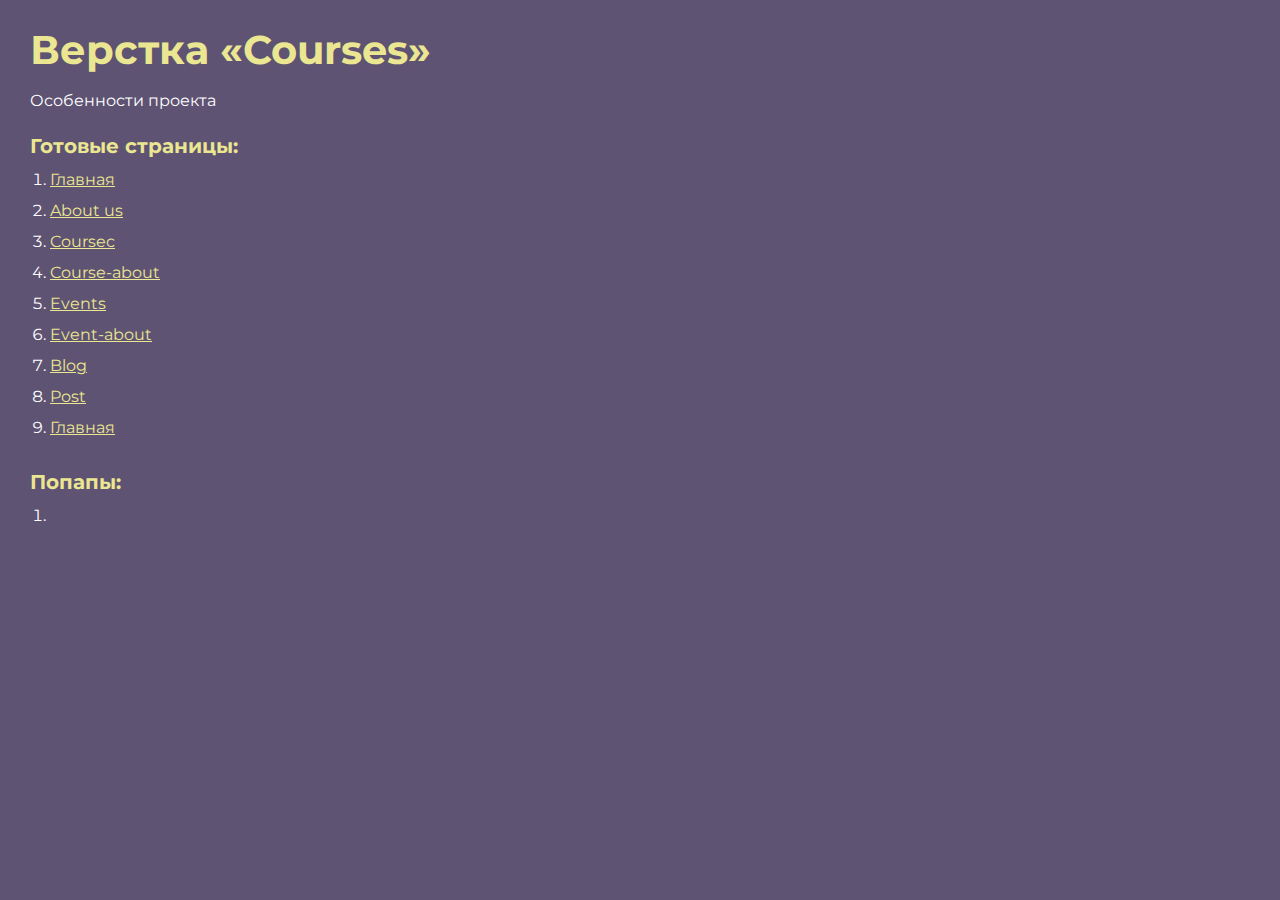
<file: index.html>
<!DOCTYPE html>
<html>

<head>
	<meta charset="UTF-8">
	<meta name="viewport" content="width=device-width, initial-scale=1.0">
	<title>Верстка «Courses»</title>
</head>

<body>
	<div class="rootpage">
		<h1>Верстка «Courses»</h1>
		<div class="rootpage__info">
			Особенности проекта
		</div>
		<h2>Готовые страницы:</h2>
		<ol class="rootpage__list">
			<li><a target="_blank" href="home.html">Главная</a></li>
			<li><a target="_blank" href="about-us.html">About us</a></li>
			<li><a target="_blank" href="courses.html">Coursec</a></li>
			<li><a target="_blank" href="course-about.html">Course-about</a></li>
			<li><a target="_blank" href="events.html">Events</a></li>
			<li><a target="_blank" href="event-about.html">Event-about</a></li>
			<li><a target="_blank" href="blog.html">Blog</a></li>
			<li><a target="_blank" href="blog-post.html">Post</a></li>
			<li><a target="_blank" href="contacts.html">Главная</a></li>
		</ol>
		<h2>Попапы:</h2>
		<ol class="rootpage__list">
			<li><a target="_blank" href="home.html#"></a></li>
		</ol>
	</div>
</body>
<style>
	@charset "UTF-8";
	@import url("https://fonts.googleapis.com/css?family=Montserrat:regular,700&display=swap");

	*,
	*::before,
	*::after {
		padding: 0px;
		margin: 0px;
		border: 0px;
		box-sizing: border-box;
	}

	html,
	body {
		height: 100%;
		margin: 0;
		padding: 0;
		min-width: 320px;
		width: 100%;
		color: #fff;
		background-color: #5e5373;
	}

	body {
		font-family: Montserrat;
		font-size: 100%;
		line-height: 1;
		font-size: 1rem;
	}

	a {
		text-decoration: underline;
		color: #ebe691
	}

	a:visited {
		text-decoration: underline;
		color: #aaa768;
	}

	a:hover {
		text-decoration: none;
	}

	ul li {
		list-style: none;
	}

	img {
		vertical-align: top;
	}

	.wrapper {
		width: 100%;
		min-height: 100%;
		overflow: hidden;
	}

	.rootpage {
		padding: 30px;
		display: flex;
		flex-direction: column;
		align-items: flex-start;
	}

	@media (max-width: 767px) {
		.rootpage {
			padding: 30px 15px;
		}
	}

	h1 {
		color: #ebe691;
		font-size: 2.5rem;
		margin: 0px 0px 1.25rem 0px;
	}

	@media (max-width: 767px) {
		h1 {
			font-size: 1.85rem;
			margin: 0px 0px 1.25rem 0px;
		}
	}

	h2 {
		color: #ebe691;
		font-size: 1.25rem;
		margin: 0px 0px 1rem 0px;
	}

	@media (max-width: 767px) {
		h2 {
			font-size: 1.125rem;
			margin: 0px 0px 1rem 0px;
		}
	}

	.rootpage__info {
		line-height: 140%;
		margin: 0px 0px 1.5rem 0px;
	}

	.rootpage__list {
		margin: 0px 0px 2.25rem 1.25rem;
	}

	.rootpage__list li:not(:last-child) {
		margin: 0px 0px 15px 0px;
	}

	.rootpage__contacts,
	.rootpage__tnx {
		border-radius: 200px;
		padding: 20px 65px;
		line-height: 140%;
	}

	@media (max-width: 767px) {

		.rootpage__contacts,
		.rootpage__tnx {
			border-radius: 40px;
			padding: 20px;
		}
	}

	.rootpage__contacts {
		background: #32b5a4;

	}

	.rootpage__contacts a {
		color: #ebe691;
	}

	.rootpage__tnx {
		background: #c22d63;
		margin: 0px 0px 1rem 0px;
	}
</style>

</html>
</file>
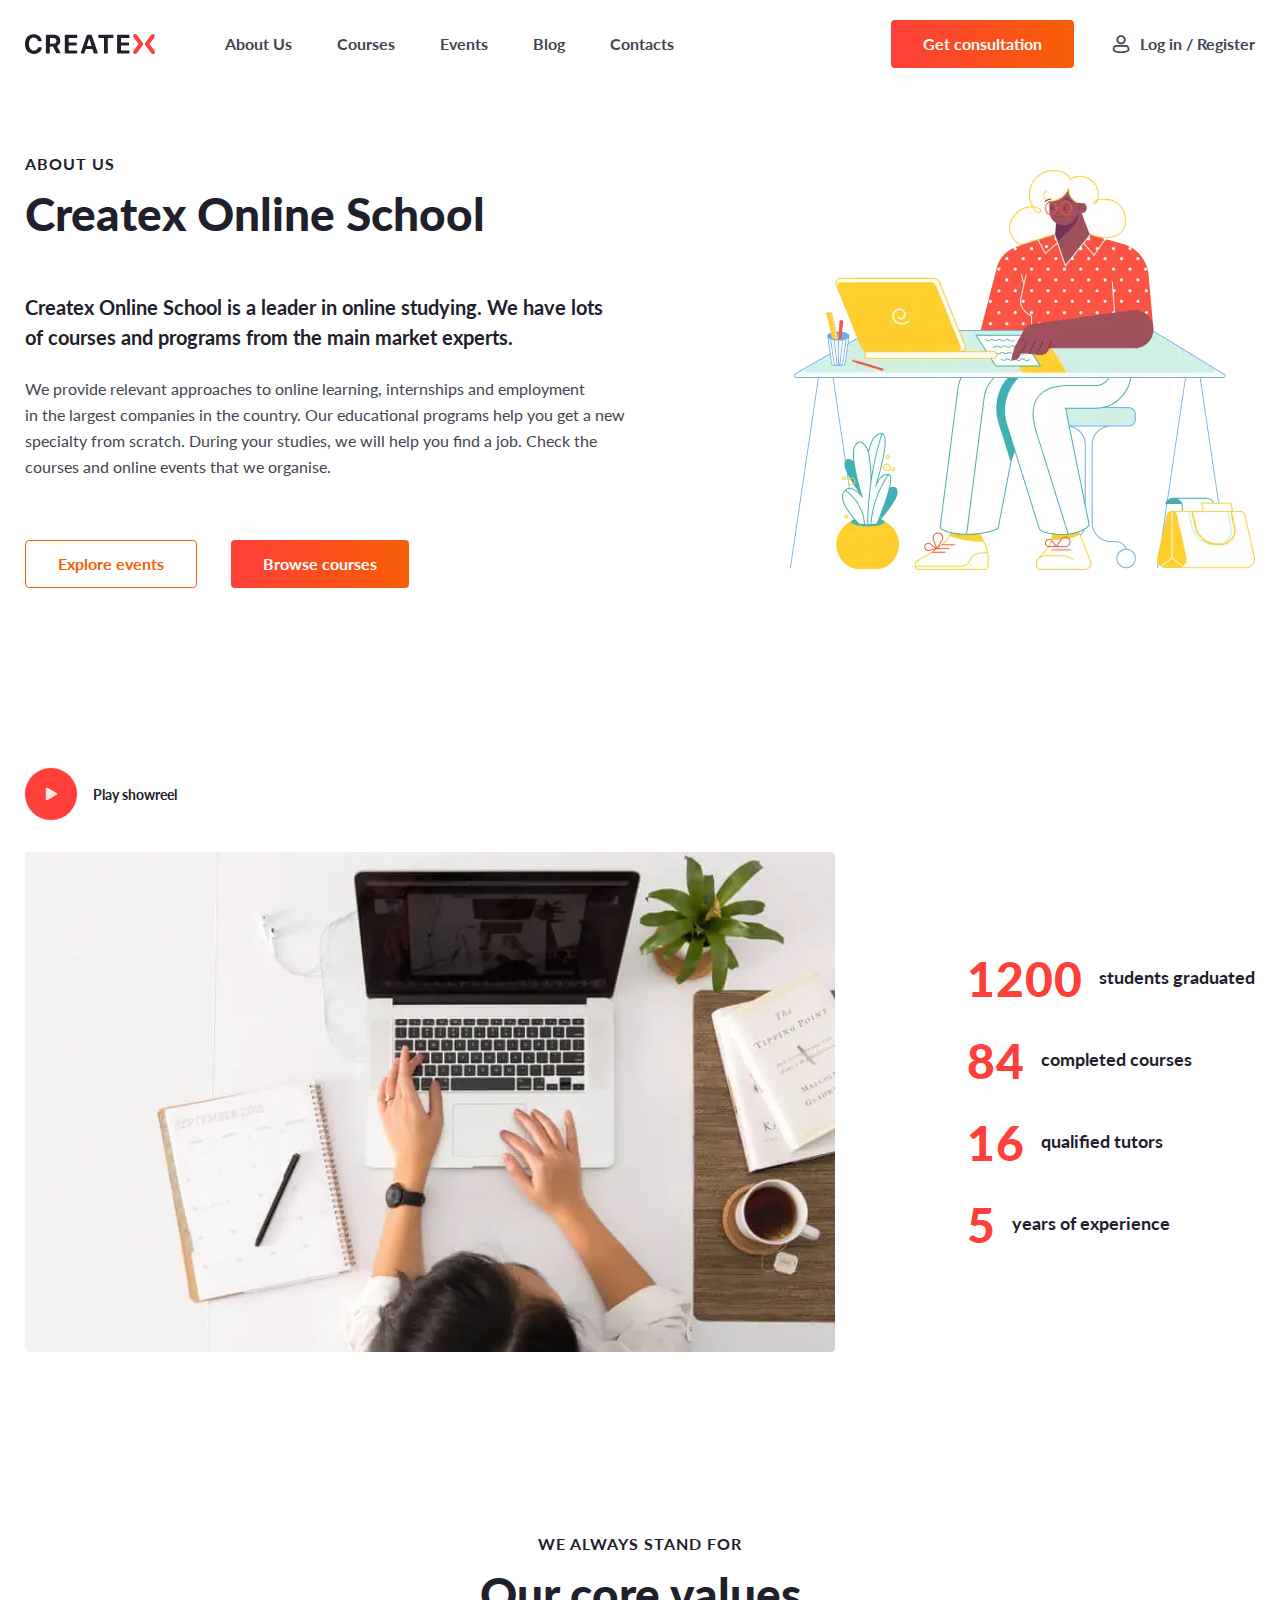
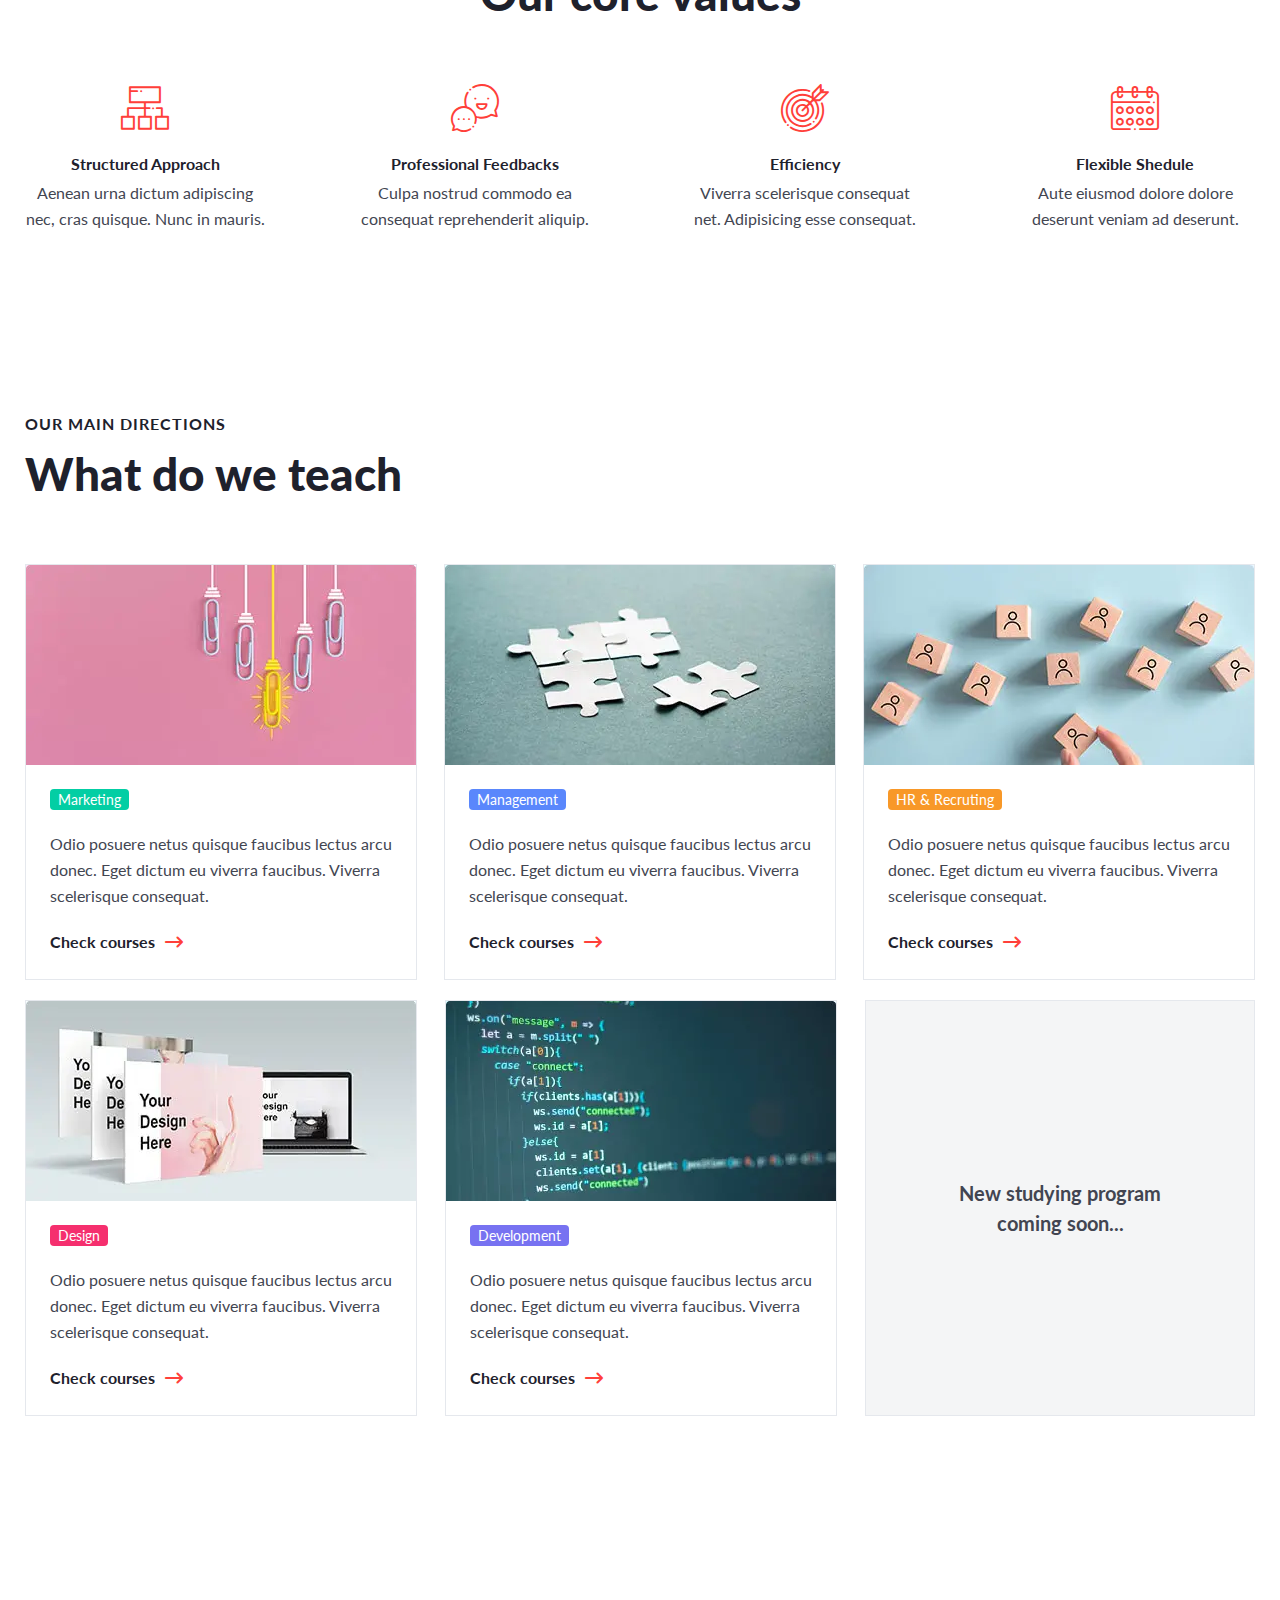
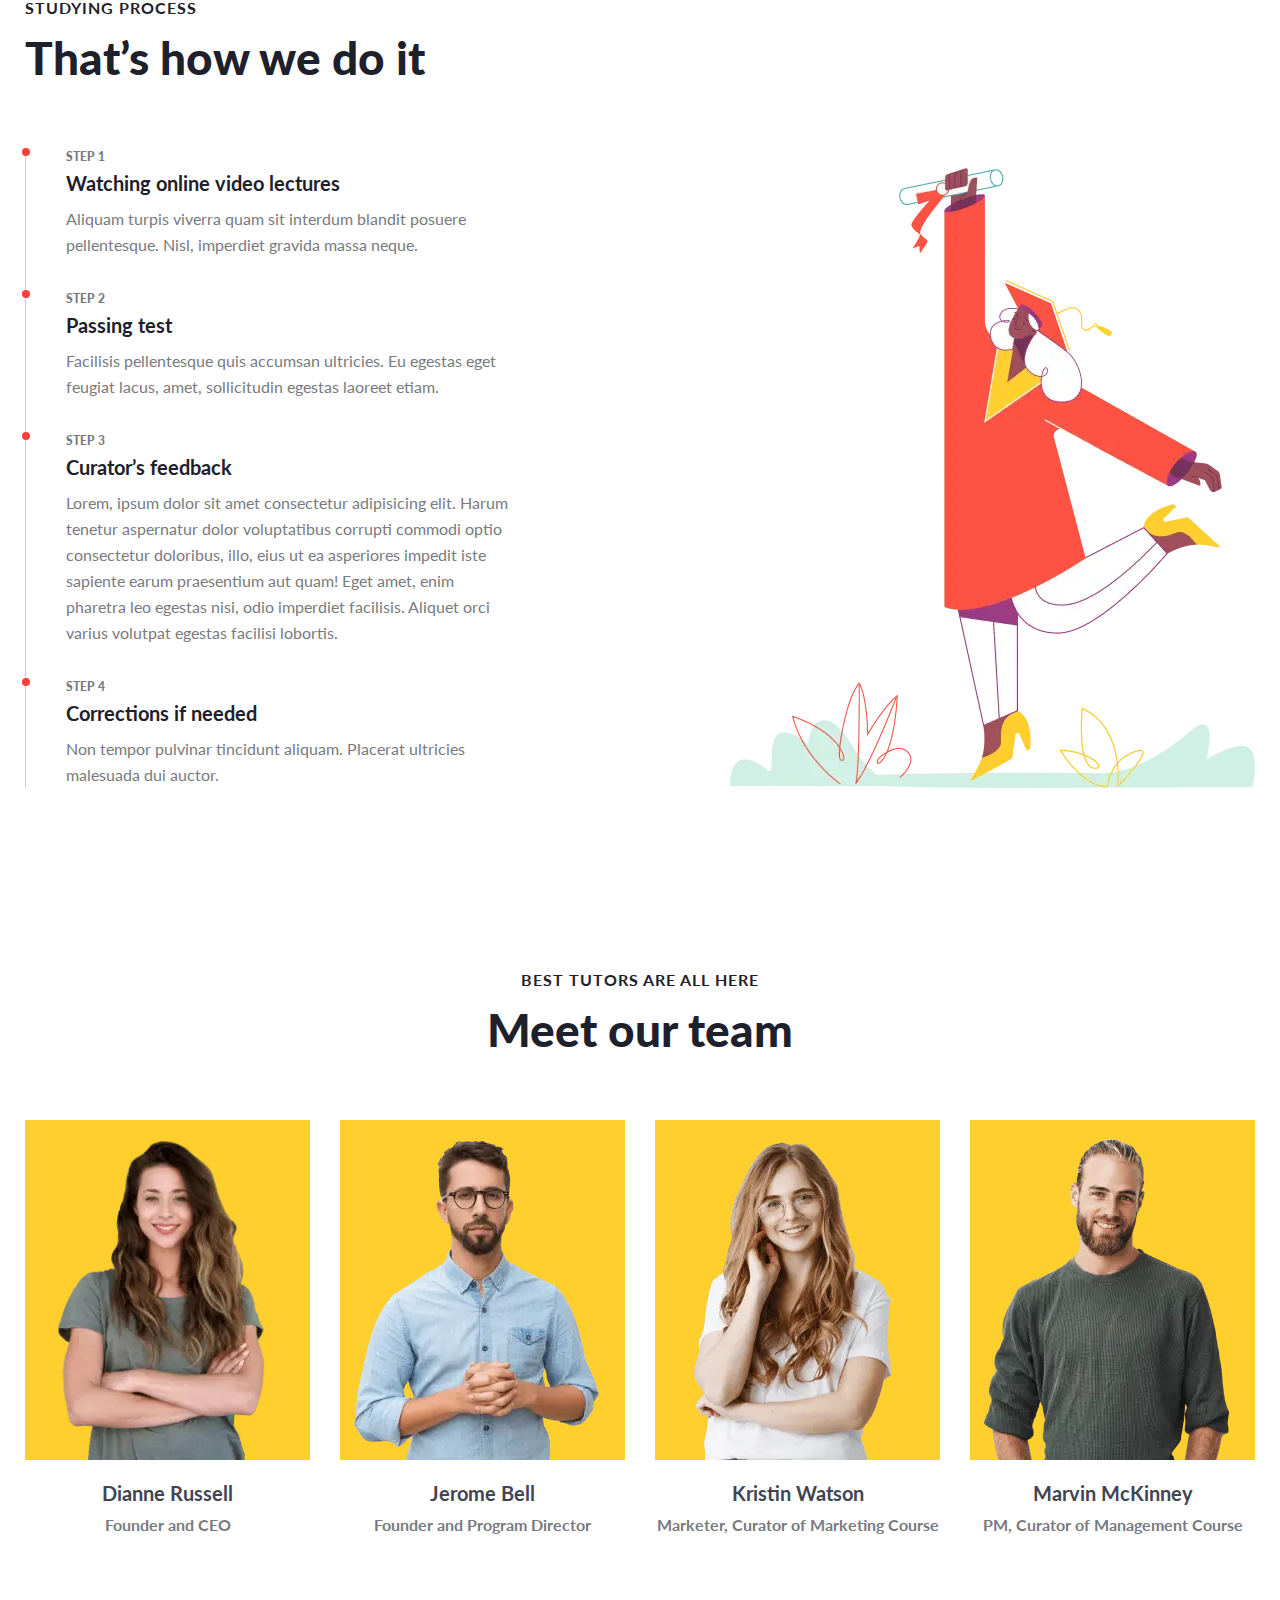
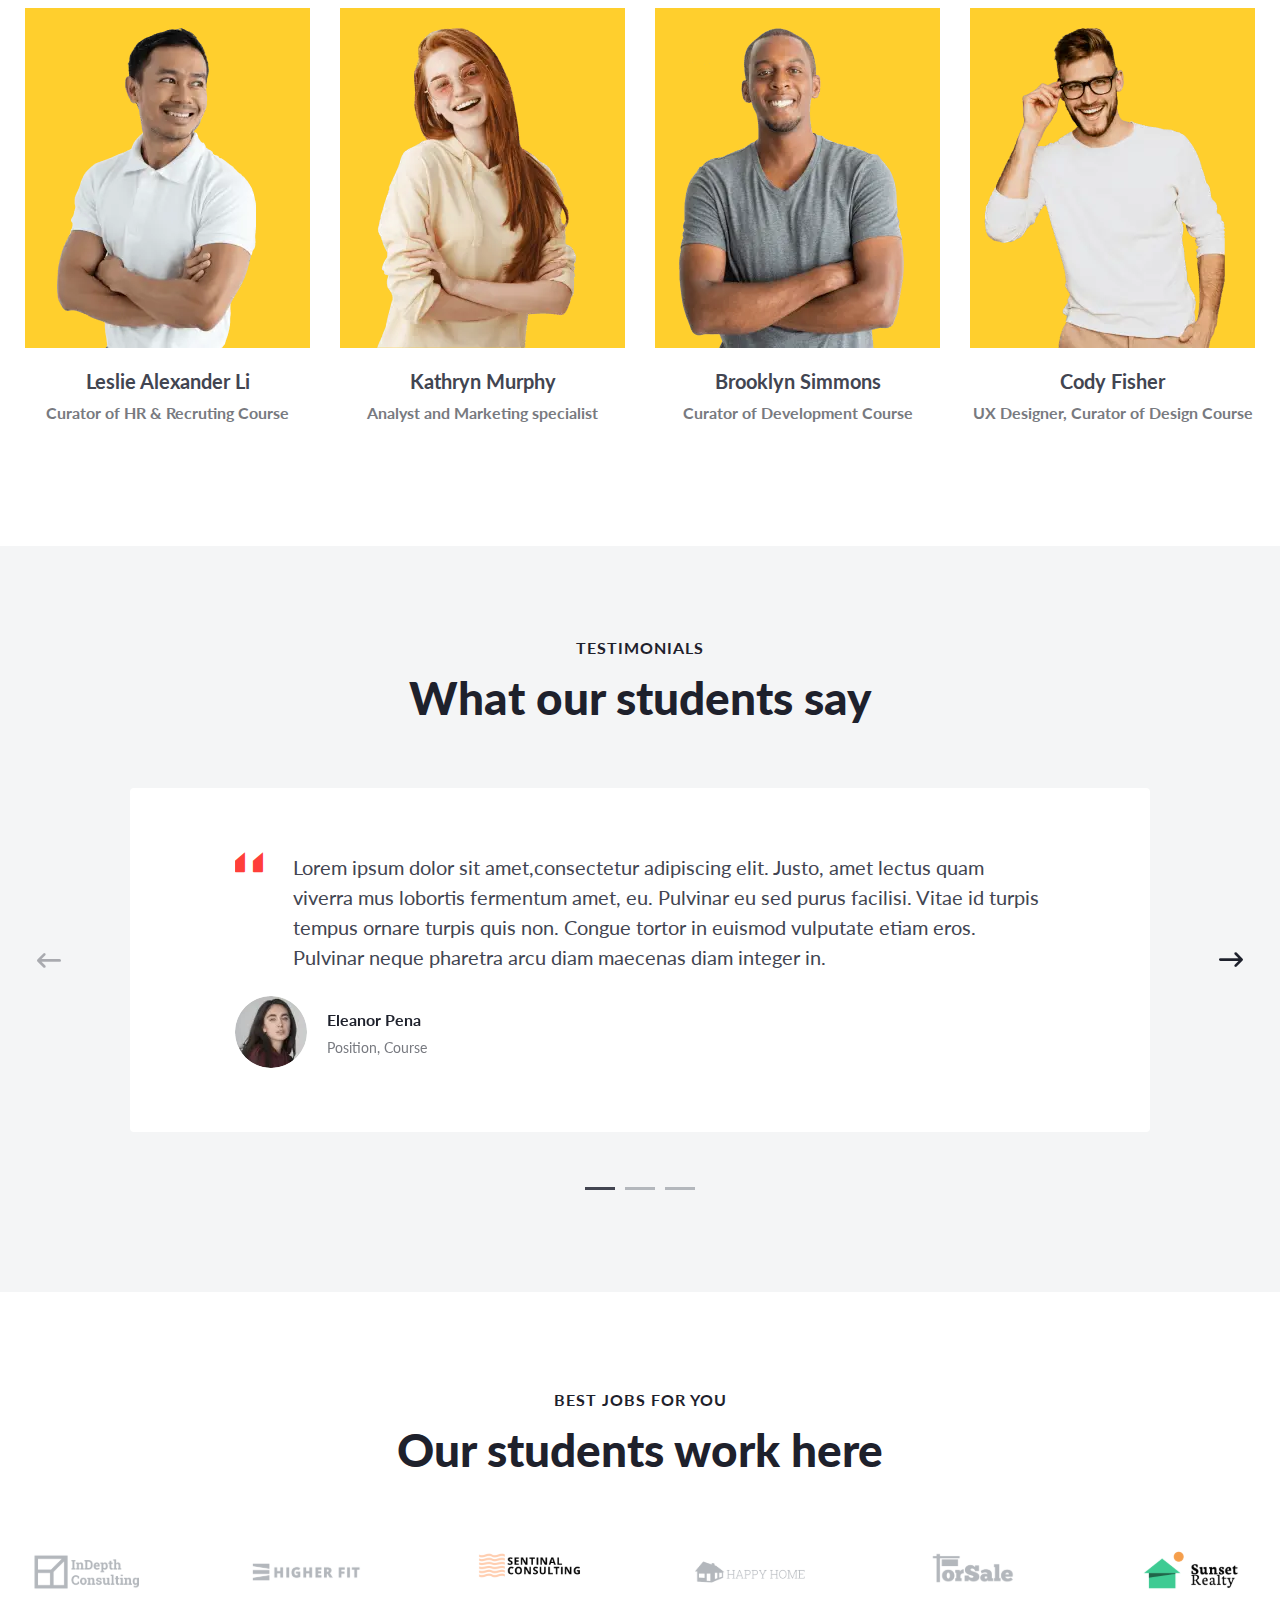
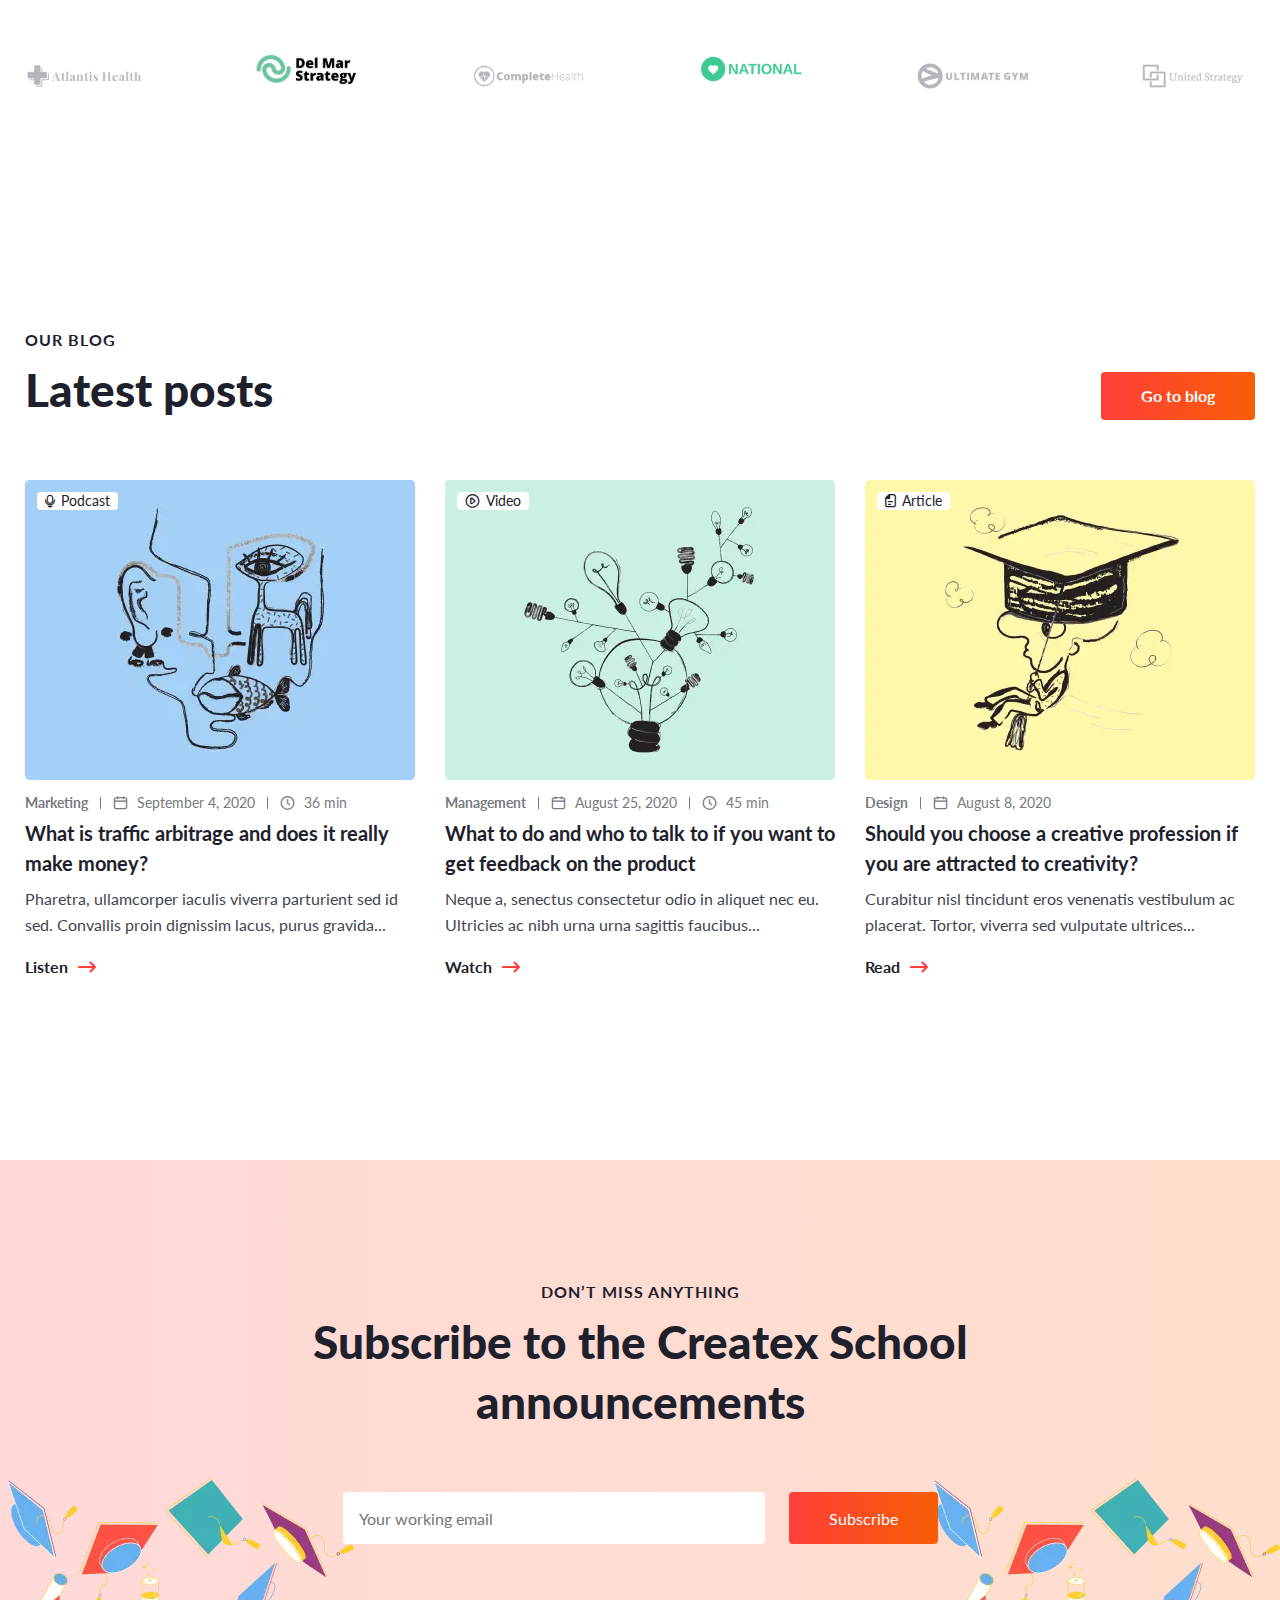
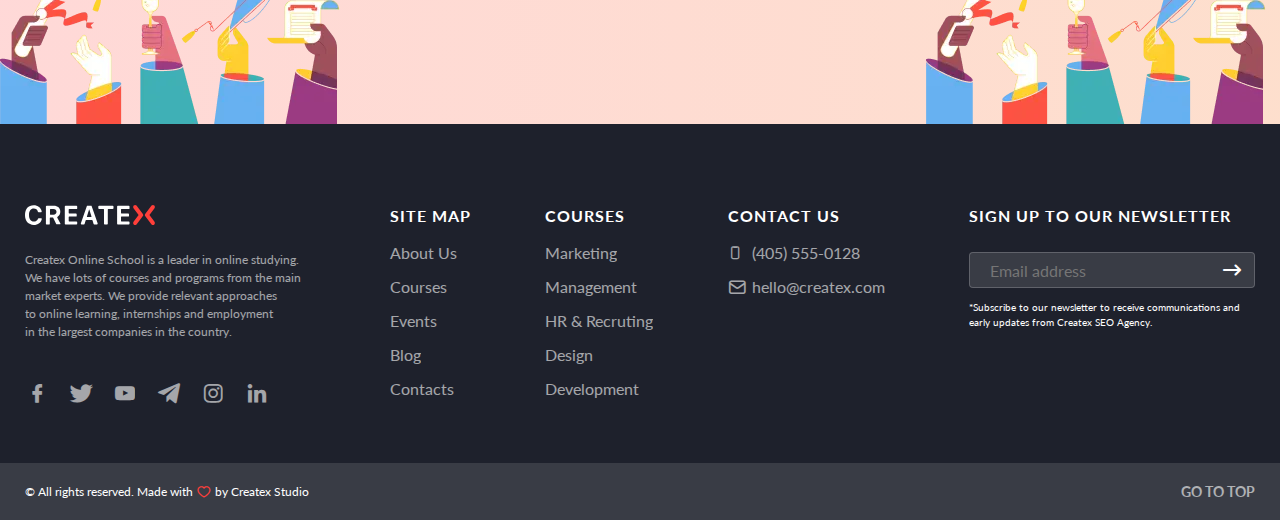
<file: about-us.html>
<!DOCTYPE html>
<html lang="en">

<head>
	<title>About us</title>
	<meta charset="UTF-8">
	<meta name="format-detection" content="telephone=no">
	<!-- <style>body{opacity: 0;}</style> -->
	<link rel="stylesheet" href="css/style.min.css?_v=20220609205536">
	<link rel="shortcut icon" href="favicon.ico">
	<!-- <meta name="robots" content="noindex, nofollow"> -->
	<meta name="viewport" content="width=device-width, initial-scale=1.0">
</head>

<body>
	<div class="wrapper">
		<header class="header">
			<div class="header__container">
				<div class="header__wrapper">
					<a href="home.html" class="header__logo"><img src="img/logo.svg" alt=""></a>
					<div class="header__menu menu">
						<nav class="menu__body">
							<ul class="menu__list">
								<li class="menu__item">
									<a class="menu__link" href="about-us.html">About Us</a>
								</li>
								<li class="menu__item">
									<a class="menu__link" href="courses.html">Courses</a>
								</li>
								<li class="menu__item">
									<a class="menu__link" href="events.html">Events</a>
								</li>
								<li class="menu__item">
									<a class="menu__link" href="blog.html">Blog</a>
								</li>
								<li class="menu__item">
									<a class="menu__link" href="contacts.html">Contacts</a>
								</li>
							</ul>
						</nav>
					</div>
					<div class="header__actions actions-header">
						<a data-da=".menu__list, 480" href="#" class="actions-header__button btn btn_orange">Get consultation</a>
						<a href="#" class="actions-header__login _icon-user"><span>Log in / Register</span></a>
					</div>
					<button type="button" class="menu__icon icon-menu"><span></span></button>
				</div>
			</div>
		</header>
		<main class="page page_inner">
			<section class="about-us">
				<div class="about-us__container">
					<div class="about-us__body">
						<div class="about-us__heading">
							<h2 class="about-us__subtitle subtitle-heading">About us</h2>
							<h3 class="about-us__title title-heading">Createx Online School</h3>
						</div>
						<p class="about-us__slogan">Createx Online School is a leader in online studying. We have lots of courses and programs from the main market experts.</p>
						<p class="about-us__text text">We provide relevant approaches to online learning, internships and employment in the largest companies in the country. Our educational programs help you get a new specialty from scratch. During your studies, we will help you find a job. Check the courses and online events that we organise.</p>
						<div class="about-us__buttons">
							<a href="" class="about-us__btn btn">Explore events</a>
							<a href="" class="about-us__btn btn btn_orange">Browse courses</a>
						</div>
					</div>
					<div class="about-us__image"><picture><source srcset="img/content/illustration-about.webp" type="image/webp"><img src="img/content/illustration-about.png" alt=""></picture></div>
				</div>
			</section>
			<section class="video-about">
				<div class="video-about__container">
					<div class="video-about__top">
						<div class="video-about__play play-btn"><button type="button" class="icon-play _icon-Polygon"></button> Play showreel</div>
					</div>
					<div class="video-about__body">
						<div class="video-about__image"><picture><source srcset="img/content/video.webp" type="image/webp"><img src="img/content/video.jpg" alt=""></picture></div>
						<ul class="video-about__statistics">
							<li class="video-about__item-statictics"><span>1200</span>students graduated</li>
							<li class="video-about__item-statictics"><span>84</span>completed courses</li>
							<li class="video-about__item-statictics"><span>16</span>qualified tutors</li>
							<li class="video-about__item-statictics"><span>5</span>years of experience</li>
						</ul>
					</div>
				</div>
			</section>
			<section class="core-values">
				<div class="core-values__container">
					<div class="core-values__heading">
						<h2 class="core-values__subtitle subtitle-heading">We always stand for</h2>
						<h3 class="core-values__title title-heading">Our core values</h3>
					</div>
					<div class="core-values__columns columns-values">
						<div class="columns-values__item">
							<div class="columns-values__icon _icon-ic-structure"></div>
							<h4 class="columns-values__title">Structured Approach</h4>
							<p class="columns-values__text text">Aenean urna dictum adipiscing nec, cras quisque. Nunc in mauris. </p>
						</div>
						<div class="columns-values__item">
							<div class="columns-values__icon _icon-ic-chat"></div>
							<h4 class="columns-values__title">Professional Feedbacks</h4>
							<p class="columns-values__text text">Culpa nostrud commodo ea consequat reprehenderit aliquip. </p>
						</div>
						<div class="columns-values__item">
							<div class="columns-values__icon _icon-ic-target"></div>
							<h4 class="columns-values__title">Efficiency</h4>
							<p class="columns-values__text text">Viverra scelerisque consequat net. Adipisicing esse consequat. </p>
						</div>
						<div class="columns-values__item">
							<div class="columns-values__icon _icon-ic-calendar"></div>
							<h4 class="columns-values__title">Flexible Shedule</h4>
							<p class="columns-values__text text">Aute eiusmod dolore dolore deserunt veniam ad deserunt. </p>
						</div>
					</div>
				</div>
			</section>
			<section class="directions">
				<div class="directions__container">
					<div class="directions__heading">
						<h2 class="directions__subtitle subtitle-heading">our main directions</h2>
						<h3 class="directions__title title-heading">What do we teach</h3>
					</div>
					<div class="directions__cards cards-directions">
						<article class="cards-directions__item">
							<div class="cards-directions__image"><picture><source srcset="img/direction/1.webp" type="image/webp"><img src="img/direction/1.jpg" alt=""></picture></div>
							<div class="cards-directions__info">
								<div class="cards-directions__range range-courses range-courses_marketing">Marketing</div>
								<div class="cards-directions__text text">Odio posuere netus quisque faucibus lectus arcu donec. Eget dictum eu viverra faucibus. Viverra scelerisque consequat.</div>
								<a href="" class="cards-directions__link-more link-more _icon-arrow">Check courses</a>
							</div>
						</article>
						<article class="cards-directions__item">
							<div class="cards-directions__image"><picture><source srcset="img/direction/2.webp" type="image/webp"><img src="img/direction/2.jpg" alt=""></picture></div>
							<div class="cards-directions__info">
								<div class="cards-directions__range range-courses range-courses_management">Management</div>
								<div class="cards-directions__text text">Odio posuere netus quisque faucibus lectus arcu donec. Eget dictum eu viverra faucibus. Viverra scelerisque consequat.</div>
								<a href="" class="cards-directions__link-more link-more _icon-arrow">Check courses</a>
							</div>
						</article>
						<article class="cards-directions__item">
							<div class="cards-directions__image"><picture><source srcset="img/direction/3.webp" type="image/webp"><img src="img/direction/3.jpg" alt=""></picture></div>
							<div class="cards-directions__info">
								<div class="cards-directions__range range-courses range-courses_hr">HR & Recruting</div>
								<div class="cards-directions__text text">Odio posuere netus quisque faucibus lectus arcu donec. Eget dictum eu viverra faucibus. Viverra scelerisque consequat.</div>
								<a href="" class="cards-directions__link-more link-more _icon-arrow">Check courses</a>
							</div>
						</article>
						<article class="cards-directions__item">
							<div class="cards-directions__image"><picture><source srcset="img/direction/4.webp" type="image/webp"><img src="img/direction/4.jpg" alt=""></picture></div>
							<div class="cards-directions__info">
								<div class="cards-directions__range range-courses range-courses_design">Design</div>
								<div class="cards-directions__text text">Odio posuere netus quisque faucibus lectus arcu donec. Eget dictum eu viverra faucibus. Viverra scelerisque consequat.</div>
								<a href="" class="cards-directions__link-more link-more _icon-arrow">Check courses</a>
							</div>
						</article>
						<article class="cards-directions__item">
							<div class="cards-directions__image"><picture><source srcset="img/direction/5.webp" type="image/webp"><img src="img/direction/5.jpg" alt=""></picture></div>
							<div class="cards-directions__info">
								<div class="cards-directions__range range-courses range-courses_development">Development</div>
								<div class="cards-directions__text text">Odio posuere netus quisque faucibus lectus arcu donec. Eget dictum eu viverra faucibus. Viverra scelerisque consequat.</div>
								<a href="" class="cards-directions__link-more link-more _icon-arrow">Check courses</a>
							</div>
						</article>
						<article class="cards-directions__item cards-directions__item_soon">
							<div class="cards-directions__soon">New studying program coming soon...</div>
						</article>
					</div>
				</div>
			</section>
			<section class="steps-about">
				<div class="steps-about__container">
					<div class="steps-about__body">
						<div class="steps-about__heading">
							<h2 class="steps-about__subtitle subtitle-heading">Studying process</h2>
							<h3 class="steps-about__title title-heading">That’s how we do it</h3>
						</div>
						<div class="steps-about__steps steps-block">
							<div class="steps-block__item">
								<p class="steps-block__subtitle">STEP 1</p>
								<h4 class="steps-block__title">Watching online video lectures</h4>
								<p class="steps-block__text text">Aliquam turpis viverra quam sit interdum blandit posuere pellentesque. Nisl, imperdiet gravida massa neque.</p>
							</div>
							<div class="steps-block__item">
								<p class="steps-block__subtitle">STEP 2</p>
								<h4 class="steps-block__title">Passing test</h4>
								<p class="steps-block__text text">Facilisis pellentesque quis accumsan ultricies. Eu egestas eget feugiat lacus, amet, sollicitudin egestas laoreet etiam. </p>
							</div>
							<div class="steps-block__item">
								<p class="steps-block__subtitle">STEP 3</p>
								<h4 class="steps-block__title">Curator’s feedback</h4>
								<p class="steps-block__text text">Lorem, ipsum dolor sit amet consectetur adipisicing elit. Harum tenetur aspernatur dolor voluptatibus corrupti commodi optio consectetur doloribus, illo, eius ut ea asperiores impedit iste sapiente earum praesentium aut quam! Eget amet, enim pharetra leo egestas nisi, odio imperdiet facilisis. Aliquet orci varius volutpat egestas facilisi lobortis. </p>
							</div>
							<div class="steps-block__item">
								<p class="steps-block__subtitle">STEP 4</p>
								<h4 class="steps-block__title">Corrections if needed</h4>
								<p class="steps-block__text text">Non tempor pulvinar tincidunt aliquam. Placerat ultricies malesuada dui auctor.</p>
							</div>
						</div>
					</div>
					<div class="steps-about__image"><picture><source srcset="img/content/illustration-steps.webp" type="image/webp"><img src="img/content/illustration-steps.png" alt=""></picture></div>
				</div>
			</section>
			<section class="team-about">
				<div class="team-about__container">
					<div class="team-about__heading">
						<h2 class="team-about__subtitle subtitle-heading">Best tutors are all here</h2>
						<h3 class="team-about__title title-heading">Meet our team</h3>
					</div>
					<div class="team-about__cards">
						<article class="team-about__team-card team-member">
							<div class="team-member__image-card">
								<div class="team-member__img"><picture><source srcset="img/team/1.webp" type="image/webp"><img src="img/team/1.png" alt="1"></picture></div>
								<div class="team-member__socials">
									<a href="#" class="team-member__social-link _icon-fb"></a>
									<a href="#" class="team-member__social-link _icon-insta"></a>
									<a href="#" class="team-member__social-link _icon-in"></a>
								</div>
							</div>
							<div class="team-member__info">
								<div class="team-member__name">Dianne Russell</div>
								<div class="team-member__position">Founder and CEO</div>
							</div>
						</article>
						<article class="team-about__team-card team-member">
							<div class="team-member__image-card">
								<div class="team-member__img"><picture><source srcset="img/team/2.webp" type="image/webp"><img src="img/team/2.png" alt="1"></picture></div>
								<div class="team-member__socials">
									<a href="#" class="team-member__social-link _icon-fb"></a>
									<a href="#" class="team-member__social-link _icon-insta"></a>
									<a href="#" class="team-member__social-link _icon-in"></a>
								</div>
							</div>
							<div class="team-member__info">
								<div class="team-member__name">Jerome Bell</div>
								<div class="team-member__position">Founder and Program Director</div>
							</div>
						</article>
						<article class="team-about__team-card team-member">
							<div class="team-member__image-card">
								<div class="team-member__img"><picture><source srcset="img/team/3.webp" type="image/webp"><img src="img/team/3.png" alt="1"></picture></div>
								<div class="team-member__socials">
									<a href="#" class="team-member__social-link _icon-fb"></a>
									<a href="#" class="team-member__social-link _icon-insta"></a>
									<a href="#" class="team-member__social-link _icon-in"></a>
								</div>
							</div>
							<div class="team-member__info">
								<div class="team-member__name">Kristin Watson</div>
								<div class="team-member__position">Marketer, Curator of Marketing Course</div>
							</div>
						</article>
						<article class="team-about__team-card team-member">
							<div class="team-member__image-card">
								<div class="team-member__img"><picture><source srcset="img/team/4.webp" type="image/webp"><img src="img/team/4.png" alt="1"></picture></div>
								<div class="team-member__socials">
									<a href="#" class="team-member__social-link _icon-fb"></a>
									<a href="#" class="team-member__social-link _icon-insta"></a>
									<a href="#" class="team-member__social-link _icon-in"></a>
								</div>
							</div>
							<div class="team-member__info">
								<div class="team-member__name">Marvin McKinney</div>
								<div class="team-member__position">PM, Curator of Management Course</div>
							</div>
						</article>
						<article class="team-about__team-card team-member">
							<div class="team-member__image-card">
								<div class="team-member__img"><picture><source srcset="img/team/5.webp" type="image/webp"><img src="img/team/5.png" alt="1"></picture></div>
								<div class="team-member__socials">
									<a href="#" class="team-member__social-link _icon-fb"></a>
									<a href="#" class="team-member__social-link _icon-insta"></a>
									<a href="#" class="team-member__social-link _icon-in"></a>
								</div>
							</div>
							<div class="team-member__info">
								<div class="team-member__name">Leslie Alexander Li</div>
								<div class="team-member__position">Curator of HR & Recruting Course</div>
							</div>
						</article>
						<article class="team-about__team-card team-member">
							<div class="team-member__image-card">
								<div class="team-member__img"><picture><source srcset="img/team/6.webp" type="image/webp"><img src="img/team/6.png" alt="1"></picture></div>
								<div class="team-member__socials">
									<a href="#" class="team-member__social-link _icon-fb"></a>
									<a href="#" class="team-member__social-link _icon-insta"></a>
									<a href="#" class="team-member__social-link _icon-in"></a>
								</div>
							</div>
							<div class="team-member__info">
								<div class="team-member__name">Kathryn Murphy</div>
								<div class="team-member__position">Analyst and Marketing specialist</div>
							</div>
						</article>
						<article class="team-about__team-card team-member">
							<div class="team-member__image-card">
								<div class="team-member__img"><picture><source srcset="img/team/7.webp" type="image/webp"><img src="img/team/7.png" alt="1"></picture></div>
								<div class="team-member__socials">
									<a href="#" class="team-member__social-link _icon-fb"></a>
									<a href="#" class="team-member__social-link _icon-insta"></a>
									<a href="#" class="team-member__social-link _icon-in"></a>
								</div>
							</div>
							<div class="team-member__info">
								<div class="team-member__name">Brooklyn Simmons</div>
								<div class="team-member__position">Curator of Development Course</div>
							</div>
						</article>
						<article class="team-about__team-card team-member">
							<div class="team-member__image-card">
								<div class="team-member__img"><picture><source srcset="img/team/8.webp" type="image/webp"><img src="img/team/8.png" alt="1"></picture></div>
								<div class="team-member__socials">
									<a href="#" class="team-member__social-link _icon-fb"></a>
									<a href="#" class="team-member__social-link _icon-insta"></a>
									<a href="#" class="team-member__social-link _icon-in"></a>
								</div>
							</div>
							<div class="team-member__info">
								<div class="team-member__name">Cody Fisher</div>
								<div class="team-member__position">UX Designer, Curator of Design Course</div>
							</div>
						</article>
					</div>
				</div>
			</section>
			<section class="testimonials">
				<section class="testimonials-page">
					<div class="testimonials-page__container">
						<div class="testimonials-page__body">
							<div class="testimonials-page__heading">
								<h2 class="testimonials-page__subtitle subtitle-heading">TESTIMONIALS</h2>
								<h3 class="testimonials-page__title title-heading">What our students say</h3>
							</div>
							<div class="testimonials-page__carousel">
								<div class="testimonials-page__controls controls-testimonials">
									<div class="controls-testimonials__prev control-arrows swiper-button-prev _icon-arrow"></div>
									<div class="controls-testimonials__next control-arrows swiper-button-next _icon-arrow"></div>
								</div>
								<div class="testimonials-page__slider swiper">
									<div class="testimonials-page__wrapper swiper-wrapper">
										<div class="testimonials-page__slide swiper-slide">
											<div class="testimonials-page__card-testimonials testimonials-card">
												<div class="testimonials-card__body">
													<p class="testimonials-card__text text _icon-quote">Lorem ipsum dolor sit amet,consectetur adipiscing elit. Justo, amet lectus quam viverra mus lobortis fermentum amet, eu. Pulvinar eu sed purus facilisi. Vitae id turpis tempus ornare turpis quis non. Congue tortor in euismod vulputate etiam eros. Pulvinar neque pharetra arcu diam maecenas diam integer in.</p>
													<div class="testimonials-card__user-profile">
														<div class="testimonials-card__img"><picture><source srcset="img/content/user.webp" type="image/webp"><img src="img/content/user.png" alt="avatar"></picture></div>
														<div class="testimonials-card__info">
															<div class="testimonials-card__name">Eleanor Pena</div>
															<div class="testimonials-card__position">Position, Course</div>
														</div>
													</div>
												</div>
											</div>
										</div>
										<div class="testimonials-page__slide swiper-slide">
											<div class="testimonials-page__card-testimonials testimonials-card">
												<div class="testimonials-card__body">
													<p class="testimonials-card__text text _icon-quote">Lorem ipsum dolor sit amet,consectetur adipiscing elit. Justo, amet lectus quam viverra mus lobortis fermentum amet, eu. Pulvinar eu sed purus facilisi. Vitae id turpis tempus ornare turpis quis non. Congue tortor in euismod vulputate etiam eros. Pulvinar neque pharetra arcu diam maecenas diam integer in.</p>
													<div class="testimonials-card__user-profile">
														<div class="testimonials-card__img"><picture><source srcset="img/content/user.webp" type="image/webp"><img src="img/content/user.png" alt="avatar"></picture></div>
														<div class="testimonials-card__info">
															<div class="testimonials-card__name">Eleanor Pena</div>
															<div class="testimonials-card__position">Position, Course</div>
														</div>
													</div>
												</div>
											</div>
										</div>
										<div class="testimonials-page__slide swiper-slide">
											<div class="testimonials-page__card-testimonials testimonials-card">
												<div class="testimonials-card__body">
													<p class="testimonials-card__text text _icon-quote">Lorem ipsum dolor sit amet consectetur adipisicing elit. Ab animi sint voluptatibus, quisquam enim minus veniam. Consequuntur modi dolores nulla sit animi numquam perferendis magnam. Asperiores et est voluptatem possimus? Lorem ipsum dolor sit amet,consectetur adipiscing elit. Justo, amet lectus quam viverra mus lobortis fermentum amet, eu. Pulvinar eu sed purus facilisi. Vitae id turpis tempus ornare turpis quis non. Congue tortor in euismod vulputate etiam eros. Pulvinar neque pharetra arcu diam maecenas diam integer in.</p>
													<div class="testimonials-card__user-profile">
														<div class="testimonials-card__img"><picture><source srcset="img/content/user.webp" type="image/webp"><img src="img/content/user.png" alt="avatar"></picture></div>
														<div class="testimonials-card__info">
															<div class="testimonials-card__name">Eleanor Pena</div>
															<div class="testimonials-card__position">Position, Course</div>
														</div>
													</div>
												</div>
											</div>
										</div>
									</div>
									<div class="testimonials-page__pagination swiper-pagination"></div>
								</div>
							</div>
						</div>
					</div>
				</section>
				<!-- Оболочка слайдера -->
				<div class="имя-блока__slider swiper">
					<!-- Двигающееся часть слайдера -->
					<div class="имя-блока__wrapper swiper-wrapper">
						<!-- Слайд -->
						<div class="имя-блока__slide swiper-slide"></div>
					</div>
					<!-- Если нужна пагинация -->
					<div class="swiper-pagination"></div>
					<!-- Если нужна навигация (влево/вправо) -->
					<button type="button" class="swiper-button-prev"></button>
					<button type="button" class="swiper-button-next"></button>
					<!-- Если нужен скролбар -->
					<div class="swiper-scrollbar"></div>
				</div>
			</section>
			<section class="jobs-about">
				<div class="jobs-about__container">
					<div class="jobs-about__heading">
						<h2 class="jobs-about__subtitle subtitle-heading">best jobs for you</h2>
						<h3 class="jobs-about__title title-heading">Our students work here</h3>
					</div>
					<div class="jobs-about__company company-block">
						<div class="company-block__logo"><img src="img/logo-jobs/1.svg" alt=""></div>
						<div class="company-block__logo"><img src="img/logo-jobs/2.svg" alt=""></div>
						<div class="company-block__logo"><img src="img/logo-jobs/3.svg" alt=""></div>
						<div class="company-block__logo"><img src="img/logo-jobs/4.svg" alt=""></div>
						<div class="company-block__logo"><img src="img/logo-jobs/5.svg" alt=""></div>
						<div class="company-block__logo"><img src="img/logo-jobs/6.svg" alt=""></div>
						<div class="company-block__logo"><img src="img/logo-jobs/7.svg" alt=""></div>
						<div class="company-block__logo"><img src="img/logo-jobs/8.svg" alt=""></div>
						<div class="company-block__logo"><img src="img/logo-jobs/9.svg" alt=""></div>
						<div class="company-block__logo"><img src="img/logo-jobs/10.svg" alt=""></div>
						<div class="company-block__logo"><img src="img/logo-jobs/11.svg" alt=""></div>
						<div class="company-block__logo"><img src="img/logo-jobs/12.svg" alt=""></div>
					</div>
				</div>
			</section>
			<section class="blog">
				<section class="blog">
					<div class="blog__container">
						<div class="blog__body">
							<div class="blog__top">
								<div class="blog__heading">
									<h2 class="blog__subtitle subtitle-heading">Our blog</h2>
									<h3 class="blog__title title-heading">Latest posts</h3>
								</div>
								<a href="#" class="blog__btn btn btn_orange">Go to blog</a>
							</div>
							<div class="blog__column posts-column">
								<div class="posts-column__body">
									<div class="posts-column__img">
										<div class="posts-column__category _icon-microphote">Podcast</div>
										<picture><source srcset="img/blog/1.webp" type="image/webp"><img src="img/blog/1.jpg" alt="1"></picture>
									</div>
									<div class="posts-column__info">
										<ul class="posts-column__about-post">
											<li class="posts-column__item">Marketing</li>
											<li class="posts-column__item _icon-calendar">September 4, 2020</li>
											<li class="posts-column__item _icon-clock">36 min</li>
										</ul>
										<h4 class="posts-column__title">What is traffic arbitrage and does it really make money?</h4>
										<p class="posts-column__text text">Pharetra, ullamcorper iaculis viverra parturient sed id sed. Convallis proin dignissim lacus, purus gravida...</p>
										<a href="#" class="posts-column__link-more link-more _icon-arrow">Listen</a>
									</div>
								</div>
								<div class="posts-column__body">
									<div class="posts-column__img">
										<picture><source srcset="img/blog/2.webp" type="image/webp"><img src="img/blog/2.jpg" alt="1"></picture>
										<div class="posts-column__category _icon-play">Video</div>
									</div>
									<div class="posts-column__info">
										<ul class="posts-column__about-post">
											<li class="posts-column__item">Management</li>
											<li class="posts-column__item _icon-calendar">August 25, 2020</li>
											<li class="posts-column__item _icon-clock">45 min</li>
										</ul>
										<h4 class="posts-column__title">What to do and who to talk to if you want to get feedback on the product</h4>
										<p class="posts-column__text text">Neque a, senectus consectetur odio in aliquet nec eu. Ultricies ac nibh urna urna sagittis faucibus...</p>
										<a href="#" class="posts-column__link-more link-more _icon-arrow">Watch</a>
									</div>
								</div>
								<div class="posts-column__body">
									<div class="posts-column__img">
										<div class="posts-column__category _icon-file">Article</div>
										<picture><source srcset="img/blog/3.webp" type="image/webp"><img src="img/blog/3.jpg" alt="1"></picture>
									</div>
									<div class="posts-column__info">
										<ul class="posts-column__about-post">
											<li class="posts-column__item">Design</li>
											<li class="posts-column__item _icon-calendar">August 8, 2020</li>
										</ul>
										<h4 class="posts-column__title">Should you choose a creative profession if you are attracted to creativity?</h4>
										<p class="posts-column__text text">Curabitur nisl tincidunt eros venenatis vestibulum ac placerat. Tortor, viverra sed vulputate ultrices...</p>
										<a href="#" class="posts-column__link-more link-more _icon-arrow">Read</a>
									</div>
								</div>
							</div>
						</div>
					</div>
				</section>
			</section>
			<section class="subscribe">
				<section class="subscribe-page">
					<div class="subscribe-page__container">
						<div class="subscribe-page__body">
							<div class="subscribe-page__heading">
								<h2 class="subscribe-page__subtitle subtitle-heading">Don’t miss anything</h2>
								<h3 class="subscribe-page__title title-heading">Subscribe to the Createx School announcements</h3>
							</div>
							<form class="subscribe-page__form form-subscribe">
								<input class="form-subscribe__email" type="email" placeholder="Your working email" name="email">
								<button class="form-subscribe__btn btn btn_orange">Subscribe</button>
							</form>
						</div>
					</div>
					<div class="subscribe-page__illustrations illustrations-subscribe">
						<div class="illustrations-subscribe__body">
							<div class="illustrations-subscribe__img"><picture><source srcset="img/content/illustration.webp" type="image/webp"><img src="img/content/illustration.png" alt="1"></picture></div>
							<div class="illustrations-subscribe__img"><picture><source srcset="img/content/illustration.webp" type="image/webp"><img src="img/content/illustration.png" alt="2"></picture></div>
						</div>
					</div>
				</section>
			</section>
		</main>
		<footer class="footer">
			<div class="footer__top top-footer">
				<div class="top-footer__container">
					<div class="top-footer__body">
						<div class="top-footer__info info-top-footer">
							<a href="#main" class="info-top-footer__logo"><img src="img/logo-white.svg" alt="logo"></a>
							<div class="info-top-footer__text">Createx Online School is a leader in online studying. We have lots of courses and programs from the main market experts. We provide relevant approaches to online learning, internships and employment in the largest companies in the country. </div>
							<ul class="info-top-footer__socials">
								<li class="info-top-footer__socials-item"><a href="#" class="info-top-footer__socials-link _icon-fb"></a></li>
								<li class="info-top-footer__socials-item"><a href="#" class="info-top-footer__socials-link _icon-twitter"></a></li>
								<li class="info-top-footer__socials-item"><a href="#" class="info-top-footer__socials-link _icon-youtube"></a></li>
								<li class="info-top-footer__socials-item"><a href="#" class="info-top-footer__socials-link _icon-telegram"></a></li>
								<li class="info-top-footer__socials-item"><a href="#" class="info-top-footer__socials-link _icon-insta"></a></li>
								<li class="info-top-footer__socials-item"><a href="#" class="info-top-footer__socials-link _icon-in"></a></li>
							</ul>
						</div>
						<div class="top-footer__navigation navigation-footer">
							<ul class="navigation-footer__site-map nav-list">
								<li class="nav-list__subject">SITE MAP</li>
								<li class="nav-list__item"><a href="#about" class="nav-list__link">About Us</a></li>
								<li class="nav-list__item"><a href="#courses" class="nav-list__link">Courses</a></li>
								<li class="nav-list__item"><a href="#events" class="nav-list__link">Events</a></li>
								<li class="nav-list__item"><a href="#blog" class="nav-list__link">Blog</a></li>
								<li class="nav-list__item"><a href="#contacts" class="nav-list__link">Contacts</a></li>
							</ul>
							<ul class="navigation-footer__courses nav-list">
								<li class="nav-list__subject">COURSES</li>
								<li class="nav-list__item"><a href="#" class="nav-list__link">Marketing</a></li>
								<li class="nav-list__item"><a href="#" class="nav-list__link">Management</a></li>
								<li class="nav-list__item"><a href="#" class="nav-list__link">HR & Recruting</a></li>
								<li class="nav-list__item"><a href="#" class="nav-list__link">Design</a></li>
								<li class="nav-list__item"><a href="#" class="nav-list__link">Development</a></li>
							</ul>
							<ul class="navigation-footer__contact nav-list">
								<li class="nav-list__subject">CONTACT US</li>
								<li class="nav-list__item"><a href="tel:+4055550128" class="nav-list__link nav-list__link_icon _icon-phone">(405) 555-0128</a></li>
								<li class="nav-list__item"><a href="mailto:hello@createx.com" class="nav-list__link nav-list__link_icon _icon-mail">hello@createx.com</a></li>
							</ul>
						</div>
						<div class="top-footer__subscribe subscribe-list">
							<div class="subscribe-list__subgect">SIGN UP TO OUR NEWSLETTER</div>
							<form action="" class="subscribe-list__form">
								<input class="subscribe-list__email" type="email" placeholder="Email address" name="email">
								<button class="subscribe-list__btn _icon-arrow"></button>
							</form>
							<p class="subscribe-list__remark">*Subscribe to our newsletter to receive communications and early updates from Createx SEO Agency.</p>
						</div>
					</div>
				</div>
			</div>
			<div class="footer__bottom bottom-footer">
				<div class="bottom-footer__container">
					<div class="bottom-footer__body">
						<div class="bottom-footer__copyright">© All rights reserved. Made with <span class="_icon-heart"></span>by Createx Studio</div>
						<a href="#main" class="bottom-footer__top-link">GO TO TOP</a>
					</div>
				</div>
			</div>
		</footer>
	</div>
	<!-- 
<div id="popup" aria-hidden="true" class="popup">
	<div class="popup__wrapper">
		<div class="popup__content">
			<button data-close type="button" class="popup__close">Закрыть</button>
			<div class="popup__text">
			</div>
		</div>
	</div>
</div>
 -->

	<script src="js/app.min.js?_v=20220609205536"></script>
</body>

</html>
</file>
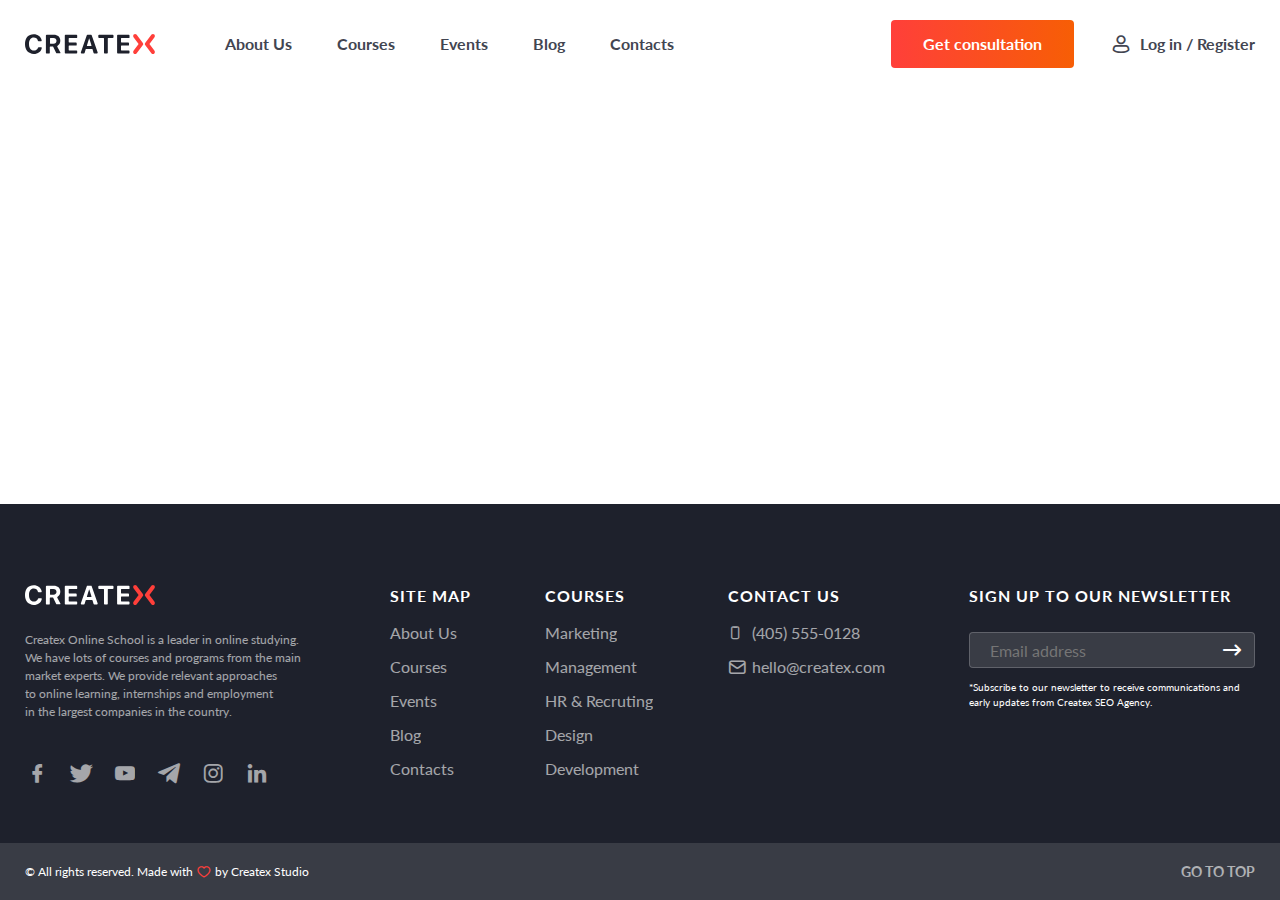
<file: blog-post.html>
<!DOCTYPE html>
<html lang="en">

<head>
	<title>Post</title>
	<meta charset="UTF-8">
	<meta name="format-detection" content="telephone=no">
	<!-- <style>body{opacity: 0;}</style> -->
	<link rel="stylesheet" href="css/style.min.css?_v=20220609205536">
	<link rel="shortcut icon" href="favicon.ico">
	<!-- <meta name="robots" content="noindex, nofollow"> -->
	<meta name="viewport" content="width=device-width, initial-scale=1.0">
</head>

<body>
	<div class="wrapper">
		<header class="header">
			<div class="header__container">
				<div class="header__wrapper">
					<a href="home.html" class="header__logo"><img src="img/logo.svg" alt=""></a>
					<div class="header__menu menu">
						<nav class="menu__body">
							<ul class="menu__list">
								<li class="menu__item">
									<a class="menu__link" href="about-us.html">About Us</a>
								</li>
								<li class="menu__item">
									<a class="menu__link" href="courses.html">Courses</a>
								</li>
								<li class="menu__item">
									<a class="menu__link" href="events.html">Events</a>
								</li>
								<li class="menu__item">
									<a class="menu__link" href="blog.html">Blog</a>
								</li>
								<li class="menu__item">
									<a class="menu__link" href="contacts.html">Contacts</a>
								</li>
							</ul>
						</nav>
					</div>
					<div class="header__actions actions-header">
						<a data-da=".menu__list, 480" href="#" class="actions-header__button btn btn_orange">Get consultation</a>
						<a href="#" class="actions-header__login _icon-user"><span>Log in / Register</span></a>
					</div>
					<button type="button" class="menu__icon icon-menu"><span></span></button>
				</div>
			</div>
		</header>
		<main class="page page_inner">
		</main>
		<footer class="footer">
			<div class="footer__top top-footer">
				<div class="top-footer__container">
					<div class="top-footer__body">
						<div class="top-footer__info info-top-footer">
							<a href="#main" class="info-top-footer__logo"><img src="img/logo-white.svg" alt="logo"></a>
							<div class="info-top-footer__text">Createx Online School is a leader in online studying. We have lots of courses and programs from the main market experts. We provide relevant approaches to online learning, internships and employment in the largest companies in the country. </div>
							<ul class="info-top-footer__socials">
								<li class="info-top-footer__socials-item"><a href="#" class="info-top-footer__socials-link _icon-fb"></a></li>
								<li class="info-top-footer__socials-item"><a href="#" class="info-top-footer__socials-link _icon-twitter"></a></li>
								<li class="info-top-footer__socials-item"><a href="#" class="info-top-footer__socials-link _icon-youtube"></a></li>
								<li class="info-top-footer__socials-item"><a href="#" class="info-top-footer__socials-link _icon-telegram"></a></li>
								<li class="info-top-footer__socials-item"><a href="#" class="info-top-footer__socials-link _icon-insta"></a></li>
								<li class="info-top-footer__socials-item"><a href="#" class="info-top-footer__socials-link _icon-in"></a></li>
							</ul>
						</div>
						<div class="top-footer__navigation navigation-footer">
							<ul class="navigation-footer__site-map nav-list">
								<li class="nav-list__subject">SITE MAP</li>
								<li class="nav-list__item"><a href="#about" class="nav-list__link">About Us</a></li>
								<li class="nav-list__item"><a href="#courses" class="nav-list__link">Courses</a></li>
								<li class="nav-list__item"><a href="#events" class="nav-list__link">Events</a></li>
								<li class="nav-list__item"><a href="#blog" class="nav-list__link">Blog</a></li>
								<li class="nav-list__item"><a href="#contacts" class="nav-list__link">Contacts</a></li>
							</ul>
							<ul class="navigation-footer__courses nav-list">
								<li class="nav-list__subject">COURSES</li>
								<li class="nav-list__item"><a href="#" class="nav-list__link">Marketing</a></li>
								<li class="nav-list__item"><a href="#" class="nav-list__link">Management</a></li>
								<li class="nav-list__item"><a href="#" class="nav-list__link">HR & Recruting</a></li>
								<li class="nav-list__item"><a href="#" class="nav-list__link">Design</a></li>
								<li class="nav-list__item"><a href="#" class="nav-list__link">Development</a></li>
							</ul>
							<ul class="navigation-footer__contact nav-list">
								<li class="nav-list__subject">CONTACT US</li>
								<li class="nav-list__item"><a href="tel:+4055550128" class="nav-list__link nav-list__link_icon _icon-phone">(405) 555-0128</a></li>
								<li class="nav-list__item"><a href="mailto:hello@createx.com" class="nav-list__link nav-list__link_icon _icon-mail">hello@createx.com</a></li>
							</ul>
						</div>
						<div class="top-footer__subscribe subscribe-list">
							<div class="subscribe-list__subgect">SIGN UP TO OUR NEWSLETTER</div>
							<form action="" class="subscribe-list__form">
								<input class="subscribe-list__email" type="email" placeholder="Email address" name="email">
								<button class="subscribe-list__btn _icon-arrow"></button>
							</form>
							<p class="subscribe-list__remark">*Subscribe to our newsletter to receive communications and early updates from Createx SEO Agency.</p>
						</div>
					</div>
				</div>
			</div>
			<div class="footer__bottom bottom-footer">
				<div class="bottom-footer__container">
					<div class="bottom-footer__body">
						<div class="bottom-footer__copyright">© All rights reserved. Made with <span class="_icon-heart"></span>by Createx Studio</div>
						<a href="#main" class="bottom-footer__top-link">GO TO TOP</a>
					</div>
				</div>
			</div>
		</footer>
	</div>
	<!-- 
<div id="popup" aria-hidden="true" class="popup">
	<div class="popup__wrapper">
		<div class="popup__content">
			<button data-close type="button" class="popup__close">Закрыть</button>
			<div class="popup__text">
			</div>
		</div>
	</div>
</div>
 -->

	<script src="js/app.min.js?_v=20220609205536"></script>
</body>

</html>
</file>
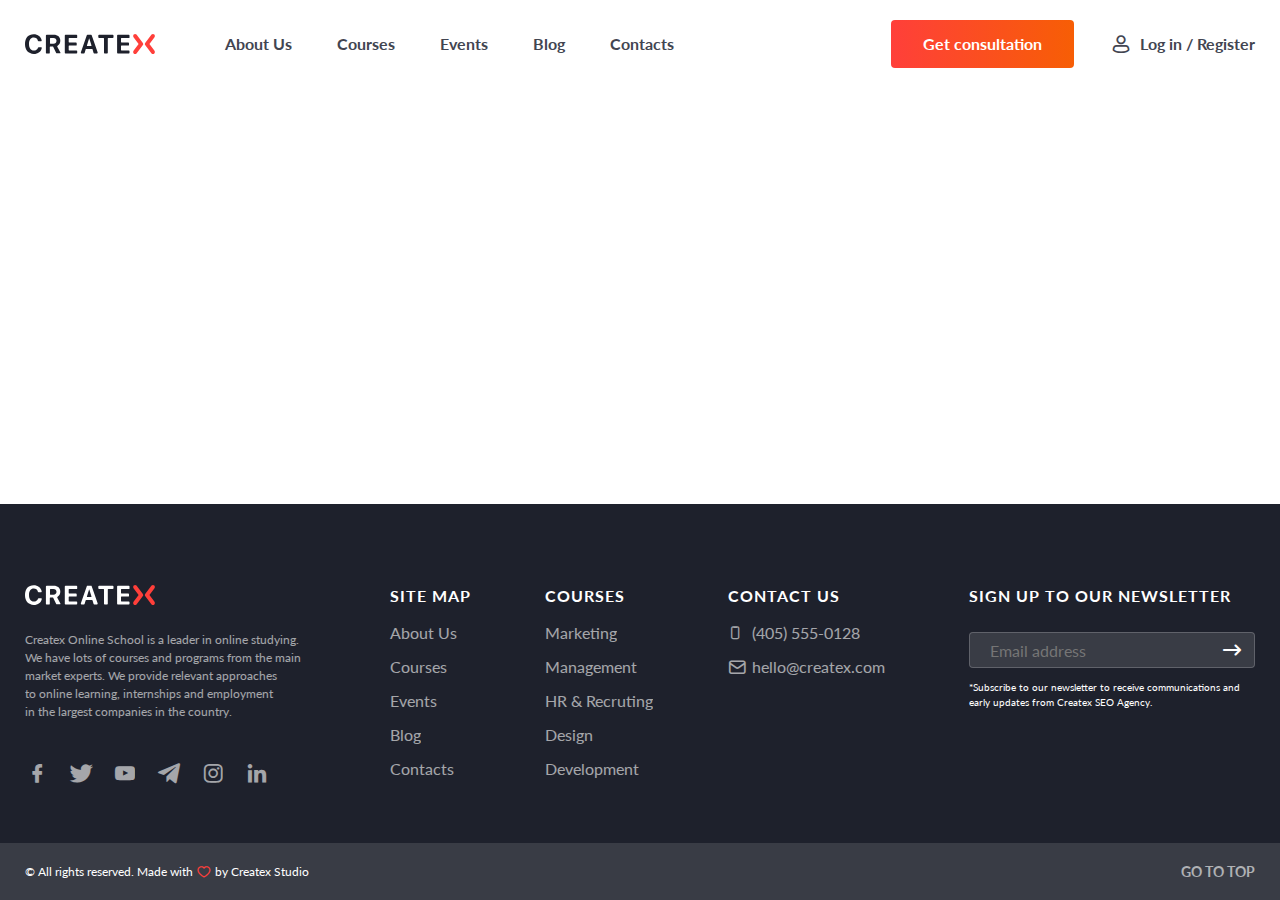
<file: blog.html>
<!DOCTYPE html>
<html lang="en">

<head>
	<title>Blog</title>
	<meta charset="UTF-8">
	<meta name="format-detection" content="telephone=no">
	<!-- <style>body{opacity: 0;}</style> -->
	<link rel="stylesheet" href="css/style.min.css?_v=20220609205536">
	<link rel="shortcut icon" href="favicon.ico">
	<!-- <meta name="robots" content="noindex, nofollow"> -->
	<meta name="viewport" content="width=device-width, initial-scale=1.0">
</head>

<body>
	<div class="wrapper">
		<header class="header">
			<div class="header__container">
				<div class="header__wrapper">
					<a href="home.html" class="header__logo"><img src="img/logo.svg" alt=""></a>
					<div class="header__menu menu">
						<nav class="menu__body">
							<ul class="menu__list">
								<li class="menu__item">
									<a class="menu__link" href="about-us.html">About Us</a>
								</li>
								<li class="menu__item">
									<a class="menu__link" href="courses.html">Courses</a>
								</li>
								<li class="menu__item">
									<a class="menu__link" href="events.html">Events</a>
								</li>
								<li class="menu__item">
									<a class="menu__link" href="blog.html">Blog</a>
								</li>
								<li class="menu__item">
									<a class="menu__link" href="contacts.html">Contacts</a>
								</li>
							</ul>
						</nav>
					</div>
					<div class="header__actions actions-header">
						<a data-da=".menu__list, 480" href="#" class="actions-header__button btn btn_orange">Get consultation</a>
						<a href="#" class="actions-header__login _icon-user"><span>Log in / Register</span></a>
					</div>
					<button type="button" class="menu__icon icon-menu"><span></span></button>
				</div>
			</div>
		</header>
		<main class="page page_inner">
		</main>
		<footer class="footer">
			<div class="footer__top top-footer">
				<div class="top-footer__container">
					<div class="top-footer__body">
						<div class="top-footer__info info-top-footer">
							<a href="#main" class="info-top-footer__logo"><img src="img/logo-white.svg" alt="logo"></a>
							<div class="info-top-footer__text">Createx Online School is a leader in online studying. We have lots of courses and programs from the main market experts. We provide relevant approaches to online learning, internships and employment in the largest companies in the country. </div>
							<ul class="info-top-footer__socials">
								<li class="info-top-footer__socials-item"><a href="#" class="info-top-footer__socials-link _icon-fb"></a></li>
								<li class="info-top-footer__socials-item"><a href="#" class="info-top-footer__socials-link _icon-twitter"></a></li>
								<li class="info-top-footer__socials-item"><a href="#" class="info-top-footer__socials-link _icon-youtube"></a></li>
								<li class="info-top-footer__socials-item"><a href="#" class="info-top-footer__socials-link _icon-telegram"></a></li>
								<li class="info-top-footer__socials-item"><a href="#" class="info-top-footer__socials-link _icon-insta"></a></li>
								<li class="info-top-footer__socials-item"><a href="#" class="info-top-footer__socials-link _icon-in"></a></li>
							</ul>
						</div>
						<div class="top-footer__navigation navigation-footer">
							<ul class="navigation-footer__site-map nav-list">
								<li class="nav-list__subject">SITE MAP</li>
								<li class="nav-list__item"><a href="#about" class="nav-list__link">About Us</a></li>
								<li class="nav-list__item"><a href="#courses" class="nav-list__link">Courses</a></li>
								<li class="nav-list__item"><a href="#events" class="nav-list__link">Events</a></li>
								<li class="nav-list__item"><a href="#blog" class="nav-list__link">Blog</a></li>
								<li class="nav-list__item"><a href="#contacts" class="nav-list__link">Contacts</a></li>
							</ul>
							<ul class="navigation-footer__courses nav-list">
								<li class="nav-list__subject">COURSES</li>
								<li class="nav-list__item"><a href="#" class="nav-list__link">Marketing</a></li>
								<li class="nav-list__item"><a href="#" class="nav-list__link">Management</a></li>
								<li class="nav-list__item"><a href="#" class="nav-list__link">HR & Recruting</a></li>
								<li class="nav-list__item"><a href="#" class="nav-list__link">Design</a></li>
								<li class="nav-list__item"><a href="#" class="nav-list__link">Development</a></li>
							</ul>
							<ul class="navigation-footer__contact nav-list">
								<li class="nav-list__subject">CONTACT US</li>
								<li class="nav-list__item"><a href="tel:+4055550128" class="nav-list__link nav-list__link_icon _icon-phone">(405) 555-0128</a></li>
								<li class="nav-list__item"><a href="mailto:hello@createx.com" class="nav-list__link nav-list__link_icon _icon-mail">hello@createx.com</a></li>
							</ul>
						</div>
						<div class="top-footer__subscribe subscribe-list">
							<div class="subscribe-list__subgect">SIGN UP TO OUR NEWSLETTER</div>
							<form action="" class="subscribe-list__form">
								<input class="subscribe-list__email" type="email" placeholder="Email address" name="email">
								<button class="subscribe-list__btn _icon-arrow"></button>
							</form>
							<p class="subscribe-list__remark">*Subscribe to our newsletter to receive communications and early updates from Createx SEO Agency.</p>
						</div>
					</div>
				</div>
			</div>
			<div class="footer__bottom bottom-footer">
				<div class="bottom-footer__container">
					<div class="bottom-footer__body">
						<div class="bottom-footer__copyright">© All rights reserved. Made with <span class="_icon-heart"></span>by Createx Studio</div>
						<a href="#main" class="bottom-footer__top-link">GO TO TOP</a>
					</div>
				</div>
			</div>
		</footer>
	</div>
	<!-- 
<div id="popup" aria-hidden="true" class="popup">
	<div class="popup__wrapper">
		<div class="popup__content">
			<button data-close type="button" class="popup__close">Закрыть</button>
			<div class="popup__text">
			</div>
		</div>
	</div>
</div>
 -->

	<script src="js/app.min.js?_v=20220609205536"></script>
</body>

</html>
</file>
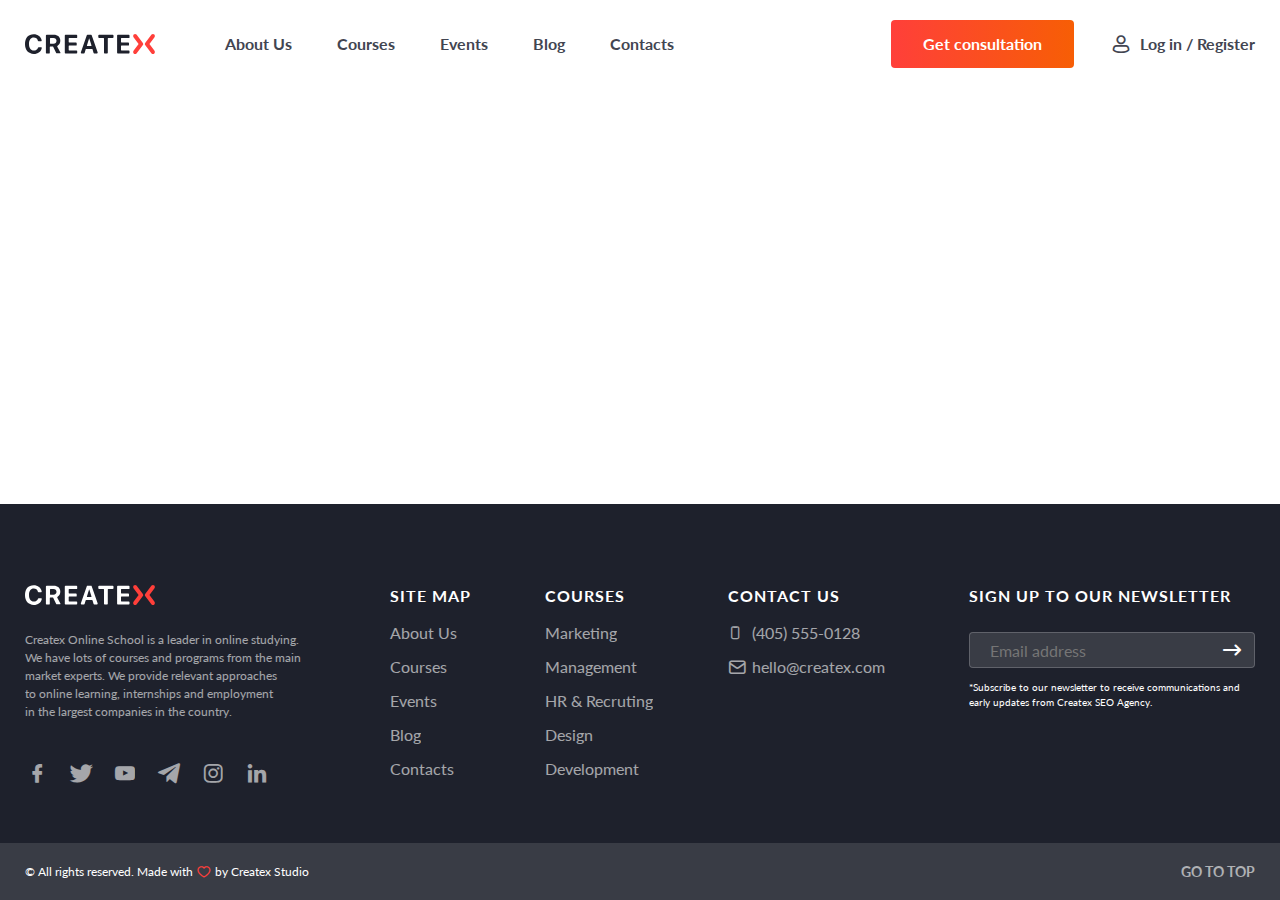
<file: contacts.html>
<!DOCTYPE html>
<html lang="en">

<head>
	<title>Contacts</title>
	<meta charset="UTF-8">
	<meta name="format-detection" content="telephone=no">
	<!-- <style>body{opacity: 0;}</style> -->
	<link rel="stylesheet" href="css/style.min.css?_v=20220609205536">
	<link rel="shortcut icon" href="favicon.ico">
	<!-- <meta name="robots" content="noindex, nofollow"> -->
	<meta name="viewport" content="width=device-width, initial-scale=1.0">
</head>

<body>
	<div class="wrapper">
		<header class="header">
			<div class="header__container">
				<div class="header__wrapper">
					<a href="home.html" class="header__logo"><img src="img/logo.svg" alt=""></a>
					<div class="header__menu menu">
						<nav class="menu__body">
							<ul class="menu__list">
								<li class="menu__item">
									<a class="menu__link" href="about-us.html">About Us</a>
								</li>
								<li class="menu__item">
									<a class="menu__link" href="courses.html">Courses</a>
								</li>
								<li class="menu__item">
									<a class="menu__link" href="events.html">Events</a>
								</li>
								<li class="menu__item">
									<a class="menu__link" href="blog.html">Blog</a>
								</li>
								<li class="menu__item">
									<a class="menu__link" href="contacts.html">Contacts</a>
								</li>
							</ul>
						</nav>
					</div>
					<div class="header__actions actions-header">
						<a data-da=".menu__list, 480" href="#" class="actions-header__button btn btn_orange">Get consultation</a>
						<a href="#" class="actions-header__login _icon-user"><span>Log in / Register</span></a>
					</div>
					<button type="button" class="menu__icon icon-menu"><span></span></button>
				</div>
			</div>
		</header>
		<main class="page page_inner">
		</main>
		<footer class="footer">
			<div class="footer__top top-footer">
				<div class="top-footer__container">
					<div class="top-footer__body">
						<div class="top-footer__info info-top-footer">
							<a href="#main" class="info-top-footer__logo"><img src="img/logo-white.svg" alt="logo"></a>
							<div class="info-top-footer__text">Createx Online School is a leader in online studying. We have lots of courses and programs from the main market experts. We provide relevant approaches to online learning, internships and employment in the largest companies in the country. </div>
							<ul class="info-top-footer__socials">
								<li class="info-top-footer__socials-item"><a href="#" class="info-top-footer__socials-link _icon-fb"></a></li>
								<li class="info-top-footer__socials-item"><a href="#" class="info-top-footer__socials-link _icon-twitter"></a></li>
								<li class="info-top-footer__socials-item"><a href="#" class="info-top-footer__socials-link _icon-youtube"></a></li>
								<li class="info-top-footer__socials-item"><a href="#" class="info-top-footer__socials-link _icon-telegram"></a></li>
								<li class="info-top-footer__socials-item"><a href="#" class="info-top-footer__socials-link _icon-insta"></a></li>
								<li class="info-top-footer__socials-item"><a href="#" class="info-top-footer__socials-link _icon-in"></a></li>
							</ul>
						</div>
						<div class="top-footer__navigation navigation-footer">
							<ul class="navigation-footer__site-map nav-list">
								<li class="nav-list__subject">SITE MAP</li>
								<li class="nav-list__item"><a href="#about" class="nav-list__link">About Us</a></li>
								<li class="nav-list__item"><a href="#courses" class="nav-list__link">Courses</a></li>
								<li class="nav-list__item"><a href="#events" class="nav-list__link">Events</a></li>
								<li class="nav-list__item"><a href="#blog" class="nav-list__link">Blog</a></li>
								<li class="nav-list__item"><a href="#contacts" class="nav-list__link">Contacts</a></li>
							</ul>
							<ul class="navigation-footer__courses nav-list">
								<li class="nav-list__subject">COURSES</li>
								<li class="nav-list__item"><a href="#" class="nav-list__link">Marketing</a></li>
								<li class="nav-list__item"><a href="#" class="nav-list__link">Management</a></li>
								<li class="nav-list__item"><a href="#" class="nav-list__link">HR & Recruting</a></li>
								<li class="nav-list__item"><a href="#" class="nav-list__link">Design</a></li>
								<li class="nav-list__item"><a href="#" class="nav-list__link">Development</a></li>
							</ul>
							<ul class="navigation-footer__contact nav-list">
								<li class="nav-list__subject">CONTACT US</li>
								<li class="nav-list__item"><a href="tel:+4055550128" class="nav-list__link nav-list__link_icon _icon-phone">(405) 555-0128</a></li>
								<li class="nav-list__item"><a href="mailto:hello@createx.com" class="nav-list__link nav-list__link_icon _icon-mail">hello@createx.com</a></li>
							</ul>
						</div>
						<div class="top-footer__subscribe subscribe-list">
							<div class="subscribe-list__subgect">SIGN UP TO OUR NEWSLETTER</div>
							<form action="" class="subscribe-list__form">
								<input class="subscribe-list__email" type="email" placeholder="Email address" name="email">
								<button class="subscribe-list__btn _icon-arrow"></button>
							</form>
							<p class="subscribe-list__remark">*Subscribe to our newsletter to receive communications and early updates from Createx SEO Agency.</p>
						</div>
					</div>
				</div>
			</div>
			<div class="footer__bottom bottom-footer">
				<div class="bottom-footer__container">
					<div class="bottom-footer__body">
						<div class="bottom-footer__copyright">© All rights reserved. Made with <span class="_icon-heart"></span>by Createx Studio</div>
						<a href="#main" class="bottom-footer__top-link">GO TO TOP</a>
					</div>
				</div>
			</div>
		</footer>
	</div>
	<!-- 
<div id="popup" aria-hidden="true" class="popup">
	<div class="popup__wrapper">
		<div class="popup__content">
			<button data-close type="button" class="popup__close">Закрыть</button>
			<div class="popup__text">
			</div>
		</div>
	</div>
</div>
 -->

	<script src="js/app.min.js?_v=20220609205536"></script>
</body>

</html>
</file>
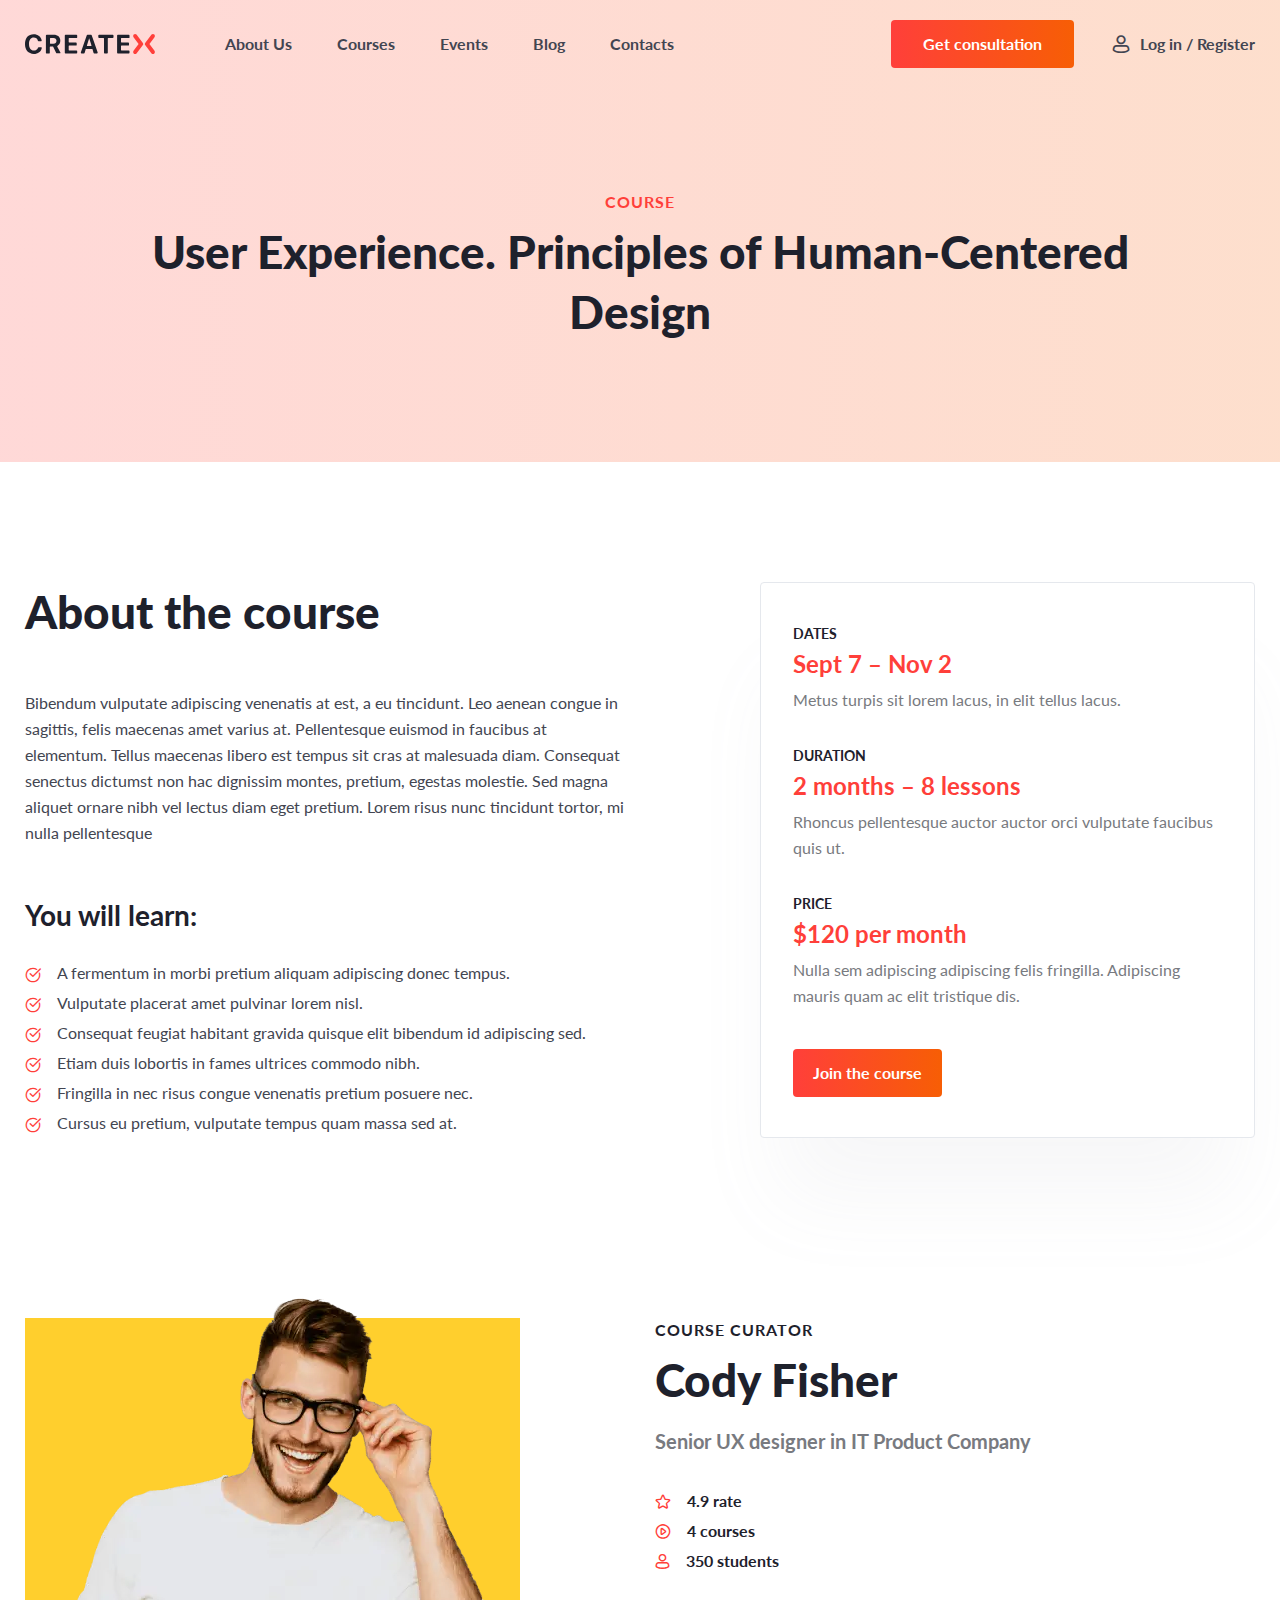
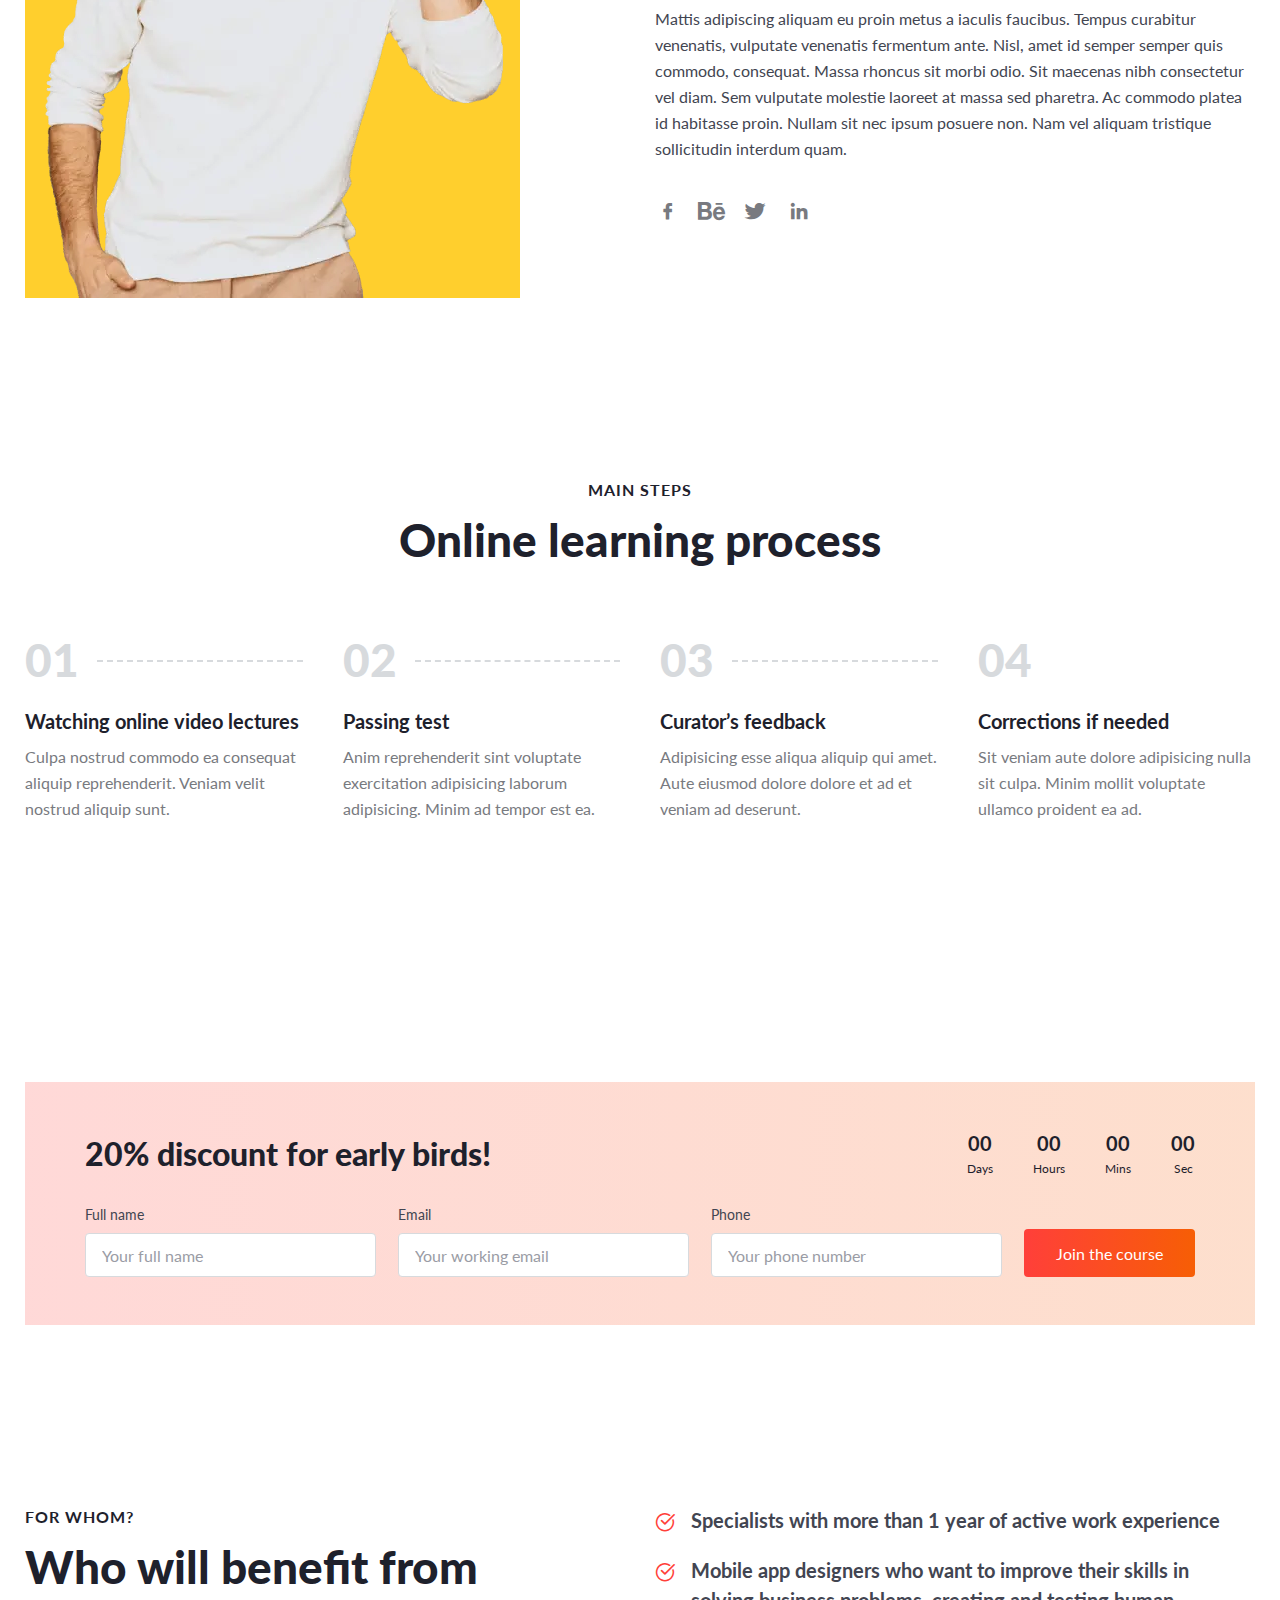
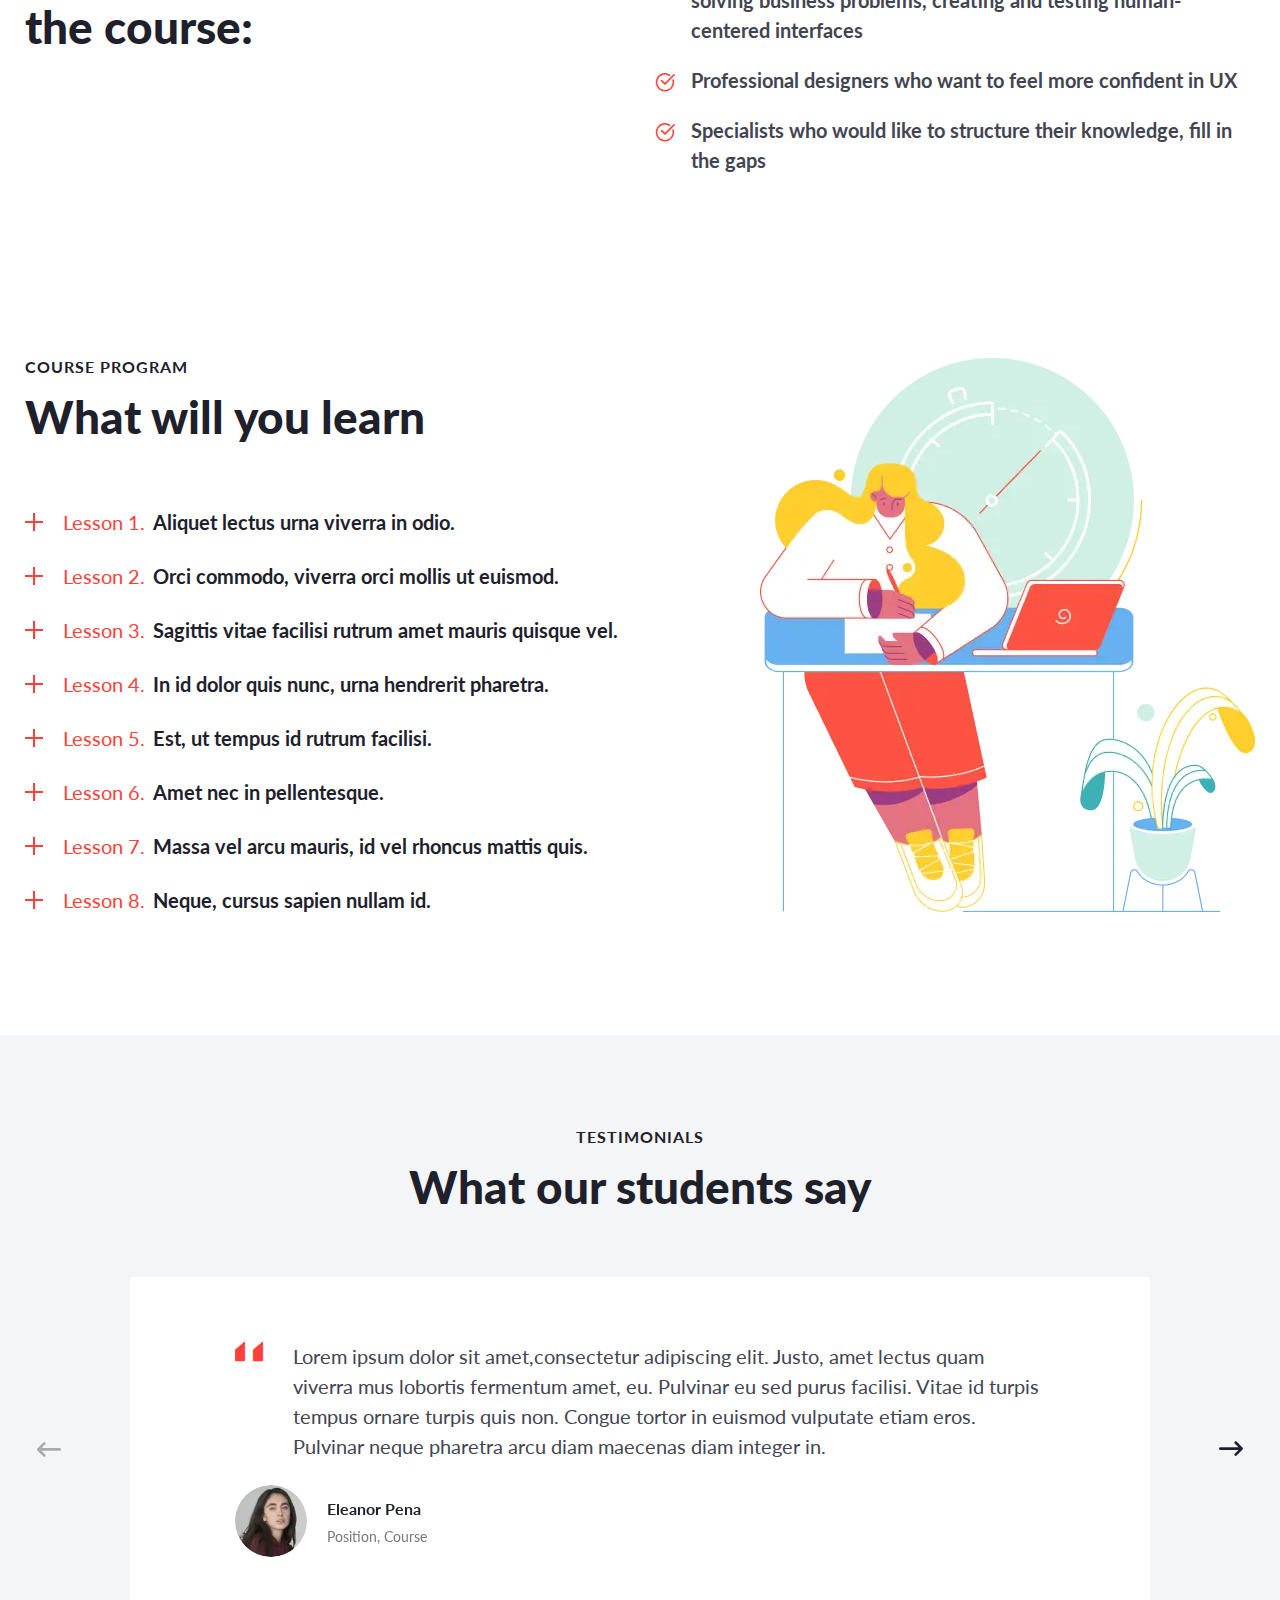
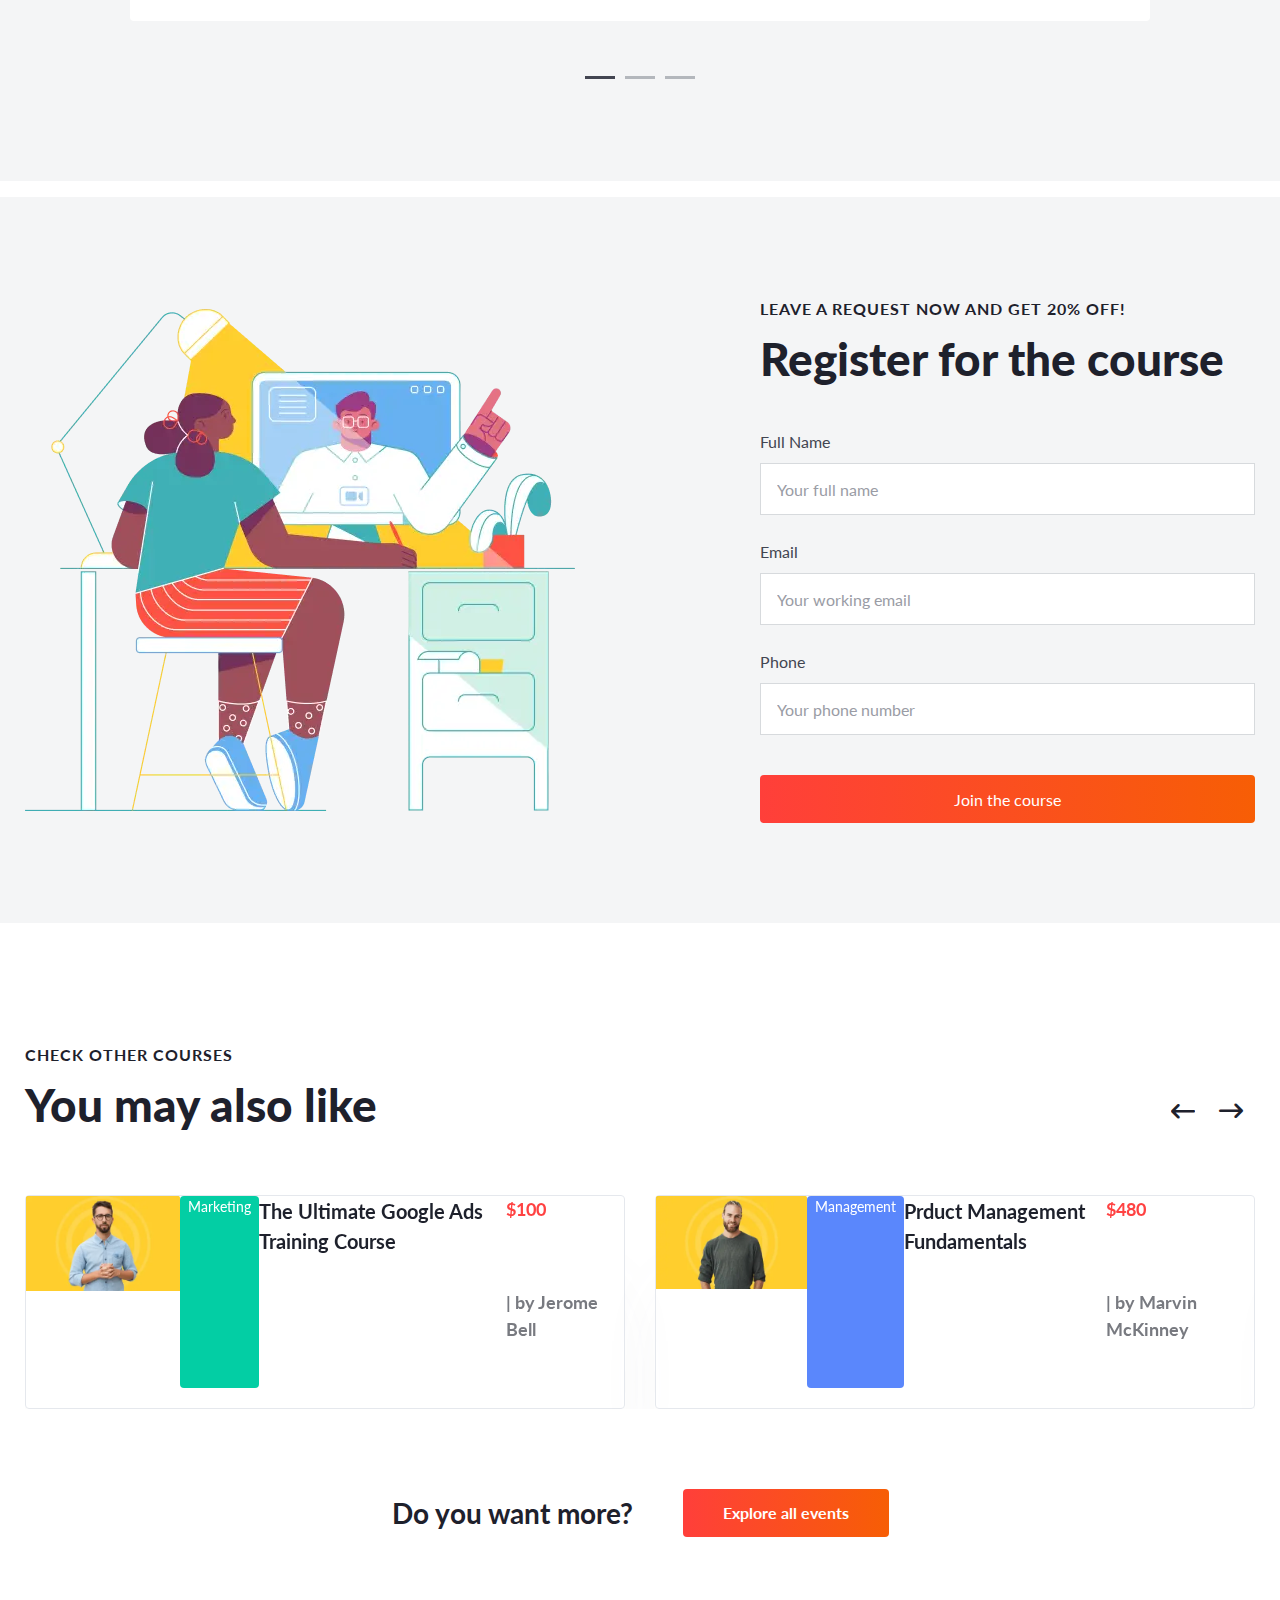
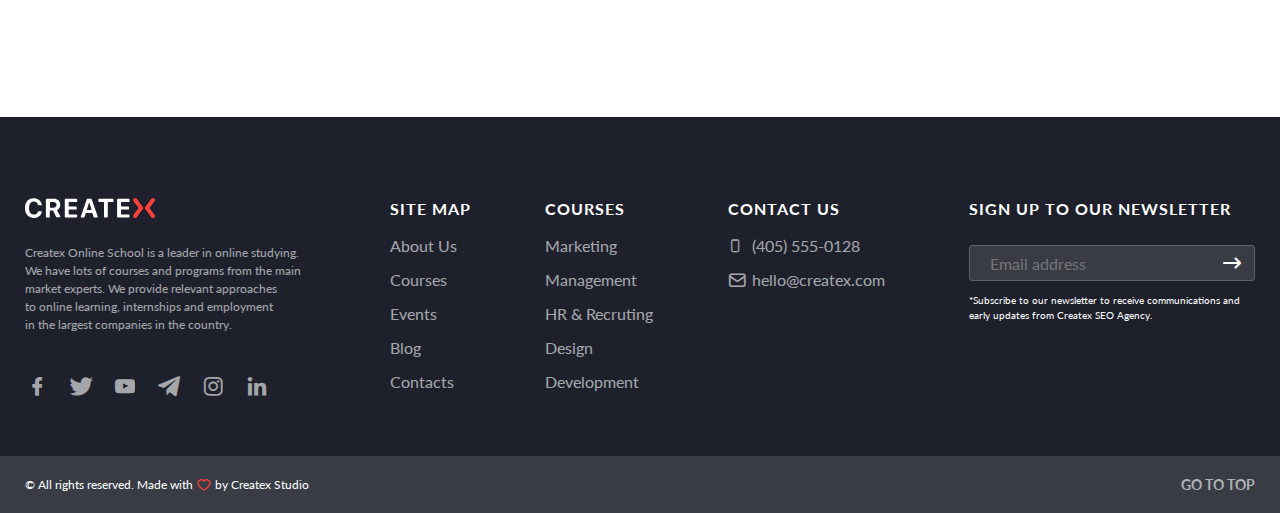
<file: course-about.html>
<!DOCTYPE html>
<html lang="en">

<head>
	<title>About course</title>
	<meta charset="UTF-8">
	<meta name="format-detection" content="telephone=no">
	<!-- <style>body{opacity: 0;}</style> -->
	<link rel="stylesheet" href="css/style.min.css?_v=20220609205536">
	<link rel="shortcut icon" href="favicon.ico">
	<!-- <meta name="robots" content="noindex, nofollow"> -->
	<meta name="viewport" content="width=device-width, initial-scale=1.0">
</head>

<body>
	<div class="wrapper">
		<header class="header">
			<div class="header__container">
				<div class="header__wrapper">
					<a href="home.html" class="header__logo"><img src="img/logo.svg" alt=""></a>
					<div class="header__menu menu">
						<nav class="menu__body">
							<ul class="menu__list">
								<li class="menu__item">
									<a class="menu__link" href="about-us.html">About Us</a>
								</li>
								<li class="menu__item">
									<a class="menu__link" href="courses.html">Courses</a>
								</li>
								<li class="menu__item">
									<a class="menu__link" href="events.html">Events</a>
								</li>
								<li class="menu__item">
									<a class="menu__link" href="blog.html">Blog</a>
								</li>
								<li class="menu__item">
									<a class="menu__link" href="contacts.html">Contacts</a>
								</li>
							</ul>
						</nav>
					</div>
					<div class="header__actions actions-header">
						<a data-da=".menu__list, 480" href="#" class="actions-header__button btn btn_orange">Get consultation</a>
						<a href="#" class="actions-header__login _icon-user"><span>Log in / Register</span></a>
					</div>
					<button type="button" class="menu__icon icon-menu"><span></span></button>
				</div>
			</div>
		</header>
		<main class="page page_inner">
			<section class="header-course">
				<div class="header-course__container">
					<div class="header-course__heading">
						<h2 class="heading__subtitle subtitle-heading subtitle-heading_color">course</h2>
						<h3 class="heading__title title-heading">User Experience. Principles of Human-Centered Design</h3>
					</div>
				</div>
			</section>
			<section class="about-course">
				<div class="about-course__container">
					<div class="about-course__body">
						<div class="about-course__about-info info-about">
							<div class="info-about__body-info">
								<h2 class="info-about__title title-heading">About the course</h2>
								<p class="info-about__text text">Bibendum vulputate adipiscing venenatis at est, a eu tincidunt. Leo aenean congue in sagittis, felis maecenas amet varius at. Pellentesque euismod in faucibus at elementum. Tellus maecenas libero est tempus sit cras at malesuada diam. Consequat senectus dictumst non hac dignissim montes, pretium, egestas molestie. Sed magna aliquet ornare nibh vel lectus diam eget pretium. Lorem risus nunc tincidunt tortor, mi nulla pellentesque</p>
							</div>
							<div class="info-about__plan course-plan">
								<h3 class="course-plan__title">You will learn:</h3>
								<ul class="course-plan__list">
									<li class="course-plan__item bulleted-item _icon-check">A fermentum in morbi pretium aliquam adipiscing donec tempus.</li>
									<li class="course-plan__item bulleted-item _icon-check">Vulputate placerat amet pulvinar lorem nisl.</li>
									<li class="course-plan__item bulleted-item _icon-check">Consequat feugiat habitant gravida quisque elit bibendum id adipiscing sed.</li>
									<li class="course-plan__item bulleted-item _icon-check">Etiam duis lobortis in fames ultrices commodo nibh.</li>
									<li class="course-plan__item bulleted-item _icon-check">Fringilla in nec risus congue venenatis pretium posuere nec.</li>
									<li class="course-plan__item bulleted-item _icon-check">Cursus eu pretium, vulputate tempus quam massa sed at.</li>
								</ul>
							</div>
						</div>
						<div class="about-course__card info-card">
							<div class="info-card__column">
								<div class="info-card__col">
									<div class="info-card__subtitle">Dates</div>
									<div class="info-card__title">Sept 7 – Nov 2</div>
									<p class="info-card__text">Metus turpis sit lorem lacus, in elit tellus lacus.</p>
								</div>
								<div class="info-card__col">
									<div class="info-card__subtitle">Duration</div>
									<div class="info-card__title">2 months – 8 lessons</div>
									<p class="info-card__text">Rhoncus pellentesque auctor auctor orci vulputate faucibus quis ut.</p>
								</div>
								<div class="info-card__col">
									<div class="info-card__subtitle">Price</div>
									<div class="info-card__title">$120 per month</div>
									<p class="info-card__text">Nulla sem adipiscing adipiscing felis fringilla. Adipiscing mauris quam ac elit tristique dis.</p>
								</div>
							</div>
							<a href="#" class="info-card__btn btn btn_orange">Join the course</a>
						</div>
					</div>
				</div>
			</section>
			<section class="curator-course">
				<div class="curator-course__container">
					<div class="curator-course__body">
						<div class="curator-course__image-block">
							<div class="curator-course__image"><picture><source srcset="img/curator/1.webp" type="image/webp"><img src="img/curator/1.png" alt="curator"></picture></div>
						</div>
						<div class="curator-course__info curator-info">
							<div class="curator-info__heading">
								<h2 class="curator-info__subtitle subtitle-heading">Course curator</h2>
								<h3 class="curator-info__title title-heading">Cody Fisher</h3>
								<p class="curator-info__desc">Senior UX designer in IT Product Company</p>
							</div>
							<ul class="curator-info__statistics">
								<li class="curator-info__statistics-item _icon-Star">4.9 rate</li>
								<li class="curator-info__statistics-item _icon-play">4 courses</li>
								<li class="curator-info__statistics-item _icon-user">350 students</li>
							</ul>
							<p class="curator-info__text text">Mattis adipiscing aliquam eu proin metus a iaculis faucibus. Tempus curabitur venenatis, vulputate venenatis fermentum ante. Nisl, amet id semper semper quis commodo, consequat. Massa rhoncus sit morbi odio. Sit maecenas nibh consectetur vel diam. Sem vulputate molestie laoreet at massa sed pharetra. Ac commodo platea id habitasse proin. Nullam sit nec ipsum posuere non. Nam vel aliquam tristique sollicitudin interdum quam. </p>
							<ul class="curator-info__socials">
								<li class="curator-info__socials-item"><a href="#" class="curator-info__socials-link _icon-fb"></a></li>
								<li class="curator-info__socials-item "><a href="#" class="curator-info__socials-link _icon-be"></a></li>
								<li class="curator-info__socials-item "><a href="#" class="curator-info__socials-link _icon-twitter"></a></li>
								<li class="curator-info__socials-item "><a href="#" class="curator-info__socials-link _icon-in"></a></li>
							</ul>
						</div>
					</div>
				</div>
			</section>
			<section class="steps-course">
				<div class="steps-course__container">
					<div class="steps-course__body">
						<div class="steps-course__heading">
							<h2 class="steps-course__subtitle subtitle-heading">Main steps</h2>
							<h3 class="steps-course__title title-heading">Online learning process</h3>
						</div>
						<div class="steps-course__columns column-steps">
							<div class="column-steps__col">
								<div class="column-steps__num">01</div>
								<h4 class="column-steps__title">Watching online video lectures</h4>
								<p class="column-steps__text text">Culpa nostrud commodo ea consequat aliquip reprehenderit. Veniam velit nostrud aliquip sunt.</p>
							</div>
							<div class="column-steps__col">
								<div class="column-steps__num">02</div>
								<h4 class="column-steps__title">Passing test</h4>
								<p class="column-steps__text text">Anim reprehenderit sint voluptate exercitation adipisicing laborum adipisicing. Minim ad tempor est ea.</p>
							</div>
							<div class="column-steps__col">
								<div class="column-steps__num">03</div>
								<h4 class="column-steps__title">Curator’s feedback</h4>
								<p class="column-steps__text text">Adipisicing esse aliqua aliquip qui amet. Aute eiusmod dolore dolore et ad et veniam ad deserunt.</p>
							</div>
							<div class="column-steps__col">
								<div class="column-steps__num">04</div>
								<h4 class="column-steps__title">Corrections if needed</h4>
								<p class="column-steps__text text">Sit veniam aute dolore adipisicing nulla sit culpa. Minim mollit voluptate ullamco proident ea ad.</p>
							</div>
						</div>
					</div>
				</div>
			</section>
			<section class="discount-course">
				<div class="discount-course__container">
					<div class="discount-course__body">
						<div class="discount-course__top discount-top">
							<h2 class="discount-top__title">20% discount for early birds!</h2>
							<div class="discount-top__timer discont-timer">
								<div class="discont-timer__items">
									<div class="discont-timer__item discont-timer__days">00</div>
									<div class="discont-timer__item discont-timer__hours">00</div>
									<div class="discont-timer__item discont-timer__minutes">00</div>
									<div class="discont-timer__item discont-timer__seconds">00</div>
								</div>
							</div>
						</div>
						<form action="" class="discount-course__form discount-form">
							<div class="discount-form__item">
								<p class="discount-form__caption">Full name</p>
								<input class="discount-form__input" type="text" placeholder="Your full name">
							</div>
							<div class="discount-form__item">
								<p class="discount-form__caption">Email</p>
								<input class="discount-form__input" type="email" placeholder="Your working email">
							</div>
							<div class="discount-form__item">
								<p class="discount-form__caption">Phone</p>
								<input class="discount-form__input" type="tel" placeholder="Your phone number">
							</div>
							<button type="submit" class="discount-form__button btn btn_orange">Join the course</button>
						</form>
					</div>
				</div>
			</section>
			<section class="whom-course">
				<div class="whom-course__container">
					<div class="whom-course__body">
						<div class="whom-course__heading">
							<h2 class="whom-course__subtitle subtitle-heading">For whom?</h2>
							<h3 class="whom-course__title title-heading">Who will benefit from the course:</h3>
						</div>
						<ul class="whom-course__bulleted-list">
							<li class="whom-course__item bulleted-item _icon-check">Specialists with more than 1 year of active work experience</li>
							<li class="whom-course__item bulleted-item _icon-check">Mobile app designers who want to improve their skills in solving business problems, creating and testing human-centered interfaces</li>
							<li class="whom-course__item bulleted-item _icon-check">Professional designers who want to feel more confident in UX</li>
							<li class="whom-course__item bulleted-item _icon-check">Specialists who would like to structure their knowledge, fill in the gaps</li>
						</ul>
					</div>
				</div>
			</section>
			<section class="program-course">
				<div class="program-course__container">
					<div class="program-course__body">
						<div class="program-course__heading">
							<h2 class="program-course__subtitle subtitle-heading">Course program</h2>
							<h3 class="program-course__title title-heading">What will you learn</h3>
						</div>
						<div data-spollers class="program-course__spollers program-spollers">
							<div class="program-spollers__item">
								<button type="button" data-spoller class="program-spollers__title"><span class="icon-plus"></span><span>Lesson 1.</span> Aliquet lectus urna viverra in odio.</button>
								<p class="program-spollers__body text">Nulla amet, sagittis potenti rhoncus sit. Elit lectus nec pulvinar aliquet donec enim, ornare. Lacus facilisi curabitur turpis varius mauris. Nisi, tempus risus, odio mi suscipit sed. Curabitur faucibus porttitor quis sem lacus, arcu feugiat facilisis. Commodo nunc orci vitae accumsan id.</p>
							</div>
							<div class="program-spollers__item">
								<button type="button" data-spoller class="program-spollers__title"><span class="icon-plus"></span><span>Lesson 2.</span> Orci commodo, viverra orci mollis ut euismod.</button>
								<p class="program-spollers__body text">Nulla amet, sagittis potenti rhoncus sit. Elit lectus nec pulvinar aliquet donec enim, ornare. Lacus facilisi curabitur turpis varius mauris. Nisi, tempus risus, odio mi suscipit sed. Curabitur faucibus porttitor quis sem lacus, arcu feugiat facilisis. Commodo nunc orci vitae accumsan id.</p>
							</div>
							<div class="program-spollers__item">
								<button type="button" data-spoller class="program-spollers__title"><span class="icon-plus"></span><span>Lesson 3.</span> Sagittis vitae facilisi rutrum amet mauris quisque vel.</button>
								<p class="program-spollers__body text">Nulla amet, sagittis potenti rhoncus sit. Elit lectus nec pulvinar aliquet donec enim, ornare. Lacus facilisi curabitur turpis varius mauris. Nisi, tempus risus, odio mi suscipit sed. Curabitur faucibus porttitor quis sem lacus, arcu feugiat facilisis. Commodo nunc orci vitae accumsan id.</p>
							</div>
							<div class="program-spollers__item">
								<button type="button" data-spoller class="program-spollers__title"><span class="icon-plus"></span><span>Lesson 4.</span> In id dolor quis nunc, urna hendrerit pharetra.</button>
								<p class="program-spollers__body text">Nulla amet, sagittis potenti rhoncus sit. Elit lectus nec pulvinar aliquet donec enim, ornare. Lacus facilisi curabitur turpis varius mauris. Nisi, tempus risus, odio mi suscipit sed. Curabitur faucibus porttitor quis sem lacus, arcu feugiat facilisis. Commodo nunc orci vitae accumsan id.</p>
							</div>
							<div class="program-spollers__item">
								<button type="button" data-spoller class="program-spollers__title"><span class="icon-plus"></span><span>Lesson 5.</span>Est, ut tempus id rutrum facilisi.</button>
								<p class="program-spollers__body text">Nulla amet, sagittis potenti rhoncus sit. Elit lectus nec pulvinar aliquet donec enim, ornare. Lacus facilisi curabitur turpis varius mauris. Nisi, tempus risus, odio mi suscipit sed. Curabitur faucibus porttitor quis sem lacus, arcu feugiat facilisis. Commodo nunc orci vitae accumsan id.</p>
							</div>
							<div class="program-spollers__item">
								<button type="button" data-spoller class="program-spollers__title"><span class="icon-plus"></span><span>Lesson 6.</span> Amet nec in pellentesque.</button>
								<p class="program-spollers__body text">Nulla amet, sagittis potenti rhoncus sit. Elit lectus nec pulvinar aliquet donec enim, ornare. Lacus facilisi curabitur turpis varius mauris. Nisi, tempus risus, odio mi suscipit sed. Curabitur faucibus porttitor quis sem lacus, arcu feugiat facilisis. Commodo nunc orci vitae accumsan id.</p>
							</div>
							<div class="program-spollers__item">
								<button type="button" data-spoller class="program-spollers__title"><span class="icon-plus"></span><span>Lesson 7.</span> Massa vel arcu mauris, id vel rhoncus mattis quis.</button>
								<p class="program-spollers__body text">Nulla amet, sagittis potenti rhoncus sit. Elit lectus nec pulvinar aliquet donec enim, ornare. Lacus facilisi curabitur turpis varius mauris. Nisi, tempus risus, odio mi suscipit sed. Curabitur faucibus porttitor quis sem lacus, arcu feugiat facilisis. Commodo nunc orci vitae accumsan id.</p>
							</div>
							<div class="program-spollers__item">
								<button type="button" data-spoller class="program-spollers__title"><span class="icon-plus"></span><span>Lesson 8.</span> Neque, cursus sapien nullam id.</button>
								<p class="program-spollers__body text">Nulla amet, sagittis potenti rhoncus sit. Elit lectus nec pulvinar aliquet donec enim, ornare. Lacus facilisi curabitur turpis varius mauris. Nisi, tempus risus, odio mi suscipit sed. Curabitur faucibus porttitor quis sem lacus, arcu feugiat facilisis. Commodo nunc orci vitae accumsan id.</p>
							</div>
						</div>
					</div>
					<div class="program-course__img"><picture><source srcset="img/content/illustration-program.webp" type="image/webp"><img src="img/content/illustration-program.png" alt=""></picture></div>
				</div>
			</section>
			<section class="testimonials-course">
				<section class="testimonials-page">
					<div class="testimonials-page__container">
						<div class="testimonials-page__body">
							<div class="testimonials-page__heading">
								<h2 class="testimonials-page__subtitle subtitle-heading">TESTIMONIALS</h2>
								<h3 class="testimonials-page__title title-heading">What our students say</h3>
							</div>
							<div class="testimonials-page__carousel">
								<div class="testimonials-page__controls controls-testimonials">
									<div class="controls-testimonials__prev control-arrows swiper-button-prev _icon-arrow"></div>
									<div class="controls-testimonials__next control-arrows swiper-button-next _icon-arrow"></div>
								</div>
								<div class="testimonials-page__slider swiper">
									<div class="testimonials-page__wrapper swiper-wrapper">
										<div class="testimonials-page__slide swiper-slide">
											<div class="testimonials-page__card-testimonials testimonials-card">
												<div class="testimonials-card__body">
													<p class="testimonials-card__text text _icon-quote">Lorem ipsum dolor sit amet,consectetur adipiscing elit. Justo, amet lectus quam viverra mus lobortis fermentum amet, eu. Pulvinar eu sed purus facilisi. Vitae id turpis tempus ornare turpis quis non. Congue tortor in euismod vulputate etiam eros. Pulvinar neque pharetra arcu diam maecenas diam integer in.</p>
													<div class="testimonials-card__user-profile">
														<div class="testimonials-card__img"><picture><source srcset="img/content/user.webp" type="image/webp"><img src="img/content/user.png" alt="avatar"></picture></div>
														<div class="testimonials-card__info">
															<div class="testimonials-card__name">Eleanor Pena</div>
															<div class="testimonials-card__position">Position, Course</div>
														</div>
													</div>
												</div>
											</div>
										</div>
										<div class="testimonials-page__slide swiper-slide">
											<div class="testimonials-page__card-testimonials testimonials-card">
												<div class="testimonials-card__body">
													<p class="testimonials-card__text text _icon-quote">Lorem ipsum dolor sit amet,consectetur adipiscing elit. Justo, amet lectus quam viverra mus lobortis fermentum amet, eu. Pulvinar eu sed purus facilisi. Vitae id turpis tempus ornare turpis quis non. Congue tortor in euismod vulputate etiam eros. Pulvinar neque pharetra arcu diam maecenas diam integer in.</p>
													<div class="testimonials-card__user-profile">
														<div class="testimonials-card__img"><picture><source srcset="img/content/user.webp" type="image/webp"><img src="img/content/user.png" alt="avatar"></picture></div>
														<div class="testimonials-card__info">
															<div class="testimonials-card__name">Eleanor Pena</div>
															<div class="testimonials-card__position">Position, Course</div>
														</div>
													</div>
												</div>
											</div>
										</div>
										<div class="testimonials-page__slide swiper-slide">
											<div class="testimonials-page__card-testimonials testimonials-card">
												<div class="testimonials-card__body">
													<p class="testimonials-card__text text _icon-quote">Lorem ipsum dolor sit amet consectetur adipisicing elit. Ab animi sint voluptatibus, quisquam enim minus veniam. Consequuntur modi dolores nulla sit animi numquam perferendis magnam. Asperiores et est voluptatem possimus? Lorem ipsum dolor sit amet,consectetur adipiscing elit. Justo, amet lectus quam viverra mus lobortis fermentum amet, eu. Pulvinar eu sed purus facilisi. Vitae id turpis tempus ornare turpis quis non. Congue tortor in euismod vulputate etiam eros. Pulvinar neque pharetra arcu diam maecenas diam integer in.</p>
													<div class="testimonials-card__user-profile">
														<div class="testimonials-card__img"><picture><source srcset="img/content/user.webp" type="image/webp"><img src="img/content/user.png" alt="avatar"></picture></div>
														<div class="testimonials-card__info">
															<div class="testimonials-card__name">Eleanor Pena</div>
															<div class="testimonials-card__position">Position, Course</div>
														</div>
													</div>
												</div>
											</div>
										</div>
									</div>
									<div class="testimonials-page__pagination swiper-pagination"></div>
								</div>
							</div>
						</div>
					</div>
				</section>
				<!-- Оболочка слайдера -->
				<div class="имя-блока__slider swiper">
					<!-- Двигающееся часть слайдера -->
					<div class="имя-блока__wrapper swiper-wrapper">
						<!-- Слайд -->
						<div class="имя-блока__slide swiper-slide"></div>
					</div>
					<!-- Если нужна пагинация -->
					<div class="swiper-pagination"></div>
					<!-- Если нужна навигация (влево/вправо) -->
					<button type="button" class="swiper-button-prev"></button>
					<button type="button" class="swiper-button-next"></button>
					<!-- Если нужен скролбар -->
					<div class="swiper-scrollbar"></div>
				</div>
			</section>
			<section class="register-course">
				<div class="register-course__container">
					<div class="register-course__image"><picture><source srcset="img/content/illustration-register.webp" type="image/webp"><img src="img/content/illustration-register.png" alt=""></picture></div>
					<div class="register-course__body">
						<div class="register-course__heading">
							<h2 class="register-course__subtitle subtitle-heading">Leave a request now and get 20% off!</h2>
							<h3 class="register-course__title title-heading">Register for the course</h3>
						</div>
						<form class="register-course__form register-form">
							<div class="register-form__form-block">
								<div class="register-form__item">
									<div class="register-form__caption">Full Name</div>
									<input class="register-form__input" type="text" placeholder="Your full name">
								</div>
								<div class="register-form__item">
									<div class="register-form__caption">Email</div>
									<input class="register-form__input" type="email" placeholder="Your working email">
								</div>
								<div class="register-form__item">
									<div class="register-form__caption">Phone</div>
									<input class="register-form__input" type="tel" placeholder="Your phone number">
								</div>
							</div>
							<button type="submit" class="register-form__btn btn btn_orange">Join the course</button>
						</form>
					</div>
				</div>
			</section>
			<section class="other-courses">
				<div class="other-courses__container">
					<div class="other-courses__body">
						<div class="other-courses__top other-top">
							<div class="other-top__heading">
								<h2 class="other-top__subtitle subtitle-heading">Check other courses</h2>
								<h3 class="other-top__title title-heading">You may also like</h3>
							</div>
							<div class="other-top__controls controls-other">
								<div class="controls-other__prev control-arrows swiper-button-prev _icon-arrow"></div>
								<div class="controls-other__next control-arrows swiper-button-next _icon-arrow"></div>
							</div>
						</div>
						<div class="other-courses__slider other-slider">
							<div class="other-slider__slider swiper">
								<div class="other-slider__wrapper swiper-wrapper">
									<div class="other-slider__slide swiper-slide">
										<div class="other-slider__body">
											<a href="#" class="column-courses__card">
												<div class="column-courses__image"><picture><source srcset="img/Courses/1.webp" type="image/webp"><img src="img/Courses/1.png" alt="1"></picture></div>
												<div class="column-courses__body">
													<p class="column-courses__range range-courses range-courses_marketing">Marketing</p>
													<h4 class="column-courses__title title-courses">The Ultimate Google Ads Training Course</h3>
														<div class="column-courses__info info-courses"><span>$100</span>| by Jerome Bell</div>
												</div>
											</a>
										</div>
									</div>
									<div class="other-slider__slide swiper-slide">
										<div class="other-slider__body">
											<a href="#" class="column-courses__card">
												<div class="column-courses__image"><picture><source srcset="img/Courses/2.webp" type="image/webp"><img src="img/Courses/2.png" alt="2"></picture></div>
												<div class="column-courses__body">
													<p class="column-courses__range range-courses range-courses_management">Management</p>
													<h4 class="column-courses__title title-courses">Prduct Management Fundamentals</h4>
													<div class="column-courses__info info-courses"><span>$480</span>| by Marvin McKinney</div>
												</div>
											</a>
										</div>
									</div>
									<div class="other-slider__slide swiper-slide">
										<div class="other-slider__body">
											<a href="#" class="column-courses__card">
												<div class="column-courses__image"><picture><source srcset="img/Courses/3.webp" type="image/webp"><img src="img/Courses/3.png" alt="3"></picture></div>
												<div class="column-courses__body">
													<p class="column-courses__range range-courses range-courses_hr">HR & Recruting</p>
													<h4 class="column-courses__title title-courses">HR Management and Analytics</h4>
													<div class="column-courses__info info-courses"><span>$200</span>| by Leslie Alexander Li</div>
												</div>
											</a>
										</div>
									</div>
									<div class="other-slider__slide swiper-slide">
										<div class="other-slider__body">
											<a href="#" class="column-courses__card">
												<div class="column-courses__image"><picture><source srcset="img/Courses/4.webp" type="image/webp"><img src="img/Courses/4.png" alt="4"></picture></div>
												<div class="column-courses__body">
													<p class="column-courses__range range-courses range-courses_marketing">Marketing</p>
													<h4 class="column-courses__title title-courses">Brand Management & PR Communications</h4>
													<div class="column-courses__info info-courses"><span>$530</span>| by Kristin Watson</div>
												</div>
											</a>
										</div>
									</div>
									<div class="other-slider__slide swiper-slide">
										<div class="other-slider__body">
											<a href="#" class="column-courses__card">
												<div class="column-courses__image"><picture><source srcset="img/Courses/5.webp" type="image/webp"><img src="img/Courses/5.png" alt="5"></picture></div>
												<div class="column-courses__body">
													<p class="column-courses__range range-courses range-courses_management">Management</p>
													<h4 class="column-courses__title title-courses">Business Development Management</h4>
													<div class="column-courses__info info-courses"><span>$400</span>| by Dianne Russell</div>
												</div>
											</a>
										</div>
									</div>
									<div class="other-slider__slide swiper-slide">
										<div class="other-slider__body">
											<a href="#" class="column-courses__card">
												<div class="column-courses__image"><picture><source srcset="img/Courses/2.webp" type="image/webp"><img src="img/Courses/2.png" alt="2"></picture></div>
												<div class="column-courses__body">
													<p class="column-courses__range range-courses range-courses_design">Design</p>
													<h4 class="column-courses__title title-courses">Graphic Design Basic</h4>
													<div class="column-courses__info info-courses"><span>$500</span>| by Guy Hawkins</div>
												</div>
											</a>
										</div>
									</div>
								</div>
							</div>
						</div>
						<div class="other-courses__view-more view-more">
							<p class="view-more__text">Do you want more?</p>
							<a href="#" class="view-more__btn btn btn_orange">Explore all events</a>
						</div>
					</div>
				</div>
			</section>
		</main>
		<footer class="footer">
			<div class="footer__top top-footer">
				<div class="top-footer__container">
					<div class="top-footer__body">
						<div class="top-footer__info info-top-footer">
							<a href="#main" class="info-top-footer__logo"><img src="img/logo-white.svg" alt="logo"></a>
							<div class="info-top-footer__text">Createx Online School is a leader in online studying. We have lots of courses and programs from the main market experts. We provide relevant approaches to online learning, internships and employment in the largest companies in the country. </div>
							<ul class="info-top-footer__socials">
								<li class="info-top-footer__socials-item"><a href="#" class="info-top-footer__socials-link _icon-fb"></a></li>
								<li class="info-top-footer__socials-item"><a href="#" class="info-top-footer__socials-link _icon-twitter"></a></li>
								<li class="info-top-footer__socials-item"><a href="#" class="info-top-footer__socials-link _icon-youtube"></a></li>
								<li class="info-top-footer__socials-item"><a href="#" class="info-top-footer__socials-link _icon-telegram"></a></li>
								<li class="info-top-footer__socials-item"><a href="#" class="info-top-footer__socials-link _icon-insta"></a></li>
								<li class="info-top-footer__socials-item"><a href="#" class="info-top-footer__socials-link _icon-in"></a></li>
							</ul>
						</div>
						<div class="top-footer__navigation navigation-footer">
							<ul class="navigation-footer__site-map nav-list">
								<li class="nav-list__subject">SITE MAP</li>
								<li class="nav-list__item"><a href="#about" class="nav-list__link">About Us</a></li>
								<li class="nav-list__item"><a href="#courses" class="nav-list__link">Courses</a></li>
								<li class="nav-list__item"><a href="#events" class="nav-list__link">Events</a></li>
								<li class="nav-list__item"><a href="#blog" class="nav-list__link">Blog</a></li>
								<li class="nav-list__item"><a href="#contacts" class="nav-list__link">Contacts</a></li>
							</ul>
							<ul class="navigation-footer__courses nav-list">
								<li class="nav-list__subject">COURSES</li>
								<li class="nav-list__item"><a href="#" class="nav-list__link">Marketing</a></li>
								<li class="nav-list__item"><a href="#" class="nav-list__link">Management</a></li>
								<li class="nav-list__item"><a href="#" class="nav-list__link">HR & Recruting</a></li>
								<li class="nav-list__item"><a href="#" class="nav-list__link">Design</a></li>
								<li class="nav-list__item"><a href="#" class="nav-list__link">Development</a></li>
							</ul>
							<ul class="navigation-footer__contact nav-list">
								<li class="nav-list__subject">CONTACT US</li>
								<li class="nav-list__item"><a href="tel:+4055550128" class="nav-list__link nav-list__link_icon _icon-phone">(405) 555-0128</a></li>
								<li class="nav-list__item"><a href="mailto:hello@createx.com" class="nav-list__link nav-list__link_icon _icon-mail">hello@createx.com</a></li>
							</ul>
						</div>
						<div class="top-footer__subscribe subscribe-list">
							<div class="subscribe-list__subgect">SIGN UP TO OUR NEWSLETTER</div>
							<form action="" class="subscribe-list__form">
								<input class="subscribe-list__email" type="email" placeholder="Email address" name="email">
								<button class="subscribe-list__btn _icon-arrow"></button>
							</form>
							<p class="subscribe-list__remark">*Subscribe to our newsletter to receive communications and early updates from Createx SEO Agency.</p>
						</div>
					</div>
				</div>
			</div>
			<div class="footer__bottom bottom-footer">
				<div class="bottom-footer__container">
					<div class="bottom-footer__body">
						<div class="bottom-footer__copyright">© All rights reserved. Made with <span class="_icon-heart"></span>by Createx Studio</div>
						<a href="#main" class="bottom-footer__top-link">GO TO TOP</a>
					</div>
				</div>
			</div>
		</footer>
	</div>
	<!-- 
<div id="popup" aria-hidden="true" class="popup">
	<div class="popup__wrapper">
		<div class="popup__content">
			<button data-close type="button" class="popup__close">Закрыть</button>
			<div class="popup__text">
			</div>
		</div>
	</div>
</div>
 -->

	<script src="js/app.min.js?_v=20220609205536"></script>
</body>

</html>
</file>
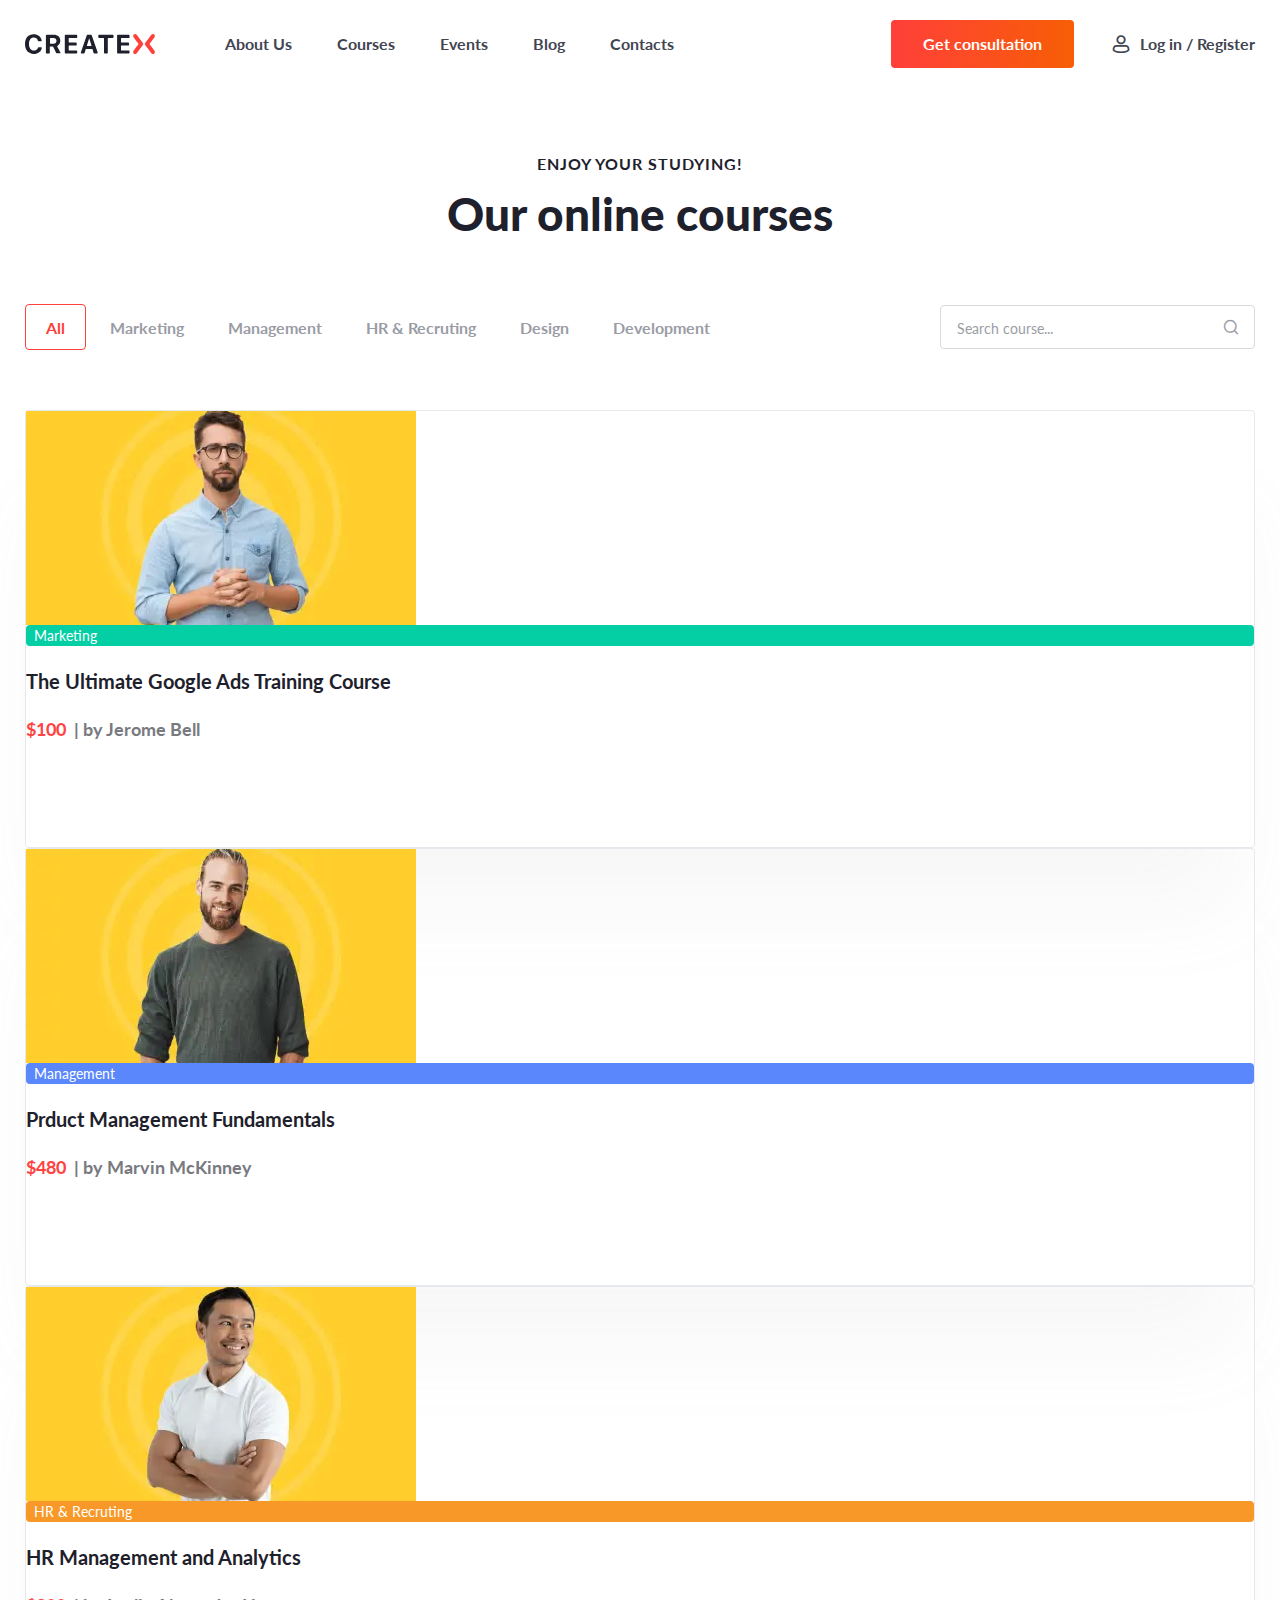
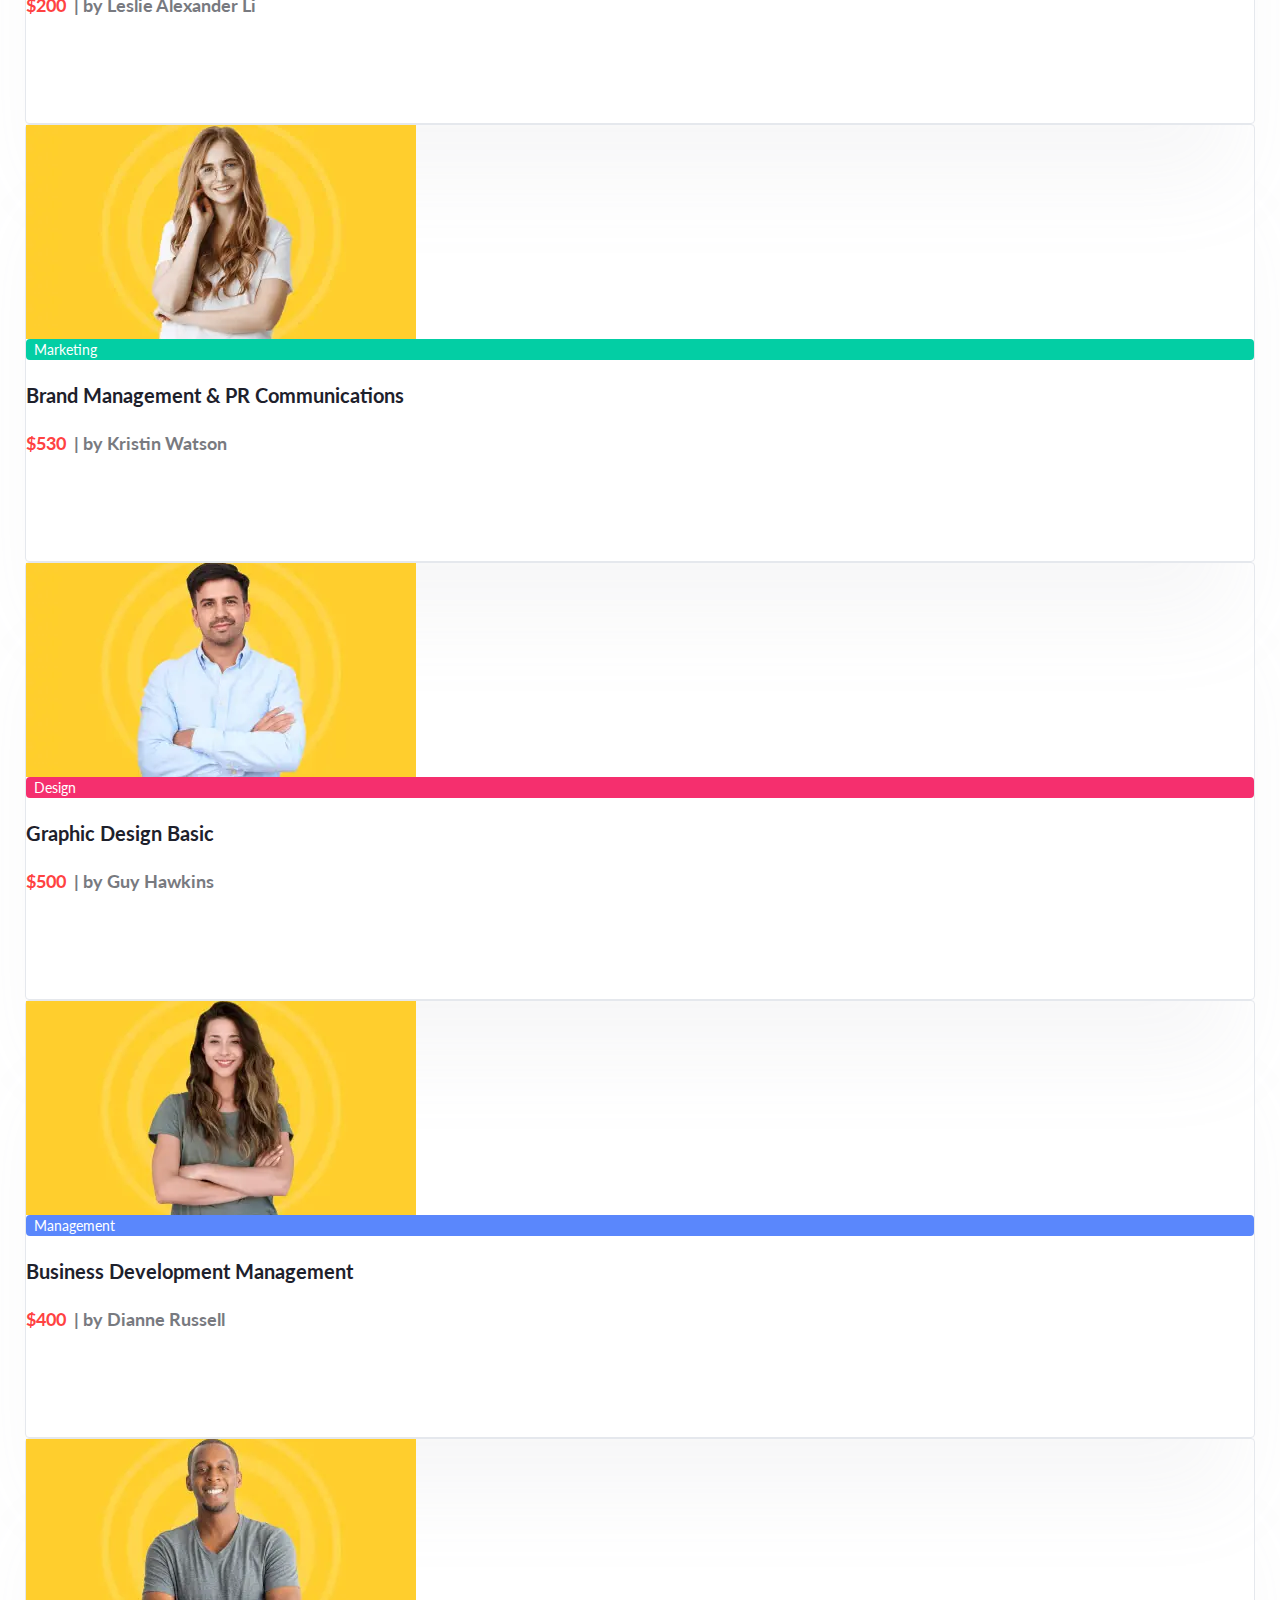
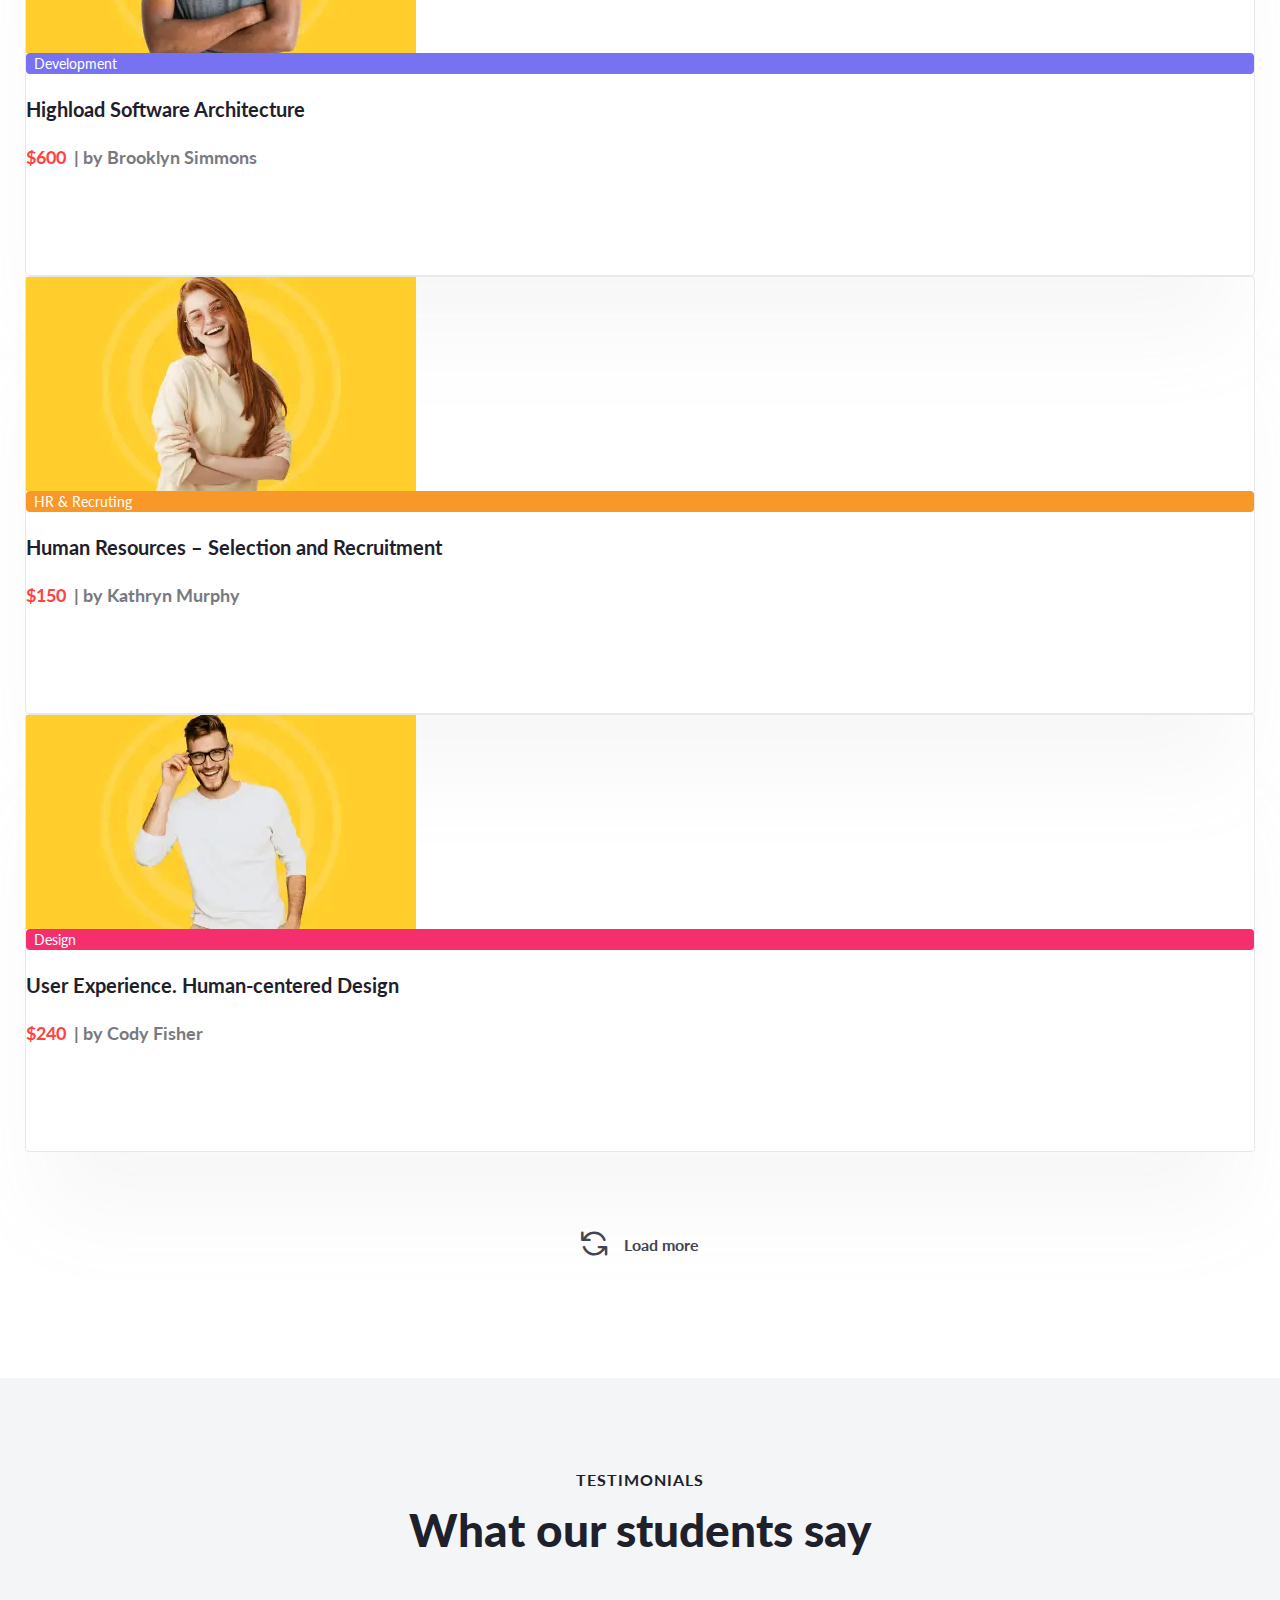
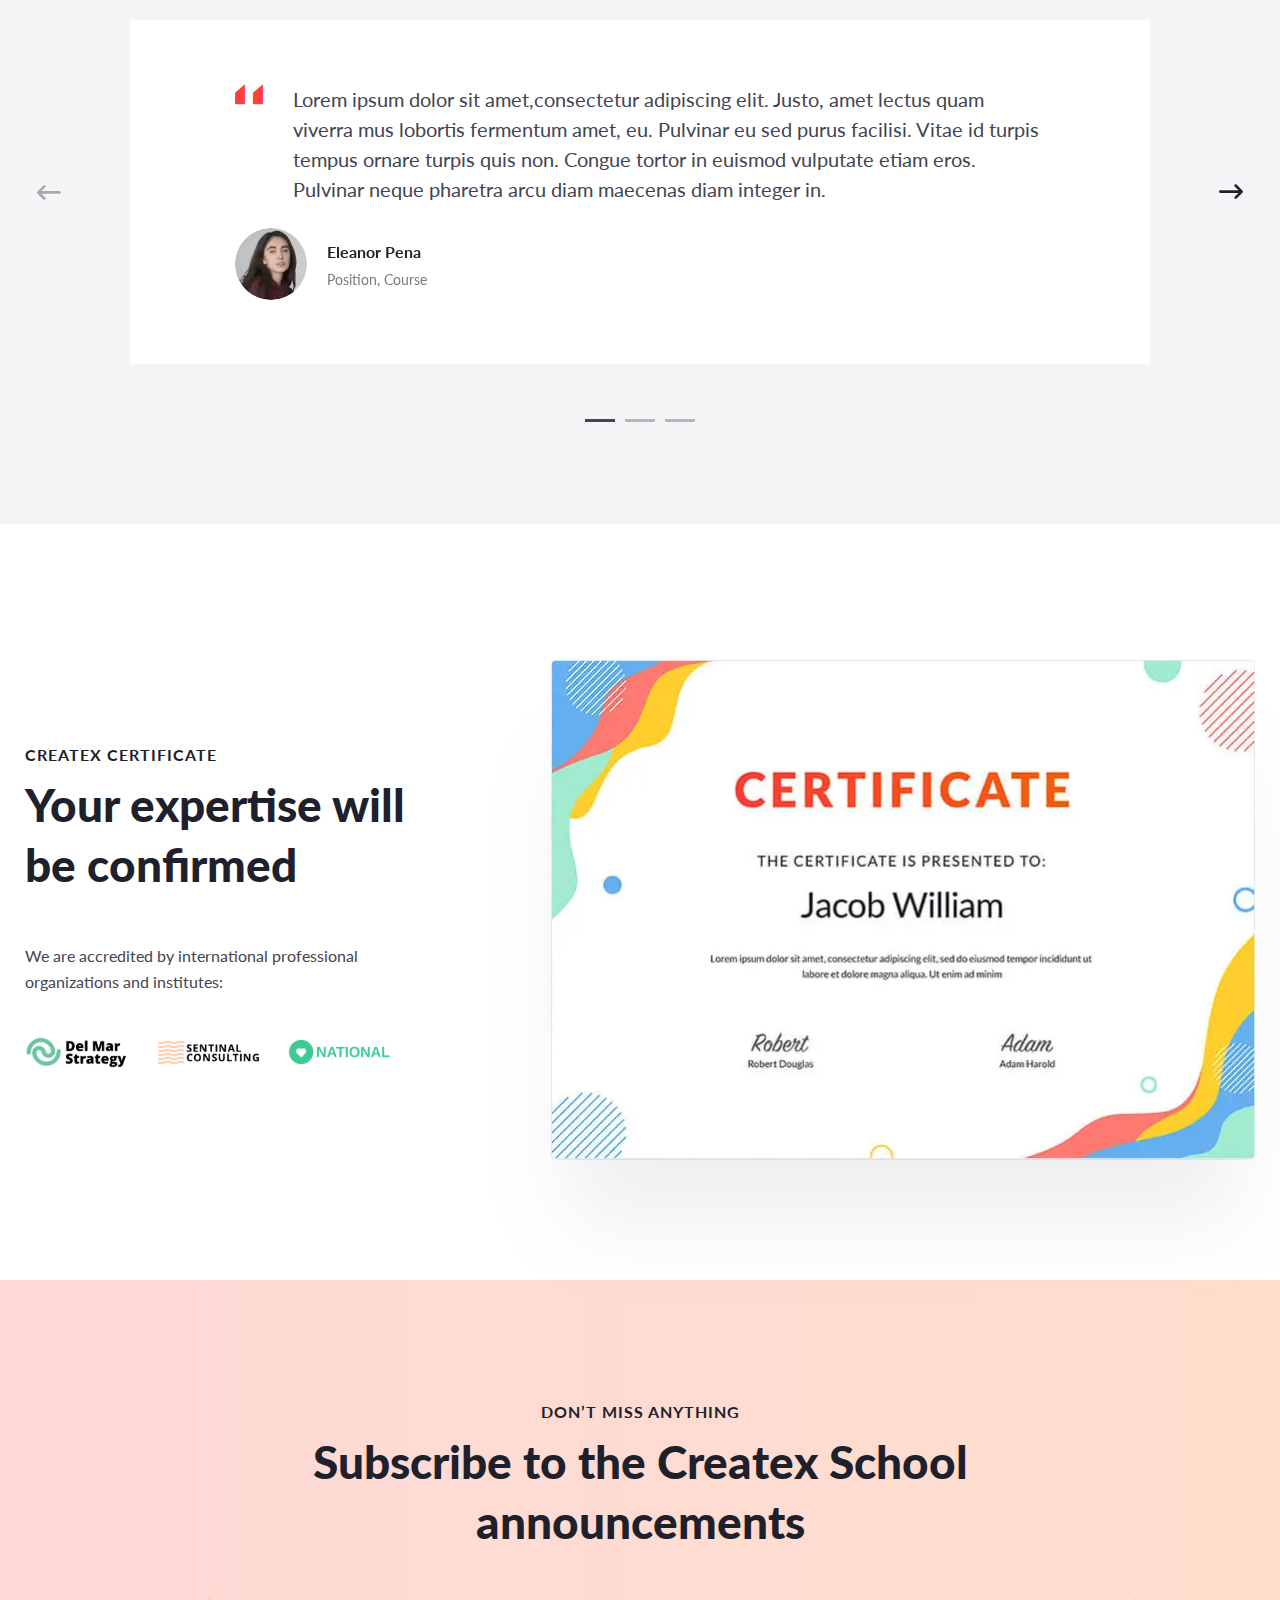
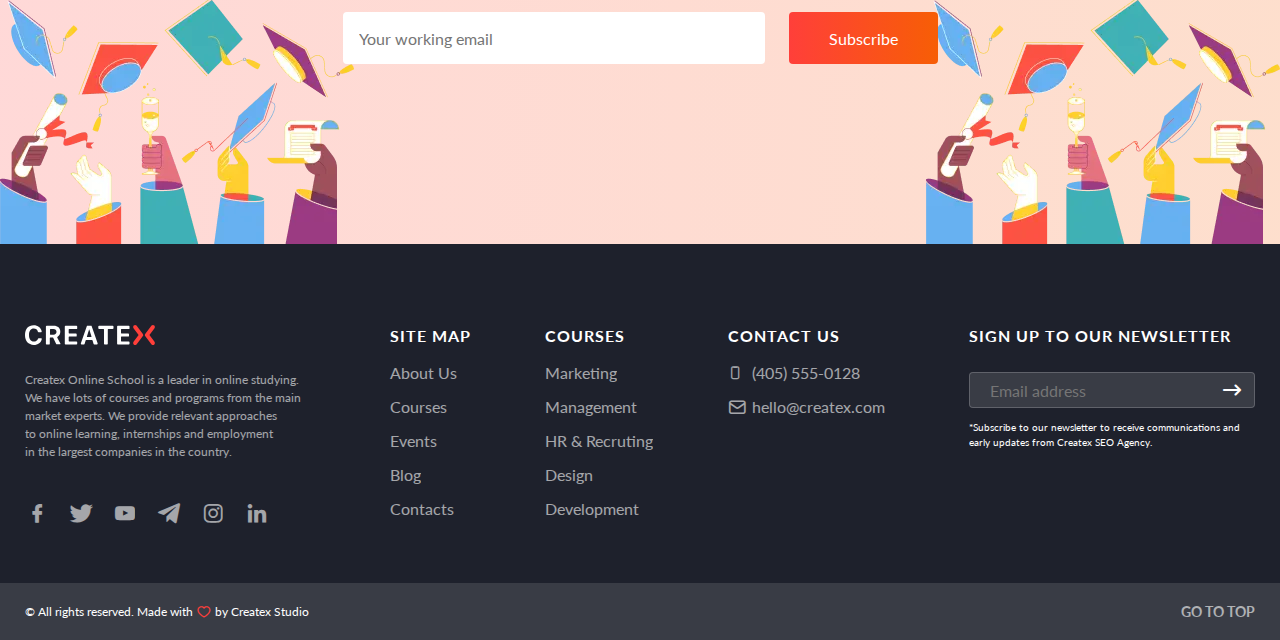
<file: courses.html>
<!DOCTYPE html>
<html lang="en">

<head>
	<title>Courses</title>
	<meta charset="UTF-8">
	<meta name="format-detection" content="telephone=no">
	<!-- <style>body{opacity: 0;}</style> -->
	<link rel="stylesheet" href="css/style.min.css?_v=20220609205536">
	<link rel="shortcut icon" href="favicon.ico">
	<!-- <meta name="robots" content="noindex, nofollow"> -->
	<meta name="viewport" content="width=device-width, initial-scale=1.0">
</head>

<body>
	<div class="wrapper">
		<header class="header">
			<div class="header__container">
				<div class="header__wrapper">
					<a href="home.html" class="header__logo"><img src="img/logo.svg" alt=""></a>
					<div class="header__menu menu">
						<nav class="menu__body">
							<ul class="menu__list">
								<li class="menu__item">
									<a class="menu__link" href="about-us.html">About Us</a>
								</li>
								<li class="menu__item">
									<a class="menu__link" href="courses.html">Courses</a>
								</li>
								<li class="menu__item">
									<a class="menu__link" href="events.html">Events</a>
								</li>
								<li class="menu__item">
									<a class="menu__link" href="blog.html">Blog</a>
								</li>
								<li class="menu__item">
									<a class="menu__link" href="contacts.html">Contacts</a>
								</li>
							</ul>
						</nav>
					</div>
					<div class="header__actions actions-header">
						<a data-da=".menu__list, 480" href="#" class="actions-header__button btn btn_orange">Get consultation</a>
						<a href="#" class="actions-header__login _icon-user"><span>Log in / Register</span></a>
					</div>
					<button type="button" class="menu__icon icon-menu"><span></span></button>
				</div>
			</div>
		</header>
		<main class="page page_inner">
			<section class="courses">
				<div class="courses__container">
					<div class="courses__body">
						<div class="courses__heading">
							<h2 class="courses__subtitle subtitle-heading">Enjoy your studying!</h2>
							<h3 class="courses__title title-heading">Our online courses</h3>
						</div>
						<div class="courses__navigation nav-courses">
							<nav class="nav-courses__filter">
								<button type="button" class="nav-courses__btn _active">All</button>
								<button type="button" class="nav-courses__btn">Marketing</button>
								<button type="button" class="nav-courses__btn">Management</button>
								<button type="button" class="nav-courses__btn">HR & Recruting</button>
								<button type="button" class="nav-courses__btn">Design</button>
								<button type="button" class="nav-courses__btn">Development</button>
							</nav>
							<form action="" class="nav-courses__form search-form">
								<input class="search-form__search" type="search" placeholder="Search course...">
								<button class="search-form__search-btn _icon-search"></button>
							</form>
						</div>
						<!-- <div data-showmore="items" class="courses">
                        <div data-showmore-content="4" class="courses__content column-courses">
                           <a href="" class="column-courses__card column-courses__card_vert">
                              <div class="column-courses__image column-courses__image_v"><picture><source srcset="img/Courses/1-1.webp" type="image/webp"><img src="img/Courses/1-1.png" alt="1"></picture></div>
                              <div class="column-courses__body column-courses__body_v">
                                 <p class="column-courses__range range-courses range-courses_marketing">Marketing</p>
                                 <div class="column-courses__title title-courses">The Ultimate Google Ads Training Course</div>
                                 <div class="column-courses__info info-courses"><span>$100</span>| by Jerome Bell</div>
                              </div>
                           </a>
                           <a href="#" class="column-courses__card column-courses__card_vert">
                              <div class="column-courses__image column-courses__image_v"><picture><source srcset="img/Courses/2-2.webp" type="image/webp"><img src="img/Courses/2-2.png" alt="1"></picture></div>
                              <div class="column-courses__body column-courses__body_v">
                                 <p class="column-courses__range range-courses range-courses_management">Management</p>
                                 <div class="column-courses__title title-courses">Prduct Management Fundamentals</div>
                                 <div class="column-courses__info info-courses"><span>$480</span>| by Marvin McKinney</div>
                              </div>
                           </a>
                           <a href="#" class="column-courses__card column-courses__card_vert">
                              <div class="column-courses__image column-courses__image_v"><picture><source srcset="img/Courses/3-3.webp" type="image/webp"><img src="img/Courses/3-3.png" alt="1"></picture></div>
                              <div class="column-courses__body column-courses__body_v">
                                 <p class="column-courses__range range-courses range-courses_hr">HR & Recruting</p>
                                 <div class="column-courses__title title-courses">HR  Management and Analytics</div>
                                 <div class="column-courses__info info-courses"><span>$200</span>| by Leslie Alexander Li</div>
                              </div>
                           </a>
                           <a href="#" class="column-courses__card column-courses__card_vert">
                              <div class="column-courses__image column-courses__image_v"><picture><source srcset="img/Courses/4-4.webp" type="image/webp"><img src="img/Courses/4-4.png" alt="1"></picture></div>
                              <div class="column-courses__body column-courses__body_v">
                                 <p class="column-courses__range range-courses range-courses_marketing">Marketing</p>
                                 <div class="column-courses__title title-courses">Brand Management & PR Communications</div>
                                 <div class="column-courses__info info-courses"><span>$530</span>| by Kristin Watson</div>
                              </div>
                           </a>
                           <a href="#" class="column-courses__card column-courses__card_vert">
                              <div class="column-courses__image column-courses__image_v"><picture><source srcset="img/Courses/6-5.webp" type="image/webp"><img src="img/Courses/6-5.png" alt="1"></picture></div>
                              <div class="column-courses__body column-courses__body_v">
                                 <p class="column-courses__range range-courses range-courses_design">Design</p>
                                 <div class="column-courses__title title-courses">Graphic Design Basic</div>
                                 <div class="column-courses__info info-courses"><span>$500</span>| by Guy Hawkins</div>
                              </div>
                           </a>
                           <a href="#" class="column-courses__card column-courses__card_vert">
                              <div class="column-courses__image column-courses__image_v"><picture><source srcset="img/Courses/5-6.webp" type="image/webp"><img src="img/Courses/5-6.png" alt="1"></picture></div>
                              <div class="column-courses__body column-courses__body_v">
                                 <p class="column-courses__range range-courses range-courses_management">Management</p>
                                 <div class="column-courses__title title-courses">Business Development Management</div>
                                 <div class="column-courses__info info-courses"><span>$400</span>| by Dianne Russell</div>
                              </div>
                           </a>
                           <a href="#" class="column-courses__card column-courses__card_vert">
                              <div class="column-courses__image column-courses__image_v"><picture><source srcset="img/Courses/7-7.webp" type="image/webp"><img src="img/Courses/7-7.png" alt="1"></picture></div>
                              <div class="column-courses__body column-courses__body_v">
                                 <p class="column-courses__range range-courses range-courses_development">Development</p>
                                 <div class="column-courses__title title-courses">Highload Software Architecture</div>
                                 <div class="column-courses__info info-courses"><span>$600</span>| by Brooklyn Simmons</div>
                              </div>
                           </a>
                           <a href="#" class="column-courses__card column-courses__card_vert">
                              <div class="column-courses__image column-courses__image_v"><picture><source srcset="img/Courses/8-8.webp" type="image/webp"><img src="img/Courses/8-8.png" alt="1"></picture></div>
                              <div class="column-courses__body column-courses__body_v">
                                 <p class="column-courses__range range-courses range-courses_hr">HR & Recruting</p>
                                 <div class="column-courses__title title-courses">Human Resources – Selection and Recruitment</div>
                                 <div class="column-courses__info info-courses"><span>$150</span>| by Kathryn Murphy</div>
                              </div>
                           </a>
                           <a href="#" class="column-courses__card column-courses__card_vert">
                              <div class="column-courses__image column-courses__image_v"><picture><source srcset="img/Courses/9-9.webp" type="image/webp"><img src="img/Courses/9-9.png" alt="1"></picture></div>
                              <div class="column-courses__body column-courses__body_v">
                                 <p class="column-courses__range range-courses range-courses_design">Design</p>
                                 <div class="column-courses__title title-courses">User Experience. Human-centered Design</div>
                                 <div class="column-courses__info info-courses"><span>$240</span>| by Cody Fisher</div>
                              </div>
                           </a>
                        </div>
                        <button data-showmore-button type="button" class="courses__btn-more _icon-load"><span>Load more</span></button>
                     </div> -->
						<div class="courses__content">
							<div class="courses__column-courses column-courses">
								<a href="" class="column-courses__card column-courses__card_vert">
									<div class="column-courses__image column-courses__image_v"><picture><source srcset="img/Courses/1-1.webp" type="image/webp"><img src="img/Courses/1-1.png" alt="1"></picture></div>
									<div class="column-courses__body column-courses__body_v">
										<p class="column-courses__range range-courses range-courses_marketing">Marketing</p>
										<h4 class="column-courses__title title-courses">The Ultimate Google Ads Training Course</h4>
										<div class="column-courses__info info-courses"><span>$100</span>| by Jerome Bell</div>
									</div>
								</a>
								<a href="#" class="column-courses__card column-courses__card_vert">
									<div class="column-courses__image column-courses__image_v"><picture><source srcset="img/Courses/2-2.webp" type="image/webp"><img src="img/Courses/2-2.png" alt="1"></picture></div>
									<div class="column-courses__body column-courses__body_v">
										<p class="column-courses__range range-courses range-courses_management">Management</p>
										<h4 class="column-courses__title title-courses">Prduct Management Fundamentals</h4>
										<div class="column-courses__info info-courses"><span>$480</span>| by Marvin McKinney</div>
									</div>
								</a>
								<a href="#" class="column-courses__card column-courses__card_vert">
									<div class="column-courses__image column-courses__image_v"><picture><source srcset="img/Courses/3-3.webp" type="image/webp"><img src="img/Courses/3-3.png" alt="1"></picture></div>
									<div class="column-courses__body column-courses__body_v">
										<p class="column-courses__range range-courses range-courses_hr">HR & Recruting</p>
										<h4 class="column-courses__title title-courses">HR Management and Analytics</h4>
										<div class="column-courses__info info-courses"><span>$200</span>| by Leslie Alexander Li</div>
									</div>
								</a>
								<a href="#" class="column-courses__card column-courses__card_vert">
									<div class="column-courses__image column-courses__image_v"><picture><source srcset="img/Courses/4-4.webp" type="image/webp"><img src="img/Courses/4-4.png" alt="1"></picture></div>
									<div class="column-courses__body column-courses__body_v">
										<p class="column-courses__range range-courses range-courses_marketing">Marketing</p>
										<h4 class="column-courses__title title-courses">Brand Management & PR Communications</h4>
										<div class="column-courses__info info-courses"><span>$530</span>| by Kristin Watson</div>
									</div>
								</a>
								<a href="#" class="column-courses__card column-courses__card_vert">
									<div class="column-courses__image column-courses__image_v"><picture><source srcset="img/Courses/6-5.webp" type="image/webp"><img src="img/Courses/6-5.png" alt="1"></picture></div>
									<div class="column-courses__body column-courses__body_v">
										<p class="column-courses__range range-courses range-courses_design">Design</p>
										<h4 class="column-courses__title title-courses">Graphic Design Basic</h4>
										<div class="column-courses__info info-courses"><span>$500</span>| by Guy Hawkins</div>
									</div>
								</a>
								<a href="#" class="column-courses__card column-courses__card_vert">
									<div class="column-courses__image column-courses__image_v"><picture><source srcset="img/Courses/5-6.webp" type="image/webp"><img src="img/Courses/5-6.png" alt="1"></picture></div>
									<div class="column-courses__body column-courses__body_v">
										<p class="column-courses__range range-courses range-courses_management">Management</p>
										<h4 class="column-courses__title title-courses">Business Development Management</h4>
										<div class="column-courses__info info-courses"><span>$400</span>| by Dianne Russell</div>
									</div>
								</a>
								<a href="#" class="column-courses__card column-courses__card_vert">
									<div class="column-courses__image column-courses__image_v"><picture><source srcset="img/Courses/7-7.webp" type="image/webp"><img src="img/Courses/7-7.png" alt="1"></picture></div>
									<div class="column-courses__body column-courses__body_v">
										<p class="column-courses__range range-courses range-courses_development">Development</p>
										<h4 class="column-courses__title title-courses">Highload Software Architecture</h4>
										<div class="column-courses__info info-courses"><span>$600</span>| by Brooklyn Simmons</div>
									</div>
								</a>
								<a href="#" class="column-courses__card column-courses__card_vert">
									<div class="column-courses__image column-courses__image_v"><picture><source srcset="img/Courses/8-8.webp" type="image/webp"><img src="img/Courses/8-8.png" alt="1"></picture></div>
									<div class="column-courses__body column-courses__body_v">
										<p class="column-courses__range range-courses range-courses_hr">HR & Recruting</p>
										<div class="column-courses__title title-courses">Human Resources – Selection and Recruitment</div>
										<div class="column-courses__info info-courses"><span>$150</span>| by Kathryn Murphy</div>
									</div>
								</a>
								<a href="course-about.html" class="column-courses__card column-courses__card_vert">
									<div class="column-courses__image column-courses__image_v"><picture><source srcset="img/Courses/9-9.webp" type="image/webp"><img src="img/Courses/9-9.png" alt="1"></picture></div>
									<div class="column-courses__body column-courses__body_v">
										<p class="column-courses__range range-courses range-courses_design">Design</p>
										<h4 class="column-courses__title title-courses">User Experience. Human-centered Design</h4>
										<div class="column-courses__info info-courses"><span>$240</span>| by Cody Fisher</div>
									</div>
								</a>
							</div>
						</div>
						<button class="courses__btn-more _icon-load">Load more</button>
					</div>
				</div>
			</section>
			<section class="testimonials-courses">
				<section class="testimonials-page">
					<div class="testimonials-page__container">
						<div class="testimonials-page__body">
							<div class="testimonials-page__heading">
								<h2 class="testimonials-page__subtitle subtitle-heading">TESTIMONIALS</h2>
								<h3 class="testimonials-page__title title-heading">What our students say</h3>
							</div>
							<div class="testimonials-page__carousel">
								<div class="testimonials-page__controls controls-testimonials">
									<div class="controls-testimonials__prev control-arrows swiper-button-prev _icon-arrow"></div>
									<div class="controls-testimonials__next control-arrows swiper-button-next _icon-arrow"></div>
								</div>
								<div class="testimonials-page__slider swiper">
									<div class="testimonials-page__wrapper swiper-wrapper">
										<div class="testimonials-page__slide swiper-slide">
											<div class="testimonials-page__card-testimonials testimonials-card">
												<div class="testimonials-card__body">
													<p class="testimonials-card__text text _icon-quote">Lorem ipsum dolor sit amet,consectetur adipiscing elit. Justo, amet lectus quam viverra mus lobortis fermentum amet, eu. Pulvinar eu sed purus facilisi. Vitae id turpis tempus ornare turpis quis non. Congue tortor in euismod vulputate etiam eros. Pulvinar neque pharetra arcu diam maecenas diam integer in.</p>
													<div class="testimonials-card__user-profile">
														<div class="testimonials-card__img"><picture><source srcset="img/content/user.webp" type="image/webp"><img src="img/content/user.png" alt="avatar"></picture></div>
														<div class="testimonials-card__info">
															<div class="testimonials-card__name">Eleanor Pena</div>
															<div class="testimonials-card__position">Position, Course</div>
														</div>
													</div>
												</div>
											</div>
										</div>
										<div class="testimonials-page__slide swiper-slide">
											<div class="testimonials-page__card-testimonials testimonials-card">
												<div class="testimonials-card__body">
													<p class="testimonials-card__text text _icon-quote">Lorem ipsum dolor sit amet,consectetur adipiscing elit. Justo, amet lectus quam viverra mus lobortis fermentum amet, eu. Pulvinar eu sed purus facilisi. Vitae id turpis tempus ornare turpis quis non. Congue tortor in euismod vulputate etiam eros. Pulvinar neque pharetra arcu diam maecenas diam integer in.</p>
													<div class="testimonials-card__user-profile">
														<div class="testimonials-card__img"><picture><source srcset="img/content/user.webp" type="image/webp"><img src="img/content/user.png" alt="avatar"></picture></div>
														<div class="testimonials-card__info">
															<div class="testimonials-card__name">Eleanor Pena</div>
															<div class="testimonials-card__position">Position, Course</div>
														</div>
													</div>
												</div>
											</div>
										</div>
										<div class="testimonials-page__slide swiper-slide">
											<div class="testimonials-page__card-testimonials testimonials-card">
												<div class="testimonials-card__body">
													<p class="testimonials-card__text text _icon-quote">Lorem ipsum dolor sit amet consectetur adipisicing elit. Ab animi sint voluptatibus, quisquam enim minus veniam. Consequuntur modi dolores nulla sit animi numquam perferendis magnam. Asperiores et est voluptatem possimus? Lorem ipsum dolor sit amet,consectetur adipiscing elit. Justo, amet lectus quam viverra mus lobortis fermentum amet, eu. Pulvinar eu sed purus facilisi. Vitae id turpis tempus ornare turpis quis non. Congue tortor in euismod vulputate etiam eros. Pulvinar neque pharetra arcu diam maecenas diam integer in.</p>
													<div class="testimonials-card__user-profile">
														<div class="testimonials-card__img"><picture><source srcset="img/content/user.webp" type="image/webp"><img src="img/content/user.png" alt="avatar"></picture></div>
														<div class="testimonials-card__info">
															<div class="testimonials-card__name">Eleanor Pena</div>
															<div class="testimonials-card__position">Position, Course</div>
														</div>
													</div>
												</div>
											</div>
										</div>
									</div>
									<div class="testimonials-page__pagination swiper-pagination"></div>
								</div>
							</div>
						</div>
					</div>
				</section>
				<!-- Оболочка слайдера -->
				<div class="имя-блока__slider swiper">
					<!-- Двигающееся часть слайдера -->
					<div class="имя-блока__wrapper swiper-wrapper">
						<!-- Слайд -->
						<div class="имя-блока__slide swiper-slide"></div>
					</div>
					<!-- Если нужна пагинация -->
					<div class="swiper-pagination"></div>
					<!-- Если нужна навигация (влево/вправо) -->
					<button type="button" class="swiper-button-prev"></button>
					<button type="button" class="swiper-button-next"></button>
					<!-- Если нужен скролбар -->
					<div class="swiper-scrollbar"></div>
				</div>
			</section>
			<section class="certificate-courses">
				<section class="certificate">
					<div class="certificate__container">
						<div class="certificate__wrapper">
							<div class="certificate__body">
								<div class="certificate__heading">
									<h2 class="certificate__subtitle subtitle-heading">Createx Certificate</h2>
									<h3 class="certificate__title title-heading">Your expertise will be confirmed</h3>
								</div>
								<p class="certificate__text text">We are accredited by international professional organizations and institutes:</p>
								<div class="certificate__logos">
									<img src="img/certificate/DelMarStrategy.svg" alt="1">
									<img src="img/certificate/SentinalcConsulting.svg" alt="2">
									<img src="img/certificate/NationalHealth.svg" alt="3">
								</div>
							</div>
							<div class="certificate__img"><picture><source srcset="img/certificate/certificate.webp" type="image/webp"><img src="img/certificate/certificate.png" alt="4"></picture></div>
						</div>
					</div>
				</section>
			</section>
			<section class="ubscribe-courses">
				<section class="subscribe-page">
					<div class="subscribe-page__container">
						<div class="subscribe-page__body">
							<div class="subscribe-page__heading">
								<h2 class="subscribe-page__subtitle subtitle-heading">Don’t miss anything</h2>
								<h3 class="subscribe-page__title title-heading">Subscribe to the Createx School announcements</h3>
							</div>
							<form class="subscribe-page__form form-subscribe">
								<input class="form-subscribe__email" type="email" placeholder="Your working email" name="email">
								<button class="form-subscribe__btn btn btn_orange">Subscribe</button>
							</form>
						</div>
					</div>
					<div class="subscribe-page__illustrations illustrations-subscribe">
						<div class="illustrations-subscribe__body">
							<div class="illustrations-subscribe__img"><picture><source srcset="img/content/illustration.webp" type="image/webp"><img src="img/content/illustration.png" alt="1"></picture></div>
							<div class="illustrations-subscribe__img"><picture><source srcset="img/content/illustration.webp" type="image/webp"><img src="img/content/illustration.png" alt="2"></picture></div>
						</div>
					</div>
				</section>
			</section>
		</main>
		<footer class="footer">
			<div class="footer__top top-footer">
				<div class="top-footer__container">
					<div class="top-footer__body">
						<div class="top-footer__info info-top-footer">
							<a href="#main" class="info-top-footer__logo"><img src="img/logo-white.svg" alt="logo"></a>
							<div class="info-top-footer__text">Createx Online School is a leader in online studying. We have lots of courses and programs from the main market experts. We provide relevant approaches to online learning, internships and employment in the largest companies in the country. </div>
							<ul class="info-top-footer__socials">
								<li class="info-top-footer__socials-item"><a href="#" class="info-top-footer__socials-link _icon-fb"></a></li>
								<li class="info-top-footer__socials-item"><a href="#" class="info-top-footer__socials-link _icon-twitter"></a></li>
								<li class="info-top-footer__socials-item"><a href="#" class="info-top-footer__socials-link _icon-youtube"></a></li>
								<li class="info-top-footer__socials-item"><a href="#" class="info-top-footer__socials-link _icon-telegram"></a></li>
								<li class="info-top-footer__socials-item"><a href="#" class="info-top-footer__socials-link _icon-insta"></a></li>
								<li class="info-top-footer__socials-item"><a href="#" class="info-top-footer__socials-link _icon-in"></a></li>
							</ul>
						</div>
						<div class="top-footer__navigation navigation-footer">
							<ul class="navigation-footer__site-map nav-list">
								<li class="nav-list__subject">SITE MAP</li>
								<li class="nav-list__item"><a href="#about" class="nav-list__link">About Us</a></li>
								<li class="nav-list__item"><a href="#courses" class="nav-list__link">Courses</a></li>
								<li class="nav-list__item"><a href="#events" class="nav-list__link">Events</a></li>
								<li class="nav-list__item"><a href="#blog" class="nav-list__link">Blog</a></li>
								<li class="nav-list__item"><a href="#contacts" class="nav-list__link">Contacts</a></li>
							</ul>
							<ul class="navigation-footer__courses nav-list">
								<li class="nav-list__subject">COURSES</li>
								<li class="nav-list__item"><a href="#" class="nav-list__link">Marketing</a></li>
								<li class="nav-list__item"><a href="#" class="nav-list__link">Management</a></li>
								<li class="nav-list__item"><a href="#" class="nav-list__link">HR & Recruting</a></li>
								<li class="nav-list__item"><a href="#" class="nav-list__link">Design</a></li>
								<li class="nav-list__item"><a href="#" class="nav-list__link">Development</a></li>
							</ul>
							<ul class="navigation-footer__contact nav-list">
								<li class="nav-list__subject">CONTACT US</li>
								<li class="nav-list__item"><a href="tel:+4055550128" class="nav-list__link nav-list__link_icon _icon-phone">(405) 555-0128</a></li>
								<li class="nav-list__item"><a href="mailto:hello@createx.com" class="nav-list__link nav-list__link_icon _icon-mail">hello@createx.com</a></li>
							</ul>
						</div>
						<div class="top-footer__subscribe subscribe-list">
							<div class="subscribe-list__subgect">SIGN UP TO OUR NEWSLETTER</div>
							<form action="" class="subscribe-list__form">
								<input class="subscribe-list__email" type="email" placeholder="Email address" name="email">
								<button class="subscribe-list__btn _icon-arrow"></button>
							</form>
							<p class="subscribe-list__remark">*Subscribe to our newsletter to receive communications and early updates from Createx SEO Agency.</p>
						</div>
					</div>
				</div>
			</div>
			<div class="footer__bottom bottom-footer">
				<div class="bottom-footer__container">
					<div class="bottom-footer__body">
						<div class="bottom-footer__copyright">© All rights reserved. Made with <span class="_icon-heart"></span>by Createx Studio</div>
						<a href="#main" class="bottom-footer__top-link">GO TO TOP</a>
					</div>
				</div>
			</div>
		</footer>
	</div>
	<!-- 
<div id="popup" aria-hidden="true" class="popup">
	<div class="popup__wrapper">
		<div class="popup__content">
			<button data-close type="button" class="popup__close">Закрыть</button>
			<div class="popup__text">
			</div>
		</div>
	</div>
</div>
 -->

	<script src="js/app.min.js?_v=20220609205536"></script>
</body>

</html>
</file>
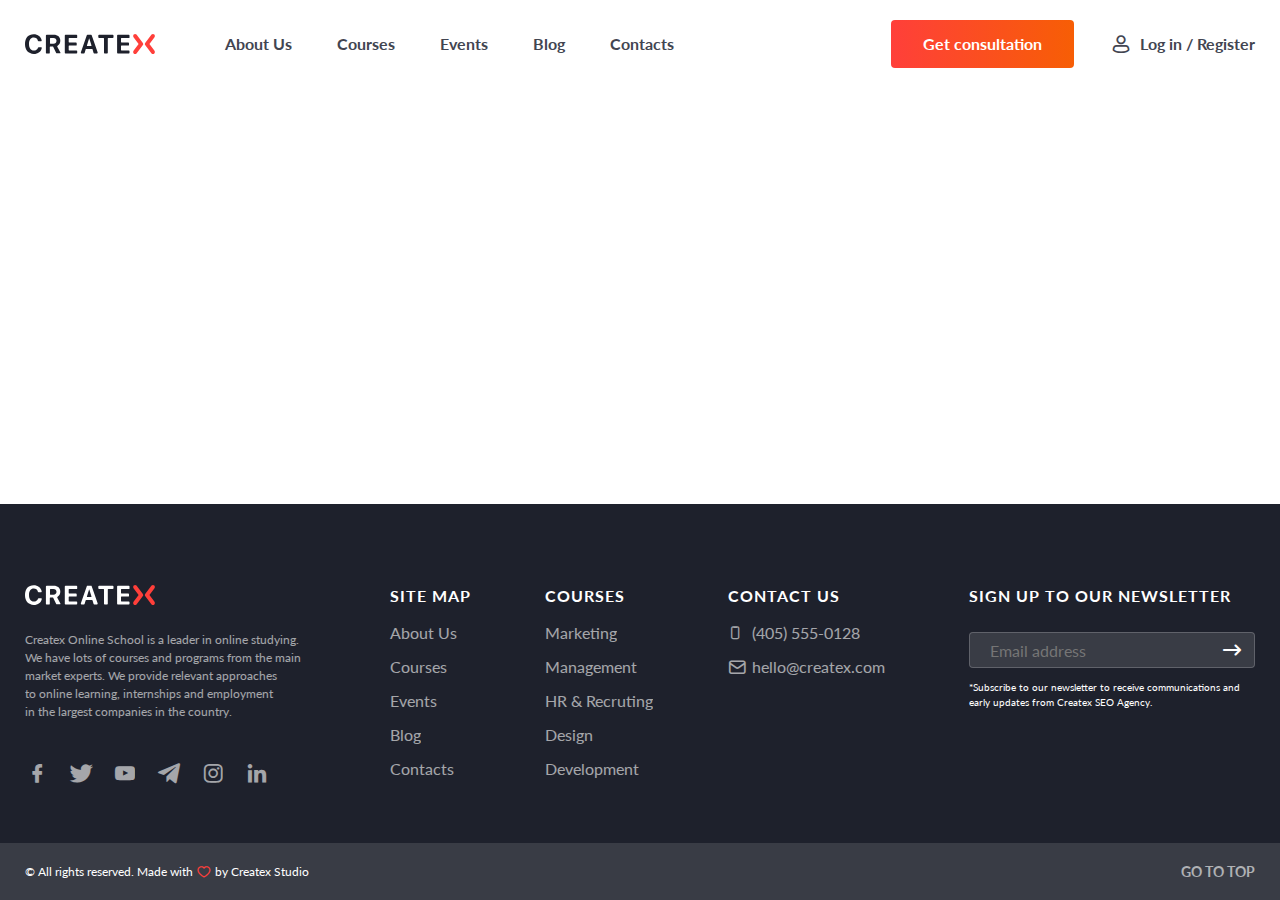
<file: event-about.html>
<!DOCTYPE html>
<html lang="en">

<head>
	<title>About event</title>
	<meta charset="UTF-8">
	<meta name="format-detection" content="telephone=no">
	<!-- <style>body{opacity: 0;}</style> -->
	<link rel="stylesheet" href="css/style.min.css?_v=20220609205536">
	<link rel="shortcut icon" href="favicon.ico">
	<!-- <meta name="robots" content="noindex, nofollow"> -->
	<meta name="viewport" content="width=device-width, initial-scale=1.0">
</head>

<body>
	<div class="wrapper">
		<header class="header">
			<div class="header__container">
				<div class="header__wrapper">
					<a href="home.html" class="header__logo"><img src="img/logo.svg" alt=""></a>
					<div class="header__menu menu">
						<nav class="menu__body">
							<ul class="menu__list">
								<li class="menu__item">
									<a class="menu__link" href="about-us.html">About Us</a>
								</li>
								<li class="menu__item">
									<a class="menu__link" href="courses.html">Courses</a>
								</li>
								<li class="menu__item">
									<a class="menu__link" href="events.html">Events</a>
								</li>
								<li class="menu__item">
									<a class="menu__link" href="blog.html">Blog</a>
								</li>
								<li class="menu__item">
									<a class="menu__link" href="contacts.html">Contacts</a>
								</li>
							</ul>
						</nav>
					</div>
					<div class="header__actions actions-header">
						<a data-da=".menu__list, 480" href="#" class="actions-header__button btn btn_orange">Get consultation</a>
						<a href="#" class="actions-header__login _icon-user"><span>Log in / Register</span></a>
					</div>
					<button type="button" class="menu__icon icon-menu"><span></span></button>
				</div>
			</div>
		</header>
		<main class="page page_inner">
		</main>
		<footer class="footer">
			<div class="footer__top top-footer">
				<div class="top-footer__container">
					<div class="top-footer__body">
						<div class="top-footer__info info-top-footer">
							<a href="#main" class="info-top-footer__logo"><img src="img/logo-white.svg" alt="logo"></a>
							<div class="info-top-footer__text">Createx Online School is a leader in online studying. We have lots of courses and programs from the main market experts. We provide relevant approaches to online learning, internships and employment in the largest companies in the country. </div>
							<ul class="info-top-footer__socials">
								<li class="info-top-footer__socials-item"><a href="#" class="info-top-footer__socials-link _icon-fb"></a></li>
								<li class="info-top-footer__socials-item"><a href="#" class="info-top-footer__socials-link _icon-twitter"></a></li>
								<li class="info-top-footer__socials-item"><a href="#" class="info-top-footer__socials-link _icon-youtube"></a></li>
								<li class="info-top-footer__socials-item"><a href="#" class="info-top-footer__socials-link _icon-telegram"></a></li>
								<li class="info-top-footer__socials-item"><a href="#" class="info-top-footer__socials-link _icon-insta"></a></li>
								<li class="info-top-footer__socials-item"><a href="#" class="info-top-footer__socials-link _icon-in"></a></li>
							</ul>
						</div>
						<div class="top-footer__navigation navigation-footer">
							<ul class="navigation-footer__site-map nav-list">
								<li class="nav-list__subject">SITE MAP</li>
								<li class="nav-list__item"><a href="#about" class="nav-list__link">About Us</a></li>
								<li class="nav-list__item"><a href="#courses" class="nav-list__link">Courses</a></li>
								<li class="nav-list__item"><a href="#events" class="nav-list__link">Events</a></li>
								<li class="nav-list__item"><a href="#blog" class="nav-list__link">Blog</a></li>
								<li class="nav-list__item"><a href="#contacts" class="nav-list__link">Contacts</a></li>
							</ul>
							<ul class="navigation-footer__courses nav-list">
								<li class="nav-list__subject">COURSES</li>
								<li class="nav-list__item"><a href="#" class="nav-list__link">Marketing</a></li>
								<li class="nav-list__item"><a href="#" class="nav-list__link">Management</a></li>
								<li class="nav-list__item"><a href="#" class="nav-list__link">HR & Recruting</a></li>
								<li class="nav-list__item"><a href="#" class="nav-list__link">Design</a></li>
								<li class="nav-list__item"><a href="#" class="nav-list__link">Development</a></li>
							</ul>
							<ul class="navigation-footer__contact nav-list">
								<li class="nav-list__subject">CONTACT US</li>
								<li class="nav-list__item"><a href="tel:+4055550128" class="nav-list__link nav-list__link_icon _icon-phone">(405) 555-0128</a></li>
								<li class="nav-list__item"><a href="mailto:hello@createx.com" class="nav-list__link nav-list__link_icon _icon-mail">hello@createx.com</a></li>
							</ul>
						</div>
						<div class="top-footer__subscribe subscribe-list">
							<div class="subscribe-list__subgect">SIGN UP TO OUR NEWSLETTER</div>
							<form action="" class="subscribe-list__form">
								<input class="subscribe-list__email" type="email" placeholder="Email address" name="email">
								<button class="subscribe-list__btn _icon-arrow"></button>
							</form>
							<p class="subscribe-list__remark">*Subscribe to our newsletter to receive communications and early updates from Createx SEO Agency.</p>
						</div>
					</div>
				</div>
			</div>
			<div class="footer__bottom bottom-footer">
				<div class="bottom-footer__container">
					<div class="bottom-footer__body">
						<div class="bottom-footer__copyright">© All rights reserved. Made with <span class="_icon-heart"></span>by Createx Studio</div>
						<a href="#main" class="bottom-footer__top-link">GO TO TOP</a>
					</div>
				</div>
			</div>
		</footer>
	</div>
	<!-- 
<div id="popup" aria-hidden="true" class="popup">
	<div class="popup__wrapper">
		<div class="popup__content">
			<button data-close type="button" class="popup__close">Закрыть</button>
			<div class="popup__text">
			</div>
		</div>
	</div>
</div>
 -->

	<script src="js/app.min.js?_v=20220609205536"></script>
</body>

</html>
</file>
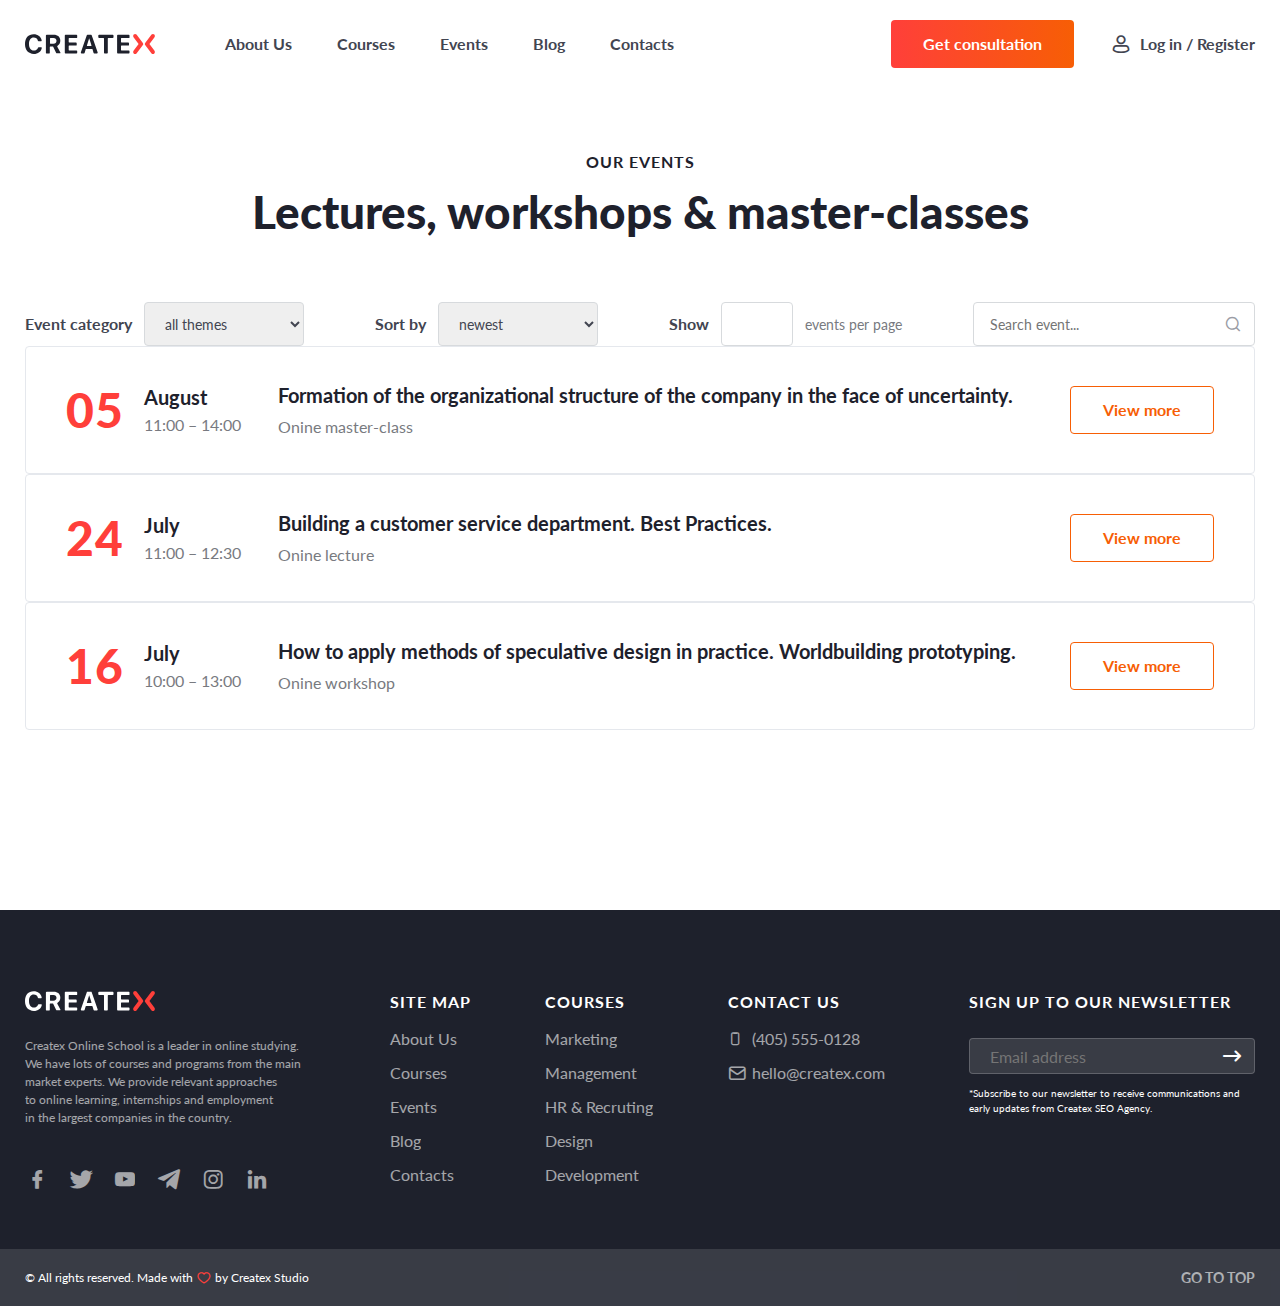
<file: events.html>
<!DOCTYPE html>
<html lang="en">

<head>
	<title>Events</title>
	<meta charset="UTF-8">
	<meta name="format-detection" content="telephone=no">
	<!-- <style>body{opacity: 0;}</style> -->
	<link rel="stylesheet" href="css/style.min.css?_v=20220609205536">
	<link rel="shortcut icon" href="favicon.ico">
	<!-- <meta name="robots" content="noindex, nofollow"> -->
	<meta name="viewport" content="width=device-width, initial-scale=1.0">
</head>

<body>
	<div class="wrapper">
		<header class="header">
			<div class="header__container">
				<div class="header__wrapper">
					<a href="home.html" class="header__logo"><img src="img/logo.svg" alt=""></a>
					<div class="header__menu menu">
						<nav class="menu__body">
							<ul class="menu__list">
								<li class="menu__item">
									<a class="menu__link" href="about-us.html">About Us</a>
								</li>
								<li class="menu__item">
									<a class="menu__link" href="courses.html">Courses</a>
								</li>
								<li class="menu__item">
									<a class="menu__link" href="events.html">Events</a>
								</li>
								<li class="menu__item">
									<a class="menu__link" href="blog.html">Blog</a>
								</li>
								<li class="menu__item">
									<a class="menu__link" href="contacts.html">Contacts</a>
								</li>
							</ul>
						</nav>
					</div>
					<div class="header__actions actions-header">
						<a data-da=".menu__list, 480" href="#" class="actions-header__button btn btn_orange">Get consultation</a>
						<a href="#" class="actions-header__login _icon-user"><span>Log in / Register</span></a>
					</div>
					<button type="button" class="menu__icon icon-menu"><span></span></button>
				</div>
			</div>
		</header>
		<main class="page page_inner">
			<section class="events-page">
				<div class="events-page__container">
					<div class="events-page__heading">
						<h2 class="events-page__subtitle subtitle-heading">Our events</h2>
						<h3 class="events-page__title title-heading">Lectures, workshops & master-classes</h3>
					</div>
					<form class="events-page__filters events-filters">
						<div class="events-filters__category">
							<p class="events-filters__subject">Event category</p>
							<select class="events-filters__field" name="category" id="">
								<option value="all">all themes</option>
								<option value="design">Design</option>
								<option value="Management">Management</option>
								<option value="HR & Recruting">HR & Recruting</option>
								<option value="Development">Development</option>
								<option value="Marketing">Marketing</option>
							</select>
						</div>
						<div class="events-filters__sort">
							<p class="events-filters__subject">Sort by</p>
							<select class="events-filters__field" name="sort" id="">
								<option value="all">newest</option>
								<option value="design">item</option>
								<option value="Management">item</option>
								<option value="HR & Recruting">item</option>
							</select>
						</div>
						<div class="events-filters__show">
							<p class="events-filters__subject">Show</p>
							<input class="events-filters__field events-filters__field_num" type="number">
							<p class="events-filters__text">events per page</p>
						</div>
						<div class="events-filters__search">
							<input placeholder="Search event..." class="events-filters__field events-filters__field_search" type="search">
							<button type="button" class="events-filters__btn _icon-search"></button>
						</div>
					</form>
					<div class="events-page__events-content events-content">
						<div class="events-content__row row-events">
							<div class="row-events__date">
								<p class="row-events__day">05</p>
								<div>
									<p class="row-events__month">August</p>
									<p class="row-events__time">11:00 – 14:00</p>
								</div>
							</div>
							<div class="row-events__info row-events__info_1">
								<h4 class="row-events__theme">Formation of the organizational structure of the company in the face of uncertainty.</h4>
								<p class="row-events__format">Onine master-class</p>
							</div>
							<a data-da=".row-events__info_1, 768" href="#" class="row-events__btn btn">View more</a>
						</div>
						<div class="events-content__row row-events">
							<div class="row-events__date">
								<p class="row-events__day">24</p>
								<div>
									<p class="row-events__month">July</p>
									<p class="row-events__time">11:00 – 12:30</p>
								</div>
							</div>
							<div class="row-events__info row-events__info_2">
								<h4 class="row-events__theme">Building a customer service department. Best Practices.</h4>
								<p class="row-events__format">Onine lecture</p>
							</div>
							<a data-da=".row-events__info_2, 768" href="#" class="row-events__btn btn">View more</a>
						</div>
						<div class="events-content__row row-events">
							<div class="row-events__date">
								<p class="row-events__day">16</p>
								<div>
									<p class="row-events__month">July</p>
									<p class="row-events__time">10:00 – 13:00</p>
								</div>
							</div>
							<div class="row-events__info row-events__info_3">
								<h4 class="row-events__theme">How to apply methods of speculative design in practice. Worldbuilding prototyping.</h4>
								<p class="row-events__format">Onine workshop</p>
							</div>
							<a data-da=".row-events__info_3, 768" href="" class="row-events__btn btn">View more</a>
						</div>
					</div>
					<div class="events-page__navigation"></div>
				</div>
			</section>
			<section class=""></section>
		</main>
		<footer class="footer">
			<div class="footer__top top-footer">
				<div class="top-footer__container">
					<div class="top-footer__body">
						<div class="top-footer__info info-top-footer">
							<a href="#main" class="info-top-footer__logo"><img src="img/logo-white.svg" alt="logo"></a>
							<div class="info-top-footer__text">Createx Online School is a leader in online studying. We have lots of courses and programs from the main market experts. We provide relevant approaches to online learning, internships and employment in the largest companies in the country. </div>
							<ul class="info-top-footer__socials">
								<li class="info-top-footer__socials-item"><a href="#" class="info-top-footer__socials-link _icon-fb"></a></li>
								<li class="info-top-footer__socials-item"><a href="#" class="info-top-footer__socials-link _icon-twitter"></a></li>
								<li class="info-top-footer__socials-item"><a href="#" class="info-top-footer__socials-link _icon-youtube"></a></li>
								<li class="info-top-footer__socials-item"><a href="#" class="info-top-footer__socials-link _icon-telegram"></a></li>
								<li class="info-top-footer__socials-item"><a href="#" class="info-top-footer__socials-link _icon-insta"></a></li>
								<li class="info-top-footer__socials-item"><a href="#" class="info-top-footer__socials-link _icon-in"></a></li>
							</ul>
						</div>
						<div class="top-footer__navigation navigation-footer">
							<ul class="navigation-footer__site-map nav-list">
								<li class="nav-list__subject">SITE MAP</li>
								<li class="nav-list__item"><a href="#about" class="nav-list__link">About Us</a></li>
								<li class="nav-list__item"><a href="#courses" class="nav-list__link">Courses</a></li>
								<li class="nav-list__item"><a href="#events" class="nav-list__link">Events</a></li>
								<li class="nav-list__item"><a href="#blog" class="nav-list__link">Blog</a></li>
								<li class="nav-list__item"><a href="#contacts" class="nav-list__link">Contacts</a></li>
							</ul>
							<ul class="navigation-footer__courses nav-list">
								<li class="nav-list__subject">COURSES</li>
								<li class="nav-list__item"><a href="#" class="nav-list__link">Marketing</a></li>
								<li class="nav-list__item"><a href="#" class="nav-list__link">Management</a></li>
								<li class="nav-list__item"><a href="#" class="nav-list__link">HR & Recruting</a></li>
								<li class="nav-list__item"><a href="#" class="nav-list__link">Design</a></li>
								<li class="nav-list__item"><a href="#" class="nav-list__link">Development</a></li>
							</ul>
							<ul class="navigation-footer__contact nav-list">
								<li class="nav-list__subject">CONTACT US</li>
								<li class="nav-list__item"><a href="tel:+4055550128" class="nav-list__link nav-list__link_icon _icon-phone">(405) 555-0128</a></li>
								<li class="nav-list__item"><a href="mailto:hello@createx.com" class="nav-list__link nav-list__link_icon _icon-mail">hello@createx.com</a></li>
							</ul>
						</div>
						<div class="top-footer__subscribe subscribe-list">
							<div class="subscribe-list__subgect">SIGN UP TO OUR NEWSLETTER</div>
							<form action="" class="subscribe-list__form">
								<input class="subscribe-list__email" type="email" placeholder="Email address" name="email">
								<button class="subscribe-list__btn _icon-arrow"></button>
							</form>
							<p class="subscribe-list__remark">*Subscribe to our newsletter to receive communications and early updates from Createx SEO Agency.</p>
						</div>
					</div>
				</div>
			</div>
			<div class="footer__bottom bottom-footer">
				<div class="bottom-footer__container">
					<div class="bottom-footer__body">
						<div class="bottom-footer__copyright">© All rights reserved. Made with <span class="_icon-heart"></span>by Createx Studio</div>
						<a href="#main" class="bottom-footer__top-link">GO TO TOP</a>
					</div>
				</div>
			</div>
		</footer>
	</div>
	<!-- 
<div id="popup" aria-hidden="true" class="popup">
	<div class="popup__wrapper">
		<div class="popup__content">
			<button data-close type="button" class="popup__close">Закрыть</button>
			<div class="popup__text">
			</div>
		</div>
	</div>
</div>
 -->

	<script src="js/app.min.js?_v=20220609205536"></script>
</body>

</html>
</file>
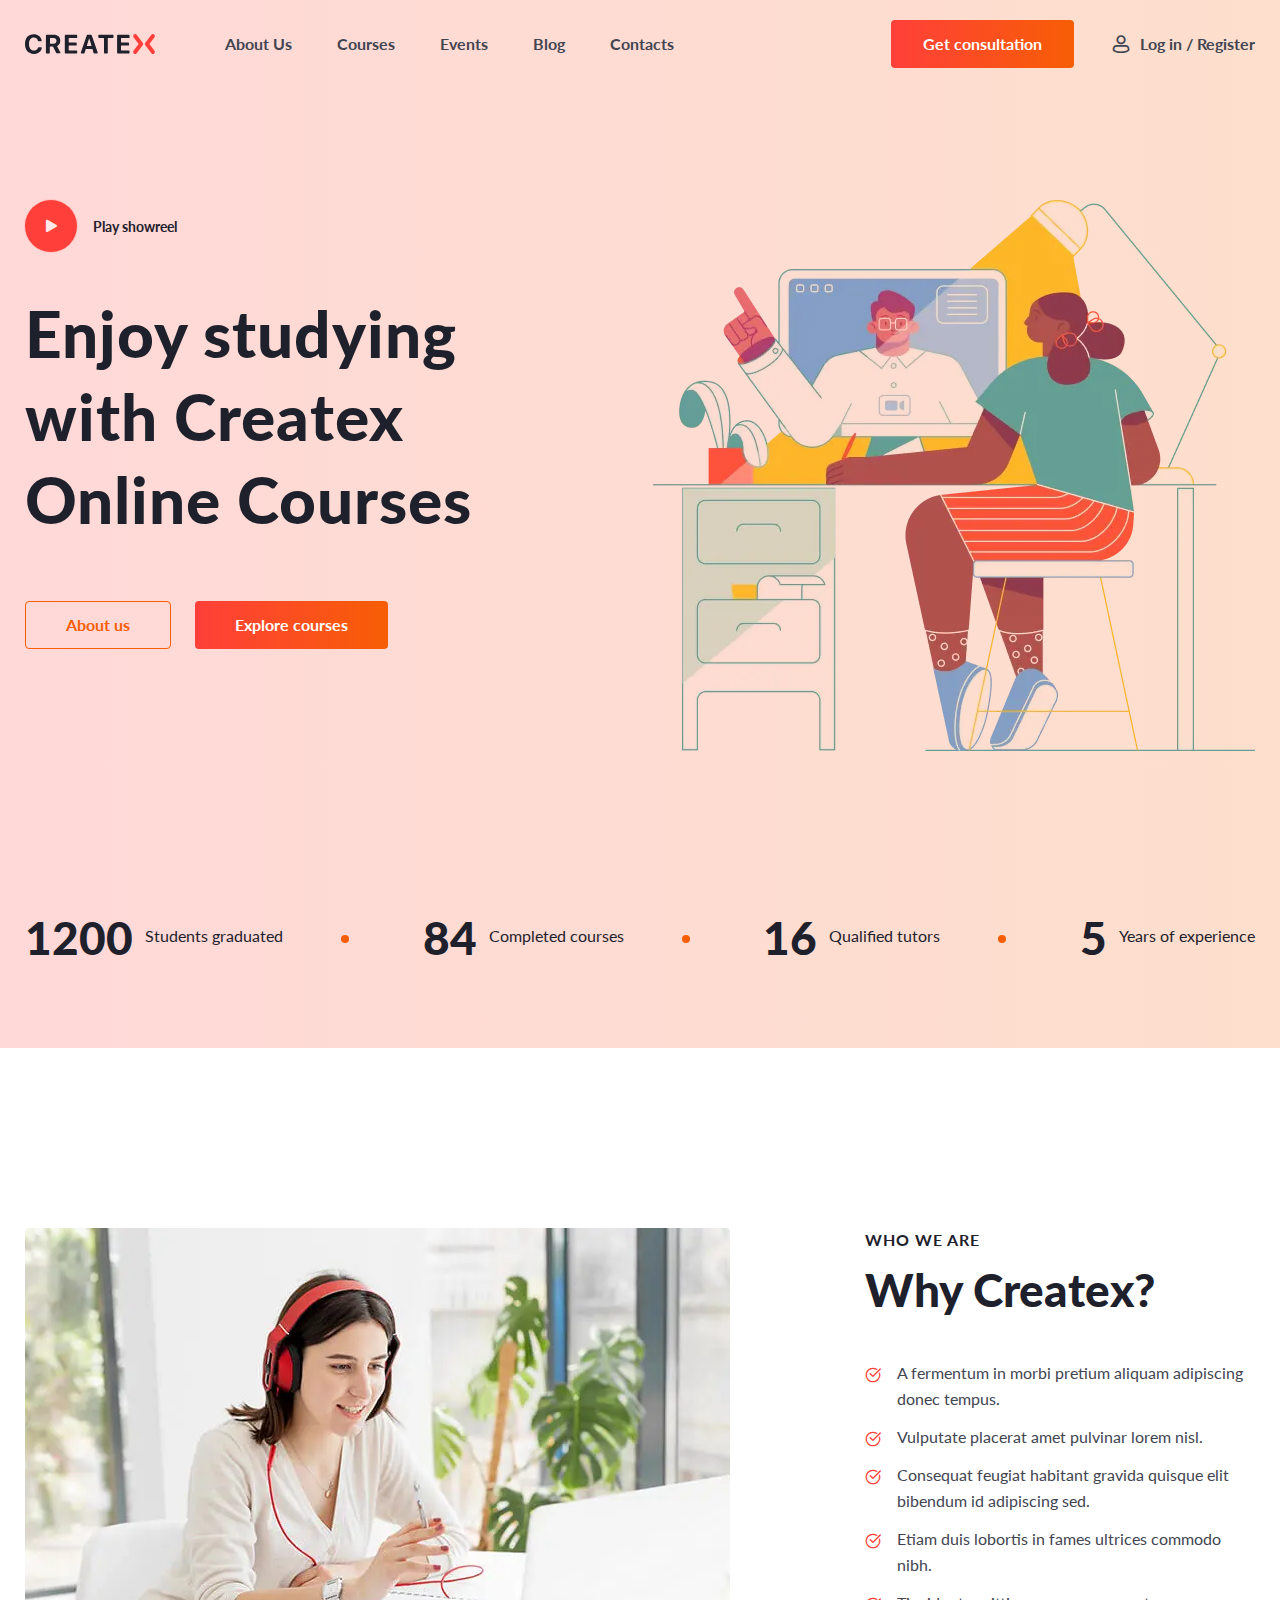
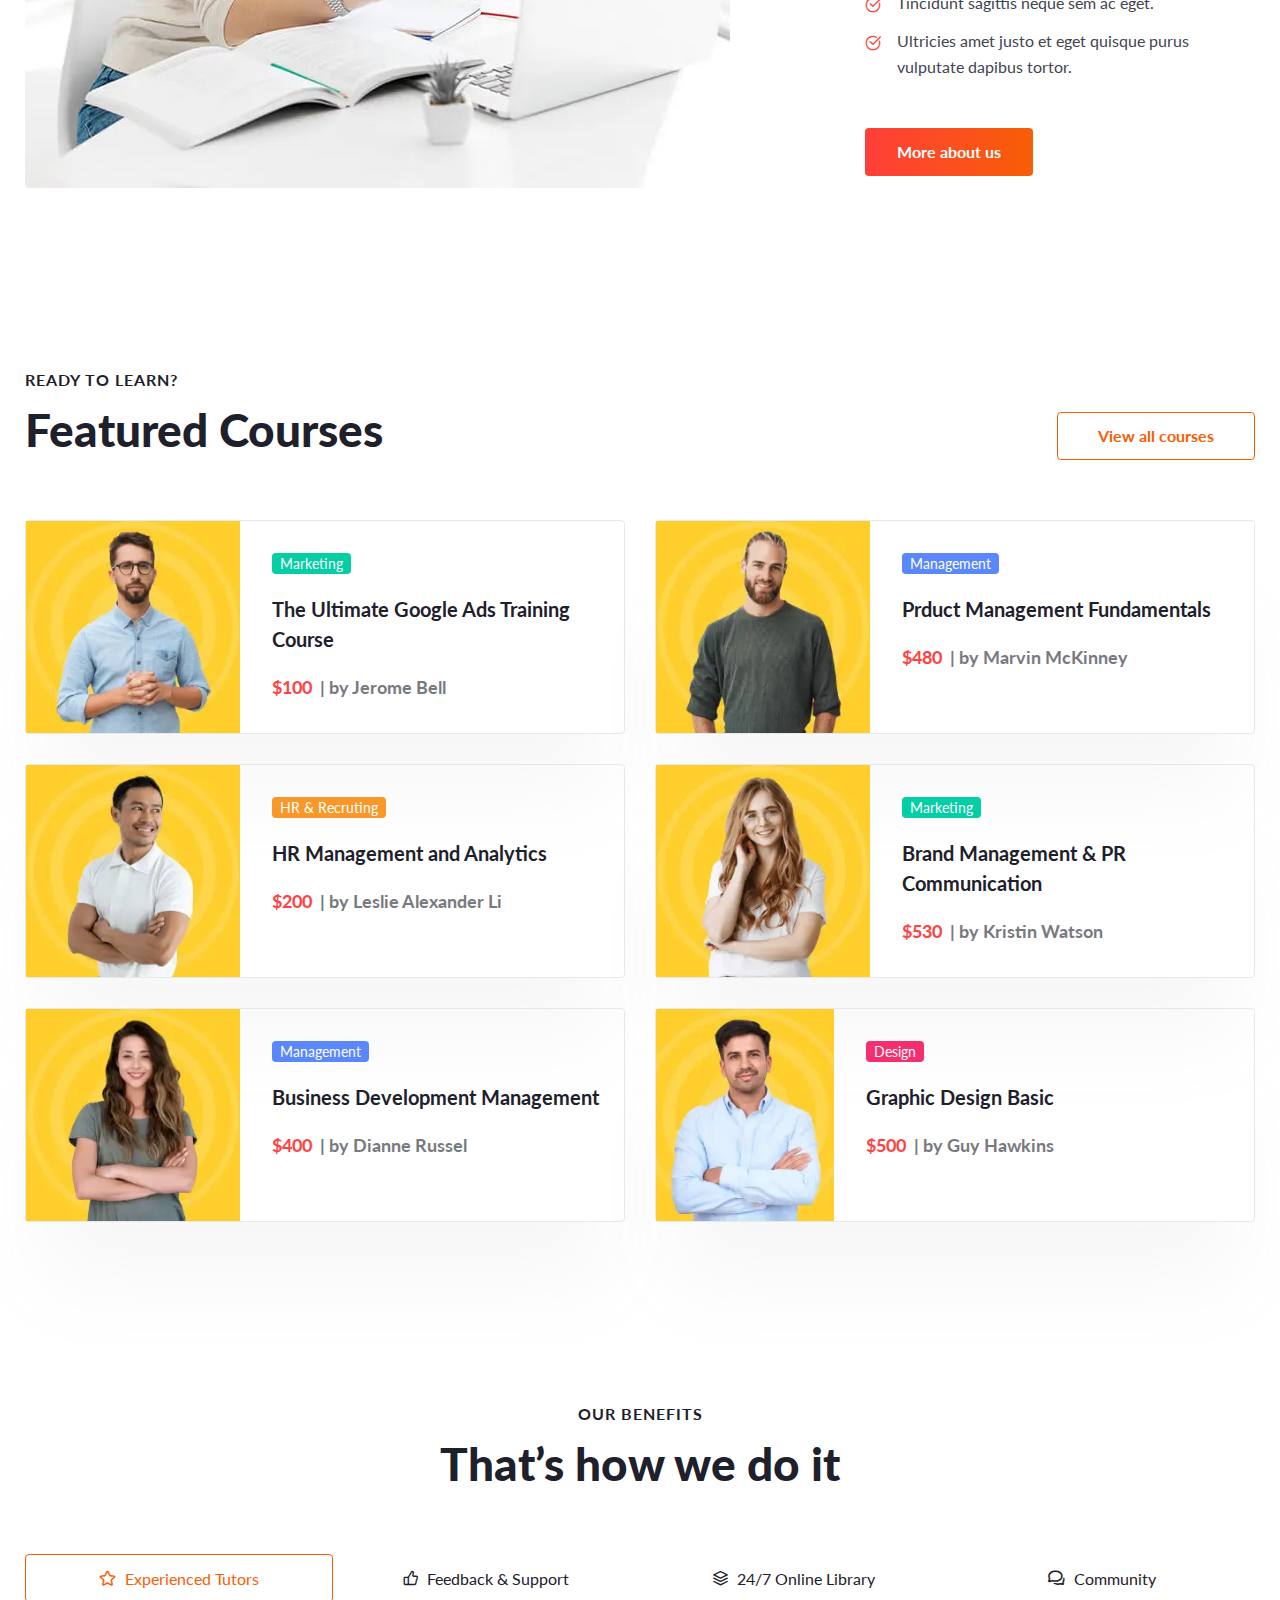
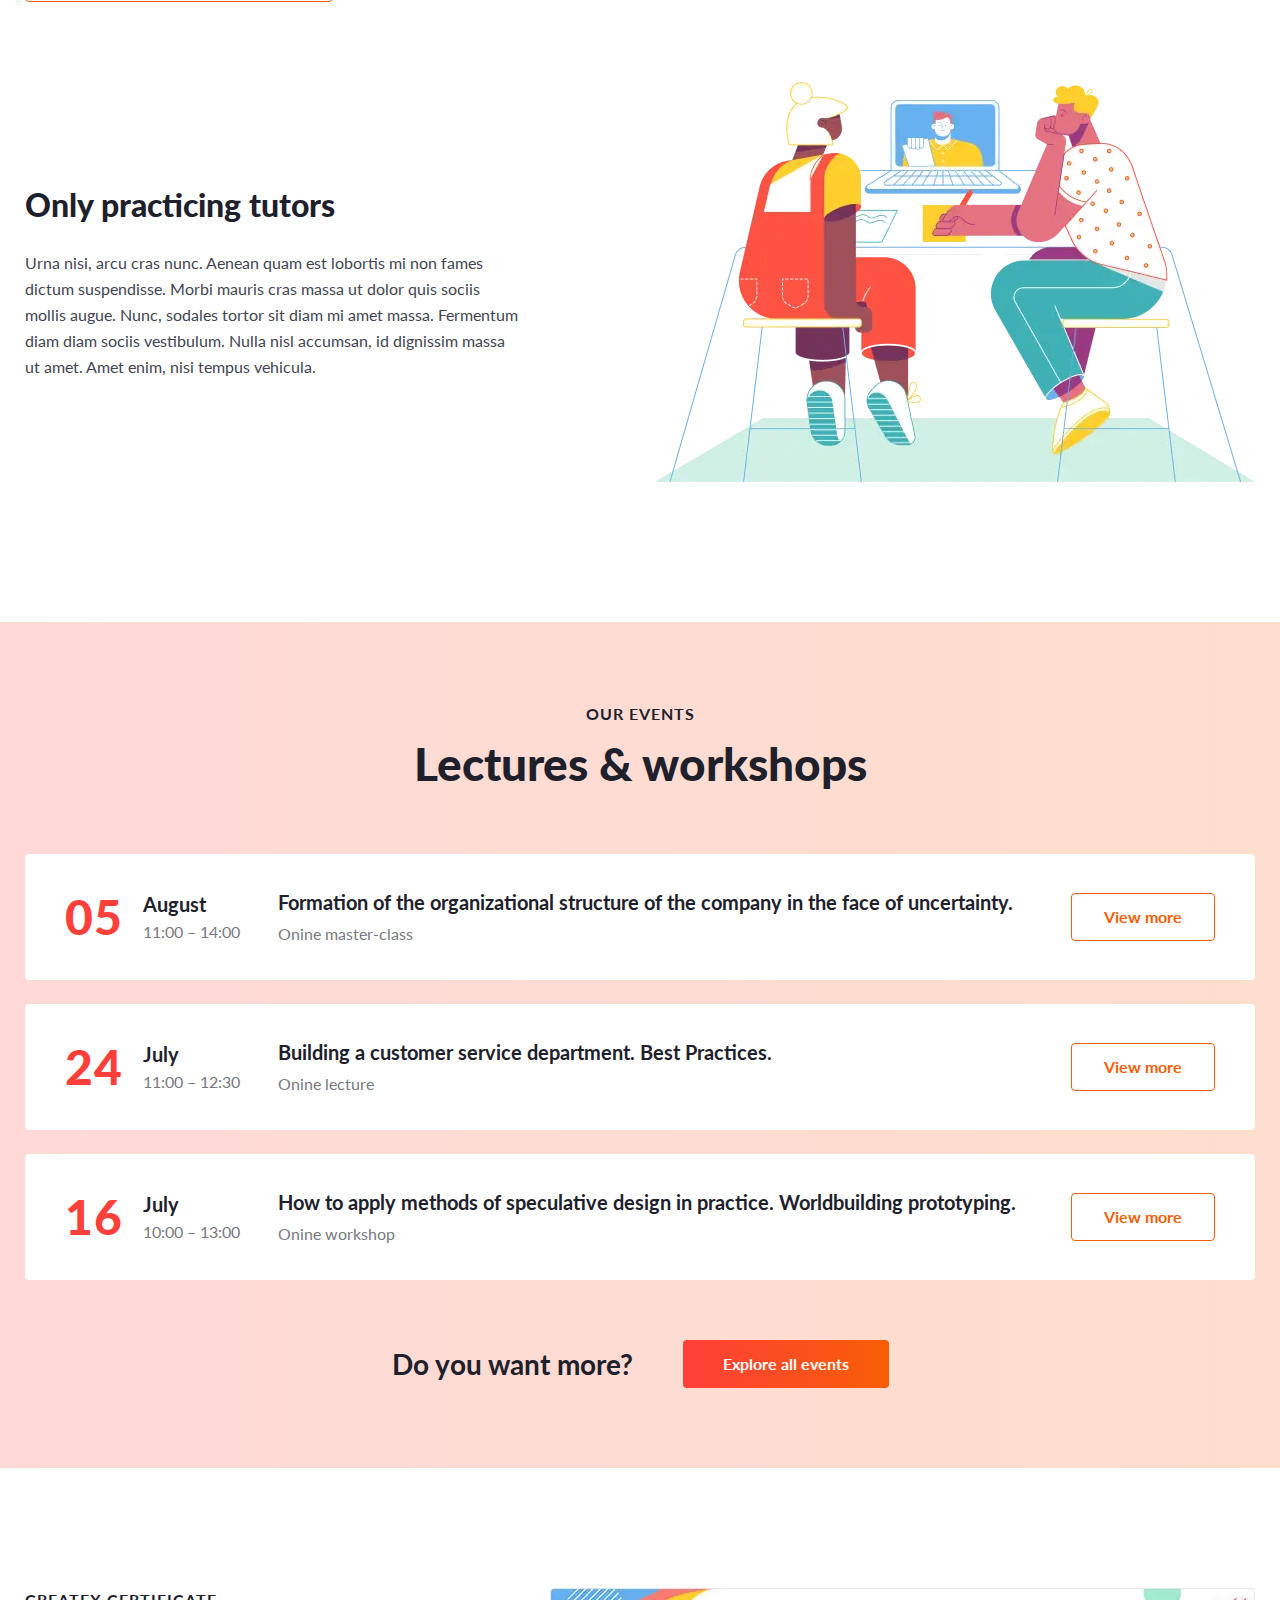
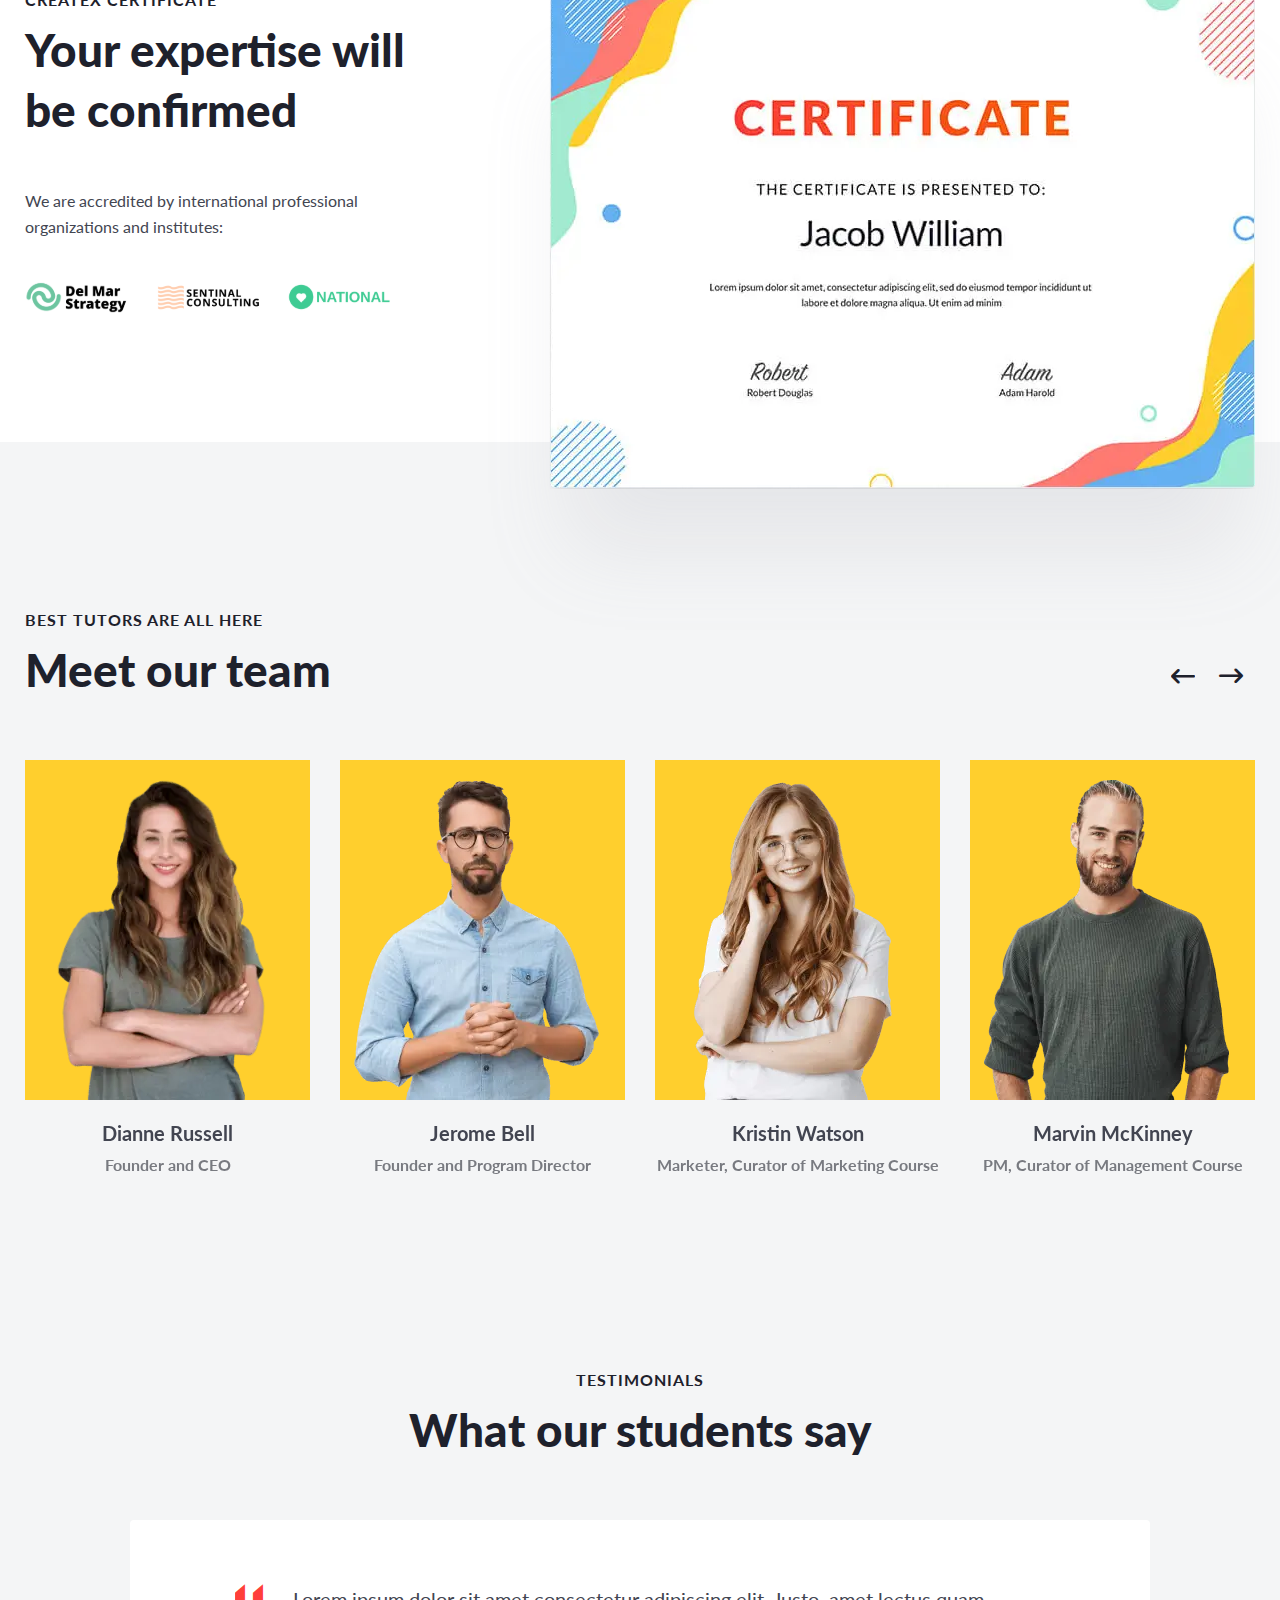
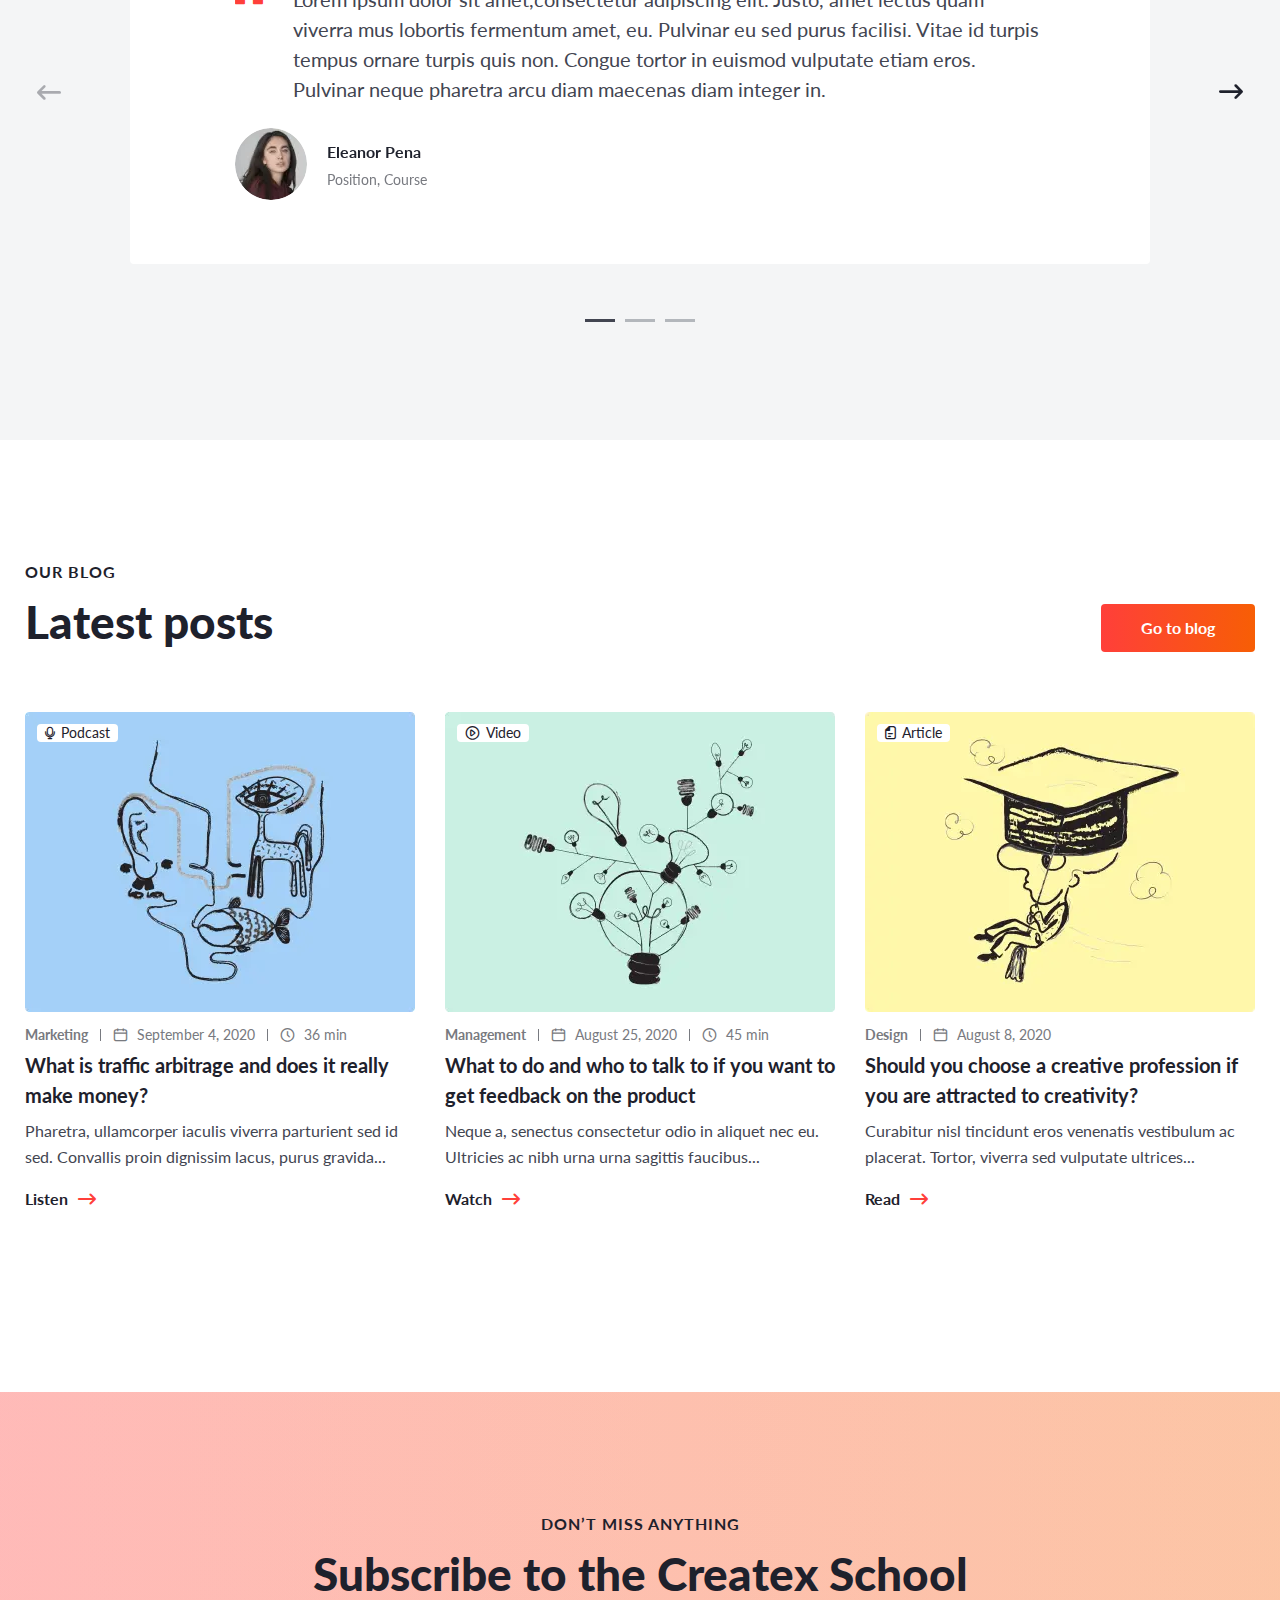
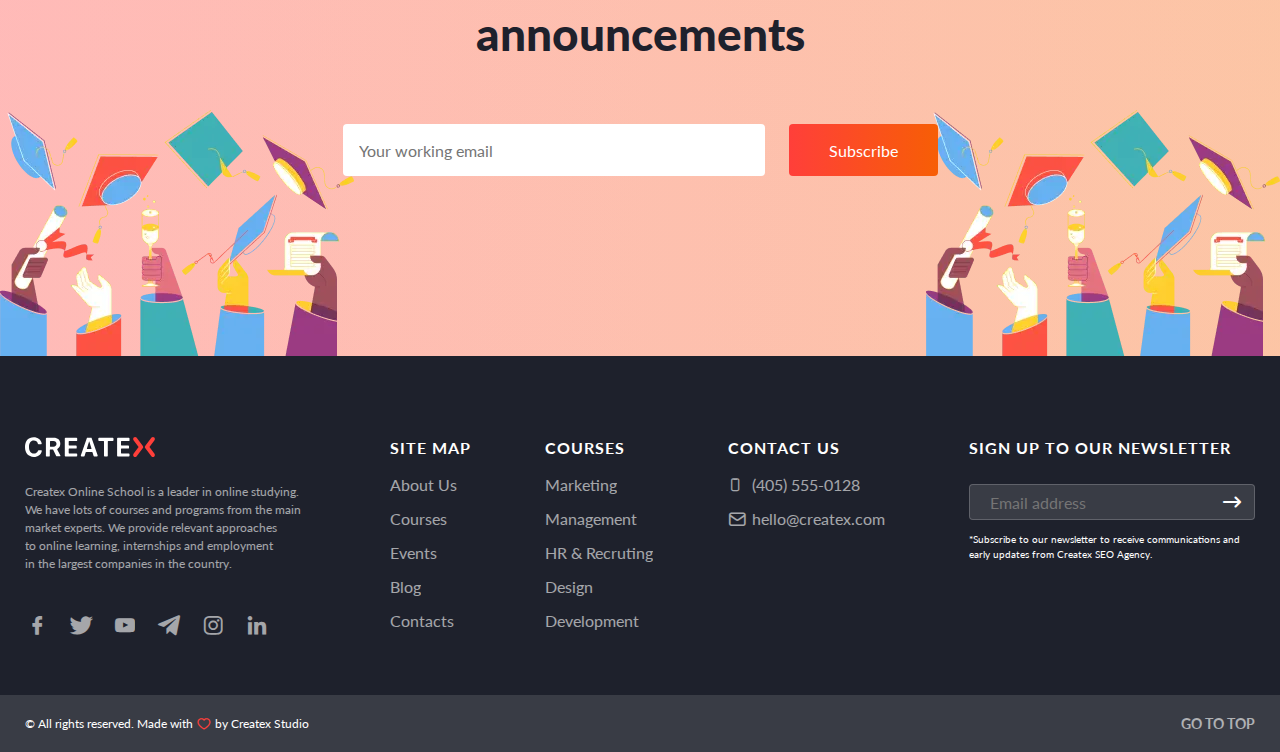
<file: home.html>
<!DOCTYPE html>
<html lang="en">

<head>
	<title>Home</title>
	<meta charset="UTF-8">
	<meta name="format-detection" content="telephone=no">
	<!-- <style>body{opacity: 0;}</style> -->
	<link rel="stylesheet" href="css/style.min.css?_v=20220609205536">
	<link rel="shortcut icon" href="favicon.ico">
	<!-- <meta name="robots" content="noindex, nofollow"> -->
	<meta name="viewport" content="width=device-width, initial-scale=1.0">
</head>

<body>
	<div class="wrapper">
		<header class="header">
			<div class="header__container">
				<div class="header__wrapper">
					<a href="home.html" class="header__logo"><img src="img/logo.svg" alt=""></a>
					<div class="header__menu menu">
						<nav class="menu__body">
							<ul class="menu__list">
								<li class="menu__item">
									<a class="menu__link" href="about-us.html">About Us</a>
								</li>
								<li class="menu__item">
									<a class="menu__link" href="courses.html">Courses</a>
								</li>
								<li class="menu__item">
									<a class="menu__link" href="events.html">Events</a>
								</li>
								<li class="menu__item">
									<a class="menu__link" href="blog.html">Blog</a>
								</li>
								<li class="menu__item">
									<a class="menu__link" href="contacts.html">Contacts</a>
								</li>
							</ul>
						</nav>
					</div>
					<div class="header__actions actions-header">
						<a data-da=".menu__list, 480" href="#" class="actions-header__button btn btn_orange">Get consultation</a>
						<a href="#" class="actions-header__login _icon-user"><span>Log in / Register</span></a>
					</div>
					<button type="button" class="menu__icon icon-menu"><span></span></button>
				</div>
			</div>
		</header>
		<main class="page">
			<section class="main-page">
				<div class="main-page__container">
					<div class="main-page__body">
						<div class="main-page__content content-main">
							<div class="content-main__play play-btn"><button type="button" class="icon-play _icon-Polygon"></button> Play showreel</div>
							<h1 class="content-main__title">Enjoy studying with Createx Online Courses</h1>
							<div class="content-main__buttons">
								<a href="#" class="content-main__btn btn">About us</a>
								<a href="#" class="content-main__btn btn btn_orange">Explore courses</a>
							</div>
						</div>
						<div class="main-page__img"><picture><source srcset="img/content/header.webp" type="image/webp"><img src="img/content/header.png" alt="1"></picture></div>
						<ul class="main-page__bottom bottom-main">
							<li class="bottom-main__item"><span>1200</span>Students graduated</li>
							<li class="bottom-main__item"><span>84</span>Completed courses</li>
							<li class="bottom-main__item"><span>16</span>Qualified tutors</li>
							<li class="bottom-main__item"><span>5</span>Years of experience</li>
						</ul>
					</div>
				</div>
			</section>
			<section class="about-page">
				<div class="about-page__container">
					<div class="about-page__body">
						<div class="about-page__image"><picture><source srcset="img/content/about.webp" type="image/webp"><img src="img/content/about.png" alt="2"></picture></div>
						<div class="about-page__content content-about">
							<div class="content-about__heading">
								<h2 class="content-about__subtitle subtitle-heading">Who we are</h2>
								<h3 class="content-about__title title-heading">Why Createx?</h3>
							</div>
							<ul class="content-about__list bulleted-about">
								<li class="bulleted-about__item bulleted-item _icon-check">A fermentum in morbi pretium aliquam adipiscing donec tempus.</li>
								<li class="bulleted-about__item bulleted-item _icon-check">Vulputate placerat amet pulvinar lorem nisl.</li>
								<li class="bulleted-about__item bulleted-item _icon-check">Consequat feugiat habitant gravida quisque elit bibendum id adipiscing sed.</li>
								<li class="bulleted-about__item bulleted-item _icon-check">Etiam duis lobortis in fames ultrices commodo nibh.</li>
								<li class="bulleted-about__item bulleted-item _icon-check">Tincidunt sagittis neque sem ac eget.</li>
								<li class="bulleted-about__item bulleted-item _icon-check">Ultricies amet justo et eget quisque purus vulputate dapibus tortor.</li>
							</ul>
							<a class="content-about__btn btn btn_orange" href="#">More about us</a>
						</div>
					</div>
				</div>
			</section>
			<section class="courses-page">
				<div class="courses-page__container">
					<div class="courses-page__body">
						<div class="courses-page__top-content courses-top">
							<div class="courses-top__heading">
								<h2 class="courses-top__subtitle subtitle-heading">Ready to learn?</h2>
								<h3 class="courses-top__title title-heading">Featured Courses</h3>
							</div>
							<a href="#" class="courses-top__btn btn">View all courses</a>
						</div>
						<div class="courses-page__column column-courses">
							<article class="column-courses__card">
								<a href="#" class="column-courses__body">
									<div class="column-courses__image"><picture><source srcset="img/Courses/1.webp" type="image/webp"><img src="img/Courses/1.png" alt="1"></picture></div>
									<div class="column-courses__content">
										<p class="column-courses__range range-courses range-courses_marketing">Marketing</p>
										<h4 class="column-courses__title title-courses">The Ultimate Google Ads Training Course</h4>
										<div class="column-courses__info info-courses"><span>$100</span>| by Jerome Bell</div>
									</div>
								</a>
							</article>
							<article class="column-courses__card">
								<a href="#" class="column-courses__body">
									<div class="column-courses__image"><picture><source srcset="img/Courses/2.webp" type="image/webp"><img src="img/Courses/2.png" alt="2"></picture></div>
									<div class="column-courses__content">
										<p class="column-courses__range range-courses range-courses_management">Management</p>
										<h4 class="column-courses__title title-courses">Prduct Management Fundamentals</h4>
										<div class="column-courses__info info-courses"><span>$480</span>| by Marvin McKinney</div>
									</div>
								</a>
							</article>
							<article class="column-courses__card">
								<a href="#" class="column-courses__body">
									<div class="column-courses__image"><picture><source srcset="img/Courses/3.webp" type="image/webp"><img src="img/Courses/3.png" alt="3"></picture></div>
									<div class="column-courses__content">
										<p class="column-courses__range range-courses range-courses_hr">HR & Recruting</p>
										<h4 class="column-courses__title title-courses">HR Management and Analytics</h4>
										<div class="column-courses__info info-courses"><span>$200</span>| by Leslie Alexander Li</div>
									</div>
								</a>
							</article>
							<article class="column-courses__card">
								<a href="#" class="column-courses__body">
									<div class="column-courses__image"><picture><source srcset="img/Courses/4.webp" type="image/webp"><img src="img/Courses/4.png" alt="4"></picture></div>
									<div class="column-courses__content">
										<p class="column-courses__range range-courses range-courses_marketing">Marketing</p>
										<h4 class="column-courses__title title-courses">Brand Management & PR Communication</h4>
										<div class="column-courses__info info-courses"><span>$530</span>| by Kristin Watson</div>
									</div>
								</a>
							</article>
							<article class="column-courses__card">
								<a href="#" class="column-courses__body">
									<div class="column-courses__image"><picture><source srcset="img/Courses/5.webp" type="image/webp"><img src="img/Courses/5.png" alt="5"></picture></div>
									<div class="column-courses__content">
										<p class="column-courses__range range-courses range-courses_management">Management</p>
										<h4 class="column-courses__title title-courses">Business Development Management</h4>
										<div class="column-courses__info info-courses"><span>$400</span>| by Dianne Russel</div>
									</div>
								</a>
							</article>
							<article class="column-courses__card">
								<a href="#" class="column-courses__body">
									<div class="column-courses__image"><picture><source srcset="img/Courses/6.webp" type="image/webp"><img src="img/Courses/6.png" alt="6"></picture></div>
									<div class="column-courses__content">
										<p class="column-courses__range range-courses range-courses_design">Design</p>
										<h4 class="column-courses__title title-courses">Graphic Design Basic</h4>
										<div class="column-courses__info info-courses"><span>$500</span>| by Guy Hawkins</div>
									</div>
								</a>
							</article>
						</div>
					</div>
				</div>
			</section>
			<section class=" benefits-page">
				<div class="benefits-page__container">
					<div class="benefits-page__body">
						<div class="benefits-page__heading">
							<h2 class="benefits-page__subtitle subtitle-heading">Our benefits</h2>
							<h3 class="benefits-page__title title-heading">That’s how we do it</h3>
						</div>
						<div data-tabs class="benefits-page__tabs tabs-benefits">
							<nav data-tabs-titles class="tabs-benefits__buttons">
								<button type="button" class="tabs-benefits__tabs-btn _tab-active _icon-Star">Experienced Tutors</button>
								<button type="button" class="tabs-benefits__tabs-btn _icon-shape">Feedback & Support</button>
								<button type="button" class="tabs-benefits__tabs-btn _icon-library">24/7 Online Library</button>
								<button type="button" class="tabs-benefits__tabs-btn _icon-community">Community</button>
							</nav>
							<div data-tabs-body class="tabs-benefits__content">
								<div class="tabs-benefits__body">
									<div class="tabs-benefits__item">
										<div class="tabs-benefits__column">
											<h4 class="tabs-benefits__headline">Only practicing tutors</h4>
											<p class="tabs-benefits__text text">Urna nisi, arcu cras nunc. Aenean quam est lobortis mi non fames dictum suspendisse. Morbi mauris cras massa ut dolor quis sociis mollis augue. Nunc, sodales tortor sit diam mi amet massa. Fermentum diam diam sociis vestibulum. Nulla nisl accumsan, id dignissim massa ut amet. Amet enim, nisi tempus vehicula.</p>
										</div>
										<div class="tabs-benefits__image"><picture><source srcset="img/content/benefits-illustration.webp" type="image/webp"><img src="img/content/benefits-illustration.png" alt="3"></picture></div>
									</div>
								</div>
								<div class="tabs-benefits__body">
									<div class="tabs-benefits__item">
										<div class="tabs-benefits__image"><picture><source srcset="img/content/header.webp" type="image/webp"><img src="img/content/header.png" alt="3"></picture></div>
										<div class="tabs-benefits__column">
											<h4 class="tabs-benefits__headline">Only practicing tutors</h4>
											<p class="tabs-benefits__text text">Nunc, sodales tortor sit diam mi amet massa. Fermentum diam diam sociis vestibulum. Nulla nisl accumsan, id dignissim massa ut amet. Amet enim, nisi tempus vehicula. Urna nisi, arcu cras nunc. Aenean quam est lobortis mi non fames dictum suspendisse. Morbi mauris cras massa ut dolor quis sociis mollis augue. Nunc, sodales tortor sit diam mi amet massa. Fermentum diam diam sociis vestibulum. Nulla nisl accumsan, id dignissim massa ut amet. Amet enim, nisi tempus vehicula.</p>
										</div>
									</div>
								</div>
								<div class="tabs-benefits__body">
									<div class="tabs-benefits__item">
										<div class="tabs-benefits__column">
											<h4 class="tabs-benefits__headline">Only practicing tutors</h4>
											<p class="tabs-benefits__text text">Urna nisi, arcu cras nunc. Aenean quam est lobortis mi non fames dictum suspendisse. Morbi mauris cras massa ut dolor quis sociis mollis augue. Nunc, sodales tortor sit diam mi amet massa. Fermentum diam diam sociis vestibulum. Nulla nisl accumsan, id dignissim massa ut amet. Amet enim, nisi tempus vehicula. Nunc, sodales tortor sit diam mi amet massa. Fermentum diam diam sociis vestibulum. Nulla nisl accumsan, id dignissim massa ut amet. Amet enim, nisi tempus vehiculaNunc, sodales tortor sit diam mi amet massa. Fermentum diam diam sociis vestibulum. Nulla nisl accumsan, id dignissim massa ut amet. Amet enim, nisi tempus vehiculaNunc, sodales tortor sit diam mi amet massa. Fermentum diam diam sociis vestibulum. Nulla nisl accumsan, id dignissim massa ut amet. Amet enim, nisi tempus vehicula</p>
										</div>
										<div class="tabs-benefits__image"><picture><source srcset="img/content/benefits-illustration.webp" type="image/webp"><img src="img/content/benefits-illustration.png" alt="3"></picture></div>
									</div>
								</div>
								<div class="tabs-benefits__body">
									<div class="tabs-benefits__item">
										<div class="tabs-benefits__image"><picture><source srcset="img/content/header.webp" type="image/webp"><img src="img/content/header.png" alt="3"></picture></div>
										<div class="tabs-benefits__column">
											<h4 class="tabs-benefits__headline">Only practicing tutors</h4>
											<p class="tabs-benefits__text text">Urna nisi, arcu cras nunc. Aenean quam est lobortis mi non fames dictum suspendisse. Morbi mauris cras massa ut dolor quis sociis mollis augue. Nunc, sodales tortor sit diam mi amet massa. Fermentum diam diam sociis vestibulum. Nulla nisl accumsan, id dignissim massa ut amet. Amet enim, nisi tempus vehicula.</p>
										</div>
									</div>
								</div>
							</div>
						</div>
					</div>
				</div>
			</section>
			<section class="events-block">
				<div class="events-block__container">
					<div class="events-page__body">
						<div class="events-block__heading">
							<h2 class="events-block__subtitle subtitle-heading">Our Events</h2>
							<h3 class="events-block__title title-heading">Lectures & workshops</h3>
						</div>
						<div class="events-block__grid">
							<div class="events-block__row row-events">
								<div class="row-events__date">
									<p class="row-events__day">05</p>
									<div>
										<p class="row-events__month">August</p>
										<p class="row-events__time">11:00 – 14:00</p>
									</div>
								</div>
								<div class="row-events__info row-events__info_1">
									<h4 class="row-events__theme">Formation of the organizational structure of the company in the face of uncertainty.</h4>
									<p class="row-events__format">Onine master-class</p>
								</div>
								<a data-da=".row-events__info_1, 768" href="#" class="row-events__btn btn">View more</a>
							</div>
							<div class="events-block__row row-events">
								<div class="row-events__date">
									<p class="row-events__day">24</p>
									<div>
										<p class="row-events__month">July</p>
										<p class="row-events__time">11:00 – 12:30</p>
									</div>
								</div>
								<div class="row-events__info row-events__info_2">
									<h4 class="row-events__theme">Building a customer service department. Best Practices.</h4>
									<p class="row-events__format">Onine lecture</p>
								</div>
								<a data-da=".row-events__info_2, 768" href="#" class="row-events__btn btn">View more</a>
							</div>
							<div class="events-block__row row-events">
								<div class="row-events__date">
									<p class="row-events__day">16</p>
									<div>
										<p class="row-events__month">July</p>
										<p class="row-events__time">10:00 – 13:00</p>
									</div>
								</div>
								<div class="row-events__info row-events__info_3">
									<h4 class="row-events__theme">How to apply methods of speculative design in practice. Worldbuilding prototyping.</h4>
									<p class="row-events__format">Onine workshop</p>
								</div>
								<a data-da=".row-events__info_3, 768" href="" class="row-events__btn btn">View more</a>
							</div>
						</div>
						<div class="events-block__view-more view-more">
							<p class="view-more__text">Do you want more?</p>
							<a href="#" class="view-more__btn btn btn_orange">Explore all events</a>
						</div>
					</div>
				</div>
			</section>
			<section class="certificate-page">
				<section class="certificate">
					<div class="certificate__container">
						<div class="certificate__wrapper">
							<div class="certificate__body">
								<div class="certificate__heading">
									<h2 class="certificate__subtitle subtitle-heading">Createx Certificate</h2>
									<h3 class="certificate__title title-heading">Your expertise will be confirmed</h3>
								</div>
								<p class="certificate__text text">We are accredited by international professional organizations and institutes:</p>
								<div class="certificate__logos">
									<img src="img/certificate/DelMarStrategy.svg" alt="1">
									<img src="img/certificate/SentinalcConsulting.svg" alt="2">
									<img src="img/certificate/NationalHealth.svg" alt="3">
								</div>
							</div>
							<div class="certificate__img"><picture><source srcset="img/certificate/certificate.webp" type="image/webp"><img src="img/certificate/certificate.png" alt="4"></picture></div>
						</div>
					</div>
				</section>
			</section>
			<section class="team-page">
				<div class="team-page__container">
					<div class="team-page__body">
						<div class="team-page__top">
							<div class="team-page__heading">
								<h2 class="team-page__subtitle subtitle-heading">Best tutors are all here</h2>
								<h3 class="team-page__title title-heading">Meet our team</h3>
							</div>
							<div class="team-page__controls controls-team">
								<div class="controls-team__prev control-arrows swiper-button-prev _icon-arrow"></div>
								<div class="controls-team__next control-arrows swiper-button-next _icon-arrow"></div>
							</div>
						</div>
						<div class="team-page__slider swiper">
							<div class="team-page__wrapper swiper-wrapper">
								<div class="team-page__slide swiper-slide">
									<div class="team-page__team-card team-member">
										<div class="team-member__image-card">
											<div class="team-member__img"><picture><source srcset="img/team/1.webp" type="image/webp"><img src="img/team/1.png" alt="1"></picture></div>
											<div class="team-member__socials">
												<a href="#" class="team-member__social-link _icon-fb"></a>
												<a href="#" class="team-member__social-link _icon-insta"></a>
												<a href="#" class="team-member__social-link _icon-in"></a>
											</div>
										</div>
										<div class="team-member__info">
											<div class="team-member__name">Dianne Russell</div>
											<div class="team-member__position">Founder and CEO</div>
										</div>
									</div>
								</div>
								<div class="team-page__slide swiper-slide">
									<div class="team-page__team-card team-member">
										<div class="team-member__image-card">
											<div class="team-member__img"><picture><source srcset="img/team/2.webp" type="image/webp"><img src="img/team/2.png" alt="1"></picture></div>
											<div class="team-member__socials">
												<a href="#" class="team-member__social-link _icon-fb"></a>
												<a href="#" class="team-member__social-link _icon-insta"></a>
												<a href="#" class="team-member__social-link _icon-in"></a>
											</div>
										</div>
										<div class="team-member__info">
											<div class="team-member__name">Jerome Bell</div>
											<div class="team-member__position">Founder and Program Director</div>
										</div>
									</div>
								</div>
								<div class="team-page__slide swiper-slide">
									<div class="team-page__team-card team-member">
										<div class="team-member__image-card">
											<div class="team-member__img"><picture><source srcset="img/team/3.webp" type="image/webp"><img src="img/team/3.png" alt="1"></picture></div>
											<div class="team-member__socials">
												<a href="#" class="team-member__social-link _icon-fb"></a>
												<a href="#" class="team-member__social-link _icon-insta"></a>
												<a href="#" class="team-member__social-link _icon-in"></a>
											</div>
										</div>
										<div class="team-member__info">
											<div class="team-member__name">Kristin Watson</div>
											<div class="team-member__position">Marketer, Curator of Marketing Course</div>
										</div>
									</div>
								</div>
								<div class="team-page__slide swiper-slide">
									<div class="team-page__team-card team-member">
										<div class="team-member__image-card">
											<div class="team-member__img"><picture><source srcset="img/team/4.webp" type="image/webp"><img src="img/team/4.png" alt="1"></picture></div>
											<div class="team-member__socials">
												<a href="#" class="team-member__social-link _icon-fb"></a>
												<a href="#" class="team-member__social-link _icon-insta"></a>
												<a href="#" class="team-member__social-link _icon-in"></a>
											</div>
										</div>
										<div class="team-member__info">
											<div class="team-member__name">Marvin McKinney</div>
											<div class="team-member__position">PM, Curator of Management Course</div>
										</div>
									</div>
								</div>
								<div class="team-page__slide swiper-slide">
									<div class="team-page__team-card team-member">
										<div class="team-member__image-card">
											<div class="team-member__img"><picture><source srcset="img/team/5.webp" type="image/webp"><img src="img/team/5.png" alt="1"></picture></div>
											<div class="team-member__socials">
												<a href="#" class="team-member__social-link _icon-fb"></a>
												<a href="#" class="team-member__social-link _icon-insta"></a>
												<a href="#" class="team-member__social-link _icon-in"></a>
											</div>
										</div>
										<div class="team-member__info">
											<div class="team-member__name">Leslie Alexander Li</div>
											<div class="team-member__position">Curator of HR & Recruting Course</div>
										</div>
									</div>
								</div>
								<div class="team-page__slide swiper-slide">
									<div class="team-page__team-card team-member">
										<div class="team-member__image-card">
											<div class="team-member__img"><picture><source srcset="img/team/6.webp" type="image/webp"><img src="img/team/6.png" alt="1"></picture></div>
											<div class="team-member__socials">
												<a href="#" class="team-member__social-link _icon-fb"></a>
												<a href="#" class="team-member__social-link _icon-insta"></a>
												<a href="#" class="team-member__social-link _icon-in"></a>
											</div>
										</div>
										<div class="team-member__info">
											<div class="team-member__name">Kathryn Murphy</div>
											<div class="team-member__position">Analyst and Marketing specialist</div>
										</div>
									</div>
								</div>
								<div class="team-page__slide swiper-slide">
									<div class="team-page__team-card team-member">
										<div class="team-member__image-card">
											<div class="team-member__img"><picture><source srcset="img/team/7.webp" type="image/webp"><img src="img/team/7.png" alt="1"></picture></div>
											<div class="team-member__socials">
												<a href="#" class="team-member__social-link _icon-fb"></a>
												<a href="#" class="team-member__social-link _icon-insta"></a>
												<a href="#" class="team-member__social-link _icon-in"></a>
											</div>
										</div>
										<div class="team-member__info">
											<div class="team-member__name">Brooklyn Simmons</div>
											<div class="team-member__position">Curator of Development Course</div>
										</div>
									</div>
								</div>
								<div class="team-page__slide swiper-slide">
									<div class="team-page__team-card team-member">
										<div class="team-member__image-card">
											<div class="team-member__img"><picture><source srcset="img/team/8.webp" type="image/webp"><img src="img/team/8.png" alt="1"></picture></div>
											<div class="team-member__socials">
												<a href="#" class="team-member__social-link _icon-fb"></a>
												<a href="#" class="team-member__social-link _icon-insta"></a>
												<a href="#" class="team-member__social-link _icon-in"></a>
											</div>
										</div>
										<div class="team-member__info">
											<div class="team-member__name">Cody Fisher</div>
											<div class="team-member__position">UX Designer, Curator of Design Course</div>
										</div>
									</div>
								</div>
							</div>
						</div>
					</div>
				</div>
			</section>
			<section class="testimonials-page">
				<section class="testimonials-page">
					<div class="testimonials-page__container">
						<div class="testimonials-page__body">
							<div class="testimonials-page__heading">
								<h2 class="testimonials-page__subtitle subtitle-heading">TESTIMONIALS</h2>
								<h3 class="testimonials-page__title title-heading">What our students say</h3>
							</div>
							<div class="testimonials-page__carousel">
								<div class="testimonials-page__controls controls-testimonials">
									<div class="controls-testimonials__prev control-arrows swiper-button-prev _icon-arrow"></div>
									<div class="controls-testimonials__next control-arrows swiper-button-next _icon-arrow"></div>
								</div>
								<div class="testimonials-page__slider swiper">
									<div class="testimonials-page__wrapper swiper-wrapper">
										<div class="testimonials-page__slide swiper-slide">
											<div class="testimonials-page__card-testimonials testimonials-card">
												<div class="testimonials-card__body">
													<p class="testimonials-card__text text _icon-quote">Lorem ipsum dolor sit amet,consectetur adipiscing elit. Justo, amet lectus quam viverra mus lobortis fermentum amet, eu. Pulvinar eu sed purus facilisi. Vitae id turpis tempus ornare turpis quis non. Congue tortor in euismod vulputate etiam eros. Pulvinar neque pharetra arcu diam maecenas diam integer in.</p>
													<div class="testimonials-card__user-profile">
														<div class="testimonials-card__img"><picture><source srcset="img/content/user.webp" type="image/webp"><img src="img/content/user.png" alt="avatar"></picture></div>
														<div class="testimonials-card__info">
															<div class="testimonials-card__name">Eleanor Pena</div>
															<div class="testimonials-card__position">Position, Course</div>
														</div>
													</div>
												</div>
											</div>
										</div>
										<div class="testimonials-page__slide swiper-slide">
											<div class="testimonials-page__card-testimonials testimonials-card">
												<div class="testimonials-card__body">
													<p class="testimonials-card__text text _icon-quote">Lorem ipsum dolor sit amet,consectetur adipiscing elit. Justo, amet lectus quam viverra mus lobortis fermentum amet, eu. Pulvinar eu sed purus facilisi. Vitae id turpis tempus ornare turpis quis non. Congue tortor in euismod vulputate etiam eros. Pulvinar neque pharetra arcu diam maecenas diam integer in.</p>
													<div class="testimonials-card__user-profile">
														<div class="testimonials-card__img"><picture><source srcset="img/content/user.webp" type="image/webp"><img src="img/content/user.png" alt="avatar"></picture></div>
														<div class="testimonials-card__info">
															<div class="testimonials-card__name">Eleanor Pena</div>
															<div class="testimonials-card__position">Position, Course</div>
														</div>
													</div>
												</div>
											</div>
										</div>
										<div class="testimonials-page__slide swiper-slide">
											<div class="testimonials-page__card-testimonials testimonials-card">
												<div class="testimonials-card__body">
													<p class="testimonials-card__text text _icon-quote">Lorem ipsum dolor sit amet consectetur adipisicing elit. Ab animi sint voluptatibus, quisquam enim minus veniam. Consequuntur modi dolores nulla sit animi numquam perferendis magnam. Asperiores et est voluptatem possimus? Lorem ipsum dolor sit amet,consectetur adipiscing elit. Justo, amet lectus quam viverra mus lobortis fermentum amet, eu. Pulvinar eu sed purus facilisi. Vitae id turpis tempus ornare turpis quis non. Congue tortor in euismod vulputate etiam eros. Pulvinar neque pharetra arcu diam maecenas diam integer in.</p>
													<div class="testimonials-card__user-profile">
														<div class="testimonials-card__img"><picture><source srcset="img/content/user.webp" type="image/webp"><img src="img/content/user.png" alt="avatar"></picture></div>
														<div class="testimonials-card__info">
															<div class="testimonials-card__name">Eleanor Pena</div>
															<div class="testimonials-card__position">Position, Course</div>
														</div>
													</div>
												</div>
											</div>
										</div>
									</div>
									<div class="testimonials-page__pagination swiper-pagination"></div>
								</div>
							</div>
						</div>
					</div>
				</section>
				<!-- Оболочка слайдера -->
				<div class="имя-блока__slider swiper">
					<!-- Двигающееся часть слайдера -->
					<div class="имя-блока__wrapper swiper-wrapper">
						<!-- Слайд -->
						<div class="имя-блока__slide swiper-slide"></div>
					</div>
					<!-- Если нужна пагинация -->
					<div class="swiper-pagination"></div>
					<!-- Если нужна навигация (влево/вправо) -->
					<button type="button" class="swiper-button-prev"></button>
					<button type="button" class="swiper-button-next"></button>
					<!-- Если нужен скролбар -->
					<div class="swiper-scrollbar"></div>
				</div>
			</section>
			<section class="blog-page">
				<section class="blog">
					<div class="blog__container">
						<div class="blog__body">
							<div class="blog__top">
								<div class="blog__heading">
									<h2 class="blog__subtitle subtitle-heading">Our blog</h2>
									<h3 class="blog__title title-heading">Latest posts</h3>
								</div>
								<a href="#" class="blog__btn btn btn_orange">Go to blog</a>
							</div>
							<div class="blog__column posts-column">
								<div class="posts-column__body">
									<div class="posts-column__img">
										<div class="posts-column__category _icon-microphote">Podcast</div>
										<picture><source srcset="img/blog/1.webp" type="image/webp"><img src="img/blog/1.jpg" alt="1"></picture>
									</div>
									<div class="posts-column__info">
										<ul class="posts-column__about-post">
											<li class="posts-column__item">Marketing</li>
											<li class="posts-column__item _icon-calendar">September 4, 2020</li>
											<li class="posts-column__item _icon-clock">36 min</li>
										</ul>
										<h4 class="posts-column__title">What is traffic arbitrage and does it really make money?</h4>
										<p class="posts-column__text text">Pharetra, ullamcorper iaculis viverra parturient sed id sed. Convallis proin dignissim lacus, purus gravida...</p>
										<a href="#" class="posts-column__link-more link-more _icon-arrow">Listen</a>
									</div>
								</div>
								<div class="posts-column__body">
									<div class="posts-column__img">
										<picture><source srcset="img/blog/2.webp" type="image/webp"><img src="img/blog/2.jpg" alt="1"></picture>
										<div class="posts-column__category _icon-play">Video</div>
									</div>
									<div class="posts-column__info">
										<ul class="posts-column__about-post">
											<li class="posts-column__item">Management</li>
											<li class="posts-column__item _icon-calendar">August 25, 2020</li>
											<li class="posts-column__item _icon-clock">45 min</li>
										</ul>
										<h4 class="posts-column__title">What to do and who to talk to if you want to get feedback on the product</h4>
										<p class="posts-column__text text">Neque a, senectus consectetur odio in aliquet nec eu. Ultricies ac nibh urna urna sagittis faucibus...</p>
										<a href="#" class="posts-column__link-more link-more _icon-arrow">Watch</a>
									</div>
								</div>
								<div class="posts-column__body">
									<div class="posts-column__img">
										<div class="posts-column__category _icon-file">Article</div>
										<picture><source srcset="img/blog/3.webp" type="image/webp"><img src="img/blog/3.jpg" alt="1"></picture>
									</div>
									<div class="posts-column__info">
										<ul class="posts-column__about-post">
											<li class="posts-column__item">Design</li>
											<li class="posts-column__item _icon-calendar">August 8, 2020</li>
										</ul>
										<h4 class="posts-column__title">Should you choose a creative profession if you are attracted to creativity?</h4>
										<p class="posts-column__text text">Curabitur nisl tincidunt eros venenatis vestibulum ac placerat. Tortor, viverra sed vulputate ultrices...</p>
										<a href="#" class="posts-column__link-more link-more _icon-arrow">Read</a>
									</div>
								</div>
							</div>
						</div>
					</div>
				</section>
			</section>
			<section class="subscribe-page">
				<section class="subscribe-page">
					<div class="subscribe-page__container">
						<div class="subscribe-page__body">
							<div class="subscribe-page__heading">
								<h2 class="subscribe-page__subtitle subtitle-heading">Don’t miss anything</h2>
								<h3 class="subscribe-page__title title-heading">Subscribe to the Createx School announcements</h3>
							</div>
							<form class="subscribe-page__form form-subscribe">
								<input class="form-subscribe__email" type="email" placeholder="Your working email" name="email">
								<button class="form-subscribe__btn btn btn_orange">Subscribe</button>
							</form>
						</div>
					</div>
					<div class="subscribe-page__illustrations illustrations-subscribe">
						<div class="illustrations-subscribe__body">
							<div class="illustrations-subscribe__img"><picture><source srcset="img/content/illustration.webp" type="image/webp"><img src="img/content/illustration.png" alt="1"></picture></div>
							<div class="illustrations-subscribe__img"><picture><source srcset="img/content/illustration.webp" type="image/webp"><img src="img/content/illustration.png" alt="2"></picture></div>
						</div>
					</div>
				</section>
			</section>
		</main>
		<footer class="footer">
			<div class="footer__top top-footer">
				<div class="top-footer__container">
					<div class="top-footer__body">
						<div class="top-footer__info info-top-footer">
							<a href="#main" class="info-top-footer__logo"><img src="img/logo-white.svg" alt="logo"></a>
							<div class="info-top-footer__text">Createx Online School is a leader in online studying. We have lots of courses and programs from the main market experts. We provide relevant approaches to online learning, internships and employment in the largest companies in the country. </div>
							<ul class="info-top-footer__socials">
								<li class="info-top-footer__socials-item"><a href="#" class="info-top-footer__socials-link _icon-fb"></a></li>
								<li class="info-top-footer__socials-item"><a href="#" class="info-top-footer__socials-link _icon-twitter"></a></li>
								<li class="info-top-footer__socials-item"><a href="#" class="info-top-footer__socials-link _icon-youtube"></a></li>
								<li class="info-top-footer__socials-item"><a href="#" class="info-top-footer__socials-link _icon-telegram"></a></li>
								<li class="info-top-footer__socials-item"><a href="#" class="info-top-footer__socials-link _icon-insta"></a></li>
								<li class="info-top-footer__socials-item"><a href="#" class="info-top-footer__socials-link _icon-in"></a></li>
							</ul>
						</div>
						<div class="top-footer__navigation navigation-footer">
							<ul class="navigation-footer__site-map nav-list">
								<li class="nav-list__subject">SITE MAP</li>
								<li class="nav-list__item"><a href="#about" class="nav-list__link">About Us</a></li>
								<li class="nav-list__item"><a href="#courses" class="nav-list__link">Courses</a></li>
								<li class="nav-list__item"><a href="#events" class="nav-list__link">Events</a></li>
								<li class="nav-list__item"><a href="#blog" class="nav-list__link">Blog</a></li>
								<li class="nav-list__item"><a href="#contacts" class="nav-list__link">Contacts</a></li>
							</ul>
							<ul class="navigation-footer__courses nav-list">
								<li class="nav-list__subject">COURSES</li>
								<li class="nav-list__item"><a href="#" class="nav-list__link">Marketing</a></li>
								<li class="nav-list__item"><a href="#" class="nav-list__link">Management</a></li>
								<li class="nav-list__item"><a href="#" class="nav-list__link">HR & Recruting</a></li>
								<li class="nav-list__item"><a href="#" class="nav-list__link">Design</a></li>
								<li class="nav-list__item"><a href="#" class="nav-list__link">Development</a></li>
							</ul>
							<ul class="navigation-footer__contact nav-list">
								<li class="nav-list__subject">CONTACT US</li>
								<li class="nav-list__item"><a href="tel:+4055550128" class="nav-list__link nav-list__link_icon _icon-phone">(405) 555-0128</a></li>
								<li class="nav-list__item"><a href="mailto:hello@createx.com" class="nav-list__link nav-list__link_icon _icon-mail">hello@createx.com</a></li>
							</ul>
						</div>
						<div class="top-footer__subscribe subscribe-list">
							<div class="subscribe-list__subgect">SIGN UP TO OUR NEWSLETTER</div>
							<form action="" class="subscribe-list__form">
								<input class="subscribe-list__email" type="email" placeholder="Email address" name="email">
								<button class="subscribe-list__btn _icon-arrow"></button>
							</form>
							<p class="subscribe-list__remark">*Subscribe to our newsletter to receive communications and early updates from Createx SEO Agency.</p>
						</div>
					</div>
				</div>
			</div>
			<div class="footer__bottom bottom-footer">
				<div class="bottom-footer__container">
					<div class="bottom-footer__body">
						<div class="bottom-footer__copyright">© All rights reserved. Made with <span class="_icon-heart"></span>by Createx Studio</div>
						<a href="#main" class="bottom-footer__top-link">GO TO TOP</a>
					</div>
				</div>
			</div>
		</footer>
	</div>
	<!-- 
<div id="popup" aria-hidden="true" class="popup">
	<div class="popup__wrapper">
		<div class="popup__content">
			<button data-close type="button" class="popup__close">Закрыть</button>
			<div class="popup__text">
			</div>
		</div>
	</div>
</div>
 -->

	<script src="js/app.min.js?_v=20220609205536"></script>
</body>

</html>
<!-- <div class="__heading">
         <div class="__subtitle subtitle-heading"></div>
         <div class="__title title-heading"></div>
      </div> -->
</file>
<file: css/style.min.css>
@charset "UTF-8";@import url(https://fonts.googleapis.com/css?family=Lato:100,100italic,300,300italic,regular,italic,700,700italic,900,900italic&display=swap);@font-face{font-family:icons;font-display:swap;src:url(../fonts/icons.woff2) format("woff2"),url(../fonts/icons.woff) format("woff");font-weight:400;font-style:normal}[class*=_icon-]:before{font-family:icons;font-style:normal;font-weight:400;font-variant:normal;text-transform:none;line-height:1;-webkit-font-smoothing:antialiased;-moz-osx-font-smoothing:grayscale}[class*=_icon-]:before{display:block}._icon-arrow:before{content:"\e900"}._icon-be:before{content:"\e901"}._icon-calendar:before{content:"\e902"}._icon-chat:before{content:"\e903"}._icon-check:before{content:"\e904"}._icon-clock:before{content:"\e905"}._icon-column:before{content:"\e906"}._icon-community:before{content:"\e907"}._icon-fb:before{content:"\e908"}._icon-file:before{content:"\e909"}._icon-google:before{content:"\e90a"}._icon-heart:before{content:"\e90b"}._icon-ic-calendar:before{content:"\e90c"}._icon-ic-chat:before{content:"\e90d"}._icon-ic-structure:before{content:"\e90e"}._icon-ic-target:before{content:"\e90f"}._icon-in:before{content:"\e910"}._icon-insta:before{content:"\e911"}._icon-library:before{content:"\e912"}._icon-load:before{content:"\e914"}._icon-mail:before{content:"\e915"}._icon-map:before{content:"\e916"}._icon-microphote:before{content:"\e917"}._icon-phone:before{content:"\e918"}._icon-play:before{content:"\e919"}._icon-Polygon:before{content:"\e91a"}._icon-quote:before{content:"\e91b"}._icon-row:before{content:"\e91c"}._icon-search:before{content:"\e91d"}._icon-shape:before{content:"\e91e"}._icon-Star:before{content:"\e91f"}._icon-telegram:before{content:"\e920"}._icon-twitter:before{content:"\e921"}._icon-Union:before{content:"\e922"}._icon-user:before{content:"\e923"}._icon-youtube:before{content:"\f16a"}*{padding:0;margin:0;border:0}*,:after,:before{-webkit-box-sizing:border-box;box-sizing:border-box}body,html{height:100%;min-width:320px}body{color:#1e212c;line-height:1;font-family:Lato;font-size:1rem;-ms-text-size-adjust:100%;-moz-text-size-adjust:100%;-webkit-text-size-adjust:100%;-webkit-font-smoothing:antialiased;-moz-osx-font-smoothing:grayscale}button,input,textarea{font-family:Lato;font-size:inherit}button{cursor:pointer;color:inherit;background-color:inherit}a{color:inherit}a:link,a:visited{text-decoration:none}a:hover{text-decoration:none}ul li{list-style:none}img{vertical-align:top}h1,h2,h3,h4,h5,h6{font-weight:inherit;font-size:inherit}body{font-weight:700}.lock body{overflow:hidden;-ms-touch-action:none;touch-action:none}.wrapper{min-height:100%;display:-webkit-box;display:-ms-flexbox;display:flex;-webkit-box-orient:vertical;-webkit-box-direction:normal;-ms-flex-direction:column;flex-direction:column;overflow:hidden}.wrapper>main{-webkit-box-flex:1;-ms-flex:1 1 auto;flex:1 1 auto}.wrapper>*{min-width:0}[class*=__container]{max-width:76.875rem;-webkit-box-sizing:content-box;box-sizing:content-box;margin:0 auto;padding:0 .9375rem}.tabs__navigation{display:-webkit-box;display:-ms-flexbox;display:flex}.tabs__title{border:1px solid #eee;padding:.625rem .9375rem;border-radius:.3125rem}.tabs__title._tab-active{border:1px solid #000}.tabs__content{border:1px solid #eee;padding:.625rem .9375rem}[class*=-ibg]{position:relative}[class*=-ibg] img{position:absolute;width:100%;height:100%;top:0;left:0;-o-object-fit:cover;object-fit:cover}[class*=-ibg_contain] img{-o-object-fit:contain;object-fit:contain}.btn{display:-webkit-inline-box;display:-ms-inline-flexbox;display:inline-flex;-webkit-box-pack:center;-ms-flex-pack:center;justify-content:center;-webkit-box-align:center;-ms-flex-align:center;align-items:center;text-align:center;min-height:48px;border-radius:4px;border:1px solid;border-color:linear-gradient(to left,#f75e05,#ff3f3a);color:#f75e05;padding:0 2rem;-webkit-transition:all .3s ease 0s;-o-transition:all .3s ease 0s;transition:all .3s ease 0s}.btn_orange{background-image:-webkit-gradient(linear,right top,left top,from(#f75e05),to(#ff3f3a));background-image:-o-linear-gradient(right,#f75e05,#ff3f3a);background-image:linear-gradient(to left,#f75e05,#ff3f3a);color:#fff;border:none;-webkit-transition:all .3s ease 0s;-o-transition:all .3s ease 0s;transition:all .3s ease 0s}.link-more{position:relative;display:-webkit-inline-box;display:-ms-inline-flexbox;display:inline-flex;-webkit-box-align:center;-ms-flex-align:center;align-items:center;line-height:1.625;-webkit-transition:all .3s ease 0s;-o-transition:all .3s ease 0s;transition:all .3s ease 0s}.link-more::before{display:block;position:absolute;font-size:.75rem;color:#ff3f3a;right:-1.75rem;padding-left:.6875rem;line-height:2.1666666667}.link-more:hover{color:#ff3f3a;-webkit-transition:all .3s ease 0s;-o-transition:all .3s ease 0s;transition:all .3s ease 0s}.subtitle-heading{text-transform:uppercase;letter-spacing:.0625rem;line-height:1.5}.subtitle-heading:not(:last-child){margin-bottom:.5rem}.subtitle-heading_color{color:#ff3f3a}.title-heading{font-weight:900;line-height:1.3043478261}@supports (font-size:clamp(2.75rem ,2.7074468085rem + 0.2127659574vw ,2.875rem)){.title-heading{font-size:clamp(2.75rem ,2.7074468085rem + .2127659574vw ,2.875rem)}}@supports not (font-size:clamp(2.75rem ,2.7074468085rem + 0.2127659574vw ,2.875rem)){.title-heading{font-size:calc(2.75rem + .125 * (100vw - 20rem)/ 58.75)}}.text{color:#424551;font-weight:400;line-height:1.625}.control-arrows{display:-webkit-box;display:-ms-flexbox;display:flex;text-align:center;-webkit-box-pack:center;-ms-flex-pack:center;justify-content:center;-webkit-box-align:center;-ms-flex-align:center;align-items:center;cursor:pointer;width:3rem;height:3rem;-webkit-transition:all .3s ease 0s;-o-transition:all .3s ease 0s;transition:all .3s ease 0s;border-radius:50%}.view-more{display:-webkit-box;display:-ms-flexbox;display:flex;-webkit-box-pack:center;-ms-flex-pack:center;justify-content:center;-webkit-box-align:center;-ms-flex-align:center;align-items:center;-ms-flex-wrap:wrap;flex-wrap:wrap;gap:.625rem}.view-more__text{font-size:1.75rem;line-height:1.5}@supports (margin-right:clamp(1.25rem ,0.8244680851rem + 2.1276595745vw ,2.5rem)){.view-more__text{margin-right:clamp(1.25rem ,.8244680851rem + 2.1276595745vw ,2.5rem)}}@supports not (margin-right:clamp(1.25rem ,0.8244680851rem + 2.1276595745vw ,2.5rem)){.view-more__text{margin-right:calc(1.25rem + 1.25 * (100vw - 20rem)/ 58.75)}}.view-more__btn{padding:0 2.5rem}.play-btn{display:-webkit-box;display:-ms-flexbox;display:flex;-webkit-box-align:center;-ms-flex-align:center;align-items:center;font-size:.875rem;line-height:1.5}.icon-play{display:inline-block;position:relative;color:#fff;display:block;width:3.25rem;height:3.25rem;border-radius:50%;background-color:#ff3f3a;margin-right:1rem;-webkit-transition:all .3s ease 0s;-o-transition:all .3s ease 0s;transition:all .3s ease 0s}.icon-play::after{content:"";position:absolute;top:calc(50% - 1.6875rem);left:calc(50% - 1.6875rem);width:3.375rem;height:3.375rem;border-radius:50%;background-color:rgba(255,63,58,.12);z-index:3;-webkit-transition:all .3s ease 0s;-o-transition:all .3s ease 0s;transition:all .3s ease 0s}.icon-play:hover::after{width:5.125rem;height:5.125rem;top:calc(50% - 2.5625rem);left:calc(50% - 2.5625rem)}.bulleted-item{position:relative;line-height:1.625;margin-left:2rem;color:#424551;font-weight:400}.bulleted-item::before{position:absolute;color:#ff3f3a;left:-2rem;top:.4375rem}.range-courses{display:inline-block;font-weight:400;font-size:.875rem;line-height:1.5;color:#fff;border-radius:.25rem;padding:0 .5rem}.range-courses_marketing{background-color:#03cea4}.range-courses_management{background-color:#5a87fc}.range-courses_hr{background-color:#f89828}.range-courses_design{background-color:#f52f6e}.range-courses_development{background-color:#7772f1}.title-courses{font-size:1.25rem;line-height:1.5}.info-courses{font-size:1.125rem;line-height:1.5;color:#787a80}.info-courses span{color:#ff4242;padding-right:.5rem}.column-courses__card{display:-webkit-box;display:-ms-flexbox;display:flex;border-radius:.25rem;border:1px solid #e5e8ed;-webkit-box-shadow:0 80px 80px -20px #9a9CA514;box-shadow:0 80px 80px -20px #9a9CA514;-webkit-transition:all .3s ease 0s;-o-transition:all .3s ease 0s;transition:all .3s ease 0s;min-height:13.375rem}.column-courses__card:hover{-webkit-box-shadow:0 80px 80px -20px #9a9CA529;box-shadow:0 80px 80px -20px #9a9CA529;-webkit-transition:all .3s ease 0s;-o-transition:all .3s ease 0s;transition:all .3s ease 0s}.column-courses__card_vert{-webkit-box-flex:0;-ms-flex:0 1 390px;flex:0 1 390px;min-height:27.375rem;-webkit-box-orient:vertical;-webkit-box-direction:normal;-ms-flex-direction:column;flex-direction:column}.column-courses__body{display:-webkit-box;display:-ms-flexbox;display:flex}.column-courses__body_v{-webkit-box-orient:vertical;-webkit-box-direction:normal;-ms-flex-direction:column;flex-direction:column}.column-courses__image{-webkit-box-flex:0;-ms-flex:0 1 13.375rem;flex:0 1 13.375rem;height:100%;overflow:hidden}.column-courses__image img{width:100%;height:100%;-o-object-fit:cover;object-fit:cover}.column-courses__image_v{width:24.375rem;height:15rem}.column-courses__content{-webkit-box-flex:1;-ms-flex:1 1 20.125rem;flex:1 1 20.125rem}@supports (padding-top:clamp(0.75rem ,0.3244680851rem + 2.1276595745vw ,2rem)){.column-courses__content{padding-top:clamp(.75rem ,.3244680851rem + 2.1276595745vw ,2rem)}}@supports not (padding-top:clamp(0.75rem ,0.3244680851rem + 2.1276595745vw ,2rem)){.column-courses__content{padding-top:calc(.75rem + 1.25 * (100vw - 20rem)/ 58.75)}}@supports (padding-right:clamp(0.75rem ,0.5372340426rem + 1.0638297872vw ,1.375rem)){.column-courses__content{padding-right:clamp(.75rem ,.5372340426rem + 1.0638297872vw ,1.375rem)}}@supports not (padding-right:clamp(0.75rem ,0.5372340426rem + 1.0638297872vw ,1.375rem)){.column-courses__content{padding-right:calc(.75rem + .625 * (100vw - 20rem)/ 58.75)}}@supports (padding-bottom:clamp(0.75rem ,0.3244680851rem + 2.1276595745vw ,2rem)){.column-courses__content{padding-bottom:clamp(.75rem ,.3244680851rem + 2.1276595745vw ,2rem)}}@supports not (padding-bottom:clamp(0.75rem ,0.3244680851rem + 2.1276595745vw ,2rem)){.column-courses__content{padding-bottom:calc(.75rem + 1.25 * (100vw - 20rem)/ 58.75)}}@supports (padding-left:clamp(0.75rem ,0.3244680851rem + 2.1276595745vw ,2rem)){.column-courses__content{padding-left:clamp(.75rem ,.3244680851rem + 2.1276595745vw ,2rem)}}@supports not (padding-left:clamp(0.75rem ,0.3244680851rem + 2.1276595745vw ,2rem)){.column-courses__content{padding-left:calc(.75rem + 1.25 * (100vw - 20rem)/ 58.75)}}@supports (padding-top:clamp(0.75rem ,0.4946808511rem + 1.2765957447vw ,1.5rem)){.column-courses__content_v{padding-top:clamp(.75rem ,.4946808511rem + 1.2765957447vw ,1.5rem)}}@supports not (padding-top:clamp(0.75rem ,0.4946808511rem + 1.2765957447vw ,1.5rem)){.column-courses__content_v{padding-top:calc(.75rem + .75 * (100vw - 20rem)/ 58.75)}}@supports (padding-right:clamp(0.75rem ,0.4946808511rem + 1.2765957447vw ,1.5rem)){.column-courses__content_v{padding-right:clamp(.75rem ,.4946808511rem + 1.2765957447vw ,1.5rem)}}@supports not (padding-right:clamp(0.75rem ,0.4946808511rem + 1.2765957447vw ,1.5rem)){.column-courses__content_v{padding-right:calc(.75rem + .75 * (100vw - 20rem)/ 58.75)}}@supports (padding-bottom:clamp(0.75rem ,0.4946808511rem + 1.2765957447vw ,1.5rem)){.column-courses__content_v{padding-bottom:clamp(.75rem ,.4946808511rem + 1.2765957447vw ,1.5rem)}}@supports not (padding-bottom:clamp(0.75rem ,0.4946808511rem + 1.2765957447vw ,1.5rem)){.column-courses__content_v{padding-bottom:calc(.75rem + .75 * (100vw - 20rem)/ 58.75)}}@supports (padding-left:clamp(0.75rem ,0.4946808511rem + 1.2765957447vw ,1.5rem)){.column-courses__content_v{padding-left:clamp(.75rem ,.4946808511rem + 1.2765957447vw ,1.5rem)}}@supports not (padding-left:clamp(0.75rem ,0.4946808511rem + 1.2765957447vw ,1.5rem)){.column-courses__content_v{padding-left:calc(.75rem + .75 * (100vw - 20rem)/ 58.75)}}@supports (margin-bottom:clamp(0.625rem ,0.4122340426rem + 1.0638297872vw ,1.25rem)){.column-courses__range:not(:last-child){margin-bottom:clamp(.625rem ,.4122340426rem + 1.0638297872vw ,1.25rem)}}@supports not (margin-bottom:clamp(0.625rem ,0.4122340426rem + 1.0638297872vw ,1.25rem)){.column-courses__range:not(:last-child){margin-bottom:calc(.625rem + .625 * (100vw - 20rem)/ 58.75)}}@supports (margin-bottom:clamp(0.625rem ,0.4122340426rem + 1.0638297872vw ,1.25rem)){.column-courses__title:not(:last-child){margin-bottom:clamp(.625rem ,.4122340426rem + 1.0638297872vw ,1.25rem)}}@supports not (margin-bottom:clamp(0.625rem ,0.4122340426rem + 1.0638297872vw ,1.25rem)){.column-courses__title:not(:last-child){margin-bottom:calc(.625rem + .625 * (100vw - 20rem)/ 58.75)}}.column-courses__info{display:-webkit-box;display:-ms-flexbox;display:flex;-ms-flex-wrap:wrap;flex-wrap:wrap}.team-member__image-card{display:inline-block;position:relative;width:17.8125rem;height:21.25rem;background-color:#ffcf2d;z-index:9}@supports (margin-bottom:clamp(0.625rem ,0.4973404255rem + 0.6382978723vw ,1rem)){.team-member__image-card:not(:last-child){margin-bottom:clamp(.625rem ,.4973404255rem + .6382978723vw ,1rem)}}@supports not (margin-bottom:clamp(0.625rem ,0.4973404255rem + 0.6382978723vw ,1rem)){.team-member__image-card:not(:last-child){margin-bottom:calc(.625rem + .375 * (100vw - 20rem)/ 58.75)}}.team-member__image-card:hover .team-member__social-link{display:block}.team-member__image-card:hover::after{content:"";cursor:pointer;display:block;position:absolute;width:100%;height:100%;background-image:-webkit-gradient(linear,left top,left bottom,color-stop(43.9%,rgba(30,33,44,0)),color-stop(55.21%,rgba(30,33,44,.03)),color-stop(68.73%,rgba(30,33,44,.33)),color-stop(76.17%,rgba(30,33,44,.56)),color-stop(83.75%,rgba(30,33,44,.7682)),color-stop(91.49%,rgba(30,33,44,.92)),to(#1e212c));background-image:-o-linear-gradient(rgba(30,33,44,0) 43.9%,rgba(30,33,44,.03) 55.21%,rgba(30,33,44,.33) 68.73%,rgba(30,33,44,.56) 76.17%,rgba(30,33,44,.7682) 83.75%,rgba(30,33,44,.92) 91.49%,#1e212c 100%);background-image:linear-gradient(rgba(30,33,44,0) 43.9%,rgba(30,33,44,.03) 55.21%,rgba(30,33,44,.33) 68.73%,rgba(30,33,44,.56) 76.17%,rgba(30,33,44,.7682) 83.75%,rgba(30,33,44,.92) 91.49%,#1e212c 100%)}.team-member__img{position:absolute;bottom:0;left:5%;width:17.8125rem;overflow:hidden}.team-member__img img{position:relative;width:15.3125rem;height:100%;-o-object-fit:cover;object-fit:cover}.team-member__socials{position:absolute;display:-webkit-box;display:-ms-flexbox;display:flex;right:1.375rem;bottom:1.375rem;z-index:10}.team-member__social-link{display:none;color:rgba(255,255,255,.555)}@supports (font-size:clamp(1rem ,1.5026595745rem + -0.6382978723vw ,1.375rem)){.team-member__social-link{font-size:clamp(1rem ,1.5026595745rem + -.6382978723vw ,1.375rem)}}@supports not (font-size:clamp(1rem ,1.5026595745rem + -0.6382978723vw ,1.375rem)){.team-member__social-link{font-size:calc(1.375rem + -.375 * (100vw - 20rem)/ 58.75)}}@supports (margin-right:clamp(1rem ,3.0106382979rem + -2.5531914894vw ,2.5rem)){.team-member__social-link:not(:last-child){margin-right:clamp(1rem ,3.0106382979rem + -2.5531914894vw ,2.5rem)}}@supports not (margin-right:clamp(1rem ,3.0106382979rem + -2.5531914894vw ,2.5rem)){.team-member__social-link:not(:last-child){margin-right:calc(2.5rem + -1.5 * (100vw - 20rem)/ 58.75)}}.team-member__social-link:hover{color:#fff;-webkit-transition:all .3s ease 0s;-o-transition:all .3s ease 0s;transition:all .3s ease 0s}.team-member__info{text-align:center}.team-member__name{font-size:1.25rem;line-height:1.5;margin-bottom:.25rem;color:#424551}.team-member__position{line-height:1.625;color:#787a80}.row-events{padding:2rem 2.5rem;display:-webkit-box;display:-ms-flexbox;display:flex;-webkit-box-pack:justify;-ms-flex-pack:justify;justify-content:space-between;-webkit-box-align:center;-ms-flex-align:center;align-items:center;background-color:#fff;border-radius:.25rem;gap:1.25rem}@supports (padding-top:clamp(0.75rem ,0.3244680851rem + 2.1276595745vw ,2rem)){.row-events{padding-top:clamp(.75rem ,.3244680851rem + 2.1276595745vw ,2rem)}}@supports not (padding-top:clamp(0.75rem ,0.3244680851rem + 2.1276595745vw ,2rem)){.row-events{padding-top:calc(.75rem + 1.25 * (100vw - 20rem)/ 58.75)}}@supports (padding-right:clamp(0.625rem ,-0.0132978723rem + 3.1914893617vw ,2.5rem)){.row-events{padding-right:clamp(.625rem ,-.0132978723rem + 3.1914893617vw ,2.5rem)}}@supports not (padding-right:clamp(0.625rem ,-0.0132978723rem + 3.1914893617vw ,2.5rem)){.row-events{padding-right:calc(.625rem + 1.875 * (100vw - 20rem)/ 58.75)}}@supports (padding-bottom:clamp(0.75rem ,0.3244680851rem + 2.1276595745vw ,2rem)){.row-events{padding-bottom:clamp(.75rem ,.3244680851rem + 2.1276595745vw ,2rem)}}@supports not (padding-bottom:clamp(0.75rem ,0.3244680851rem + 2.1276595745vw ,2rem)){.row-events{padding-bottom:calc(.75rem + 1.25 * (100vw - 20rem)/ 58.75)}}@supports (padding-left:clamp(0.625rem ,-0.0132978723rem + 3.1914893617vw ,2.5rem)){.row-events{padding-left:clamp(.625rem ,-.0132978723rem + 3.1914893617vw ,2.5rem)}}@supports not (padding-left:clamp(0.625rem ,-0.0132978723rem + 3.1914893617vw ,2.5rem)){.row-events{padding-left:calc(.625rem + 1.875 * (100vw - 20rem)/ 58.75)}}.row-events:hover{-webkit-box-shadow:0 4px 4px -4px #1e212C0D;box-shadow:0 4px 4px -4px #1e212C0D;-webkit-box-shadow:0 12px 10px -6px #9a9CA514;box-shadow:0 12px 10px -6px #9a9CA514;-webkit-box-shadow:0 30px 24px -10px #9a9CA51A;box-shadow:0 30px 24px -10px #9a9CA51A;-webkit-box-shadow:0 80px 80px -20px #9a9CA529;box-shadow:0 80px 80px -20px #9a9CA529}.row-events__date{display:-webkit-box;display:-ms-flexbox;display:flex;-webkit-box-align:center;-ms-flex-align:center;align-items:center;-webkit-box-flex:0;-ms-flex:0 0 11.0625rem;flex:0 0 11.0625rem}@supports (gap:clamp(0.625rem ,0.4122340426rem + 1.0638297872vw ,1.25rem)){.row-events__date{gap:clamp(.625rem ,.4122340426rem + 1.0638297872vw ,1.25rem)}}@supports not (gap:clamp(0.625rem ,0.4122340426rem + 1.0638297872vw ,1.25rem)){.row-events__date{gap:calc(.625rem + .625 * (100vw - 20rem)/ 58.75)}}.row-events__day{color:#ff3f3a;line-height:1.2916666667;letter-spacing:.0625rem;font-weight:900}@supports (font-size:clamp(2.625rem ,2.4973404255rem + 0.6382978723vw ,3rem)){.row-events__day{font-size:clamp(2.625rem ,2.4973404255rem + .6382978723vw ,3rem)}}@supports not (font-size:clamp(2.625rem ,2.4973404255rem + 0.6382978723vw ,3rem)){.row-events__day{font-size:calc(2.625rem + .375 * (100vw - 20rem)/ 58.75)}}.row-events__month{font-size:1.25rem;line-height:1.5}.row-events__time{font-weight:400;line-height:1.625;color:#787a80}.row-events__info{display:-webkit-box;display:-ms-flexbox;display:flex;-webkit-box-orient:vertical;-webkit-box-direction:normal;-ms-flex-direction:column;flex-direction:column;-webkit-box-align:start;-ms-flex-align:start;align-items:flex-start;-webkit-box-flex:0;-ms-flex:0 1 47.3125rem;flex:0 1 47.3125rem}.row-events__theme{font-size:1.25rem;line-height:1.5}@supports (font-size:clamp(1.125rem ,1.0824468085rem + 0.2127659574vw ,1.25rem)){.row-events__theme{font-size:clamp(1.125rem ,1.0824468085rem + .2127659574vw ,1.25rem)}}@supports not (font-size:clamp(1.125rem ,1.0824468085rem + 0.2127659574vw ,1.25rem)){.row-events__theme{font-size:calc(1.125rem + .125 * (100vw - 20rem)/ 58.75)}}.row-events__theme:not(:last-child){margin-bottom:.25rem}.row-events__format{font-weight:400;line-height:1.625;color:#787a80}.row-events__format:not(:last-child){margin-bottom:.5rem}.row-events__btn:hover{background-image:-webkit-gradient(linear,right top,left top,from(#f75e05),to(#ff3f3a));background-image:-o-linear-gradient(right,#f75e05,#ff3f3a);background-image:linear-gradient(to left,#f75e05,#ff3f3a);color:#fff;border:.0625rem solid #ff3f3a;-webkit-transition:all .3s ease 0s;-o-transition:all .3s ease 0s;transition:all .3s ease 0s}.certificate__container{position:relative}@supports (padding-top:clamp(5rem ,4.1489361702rem + 4.2553191489vw ,7.5rem)){.certificate__container{padding-top:clamp(5rem ,4.1489361702rem + 4.2553191489vw ,7.5rem)}}@supports not (padding-top:clamp(5rem ,4.1489361702rem + 4.2553191489vw ,7.5rem)){.certificate__container{padding-top:calc(5rem + 2.5 * (100vw - 20rem)/ 58.75)}}@supports (padding-bottom:clamp(5rem ,4.1489361702rem + 4.2553191489vw ,7.5rem)){.certificate__container{padding-bottom:clamp(5rem ,4.1489361702rem + 4.2553191489vw ,7.5rem)}}@supports not (padding-bottom:clamp(5rem ,4.1489361702rem + 4.2553191489vw ,7.5rem)){.certificate__container{padding-bottom:calc(5rem + 2.5 * (100vw - 20rem)/ 58.75)}}.certificate__wrapper{display:-webkit-box;display:-ms-flexbox;display:flex;position:relative;-webkit-box-pack:justify;-ms-flex-pack:justify;justify-content:space-between;-webkit-box-align:center;-ms-flex-align:center;align-items:center;-ms-flex-wrap:wrap;flex-wrap:wrap;gap:1.25rem}.certificate__body{z-index:7;-webkit-box-flex:0;-ms-flex:0 0 25rem;flex:0 0 25rem}@supports (margin-bottom:clamp(1.25rem ,0.6542553191rem + 2.9787234043vw ,3rem)){.certificate__heading:not(:last-child){margin-bottom:clamp(1.25rem ,.6542553191rem + 2.9787234043vw ,3rem)}}@supports not (margin-bottom:clamp(1.25rem ,0.6542553191rem + 2.9787234043vw ,3rem)){.certificate__heading:not(:last-child){margin-bottom:calc(1.25rem + 1.75 * (100vw - 20rem)/ 58.75)}}.certificate__text{line-height:1.625}@supports (margin-bottom:clamp(1.125rem ,0.8271276596rem + 1.4893617021vw ,2rem)){.certificate__text:not(:last-child){margin-bottom:clamp(1.125rem ,.8271276596rem + 1.4893617021vw ,2rem)}}@supports not (margin-bottom:clamp(1.125rem ,0.8271276596rem + 1.4893617021vw ,2rem)){.certificate__text:not(:last-child){margin-bottom:calc(1.125rem + .875 * (100vw - 20rem)/ 58.75)}}.certificate__logos{display:-webkit-box;display:-ms-flexbox;display:flex;-webkit-box-align:center;-ms-flex-align:center;align-items:center;width:6.5625rem;gap:1.625rem}.certificate__logos img{width:100%;height:100%}.certificate__img{-webkit-box-flex:0;-ms-flex:0 1 44.0625rem;flex:0 1 44.0625rem;position:absolute;top:0;right:0;z-index:1;-webkit-box-shadow:0 80px 80px -20px #9a9CA529;box-shadow:0 80px 80px -20px #9a9CA529}.certificate__img img{width:100%;height:100%}.testimonials-page{background-color:#f4f5f6}@supports (padding-top:clamp(5rem ,4.7872340426rem + 1.0638297872vw ,5.625rem)){.testimonials-page__container{padding-top:clamp(5rem ,4.7872340426rem + 1.0638297872vw ,5.625rem)}}@supports not (padding-top:clamp(5rem ,4.7872340426rem + 1.0638297872vw ,5.625rem)){.testimonials-page__container{padding-top:calc(5rem + .625 * (100vw - 20rem)/ 58.75)}}@supports (padding-bottom:clamp(6.25rem ,4.9734042553rem + 6.3829787234vw ,10rem)){.testimonials-page__container{padding-bottom:clamp(6.25rem ,4.9734042553rem + 6.3829787234vw ,10rem)}}@supports not (padding-bottom:clamp(6.25rem ,4.9734042553rem + 6.3829787234vw ,10rem)){.testimonials-page__container{padding-bottom:calc(6.25rem + 3.75 * (100vw - 20rem)/ 58.75)}}.testimonials-page__heading{text-align:center}@supports (margin-bottom:clamp(2.5rem ,2.0744680851rem + 2.1276595745vw ,3.75rem)){.testimonials-page__heading:not(:last-child){margin-bottom:clamp(2.5rem ,2.0744680851rem + 2.1276595745vw ,3.75rem)}}@supports not (margin-bottom:clamp(2.5rem ,2.0744680851rem + 2.1276595745vw ,3.75rem)){.testimonials-page__heading:not(:last-child){margin-bottom:calc(2.5rem + 1.25 * (100vw - 20rem)/ 58.75)}}.testimonials-page__carousel{position:relative;display:-webkit-box;display:-ms-flexbox;display:flex;-webkit-box-pack:center;-ms-flex-pack:center;justify-content:center}.testimonials-page__controls{display:-webkit-box;display:-ms-flexbox;display:flex;z-index:20;-webkit-box-pack:justify;-ms-flex-pack:justify;justify-content:space-between;text-align:center;position:absolute;width:100%;top:calc(50% - 24px);left:0}.testimonials-page__controls .swiper-button-next.swiper-button-disabled,.testimonials-page__controls .swiper-button-prev.swiper-button-disabled{opacity:.35;cursor:auto;pointer-events:none}.testimonials-page__slider{max-width:63.75rem}.testimonials-page__pagination{bottom:-60px;left:0;width:100%;position:absolute;text-align:center;-webkit-transition:.3s opacity;-o-transition:.3s opacity;transition:.3s opacity;-webkit-transform:translate3d(0,0,0);transform:translate3d(0,0,0);z-index:10}.testimonials-page__pagination .swiper-pagination-bullet{width:30px;height:3px;display:inline-block;background:#b3b7bc}.testimonials-page__pagination .swiper-pagination-bullet:not(:last-child){margin-right:.625rem}.testimonials-page__pagination .swiper-pagination-bullet.swiper-pagination-bullet-active{background:#424551}.controls-testimonials__prev{-webkit-transform:rotate(180deg);-ms-transform:rotate(180deg);transform:rotate(180deg)}.testimonials-card__body{max-width:63.75rem;background-color:#fff;border-radius:.25rem}@supports (padding-top:clamp(1.875rem ,1.1515957447rem + 3.6170212766vw ,4rem)){.testimonials-card__body{padding-top:clamp(1.875rem ,1.1515957447rem + 3.6170212766vw ,4rem)}}@supports not (padding-top:clamp(1.875rem ,1.1515957447rem + 3.6170212766vw ,4rem)){.testimonials-card__body{padding-top:calc(1.875rem + 2.125 * (100vw - 20rem)/ 58.75)}}@supports (padding-bottom:clamp(1.875rem ,1.1515957447rem + 3.6170212766vw ,4rem)){.testimonials-card__body{padding-bottom:clamp(1.875rem ,1.1515957447rem + 3.6170212766vw ,4rem)}}@supports not (padding-bottom:clamp(1.875rem ,1.1515957447rem + 3.6170212766vw ,4rem)){.testimonials-card__body{padding-bottom:calc(1.875rem + 2.125 * (100vw - 20rem)/ 58.75)}}@supports (padding-right:clamp(2.5rem ,1.1170212766rem + 6.914893617vw ,6.5625rem)){.testimonials-card__body{padding-right:clamp(2.5rem ,1.1170212766rem + 6.914893617vw ,6.5625rem)}}@supports not (padding-right:clamp(2.5rem ,1.1170212766rem + 6.914893617vw ,6.5625rem)){.testimonials-card__body{padding-right:calc(2.5rem + 4.0625 * (100vw - 20rem)/ 58.75)}}@supports (padding-left:clamp(0.625rem ,-1.3962765957rem + 10.1063829787vw ,6.5625rem)){.testimonials-card__body{padding-left:clamp(.625rem ,-1.3962765957rem + 10.1063829787vw ,6.5625rem)}}@supports not (padding-left:clamp(0.625rem ,-1.3962765957rem + 10.1063829787vw ,6.5625rem)){.testimonials-card__body{padding-left:calc(.625rem + 5.9375 * (100vw - 20rem)/ 58.75)}}.testimonials-card__text{display:-webkit-box;display:-ms-flexbox;display:flex;font-size:1.25rem;line-height:1.5;max-height:18.75rem;overflow:scroll}.testimonials-card__text:not(:last-child){margin-bottom:1.5rem}.testimonials-card__text::before{margin-right:1.875rem;color:#ff3f3a}.testimonials-card__user-profile{display:-webkit-box;display:-ms-flexbox;display:flex;-webkit-box-align:center;-ms-flex-align:center;align-items:center}.testimonials-card__img{width:4.5rem;height:4.5rem;border-radius:50%;overflow:hidden;margin-right:1.25rem}.testimonials-card__img img{width:100%;height:100%;-o-object-fit:cover;object-fit:cover}.testimonials-card__name{line-height:1.625;margin-bottom:.25rem}.testimonials-card__position{font-size:.875rem;font-weight:400;line-height:1.5;color:#787a80}@supports (padding-top:clamp(6.25rem ,5.8244680851rem + 2.1276595745vw ,7.5rem)){.blog__container{padding-top:clamp(6.25rem ,5.8244680851rem + 2.1276595745vw ,7.5rem)}}@supports not (padding-top:clamp(6.25rem ,5.8244680851rem + 2.1276595745vw ,7.5rem)){.blog__container{padding-top:calc(6.25rem + 1.25 * (100vw - 20rem)/ 58.75)}}@supports (padding-bottom:clamp(6.25rem ,4.5478723404rem + 8.5106382979vw ,11.25rem)){.blog__container{padding-bottom:clamp(6.25rem ,4.5478723404rem + 8.5106382979vw ,11.25rem)}}@supports not (padding-bottom:clamp(6.25rem ,4.5478723404rem + 8.5106382979vw ,11.25rem)){.blog__container{padding-bottom:calc(6.25rem + 5 * (100vw - 20rem)/ 58.75)}}.blog__top{display:-webkit-box;display:-ms-flexbox;display:flex;-webkit-box-pack:justify;-ms-flex-pack:justify;justify-content:space-between;-webkit-box-align:end;-ms-flex-align:end;align-items:flex-end;-ms-flex-wrap:wrap;flex-wrap:wrap;gap:1.625rem}@supports (margin-bottom:clamp(2.5rem ,2.0744680851rem + 2.1276595745vw ,3.75rem)){.blog__top:not(:last-child){margin-bottom:clamp(2.5rem ,2.0744680851rem + 2.1276595745vw ,3.75rem)}}@supports not (margin-bottom:clamp(2.5rem ,2.0744680851rem + 2.1276595745vw ,3.75rem)){.blog__top:not(:last-child){margin-bottom:calc(2.5rem + 1.25 * (100vw - 20rem)/ 58.75)}}.blog__btn{padding:0 2.5rem}.blog__column{display:-webkit-box;display:-ms-flexbox;display:flex;-webkit-box-pack:justify;-ms-flex-pack:justify;justify-content:space-between;gap:.625rem}.posts-column__body{position:relative;display:-webkit-box;display:-ms-flexbox;display:flex;-webkit-box-align:start;-ms-flex-align:start;align-items:start}.posts-column__img{width:24.375rem;position:relative;border-radius:.25rem;overflow:hidden}.posts-column__img:not(:last-child){margin-bottom:1rem}.posts-column__img img{width:100%;-o-object-fit:cover;object-fit:cover}.posts-column__category{display:-webkit-box;display:-ms-flexbox;display:flex;-webkit-box-align:center;-ms-flex-align:center;align-items:center;position:absolute;border-radius:.25rem;top:.75rem;left:.75rem;padding:.125rem .5rem;font-weight:400;font-size:.875rem;background-color:#fff}.posts-column__category::before{padding-right:.375rem}.posts-column__about-post{display:-webkit-box;display:-ms-flexbox;display:flex;-webkit-box-align:center;-ms-flex-align:center;align-items:center;color:#787a80;font-size:.875rem}.posts-column__about-post:not(:last-child){margin-bottom:.5rem}.posts-column__item{display:-webkit-box;display:-ms-flexbox;display:flex;-webkit-box-align:center;-ms-flex-align:center;align-items:center}.posts-column__item:not(:last-child){padding-right:.75rem}.posts-column__item:not(:first-child){border-left:.0625rem solid #787a80;font-weight:400;height:.75rem;padding-left:.75rem}.posts-column__item::before{padding-right:.5625rem;text-align:center}.posts-column__title{font-size:1.25rem;line-height:1.5}.posts-column__title:not(:last-child){margin-bottom:.5rem}.posts-column__text{line-height:1.625}.posts-column__text:not(:last-child){margin-bottom:1rem}.subscribe-page{position:relative;background-image:-webkit-gradient(linear,right top,left top,from(rgba(247,94,5,.2)),to(rgba(255,64,58,.2)));background-image:-o-linear-gradient(right,rgba(247,94,5,.2),rgba(255,64,58,.2));background-image:linear-gradient(to left,rgba(247,94,5,.2),rgba(255,64,58,.2))}.subscribe-page__container{max-width:50.625rem}@supports (padding-top:clamp(5rem ,4.1489361702rem + 4.2553191489vw ,7.5rem)){.subscribe-page__container{padding-top:clamp(5rem ,4.1489361702rem + 4.2553191489vw ,7.5rem)}}@supports not (padding-top:clamp(5rem ,4.1489361702rem + 4.2553191489vw ,7.5rem)){.subscribe-page__container{padding-top:calc(5rem + 2.5 * (100vw - 20rem)/ 58.75)}}@supports (padding-bottom:clamp(6.25rem ,4.5478723404rem + 8.5106382979vw ,11.25rem)){.subscribe-page__container{padding-bottom:clamp(6.25rem ,4.5478723404rem + 8.5106382979vw ,11.25rem)}}@supports not (padding-bottom:clamp(6.25rem ,4.5478723404rem + 8.5106382979vw ,11.25rem)){.subscribe-page__container{padding-bottom:calc(6.25rem + 5 * (100vw - 20rem)/ 58.75)}}.subscribe-page__body{position:relative;z-index:10}.subscribe-page__heading{text-align:center}@supports (margin-bottom:clamp(2.5rem ,2.0744680851rem + 2.1276595745vw ,3.75rem)){.subscribe-page__heading:not(:last-child){margin-bottom:clamp(2.5rem ,2.0744680851rem + 2.1276595745vw ,3.75rem)}}@supports not (margin-bottom:clamp(2.5rem ,2.0744680851rem + 2.1276595745vw ,3.75rem)){.subscribe-page__heading:not(:last-child){margin-bottom:calc(2.5rem + 1.25 * (100vw - 20rem)/ 58.75)}}.subscribe-page__form{display:-webkit-box;display:-ms-flexbox;display:flex;-webkit-box-pack:center;-ms-flex-pack:center;justify-content:center}@supports (gap:clamp(0.625rem ,0.3271276596rem + 1.4893617021vw ,1.5rem)){.subscribe-page__form{gap:clamp(.625rem ,.3271276596rem + 1.4893617021vw ,1.5rem)}}@supports not (gap:clamp(0.625rem ,0.3271276596rem + 1.4893617021vw ,1.5rem)){.subscribe-page__form{gap:calc(.625rem + .875 * (100vw - 20rem)/ 58.75)}}.subscribe-page__illustrations{bottom:0;width:100%;position:absolute;z-index:1}.form-subscribe__email{-webkit-box-flex:0;-ms-flex:0 1 26.375rem;flex:0 1 26.375rem;height:3.25rem;border-radius:.25rem;padding:0 1rem}.form-subscribe__btn{padding:0 2.5rem;height:3.25rem}.illustrations-subscribe__body{display:-webkit-box;display:-ms-flexbox;display:flex;-webkit-box-pack:justify;-ms-flex-pack:justify;justify-content:space-between}.header{position:absolute;width:100%;top:0;left:0}.header__container{min-height:4.375rem}@supports (padding-top:clamp(0.625rem ,0.4122340426rem + 1.0638297872vw ,1.25rem)){.header__container{padding-top:clamp(.625rem ,.4122340426rem + 1.0638297872vw ,1.25rem)}}@supports not (padding-top:clamp(0.625rem ,0.4122340426rem + 1.0638297872vw ,1.25rem)){.header__container{padding-top:calc(.625rem + .625 * (100vw - 20rem)/ 58.75)}}@supports (padding-bottom:clamp(0.625rem ,0.4122340426rem + 1.0638297872vw ,1.25rem)){.header__container{padding-bottom:clamp(.625rem ,.4122340426rem + 1.0638297872vw ,1.25rem)}}@supports not (padding-bottom:clamp(0.625rem ,0.4122340426rem + 1.0638297872vw ,1.25rem)){.header__container{padding-bottom:calc(.625rem + .625 * (100vw - 20rem)/ 58.75)}}.header__wrapper{display:-webkit-box;display:-ms-flexbox;display:flex;-webkit-box-align:center;-ms-flex-align:center;align-items:center;gap:.625rem}@supports (margin-right:clamp(0.625rem ,-0.4388297872rem + 5.3191489362vw ,3.75rem)){.header__logo:not(:last-child){margin-right:clamp(.625rem ,-.4388297872rem + 5.3191489362vw ,3.75rem)}}@supports not (margin-right:clamp(0.625rem ,-0.4388297872rem + 5.3191489362vw ,3.75rem)){.header__logo:not(:last-child){margin-right:calc(.625rem + 3.125 * (100vw - 20rem)/ 58.75)}}.header__menu{-webkit-box-flex:1;-ms-flex:1 1 auto;flex:1 1 auto}.header__actions{display:-webkit-box;display:-ms-flexbox;display:flex;-webkit-box-align:center;-ms-flex-align:center;align-items:center}.menu__list{display:-webkit-box;display:-ms-flexbox;display:flex;-webkit-box-align:center;-ms-flex-align:center;align-items:center;-ms-flex-wrap:wrap;flex-wrap:wrap;gap:.3125rem}.menu__item{color:#424551;line-height:1.625}.menu__link{-webkit-transition:all .3s ease 0s;-o-transition:all .3s ease 0s;transition:all .3s ease 0s}.menu__link:hover{color:#ff3f3a;-webkit-transition:all .3s ease 0s;-o-transition:all .3s ease 0s;transition:all .3s ease 0s}@supports (margin-right:clamp(1.25rem ,0.8670212766rem + 1.914893617vw ,2.375rem)){.actions-header__button:not(:last-child){margin-right:clamp(1.25rem ,.8670212766rem + 1.914893617vw ,2.375rem)}}@supports not (margin-right:clamp(1.25rem ,0.8670212766rem + 1.914893617vw ,2.375rem)){.actions-header__button:not(:last-child){margin-right:calc(1.25rem + 1.125 * (100vw - 20rem)/ 58.75)}}.actions-header__login{color:#424551;display:-webkit-box;display:-ms-flexbox;display:flex;-webkit-box-align:center;-ms-flex-align:center;align-items:center}.actions-header__login::before{font-size:1.125rem}@supports (font-size:clamp(1.125rem ,2.1303191489rem + -1.2765957447vw ,1.875rem)){.actions-header__login::before{font-size:clamp(1.125rem ,2.1303191489rem + -1.2765957447vw ,1.875rem)}}@supports not (font-size:clamp(1.125rem ,2.1303191489rem + -1.2765957447vw ,1.875rem)){.actions-header__login::before{font-size:calc(1.875rem + -.75 * (100vw - 20rem)/ 58.75)}}.actions-header__login span{padding-left:.625rem}.icon-menu{display:none}.footer{background-color:#1e212c}.footer__bottom{background-color:#fffFFF1F}@supports (padding-top:clamp(3.75rem ,3.3244680851rem + 2.1276595745vw ,5rem)){.top-footer__container{padding-top:clamp(3.75rem ,3.3244680851rem + 2.1276595745vw ,5rem)}}@supports not (padding-top:clamp(3.75rem ,3.3244680851rem + 2.1276595745vw ,5rem)){.top-footer__container{padding-top:calc(3.75rem + 1.25 * (100vw - 20rem)/ 58.75)}}@supports (padding-bottom:clamp(2.5rem ,2.0744680851rem + 2.1276595745vw ,3.75rem)){.top-footer__container{padding-bottom:clamp(2.5rem ,2.0744680851rem + 2.1276595745vw ,3.75rem)}}@supports not (padding-bottom:clamp(2.5rem ,2.0744680851rem + 2.1276595745vw ,3.75rem)){.top-footer__container{padding-bottom:calc(2.5rem + 1.25 * (100vw - 20rem)/ 58.75)}}.top-footer__body{color:#fff;display:-webkit-box;display:-ms-flexbox;display:flex;-webkit-box-pack:justify;-ms-flex-pack:justify;justify-content:space-between;gap:1.25rem;-ms-flex-wrap:wrap;flex-wrap:wrap}.top-footer__info{-webkit-box-flex:0;-ms-flex:0 1 17.5rem;flex:0 1 17.5rem}.top-footer__navigation{display:-webkit-box;display:-ms-flexbox;display:flex;-webkit-box-pack:space-evenly;-ms-flex-pack:space-evenly;justify-content:space-evenly;gap:.625rem;-webkit-box-flex:1;-ms-flex:1 1 auto;flex:1 1 auto}.top-footer__subscribe{-webkit-box-flex:0;-ms-flex:0 1 17.875rem;flex:0 1 17.875rem}.info-top-footer__logo{display:inline-block}@supports (margin-bottom:clamp(1rem ,0.8085106383rem + 0.9574468085vw ,1.5625rem)){.info-top-footer__logo:not(:last-child){margin-bottom:clamp(1rem ,.8085106383rem + .9574468085vw ,1.5625rem)}}@supports not (margin-bottom:clamp(1rem ,0.8085106383rem + 0.9574468085vw ,1.5625rem)){.info-top-footer__logo:not(:last-child){margin-bottom:calc(1rem + .5625 * (100vw - 20rem)/ 58.75)}}.info-top-footer__text{font-size:.75rem;line-height:1.5;font-weight:400;opacity:60%}@supports (margin-bottom:clamp(1.25rem ,0.7819148936rem + 2.3404255319vw ,2.625rem)){.info-top-footer__text:not(:last-child){margin-bottom:clamp(1.25rem ,.7819148936rem + 2.3404255319vw ,2.625rem)}}@supports not (margin-bottom:clamp(1.25rem ,0.7819148936rem + 2.3404255319vw ,2.625rem)){.info-top-footer__text:not(:last-child){margin-bottom:calc(1.25rem + 1.375 * (100vw - 20rem)/ 58.75)}}.info-top-footer__socials{display:-webkit-box;display:-ms-flexbox;display:flex}.info-top-footer__socials-item{text-align:center;width:1.5rem;opacity:60%;font-size:1.25rem}.info-top-footer__socials-item:not(:last-child){margin-right:1.25rem}.info-top-footer__socials-item:hover{opacity:100%;-webkit-transition:all .3s ease 0s;-o-transition:all .3s ease 0s;transition:all .3s ease 0s}.nav-list__subject{text-transform:uppercase;line-height:1.5;letter-spacing:.0625rem}.nav-list__subject:not(:last-child){margin-bottom:.75rem}.nav-list__item:not(:last-child){margin-bottom:.5rem}.nav-list__link{display:-webkit-box;display:-ms-flexbox;display:flex;opacity:60%;font-weight:400;line-height:1.625;-webkit-box-align:center;-ms-flex-align:center;align-items:center}.nav-list__link_icon::before{width:.9375rem;font-size:.875rem;text-align:center;margin-right:.5625rem}.nav-list__link:hover{opacity:100%;-webkit-transition:all .3s ease 0s;-o-transition:all .3s ease 0s;transition:all .3s ease 0s}.subscribe-list__subgect{text-transform:uppercase;line-height:1.5;letter-spacing:.0625rem}.subscribe-list__subgect:not(:last-child){margin-bottom:1.5rem}.subscribe-list__form{display:-webkit-box;display:-ms-flexbox;display:flex;position:relative;-webkit-box-align:center;-ms-flex-align:center;align-items:center}.subscribe-list__form:not(:last-child){margin-bottom:.75rem}.subscribe-list__email{padding:0 2.5rem 0 1.25rem;background-color:#fffFFF1F;width:17.875rem;height:2.25rem;border-radius:.25rem;color:#fff;border:.0625rem solid rgba(255,255,255,.2)}.subscribe-list__btn{font-size:.75rem;position:absolute;right:.875rem}.subscribe-list__remark{font-weight:400;font-size:.625rem;line-height:1.5}@supports (padding-top:clamp(1rem ,0.9574468085rem + 0.2127659574vw ,1.125rem)){.bottom-footer__container{padding-top:clamp(1rem ,.9574468085rem + .2127659574vw ,1.125rem)}}@supports not (padding-top:clamp(1rem ,0.9574468085rem + 0.2127659574vw ,1.125rem)){.bottom-footer__container{padding-top:calc(1rem + .125 * (100vw - 20rem)/ 58.75)}}@supports (padding-bottom:clamp(1rem ,0.9574468085rem + 0.2127659574vw ,1.125rem)){.bottom-footer__container{padding-bottom:clamp(1rem ,.9574468085rem + .2127659574vw ,1.125rem)}}@supports not (padding-bottom:clamp(1rem ,0.9574468085rem + 0.2127659574vw ,1.125rem)){.bottom-footer__container{padding-bottom:calc(1rem + .125 * (100vw - 20rem)/ 58.75)}}.bottom-footer__body{display:-webkit-box;display:-ms-flexbox;display:flex;-webkit-box-pack:justify;-ms-flex-pack:justify;justify-content:space-between;-webkit-box-align:center;-ms-flex-align:center;align-items:center;gap:.625rem;color:#fff}.bottom-footer__copyright{display:-webkit-box;display:-ms-flexbox;display:flex;-webkit-box-align:center;-ms-flex-align:center;align-items:center;font-weight:400;font-size:.75rem;line-height:1.5}.bottom-footer__copyright span::before{color:#ff3f3a;padding:0 .25rem}.bottom-footer__top-link{opacity:60%;font-size:.875rem;line-height:1.5}.bottom-footer__top-link:hover{opacity:100%;-webkit-transition:all .3s ease 0s;-o-transition:all .3s ease 0s;transition:all .3s ease 0s}.main-page{background-image:-webkit-gradient(linear,right top,left top,from(rgba(247,94,5,.2)),to(rgba(255,64,58,.2)));background-image:-o-linear-gradient(right,rgba(247,94,5,.2),rgba(255,64,58,.2));background-image:linear-gradient(to left,rgba(247,94,5,.2),rgba(255,64,58,.2))}@supports (padding-top:clamp(7.5rem ,5.7978723404rem + 8.5106382979vw ,12.5rem)){.main-page__container{padding-top:clamp(7.5rem ,5.7978723404rem + 8.5106382979vw ,12.5rem)}}@supports not (padding-top:clamp(7.5rem ,5.7978723404rem + 8.5106382979vw ,12.5rem)){.main-page__container{padding-top:calc(7.5rem + 5 * (100vw - 20rem)/ 58.75)}}@supports (padding-bottom:clamp(3.125rem ,2.4867021277rem + 3.1914893617vw ,5rem)){.main-page__container{padding-bottom:clamp(3.125rem ,2.4867021277rem + 3.1914893617vw ,5rem)}}@supports not (padding-bottom:clamp(3.125rem ,2.4867021277rem + 3.1914893617vw ,5rem)){.main-page__container{padding-bottom:calc(3.125rem + 1.875 * (100vw - 20rem)/ 58.75)}}.main-page__body{position:relative}.main-page__content{max-width:31.125rem}@supports (margin-bottom:clamp(6.25rem ,2.8670212766rem + 16.914893617vw ,16.1875rem)){.main-page__content:not(:last-child){margin-bottom:clamp(6.25rem ,2.8670212766rem + 16.914893617vw ,16.1875rem)}}@supports not (margin-bottom:clamp(6.25rem ,2.8670212766rem + 16.914893617vw ,16.1875rem)){.main-page__content:not(:last-child){margin-bottom:calc(6.25rem + 9.9375 * (100vw - 20rem)/ 58.75)}}.main-page__img{position:absolute;top:0;right:0;z-index:-1}@supports (width:clamp(18.75rem ,12.3244680851rem + 32.1276595745vw ,37.625rem)){.main-page__img{width:clamp(18.75rem ,12.3244680851rem + 32.1276595745vw ,37.625rem)}}@supports not (width:clamp(18.75rem ,12.3244680851rem + 32.1276595745vw ,37.625rem)){.main-page__img{width:calc(18.75rem + 18.875 * (100vw - 20rem)/ 58.75)}}.main-page__img img{-o-object-fit:cover;object-fit:cover;width:100%}@supports (margin-bottom:clamp(1.25rem ,0.8244680851rem + 2.1276595745vw ,2.5rem)){.content-main__play:not(:last-child){margin-bottom:clamp(1.25rem ,.8244680851rem + 2.1276595745vw ,2.5rem)}}@supports not (margin-bottom:clamp(1.25rem ,0.8244680851rem + 2.1276595745vw ,2.5rem)){.content-main__play:not(:last-child){margin-bottom:calc(1.25rem + 1.25 * (100vw - 20rem)/ 58.75)}}.content-main__title{font-weight:900;line-height:1.296875;letter-spacing:.0625rem}@supports (font-size:clamp(2.875rem ,2.4920212766rem + 1.914893617vw ,4rem)){.content-main__title{font-size:clamp(2.875rem ,2.4920212766rem + 1.914893617vw ,4rem)}}@supports not (font-size:clamp(2.875rem ,2.4920212766rem + 1.914893617vw ,4rem)){.content-main__title{font-size:calc(2.875rem + 1.125 * (100vw - 20rem)/ 58.75)}}@supports (margin-bottom:clamp(2.5rem ,2.0744680851rem + 2.1276595745vw ,3.75rem)){.content-main__title:not(:last-child){margin-bottom:clamp(2.5rem ,2.0744680851rem + 2.1276595745vw ,3.75rem)}}@supports not (margin-bottom:clamp(2.5rem ,2.0744680851rem + 2.1276595745vw ,3.75rem)){.content-main__title:not(:last-child){margin-bottom:calc(2.5rem + 1.25 * (100vw - 20rem)/ 58.75)}}.content-main__buttons{display:-webkit-box;display:-ms-flexbox;display:flex;-ms-flex-wrap:wrap;flex-wrap:wrap}@supports (gap:clamp(0.875rem ,0.6622340426rem + 1.0638297872vw ,1.5rem)){.content-main__buttons{gap:clamp(.875rem ,.6622340426rem + 1.0638297872vw ,1.5rem)}}@supports not (gap:clamp(0.875rem ,0.6622340426rem + 1.0638297872vw ,1.5rem)){.content-main__buttons{gap:calc(.875rem + .625 * (100vw - 20rem)/ 58.75)}}.content-main__btn{padding:0 2.5rem}.bottom-main{display:-webkit-box;display:-ms-flexbox;display:flex;-webkit-box-align:center;-ms-flex-align:center;align-items:center;text-align:center;gap:.625rem;-ms-flex-wrap:wrap;flex-wrap:wrap;-webkit-box-pack:justify;-ms-flex-pack:justify;justify-content:space-between}.bottom-main__item{position:relative;font-weight:400;line-height:1.625em;vertical-align:middle}@supports (font-size:clamp(0.6875rem ,0.5811170213rem + 0.5319148936vw ,1rem)){.bottom-main__item{font-size:clamp(.6875rem ,.5811170213rem + .5319148936vw ,1rem)}}@supports not (font-size:clamp(0.6875rem ,0.5811170213rem + 0.5319148936vw ,1rem)){.bottom-main__item{font-size:calc(.6875rem + .3125 * (100vw - 20rem)/ 58.75)}}.bottom-main__item span{font-weight:900;font-size:2.875rem;line-height:1.3043478261em;vertical-align:middle;padding:0 .75rem 0 0}@supports (font-size:clamp(1.625rem ,1.1994680851rem + 2.1276595745vw ,2.875rem)){.bottom-main__item span{font-size:clamp(1.625rem ,1.1994680851rem + 2.1276595745vw ,2.875rem)}}@supports not (font-size:clamp(1.625rem ,1.1994680851rem + 2.1276595745vw ,2.875rem)){.bottom-main__item span{font-size:calc(1.625rem + 1.25 * (100vw - 20rem)/ 58.75)}}.bottom-main__item:not(:last-child)::after{content:"";position:absolute;display:block;background-color:#f75e05;width:.5rem;height:.5rem;border-radius:50%;top:45%;z-index:0}@supports (right:clamp(-4.125rem ,3.5824468085rem + -9.7872340426vw ,1.625rem)){.bottom-main__item:not(:last-child)::after{right:clamp(-4.125rem ,3.5824468085rem + -9.7872340426vw ,1.625rem)}}@supports not (right:clamp(-4.125rem ,3.5824468085rem + -9.7872340426vw ,1.625rem)){.bottom-main__item:not(:last-child)::after{right:calc(1.625rem + -5.75 * (100vw - 20rem)/ 58.75)}}.about-page__container{padding-bottom:6.25rem}@supports (padding-top:clamp(6.25rem ,4.5478723404rem + 8.5106382979vw ,11.25rem)){.about-page__container{padding-top:clamp(6.25rem ,4.5478723404rem + 8.5106382979vw ,11.25rem)}}@supports not (padding-top:clamp(6.25rem ,4.5478723404rem + 8.5106382979vw ,11.25rem)){.about-page__container{padding-top:calc(6.25rem + 5 * (100vw - 20rem)/ 58.75)}}.about-page__body{display:-webkit-box;display:-ms-flexbox;display:flex;-webkit-box-pack:justify;-ms-flex-pack:justify;justify-content:space-between;gap:.625rem}.about-page__image{-webkit-box-flex:0;-ms-flex:0 1 44.0625rem;flex:0 1 44.0625rem;overflow:hidden}.about-page__image img{width:100%;-o-object-fit:cover;object-fit:cover}.about-page__content{-webkit-box-flex:0;-ms-flex:0 0 24.375rem;flex:0 0 24.375rem}@supports (margin-bottom:clamp(1.875rem ,1.6622340426rem + 1.0638297872vw ,2.5rem)){.content-about__heading:not(:last-child){margin-bottom:clamp(1.875rem ,1.6622340426rem + 1.0638297872vw ,2.5rem)}}@supports not (margin-bottom:clamp(1.875rem ,1.6622340426rem + 1.0638297872vw ,2.5rem)){.content-about__heading:not(:last-child){margin-bottom:calc(1.875rem + .625 * (100vw - 20rem)/ 58.75)}}@supports (margin-bottom:clamp(1.875rem ,1.4920212766rem + 1.914893617vw ,3rem)){.content-about__list:not(:last-child){margin-bottom:clamp(1.875rem ,1.4920212766rem + 1.914893617vw ,3rem)}}@supports not (margin-bottom:clamp(1.875rem ,1.4920212766rem + 1.914893617vw ,3rem)){.content-about__list:not(:last-child){margin-bottom:calc(1.875rem + 1.125 * (100vw - 20rem)/ 58.75)}}@supports (margin-bottom:clamp(0.5rem ,0.414893617rem + 0.4255319149vw ,0.75rem)){.bulleted-about__item:not(:last-child){margin-bottom:clamp(.5rem ,.414893617rem + .4255319149vw ,.75rem)}}@supports not (margin-bottom:clamp(0.5rem ,0.414893617rem + 0.4255319149vw ,0.75rem)){.bulleted-about__item:not(:last-child){margin-bottom:calc(.5rem + .25 * (100vw - 20rem)/ 58.75)}}.courses-page__container{padding-top:5rem;padding-bottom:6.25rem}.courses-page__top-content{display:-webkit-box;display:-ms-flexbox;display:flex;-webkit-box-pack:justify;-ms-flex-pack:justify;justify-content:space-between;-webkit-box-align:end;-ms-flex-align:end;align-items:flex-end;-ms-flex-wrap:wrap;flex-wrap:wrap;gap:.625rem}@supports (margin-bottom:clamp(2.5rem ,2.0744680851rem + 2.1276595745vw ,3.75rem)){.courses-page__top-content:not(:last-child){margin-bottom:clamp(2.5rem ,2.0744680851rem + 2.1276595745vw ,3.75rem)}}@supports not (margin-bottom:clamp(2.5rem ,2.0744680851rem + 2.1276595745vw ,3.75rem)){.courses-page__top-content:not(:last-child){margin-bottom:calc(2.5rem + 1.25 * (100vw - 20rem)/ 58.75)}}.courses-page__column{display:-ms-grid;display:grid;-ms-grid-columns:(1fr)[2];grid-template-columns:repeat(2,1fr);-ms-grid-rows:(1fr)[3];grid-template-rows:repeat(3,1fr);grid-row-gap:1.875rem}@supports ((-moz-column-gap:clamp(0.625rem ,0.1994680851rem + 2.1276595745vw ,1.875rem)) or (column-gap:clamp(0.625rem ,0.1994680851rem + 2.1276595745vw ,1.875rem))){.courses-page__column{-webkit-column-gap:clamp(.625rem ,.1994680851rem + 2.1276595745vw ,1.875rem);-moz-column-gap:clamp(.625rem ,.1994680851rem + 2.1276595745vw ,1.875rem);column-gap:clamp(.625rem ,.1994680851rem + 2.1276595745vw ,1.875rem)}}@supports not ((-moz-column-gap:clamp(0.625rem ,0.1994680851rem + 2.1276595745vw ,1.875rem)) or (column-gap:clamp(0.625rem ,0.1994680851rem + 2.1276595745vw ,1.875rem))){.courses-page__column{-webkit-column-gap:calc(.625rem + 1.25 * (100vw - 20rem)/ 58.75);-moz-column-gap:calc(.625rem + 1.25 * (100vw - 20rem)/ 58.75);column-gap:calc(.625rem + 1.25 * (100vw - 20rem)/ 58.75)}}.courses-top__btn{padding:0 2.5rem;-webkit-transition:all .3s ease 0s;-o-transition:all .3s ease 0s;transition:all .3s ease 0s}.courses-top__btn:hover{background-image:-webkit-gradient(linear,right top,left top,from(#f75e05),to(#ff3f3a));background-image:-o-linear-gradient(right,#f75e05,#ff3f3a);background-image:linear-gradient(to left,#f75e05,#ff3f3a);color:#fff;border:none;-webkit-transition:all .3s ease 0s;-o-transition:all .3s ease 0s;transition:all .3s ease 0s}.benefits-page__container{padding-top:5rem;padding-bottom:7.5rem}.benefits-page__heading{text-align:center}@supports (margin-bottom:clamp(2.5rem ,2.0744680851rem + 2.1276595745vw ,3.75rem)){.benefits-page__heading:not(:last-child){margin-bottom:clamp(2.5rem ,2.0744680851rem + 2.1276595745vw ,3.75rem)}}@supports not (margin-bottom:clamp(2.5rem ,2.0744680851rem + 2.1276595745vw ,3.75rem)){.benefits-page__heading:not(:last-child){margin-bottom:calc(2.5rem + 1.25 * (100vw - 20rem)/ 58.75)}}.tabs-benefits__buttons{display:-webkit-box;display:-ms-flexbox;display:flex;-webkit-box-pack:justify;-ms-flex-pack:justify;justify-content:space-between;white-space:nowrap}@supports (margin-bottom:clamp(2.5rem ,2.0744680851rem + 2.1276595745vw ,3.75rem)){.tabs-benefits__buttons:not(:last-child){margin-bottom:clamp(2.5rem ,2.0744680851rem + 2.1276595745vw ,3.75rem)}}@supports not (margin-bottom:clamp(2.5rem ,2.0744680851rem + 2.1276595745vw ,3.75rem)){.tabs-benefits__buttons:not(:last-child){margin-bottom:calc(2.5rem + 1.25 * (100vw - 20rem)/ 58.75)}}.tabs-benefits__tabs-btn{-webkit-box-flex:0;-ms-flex:0 1 25%;flex:0 1 25%;display:-webkit-box;display:-ms-flexbox;display:flex;-webkit-box-align:center;-ms-flex-align:center;align-items:center;-webkit-box-pack:center;-ms-flex-pack:center;justify-content:center;min-height:3rem;padding:0 .625rem}.tabs-benefits__tabs-btn::before{margin-right:.5625rem}.tabs-benefits__tabs-btn._tab-active{border-radius:.25rem;border:.0625rem solid;border-color:linear-gradient(to left,#f75e05,#ff3f3a);color:#f75e05}.tabs-benefits__item{display:-webkit-box;display:-ms-flexbox;display:flex;-webkit-box-pack:justify;-ms-flex-pack:justify;justify-content:space-between;-webkit-box-align:center;-ms-flex-align:center;align-items:center}.tabs-benefits__column{-webkit-box-flex:0;-ms-flex:0 1 30.9375rem;flex:0 1 30.9375rem}.tabs-benefits__headline{font-weight:900;font-size:2rem;line-height:1.3125}@supports (margin-bottom:clamp(0.875rem ,0.6622340426rem + 1.0638297872vw ,1.5rem)){.tabs-benefits__headline:not(:last-child){margin-bottom:clamp(.875rem ,.6622340426rem + 1.0638297872vw ,1.5rem)}}@supports not (margin-bottom:clamp(0.875rem ,0.6622340426rem + 1.0638297872vw ,1.5rem)){.tabs-benefits__headline:not(:last-child){margin-bottom:calc(.875rem + .625 * (100vw - 20rem)/ 58.75)}}.tabs-benefits__image{-webkit-box-flex:0;-ms-flex:0 1 37.5rem;flex:0 1 37.5rem}.tabs-benefits__image img{width:100%;height:100%}.events-block{background-image:-webkit-gradient(linear,right top,left top,from(rgba(247,94,5,.2)),to(rgba(255,64,58,.2)));background-image:-o-linear-gradient(right,rgba(247,94,5,.2),rgba(255,64,58,.2));background-image:linear-gradient(to left,rgba(247,94,5,.2),rgba(255,64,58,.2))}.events-block__container{padding-top:5rem;padding-bottom:5rem}.events-block__heading{text-align:center}@supports (margin-bottom:clamp(2.5rem ,2.0744680851rem + 2.1276595745vw ,3.75rem)){.events-block__heading:not(:last-child){margin-bottom:clamp(2.5rem ,2.0744680851rem + 2.1276595745vw ,3.75rem)}}@supports not (margin-bottom:clamp(2.5rem ,2.0744680851rem + 2.1276595745vw ,3.75rem)){.events-block__heading:not(:last-child){margin-bottom:calc(2.5rem + 1.25 * (100vw - 20rem)/ 58.75)}}.events-block__grid{display:-webkit-box;display:-ms-flexbox;display:flex;-webkit-box-orient:vertical;-webkit-box-direction:normal;-ms-flex-direction:column;flex-direction:column}@supports (gap:clamp(0.625rem ,0.3271276596rem + 1.4893617021vw ,1.5rem)){.events-block__grid{gap:clamp(.625rem ,.3271276596rem + 1.4893617021vw ,1.5rem)}}@supports not (gap:clamp(0.625rem ,0.3271276596rem + 1.4893617021vw ,1.5rem)){.events-block__grid{gap:calc(.625rem + .875 * (100vw - 20rem)/ 58.75)}}@supports (margin-bottom:clamp(1.875rem ,1.2367021277rem + 3.1914893617vw ,3.75rem)){.events-block__grid{margin-bottom:clamp(1.875rem ,1.2367021277rem + 3.1914893617vw ,3.75rem)}}@supports not (margin-bottom:clamp(1.875rem ,1.2367021277rem + 3.1914893617vw ,3.75rem)){.events-block__grid{margin-bottom:calc(1.875rem + 1.875 * (100vw - 20rem)/ 58.75)}}.events-block__view-more{white-space:nowrap}.team-page{background-color:#f4f5f6}@supports (padding-top:clamp(6.25rem ,4.8457446809rem + 7.0212765957vw ,10.375rem)){.team-page__container{padding-top:clamp(6.25rem ,4.8457446809rem + 7.0212765957vw ,10.375rem)}}@supports not (padding-top:clamp(6.25rem ,4.8457446809rem + 7.0212765957vw ,10.375rem)){.team-page__container{padding-top:calc(6.25rem + 4.125 * (100vw - 20rem)/ 58.75)}}@supports (padding-bottom:clamp(3.75rem ,2.8989361702rem + 4.2553191489vw ,6.25rem)){.team-page__container{padding-bottom:clamp(3.75rem ,2.8989361702rem + 4.2553191489vw ,6.25rem)}}@supports not (padding-bottom:clamp(3.75rem ,2.8989361702rem + 4.2553191489vw ,6.25rem)){.team-page__container{padding-bottom:calc(3.75rem + 2.5 * (100vw - 20rem)/ 58.75)}}.team-page__top{display:-webkit-box;display:-ms-flexbox;display:flex;-webkit-box-pack:justify;-ms-flex-pack:justify;justify-content:space-between;-webkit-box-align:end;-ms-flex-align:end;align-items:flex-end;-ms-flex-wrap:wrap;flex-wrap:wrap;gap:.625rem}@supports (margin-bottom:clamp(2.5rem ,2.0744680851rem + 2.1276595745vw ,3.75rem)){.team-page__top:not(:last-child){margin-bottom:clamp(2.5rem ,2.0744680851rem + 2.1276595745vw ,3.75rem)}}@supports not (margin-bottom:clamp(2.5rem ,2.0744680851rem + 2.1276595745vw ,3.75rem)){.team-page__top:not(:last-child){margin-bottom:calc(2.5rem + 1.25 * (100vw - 20rem)/ 58.75)}}.team-page__slide{max-width:17.8125rem}.controls-team{display:-webkit-box;display:-ms-flexbox;display:flex}.controls-team__prev{-webkit-transform:rotate(180deg);-ms-transform:rotate(180deg);transform:rotate(180deg)}.about-us__container{display:-webkit-box;display:-ms-flexbox;display:flex;-webkit-box-pack:justify;-ms-flex-pack:justify;justify-content:space-between;-webkit-box-align:center;-ms-flex-align:center;align-items:center}@supports (padding-top:clamp(6.25rem ,5.1436170213rem + 5.5319148936vw ,9.5rem)){.about-us__container{padding-top:clamp(6.25rem ,5.1436170213rem + 5.5319148936vw ,9.5rem)}}@supports not (padding-top:clamp(6.25rem ,5.1436170213rem + 5.5319148936vw ,9.5rem)){.about-us__container{padding-top:calc(6.25rem + 3.25 * (100vw - 20rem)/ 58.75)}}@supports (padding-bottom:clamp(3.75rem ,2.8989361702rem + 4.2553191489vw ,6.25rem)){.about-us__container{padding-bottom:clamp(3.75rem ,2.8989361702rem + 4.2553191489vw ,6.25rem)}}@supports not (padding-bottom:clamp(3.75rem ,2.8989361702rem + 4.2553191489vw ,6.25rem)){.about-us__container{padding-bottom:calc(3.75rem + 2.5 * (100vw - 20rem)/ 58.75)}}.about-us__body{-webkit-box-flex:0;-ms-flex:0 1 37.5rem;flex:0 1 37.5rem}@supports (margin-bottom:clamp(1.875rem ,1.4920212766rem + 1.914893617vw ,3rem)){.about-us__heading:not(:last-child){margin-bottom:clamp(1.875rem ,1.4920212766rem + 1.914893617vw ,3rem)}}@supports not (margin-bottom:clamp(1.875rem ,1.4920212766rem + 1.914893617vw ,3rem)){.about-us__heading:not(:last-child){margin-bottom:calc(1.875rem + 1.125 * (100vw - 20rem)/ 58.75)}}.about-us__slogan{font-weight:700;font-size:1.25rem;line-height:1.5}@supports (margin-bottom:clamp(1rem ,0.829787234rem + 0.8510638298vw ,1.5rem)){.about-us__slogan:not(:last-child){margin-bottom:clamp(1rem ,.829787234rem + .8510638298vw ,1.5rem)}}@supports not (margin-bottom:clamp(1rem ,0.829787234rem + 0.8510638298vw ,1.5rem)){.about-us__slogan:not(:last-child){margin-bottom:calc(1rem + .5 * (100vw - 20rem)/ 58.75)}}@supports (margin-bottom:clamp(2.375rem ,1.9069148936rem + 2.3404255319vw ,3.75rem)){.about-us__text:not(:last-child){margin-bottom:clamp(2.375rem ,1.9069148936rem + 2.3404255319vw ,3.75rem)}}@supports not (margin-bottom:clamp(2.375rem ,1.9069148936rem + 2.3404255319vw ,3.75rem)){.about-us__text:not(:last-child){margin-bottom:calc(2.375rem + 1.375 * (100vw - 20rem)/ 58.75)}}.about-us__buttons{display:-webkit-box;display:-ms-flexbox;display:flex;gap:.625rem}.about-us__btn:not(:last-child){margin-right:1.5rem}@supports (padding-top:clamp(3.125rem ,2.4867021277rem + 3.1914893617vw ,5rem)){.video-about__container{padding-top:clamp(3.125rem ,2.4867021277rem + 3.1914893617vw ,5rem)}}@supports not (padding-top:clamp(3.125rem ,2.4867021277rem + 3.1914893617vw ,5rem)){.video-about__container{padding-top:calc(3.125rem + 1.875 * (100vw - 20rem)/ 58.75)}}@supports (padding-bottom:clamp(3.75rem ,2.8989361702rem + 4.2553191489vw ,6.25rem)){.video-about__container{padding-bottom:clamp(3.75rem ,2.8989361702rem + 4.2553191489vw ,6.25rem)}}@supports not (padding-bottom:clamp(3.75rem ,2.8989361702rem + 4.2553191489vw ,6.25rem)){.video-about__container{padding-bottom:calc(3.75rem + 2.5 * (100vw - 20rem)/ 58.75)}}@supports (margin-bottom:clamp(1.25rem ,0.9946808511rem + 1.2765957447vw ,2rem)){.video-about__top:not(:last-child){margin-bottom:clamp(1.25rem ,.9946808511rem + 1.2765957447vw ,2rem)}}@supports not (margin-bottom:clamp(1.25rem ,0.9946808511rem + 1.2765957447vw ,2rem)){.video-about__top:not(:last-child){margin-bottom:calc(1.25rem + .75 * (100vw - 20rem)/ 58.75)}}.video-about__body{display:-webkit-box;display:-ms-flexbox;display:flex;-webkit-box-pack:justify;-ms-flex-pack:justify;justify-content:space-between;-webkit-box-align:center;-ms-flex-align:center;align-items:center}.video-about__image{overflow:hidden}@supports (width:clamp(25rem ,16.2765957447rem + 43.6170212766vw ,50.625rem)){.video-about__image{width:clamp(25rem ,16.2765957447rem + 43.6170212766vw ,50.625rem)}}@supports not (width:clamp(25rem ,16.2765957447rem + 43.6170212766vw ,50.625rem)){.video-about__image{width:calc(25rem + 25.625 * (100vw - 20rem)/ 58.75)}}.video-about__image img{-o-object-fit:cover;object-fit:cover;width:100%}.video-about__item-statictics{font-size:1.125rem;line-height:1.5}.video-about__item-statictics span{color:#ff3f3a;vertical-align:middle;letter-spacing:.0625rem;font-weight:900;font-size:3rem;line-height:1.2916666667;padding-right:1rem}@supports (margin-bottom:clamp(0.625rem ,0.4122340426rem + 1.0638297872vw ,1.25rem)){.video-about__item-statictics:not(:last-child){margin-bottom:clamp(.625rem ,.4122340426rem + 1.0638297872vw ,1.25rem)}}@supports not (margin-bottom:clamp(0.625rem ,0.4122340426rem + 1.0638297872vw ,1.25rem)){.video-about__item-statictics:not(:last-child){margin-bottom:calc(.625rem + .625 * (100vw - 20rem)/ 58.75)}}@supports (padding-top:clamp(3.125rem ,2.4867021277rem + 3.1914893617vw ,5rem)){.core-values__container{padding-top:clamp(3.125rem ,2.4867021277rem + 3.1914893617vw ,5rem)}}@supports not (padding-top:clamp(3.125rem ,2.4867021277rem + 3.1914893617vw ,5rem)){.core-values__container{padding-top:calc(3.125rem + 1.875 * (100vw - 20rem)/ 58.75)}}@supports (padding-bottom:clamp(3.75rem ,2.8989361702rem + 4.2553191489vw ,6.25rem)){.core-values__container{padding-bottom:clamp(3.75rem ,2.8989361702rem + 4.2553191489vw ,6.25rem)}}@supports not (padding-bottom:clamp(3.75rem ,2.8989361702rem + 4.2553191489vw ,6.25rem)){.core-values__container{padding-bottom:calc(3.75rem + 2.5 * (100vw - 20rem)/ 58.75)}}.core-values__heading{text-align:center}@supports (margin-bottom:clamp(2.5rem ,2.0744680851rem + 2.1276595745vw ,3.75rem)){.core-values__heading:not(:last-child){margin-bottom:clamp(2.5rem ,2.0744680851rem + 2.1276595745vw ,3.75rem)}}@supports not (margin-bottom:clamp(2.5rem ,2.0744680851rem + 2.1276595745vw ,3.75rem)){.core-values__heading:not(:last-child){margin-bottom:calc(2.5rem + 1.25 * (100vw - 20rem)/ 58.75)}}.core-values__columns{display:-webkit-box;display:-ms-flexbox;display:flex;-webkit-box-pack:justify;-ms-flex-pack:justify;justify-content:space-between;gap:.625rem}.columns-values__item{-webkit-box-flex:0;-ms-flex:0 1 15rem;flex:0 1 15rem;text-align:center}.columns-values__icon{color:#ff3f3a;font-size:3rem}.columns-values__icon:not(:last-child){margin-bottom:1.5rem}.columns-values__title:not(:last-child){margin-bottom:.5rem}@supports (padding-top:clamp(3.125rem ,2.4867021277rem + 3.1914893617vw ,5rem)){.directions__container{padding-top:clamp(3.125rem ,2.4867021277rem + 3.1914893617vw ,5rem)}}@supports not (padding-top:clamp(3.125rem ,2.4867021277rem + 3.1914893617vw ,5rem)){.directions__container{padding-top:calc(3.125rem + 1.875 * (100vw - 20rem)/ 58.75)}}@supports (padding-bottom:clamp(3.75rem ,2.8989361702rem + 4.2553191489vw ,6.25rem)){.directions__container{padding-bottom:clamp(3.75rem ,2.8989361702rem + 4.2553191489vw ,6.25rem)}}@supports not (padding-bottom:clamp(3.75rem ,2.8989361702rem + 4.2553191489vw ,6.25rem)){.directions__container{padding-bottom:calc(3.75rem + 2.5 * (100vw - 20rem)/ 58.75)}}@supports (margin-bottom:clamp(2.5rem ,2.0744680851rem + 2.1276595745vw ,3.75rem)){.directions__heading:not(:last-child){margin-bottom:clamp(2.5rem ,2.0744680851rem + 2.1276595745vw ,3.75rem)}}@supports not (margin-bottom:clamp(2.5rem ,2.0744680851rem + 2.1276595745vw ,3.75rem)){.directions__heading:not(:last-child){margin-bottom:calc(2.5rem + 1.25 * (100vw - 20rem)/ 58.75)}}.directions__cards{display:-webkit-box;display:-ms-flexbox;display:flex;gap:1.25rem;-webkit-box-pack:justify;-ms-flex-pack:justify;justify-content:space-between;-ms-flex-wrap:wrap;flex-wrap:wrap}.cards-directions__item{-webkit-box-flex:0;-ms-flex:0 1 24.375rem;flex:0 1 24.375rem;display:-webkit-box;display:-ms-flexbox;display:flex;-webkit-box-orient:vertical;-webkit-box-direction:normal;-ms-flex-direction:column;flex-direction:column;-webkit-box-align:start;-ms-flex-align:start;align-items:start;border:1px solid #e5e8ed}.cards-directions__item:hover{-webkit-box-shadow:0 4px 4px -4px #1e212C08;box-shadow:0 4px 4px -4px #1e212C08;-webkit-box-shadow:0 12px 10px -6px #9a9CA50A;box-shadow:0 12px 10px -6px #9a9CA50A;-webkit-box-shadow:0 30px 24px -10px #9a9CA50D;box-shadow:0 30px 24px -10px #9a9CA50D;-webkit-box-shadow:0 80px 80px -20px #9a9CA514;box-shadow:0 80px 80px -20px #9a9CA514;-webkit-transition:all .3s ease 0s;-o-transition:all .3s ease 0s;transition:all .3s ease 0s}.cards-directions__item_soon{background-color:#f4f5f6;display:-webkit-box;display:-ms-flexbox;display:flex;-webkit-box-align:center;-ms-flex-align:center;align-items:center;-webkit-box-pack:center;-ms-flex-pack:center;justify-content:center}.cards-directions__image{width:24.375rem;overflow:hidden}.cards-directions__image img{width:100%;-o-object-fit:cover;object-fit:cover}.cards-directions__info{padding:1.5rem}@supports (margin-bottom:clamp(0.875rem ,0.7260638298rem + 0.7446808511vw ,1.3125rem)){.cards-directions__range:not(:last-child){margin-bottom:clamp(.875rem ,.7260638298rem + .7446808511vw ,1.3125rem)}}@supports not (margin-bottom:clamp(0.875rem ,0.7260638298rem + 0.7446808511vw ,1.3125rem)){.cards-directions__range:not(:last-child){margin-bottom:calc(.875rem + .4375 * (100vw - 20rem)/ 58.75)}}@supports (margin-bottom:clamp(0.875rem ,0.7473404255rem + 0.6382978723vw ,1.25rem)){.cards-directions__text:not(:last-child){margin-bottom:clamp(.875rem ,.7473404255rem + .6382978723vw ,1.25rem)}}@supports not (margin-bottom:clamp(0.875rem ,0.7473404255rem + 0.6382978723vw ,1.25rem)){.cards-directions__text:not(:last-child){margin-bottom:calc(.875rem + .375 * (100vw - 20rem)/ 58.75)}}.cards-directions__soon{text-align:center;color:#424551;max-width:15.125rem;font-size:1.25rem;line-height:1.5}.steps-about__container{display:-webkit-box;display:-ms-flexbox;display:flex;-webkit-box-align:end;-ms-flex-align:end;align-items:flex-end;-webkit-box-pack:justify;-ms-flex-pack:justify;justify-content:space-between}@supports (padding-top:clamp(3.125rem ,2.4867021277rem + 3.1914893617vw ,5rem)){.steps-about__container{padding-top:clamp(3.125rem ,2.4867021277rem + 3.1914893617vw ,5rem)}}@supports not (padding-top:clamp(3.125rem ,2.4867021277rem + 3.1914893617vw ,5rem)){.steps-about__container{padding-top:calc(3.125rem + 1.875 * (100vw - 20rem)/ 58.75)}}@supports (padding-bottom:clamp(3.75rem ,2.8989361702rem + 4.2553191489vw ,6.25rem)){.steps-about__container{padding-bottom:clamp(3.75rem ,2.8989361702rem + 4.2553191489vw ,6.25rem)}}@supports not (padding-bottom:clamp(3.75rem ,2.8989361702rem + 4.2553191489vw ,6.25rem)){.steps-about__container{padding-bottom:calc(3.75rem + 2.5 * (100vw - 20rem)/ 58.75)}}@supports (margin-bottom:clamp(2.5rem ,2.0744680851rem + 2.1276595745vw ,3.75rem)){.steps-about__heading:not(:last-child){margin-bottom:clamp(2.5rem ,2.0744680851rem + 2.1276595745vw ,3.75rem)}}@supports not (margin-bottom:clamp(2.5rem ,2.0744680851rem + 2.1276595745vw ,3.75rem)){.steps-about__heading:not(:last-child){margin-bottom:calc(2.5rem + 1.25 * (100vw - 20rem)/ 58.75)}}.steps-about__steps{max-width:30.625rem;border-left:.0625rem solid rgba(154,156,165,.5)}.steps-block__item{position:relative;padding-left:2.5rem}@supports (padding-bottom:clamp(1.25rem ,1.079787234rem + 0.8510638298vw ,1.75rem)){.steps-block__item:not(:last-child){padding-bottom:clamp(1.25rem ,1.079787234rem + .8510638298vw ,1.75rem)}}@supports not (padding-bottom:clamp(1.25rem ,1.079787234rem + 0.8510638298vw ,1.75rem)){.steps-block__item:not(:last-child){padding-bottom:calc(1.25rem + .5 * (100vw - 20rem)/ 58.75)}}.steps-block__item:not(:last-child){margin-bottom:.25rem}.steps-block__item::before{content:"";position:absolute;display:block;width:.5rem;height:.5rem;left:-.25rem;top:0;border-radius:50%;background-color:#ff3f3a}.steps-block__subtitle{text-transform:uppercase;color:#787a80;font-size:.75rem;line-height:1.5;font-weight:900}.steps-block__subtitle:not(:last-child){margin-bottom:.125rem}.steps-block__title{font-size:1.25rem;line-height:1.5}.steps-block__title:not(:last-child){margin-bottom:.5rem}.steps-block__text{color:#787a80}@supports (padding-top:clamp(3.125rem ,2.4867021277rem + 3.1914893617vw ,5rem)){.team-about__container{padding-top:clamp(3.125rem ,2.4867021277rem + 3.1914893617vw ,5rem)}}@supports not (padding-top:clamp(3.125rem ,2.4867021277rem + 3.1914893617vw ,5rem)){.team-about__container{padding-top:calc(3.125rem + 1.875 * (100vw - 20rem)/ 58.75)}}@supports (padding-bottom:clamp(2.5rem ,2.0744680851rem + 2.1276595745vw ,3.75rem)){.team-about__container{padding-bottom:clamp(2.5rem ,2.0744680851rem + 2.1276595745vw ,3.75rem)}}@supports not (padding-bottom:clamp(2.5rem ,2.0744680851rem + 2.1276595745vw ,3.75rem)){.team-about__container{padding-bottom:calc(2.5rem + 1.25 * (100vw - 20rem)/ 58.75)}}.team-about__heading{text-align:center}@supports (margin-bottom:clamp(2.5rem ,2.0744680851rem + 2.1276595745vw ,3.75rem)){.team-about__heading:not(:last-child){margin-bottom:clamp(2.5rem ,2.0744680851rem + 2.1276595745vw ,3.75rem)}}@supports not (margin-bottom:clamp(2.5rem ,2.0744680851rem + 2.1276595745vw ,3.75rem)){.team-about__heading:not(:last-child){margin-bottom:calc(2.5rem + 1.25 * (100vw - 20rem)/ 58.75)}}.team-about__cards{display:-webkit-box;display:-ms-flexbox;display:flex;-webkit-box-pack:justify;-ms-flex-pack:justify;justify-content:space-between;gap:.625rem;-ms-flex-wrap:wrap;flex-wrap:wrap}@supports (margin-bottom:clamp(2.5rem ,2.0744680851rem + 2.1276595745vw ,3.75rem)){.team-about__team-card{margin-bottom:clamp(2.5rem ,2.0744680851rem + 2.1276595745vw ,3.75rem)}}@supports not (margin-bottom:clamp(2.5rem ,2.0744680851rem + 2.1276595745vw ,3.75rem)){.team-about__team-card{margin-bottom:calc(2.5rem + 1.25 * (100vw - 20rem)/ 58.75)}}@supports (padding-top:clamp(3.125rem ,2.4867021277rem + 3.1914893617vw ,5rem)){.jobs-about__container{padding-top:clamp(3.125rem ,2.4867021277rem + 3.1914893617vw ,5rem)}}@supports not (padding-top:clamp(3.125rem ,2.4867021277rem + 3.1914893617vw ,5rem)){.jobs-about__container{padding-top:calc(3.125rem + 1.875 * (100vw - 20rem)/ 58.75)}}@supports (padding-bottom:clamp(2.5rem ,2.0744680851rem + 2.1276595745vw ,3.75rem)){.jobs-about__container{padding-bottom:clamp(2.5rem ,2.0744680851rem + 2.1276595745vw ,3.75rem)}}@supports not (padding-bottom:clamp(2.5rem ,2.0744680851rem + 2.1276595745vw ,3.75rem)){.jobs-about__container{padding-bottom:calc(2.5rem + 1.25 * (100vw - 20rem)/ 58.75)}}.jobs-about__heading{text-align:center}@supports (margin-bottom:clamp(2.5rem ,2.0744680851rem + 2.1276595745vw ,3.75rem)){.jobs-about__heading:not(:last-child){margin-bottom:clamp(2.5rem ,2.0744680851rem + 2.1276595745vw ,3.75rem)}}@supports not (margin-bottom:clamp(2.5rem ,2.0744680851rem + 2.1276595745vw ,3.75rem)){.jobs-about__heading:not(:last-child){margin-bottom:calc(2.5rem + 1.25 * (100vw - 20rem)/ 58.75)}}.jobs-about__company{display:-webkit-box;display:-ms-flexbox;display:flex;-ms-flex-wrap:wrap;flex-wrap:wrap;-webkit-box-pack:justify;-ms-flex-pack:justify;justify-content:space-between;text-align:center;margin:0 -2.8125rem}.company-block__logo{width:7.5rem;height:4rem;margin:0 2.8125rem;margin:0 2.8125rem 2.5rem 2.8125rem}@supports (padding-top:clamp(6.25rem ,5.1436170213rem + 5.5319148936vw ,9.5rem)){.courses__container{padding-top:clamp(6.25rem ,5.1436170213rem + 5.5319148936vw ,9.5rem)}}@supports not (padding-top:clamp(6.25rem ,5.1436170213rem + 5.5319148936vw ,9.5rem)){.courses__container{padding-top:calc(6.25rem + 3.25 * (100vw - 20rem)/ 58.75)}}@supports (padding-bottom:clamp(5rem ,4.1489361702rem + 4.2553191489vw ,7.5rem)){.courses__container{padding-bottom:clamp(5rem ,4.1489361702rem + 4.2553191489vw ,7.5rem)}}@supports not (padding-bottom:clamp(5rem ,4.1489361702rem + 4.2553191489vw ,7.5rem)){.courses__container{padding-bottom:calc(5rem + 2.5 * (100vw - 20rem)/ 58.75)}}.courses__heading{text-align:center}@supports (margin-bottom:clamp(2.5rem ,2.0744680851rem + 2.1276595745vw ,3.75rem)){.courses__heading:not(:last-child){margin-bottom:clamp(2.5rem ,2.0744680851rem + 2.1276595745vw ,3.75rem)}}@supports not (margin-bottom:clamp(2.5rem ,2.0744680851rem + 2.1276595745vw ,3.75rem)){.courses__heading:not(:last-child){margin-bottom:calc(2.5rem + 1.25 * (100vw - 20rem)/ 58.75)}}.courses__navigation{display:-webkit-box;display:-ms-flexbox;display:flex;-webkit-box-pack:justify;-ms-flex-pack:justify;justify-content:space-between;-webkit-box-align:center;-ms-flex-align:center;align-items:center}@supports (margin-bottom:clamp(2.5rem ,2.0744680851rem + 2.1276595745vw ,3.75rem)){.courses__navigation:not(:last-child){margin-bottom:clamp(2.5rem ,2.0744680851rem + 2.1276595745vw ,3.75rem)}}@supports not (margin-bottom:clamp(2.5rem ,2.0744680851rem + 2.1276595745vw ,3.75rem)){.courses__navigation:not(:last-child){margin-bottom:calc(2.5rem + 1.25 * (100vw - 20rem)/ 58.75)}}@supports (margin-bottom:clamp(3.125rem ,2.4867021277rem + 3.1914893617vw ,5rem)){.courses__content:not(:last-child){margin-bottom:clamp(3.125rem ,2.4867021277rem + 3.1914893617vw ,5rem)}}@supports not (margin-bottom:clamp(3.125rem ,2.4867021277rem + 3.1914893617vw ,5rem)){.courses__content:not(:last-child){margin-bottom:calc(3.125rem + 1.875 * (100vw - 20rem)/ 58.75)}}.courses__btn-more{display:-webkit-box;display:-ms-flexbox;display:flex;margin:0 auto;color:#424551;font-weight:700;line-height:1.625}.courses__btn-more::before{font-size:1.5rem;padding-right:1.0625rem}.nav-courses__btn{font-weight:700;min-height:2.875rem;color:#9a9ca5;padding:.625rem 1.25rem}.nav-courses__btn._active{border-radius:.25rem;border:.0625rem solid #ff3f3a;color:#ff3f3a}.search-form{display:-webkit-box;display:-ms-flexbox;display:flex;-webkit-box-align:center;-ms-flex-align:center;align-items:center;position:relative}.search-form__search{width:19.6875rem;height:2.75rem;font-size:1rem;line-height:1.5;border-radius:.25rem;border:.0625rem solid #d7dadd;padding:0 2.875rem 0 1rem}.search-form__search::-webkit-input-placeholder{font-size:.875rem;color:#9a9ca5}.search-form__search::-moz-placeholder{font-size:.875rem;color:#9a9ca5}.search-form__search:-ms-input-placeholder{font-size:.875rem;color:#9a9ca5}.search-form__search::-ms-input-placeholder{font-size:.875rem;color:#9a9ca5}.search-form__search::placeholder{font-size:.875rem;color:#9a9ca5}.search-form__search-btn{position:absolute;right:16px}.search-form__search-btn::before{color:#9a9ca5}.certificate-courses .certificate__img{position:relative}.header-course{background-image:-webkit-gradient(linear,right top,left top,from(rgba(247,94,5,.2)),to(rgba(255,64,58,.2)));background-image:-o-linear-gradient(right,rgba(247,94,5,.2),rgba(255,64,58,.2));background-image:linear-gradient(to left,rgba(247,94,5,.2),rgba(255,64,58,.2))}@supports (padding-top:clamp(6.25rem ,4.335106383rem + 9.5744680851vw ,11.875rem)){.header-course__container{padding-top:clamp(6.25rem ,4.335106383rem + 9.5744680851vw ,11.875rem)}}@supports not (padding-top:clamp(6.25rem ,4.335106383rem + 9.5744680851vw ,11.875rem)){.header-course__container{padding-top:calc(6.25rem + 5.625 * (100vw - 20rem)/ 58.75)}}@supports (padding-bottom:clamp(5rem ,4.1489361702rem + 4.2553191489vw ,7.5rem)){.header-course__container{padding-bottom:clamp(5rem ,4.1489361702rem + 4.2553191489vw ,7.5rem)}}@supports not (padding-bottom:clamp(5rem ,4.1489361702rem + 4.2553191489vw ,7.5rem)){.header-course__container{padding-bottom:calc(5rem + 2.5 * (100vw - 20rem)/ 58.75)}}.header-course__heading{text-align:center;max-width:63.75rem;margin:0 auto}@supports (padding-top:clamp(5rem ,4.1489361702rem + 4.2553191489vw ,7.5rem)){.about-course__container{padding-top:clamp(5rem ,4.1489361702rem + 4.2553191489vw ,7.5rem)}}@supports not (padding-top:clamp(5rem ,4.1489361702rem + 4.2553191489vw ,7.5rem)){.about-course__container{padding-top:calc(5rem + 2.5 * (100vw - 20rem)/ 58.75)}}@supports (padding-bottom:clamp(3.75rem ,2.8989361702rem + 4.2553191489vw ,6.25rem)){.about-course__container{padding-bottom:clamp(3.75rem ,2.8989361702rem + 4.2553191489vw ,6.25rem)}}@supports not (padding-bottom:clamp(3.75rem ,2.8989361702rem + 4.2553191489vw ,6.25rem)){.about-course__container{padding-bottom:calc(3.75rem + 2.5 * (100vw - 20rem)/ 58.75)}}.about-course__body{display:-webkit-box;display:-ms-flexbox;display:flex;gap:1.25rem;-webkit-box-pack:justify;-ms-flex-pack:justify;justify-content:space-between}.about-course__about-info{-webkit-box-flex:0;-ms-flex:0 1 37.5rem;flex:0 1 37.5rem}.about-course__card{-webkit-box-flex:0;-ms-flex:0 1 30.9375rem;flex:0 1 30.9375rem;background-color:#fff;border-radius:.25rem;border:1px solid #e5e8ed;-webkit-box-shadow:0 4px 4px -4px #1e212C08;box-shadow:0 4px 4px -4px #1e212C08;-webkit-box-shadow:0 12px 10px -6px #9a9CA50A;box-shadow:0 12px 10px -6px #9a9CA50A;-webkit-box-shadow:0 30px 24px -10px #9a9CA50D;box-shadow:0 30px 24px -10px #9a9CA50D;-webkit-box-shadow:0 80px 80px -20px #9a9CA514;box-shadow:0 80px 80px -20px #9a9CA514}@supports (padding-top:clamp(1.25rem ,0.8244680851rem + 2.1276595745vw ,2.5rem)){.about-course__card{padding-top:clamp(1.25rem ,.8244680851rem + 2.1276595745vw ,2.5rem)}}@supports not (padding-top:clamp(1.25rem ,0.8244680851rem + 2.1276595745vw ,2.5rem)){.about-course__card{padding-top:calc(1.25rem + 1.25 * (100vw - 20rem)/ 58.75)}}@supports (padding-bottom:clamp(1.25rem ,0.8244680851rem + 2.1276595745vw ,2.5rem)){.about-course__card{padding-bottom:clamp(1.25rem ,.8244680851rem + 2.1276595745vw ,2.5rem)}}@supports not (padding-bottom:clamp(1.25rem ,0.8244680851rem + 2.1276595745vw ,2.5rem)){.about-course__card{padding-bottom:calc(1.25rem + 1.25 * (100vw - 20rem)/ 58.75)}}@supports (padding-left:clamp(1.125rem ,0.8271276596rem + 1.4893617021vw ,2rem)){.about-course__card{padding-left:clamp(1.125rem ,.8271276596rem + 1.4893617021vw ,2rem)}}@supports not (padding-left:clamp(1.125rem ,0.8271276596rem + 1.4893617021vw ,2rem)){.about-course__card{padding-left:calc(1.125rem + .875 * (100vw - 20rem)/ 58.75)}}@supports (padding-right:clamp(1.125rem ,0.8271276596rem + 1.4893617021vw ,2rem)){.about-course__card{padding-right:clamp(1.125rem ,.8271276596rem + 1.4893617021vw ,2rem)}}@supports not (padding-right:clamp(1.125rem ,0.8271276596rem + 1.4893617021vw ,2rem)){.about-course__card{padding-right:calc(1.125rem + .875 * (100vw - 20rem)/ 58.75)}}@supports (margin-bottom:clamp(1.5rem ,0.9893617021rem + 2.5531914894vw ,3rem)){.info-about__body-info:not(:last-child){margin-bottom:clamp(1.5rem ,.9893617021rem + 2.5531914894vw ,3rem)}}@supports not (margin-bottom:clamp(1.5rem ,0.9893617021rem + 2.5531914894vw ,3rem)){.info-about__body-info:not(:last-child){margin-bottom:calc(1.5rem + 1.5 * (100vw - 20rem)/ 58.75)}}@supports (margin-bottom:clamp(1.25rem ,0.6542553191rem + 2.9787234043vw ,3rem)){.info-about__title:not(:last-child){margin-bottom:clamp(1.25rem ,.6542553191rem + 2.9787234043vw ,3rem)}}@supports not (margin-bottom:clamp(1.25rem ,0.6542553191rem + 2.9787234043vw ,3rem)){.info-about__title:not(:last-child){margin-bottom:calc(1.25rem + 1.75 * (100vw - 20rem)/ 58.75)}}.course-plan__title{font-size:1.75rem;line-height:1.5;margin-bottom:1.5rem}.course-plan__item:not(:last-child){margin-bottom:.25rem}@supports (margin-bottom:clamp(1.375rem ,0.9920212766rem + 1.914893617vw ,2.5rem)){.info-card__column:not(:last-child){margin-bottom:clamp(1.375rem ,.9920212766rem + 1.914893617vw ,2.5rem)}}@supports not (margin-bottom:clamp(1.375rem ,0.9920212766rem + 1.914893617vw ,2.5rem)){.info-card__column:not(:last-child){margin-bottom:calc(1.375rem + 1.125 * (100vw - 20rem)/ 58.75)}}@supports (margin-bottom:clamp(1.5rem ,1.329787234rem + 0.8510638298vw ,2rem)){.info-card__col:not(:last-child){margin-bottom:clamp(1.5rem ,1.329787234rem + .8510638298vw ,2rem)}}@supports not (margin-bottom:clamp(1.5rem ,1.329787234rem + 0.8510638298vw ,2rem)){.info-card__col:not(:last-child){margin-bottom:calc(1.5rem + .5 * (100vw - 20rem)/ 58.75)}}.info-card__subtitle{font-size:.875rem;line-height:1.5;letter-spacing:1;text-transform:uppercase}.info-card__subtitle:not(:last-child){margin-bottom:.25rem}.info-card__title{font-size:1.5rem;line-height:1.2916666667;color:#ff3f3a}.info-card__title:not(:last-child){margin-bottom:.5rem}.info-card__text{font-weight:400;line-height:1.625;color:#787a80}.info-card__btn{padding:0 1.25rem}@supports (padding-top:clamp(3.125rem ,2.4867021277rem + 3.1914893617vw ,5rem)){.curator-course__container{padding-top:clamp(3.125rem ,2.4867021277rem + 3.1914893617vw ,5rem)}}@supports not (padding-top:clamp(3.125rem ,2.4867021277rem + 3.1914893617vw ,5rem)){.curator-course__container{padding-top:calc(3.125rem + 1.875 * (100vw - 20rem)/ 58.75)}}@supports (padding-bottom:clamp(3.75rem ,2.8989361702rem + 4.2553191489vw ,6.25rem)){.curator-course__container{padding-bottom:clamp(3.75rem ,2.8989361702rem + 4.2553191489vw ,6.25rem)}}@supports not (padding-bottom:clamp(3.75rem ,2.8989361702rem + 4.2553191489vw ,6.25rem)){.curator-course__container{padding-bottom:calc(3.75rem + 2.5 * (100vw - 20rem)/ 58.75)}}.curator-course__body{display:-webkit-box;display:-ms-flexbox;display:flex;-webkit-box-pack:justify;-ms-flex-pack:justify;justify-content:space-between;gap:.625rem}.curator-course__image-block{position:relative;-webkit-box-flex:0;-ms-flex:0 1 30.9375rem;flex:0 1 30.9375rem;height:36.25rem;background-color:#ffcf2d}.curator-course__image{position:absolute;bottom:0;left:4%}@supports (width:clamp(18.75rem ,15.3882978723rem + 16.8085106383vw ,28.625rem)){.curator-course__image{width:clamp(18.75rem ,15.3882978723rem + 16.8085106383vw ,28.625rem)}}@supports not (width:clamp(18.75rem ,15.3882978723rem + 16.8085106383vw ,28.625rem)){.curator-course__image{width:calc(18.75rem + 9.875 * (100vw - 20rem)/ 58.75)}}.curator-course__image img{width:100%}.curator-course__info{-webkit-box-flex:0;-ms-flex:0 1 37.5rem;flex:0 1 37.5rem}@supports (margin-bottom:clamp(1.25rem ,0.9946808511rem + 1.2765957447vw ,2rem)){.curator-info__heading:not(:last-child){margin-bottom:clamp(1.25rem ,.9946808511rem + 1.2765957447vw ,2rem)}}@supports not (margin-bottom:clamp(1.25rem ,0.9946808511rem + 1.2765957447vw ,2rem)){.curator-info__heading:not(:last-child){margin-bottom:calc(1.25rem + .75 * (100vw - 20rem)/ 58.75)}}@supports (margin-bottom:clamp(0.625rem ,0.4973404255rem + 0.6382978723vw ,1rem)){.curator-info__title:not(:last-child){margin-bottom:clamp(.625rem ,.4973404255rem + .6382978723vw ,1rem)}}@supports not (margin-bottom:clamp(0.625rem ,0.4973404255rem + 0.6382978723vw ,1rem)){.curator-info__title:not(:last-child){margin-bottom:calc(.625rem + .375 * (100vw - 20rem)/ 58.75)}}.curator-info__desc{font-size:1.25rem;line-height:1.5;color:#787a80}@supports (margin-bottom:clamp(1.25rem ,0.9946808511rem + 1.2765957447vw ,2rem)){.curator-info__statistics:not(:last-child){margin-bottom:clamp(1.25rem ,.9946808511rem + 1.2765957447vw ,2rem)}}@supports not (margin-bottom:clamp(1.25rem ,0.9946808511rem + 1.2765957447vw ,2rem)){.curator-info__statistics:not(:last-child){margin-bottom:calc(1.25rem + .75 * (100vw - 20rem)/ 58.75)}}.curator-info__statistics-item{display:-webkit-box;display:-ms-flexbox;display:flex;-webkit-box-align:center;-ms-flex-align:center;align-items:center;line-height:1.625}.curator-info__statistics-item:not(:last-child){margin-bottom:.25rem}.curator-info__statistics-item::before{font-size:.9375rem;margin-right:1rem;color:#ff3f3a}@supports (margin-bottom:clamp(1.25rem ,0.8244680851rem + 2.1276595745vw ,2.5rem)){.curator-info__text:not(:last-child){margin-bottom:clamp(1.25rem ,.8244680851rem + 2.1276595745vw ,2.5rem)}}@supports not (margin-bottom:clamp(1.25rem ,0.8244680851rem + 2.1276595745vw ,2.5rem)){.curator-info__text:not(:last-child){margin-bottom:calc(1.25rem + 1.25 * (100vw - 20rem)/ 58.75)}}.curator-info__socials{display:-webkit-box;display:-ms-flexbox;display:flex;-webkit-box-align:center;-ms-flex-align:center;align-items:center}.curator-info__socials-item{width:1.5rem;display:-webkit-box;display:-ms-flexbox;display:flex;text-align:center;-webkit-box-align:end;-ms-flex-align:end;align-items:end;-webkit-box-pack:center;-ms-flex-pack:center;justify-content:center}.curator-info__socials-item:not(:last-child){margin-right:1.25rem}.curator-info__socials-link{color:#787a80}.curator-info__socials-link::before{font-size:1.125rem}.curator-info__socials-link:hover{color:#ff3f3a;-webkit-transition:all .3s ease 0s;-o-transition:all .3s ease 0s;transition:all .3s ease 0s}@supports (padding-top:clamp(3.125rem ,2.4867021277rem + 3.1914893617vw ,5rem)){.steps-course__container{padding-top:clamp(3.125rem ,2.4867021277rem + 3.1914893617vw ,5rem)}}@supports not (padding-top:clamp(3.125rem ,2.4867021277rem + 3.1914893617vw ,5rem)){.steps-course__container{padding-top:calc(3.125rem + 1.875 * (100vw - 20rem)/ 58.75)}}@supports (padding-bottom:clamp(5.625rem ,3.710106383rem + 9.5744680851vw ,11.25rem)){.steps-course__container{padding-bottom:clamp(5.625rem ,3.710106383rem + 9.5744680851vw ,11.25rem)}}@supports not (padding-bottom:clamp(5.625rem ,3.710106383rem + 9.5744680851vw ,11.25rem)){.steps-course__container{padding-bottom:calc(5.625rem + 5.625 * (100vw - 20rem)/ 58.75)}}.steps-course__heading{text-align:center}@supports (margin-bottom:clamp(2.5rem ,2.0744680851rem + 2.1276595745vw ,3.75rem)){.steps-course__heading:not(:last-child){margin-bottom:clamp(2.5rem ,2.0744680851rem + 2.1276595745vw ,3.75rem)}}@supports not (margin-bottom:clamp(2.5rem ,2.0744680851rem + 2.1276595745vw ,3.75rem)){.steps-course__heading:not(:last-child){margin-bottom:calc(2.5rem + 1.25 * (100vw - 20rem)/ 58.75)}}.steps-course__columns{display:-webkit-box;display:-ms-flexbox;display:flex;gap:.625rem;margin:0 -.9375rem}.column-steps__col{position:relative;-webkit-box-flex:0;-ms-flex:0 1 17.8125rem;flex:0 1 17.8125rem;margin:0 .9375rem}.column-steps__col:hover .column-steps__num{color:#ff3f3a;-webkit-transition:all .3s ease 0s;-o-transition:all .3s ease 0s;transition:all .3s ease 0s}.column-steps__col:hover .column-steps__num::before{content:"";position:absolute;display:block;width:7.25rem;height:7.25rem;background:rgba(255,64,58,.06);border-radius:50%;top:-1.75rem;left:-1.9375rem}.column-steps__col:hover .column-steps__num::after{content:"";position:absolute;display:block;width:5.25rem;height:5.25rem;background:rgba(255,64,58,.12);border-radius:50%;top:-.75rem;left:-.9375rem}.column-steps__col:not(:last-child)::before{content:"";position:absolute;width:100%;display:inline-block;border-top:.125rem dashed #d7dadd;width:74%;font-size:1.25rem;right:0;top:1.875rem}.column-steps__num{position:relative;font-weight:900;color:#d7dadd;line-height:1.3043478261}@supports (font-size:clamp(2rem ,1.7021276596rem + 1.4893617021vw ,2.875rem)){.column-steps__num{font-size:clamp(2rem ,1.7021276596rem + 1.4893617021vw ,2.875rem)}}@supports not (font-size:clamp(2rem ,1.7021276596rem + 1.4893617021vw ,2.875rem)){.column-steps__num{font-size:calc(2rem + .875 * (100vw - 20rem)/ 58.75)}}@supports (margin-bottom:clamp(0.625rem ,0.4973404255rem + 0.6382978723vw ,1rem)){.column-steps__num:not(:last-child){margin-bottom:clamp(.625rem ,.4973404255rem + .6382978723vw ,1rem)}}@supports not (margin-bottom:clamp(0.625rem ,0.4973404255rem + 0.6382978723vw ,1rem)){.column-steps__num:not(:last-child){margin-bottom:calc(.625rem + .375 * (100vw - 20rem)/ 58.75)}}.column-steps__title{font-size:1.25rem;line-height:1.5}.column-steps__title:not(:last-child){margin-bottom:.5rem}.column-steps__text{color:#787a80}@supports (padding-top:clamp(1.25rem ,-0.0265957447rem + 6.3829787234vw ,5rem)){.discount-course__container{padding-top:clamp(1.25rem ,-.0265957447rem + 6.3829787234vw ,5rem)}}@supports not (padding-top:clamp(1.25rem ,-0.0265957447rem + 6.3829787234vw ,5rem)){.discount-course__container{padding-top:calc(1.25rem + 3.75 * (100vw - 20rem)/ 58.75)}}@supports (padding-bottom:clamp(1.25rem ,-0.4521276596rem + 8.5106382979vw ,6.25rem)){.discount-course__container{padding-bottom:clamp(1.25rem ,-.4521276596rem + 8.5106382979vw ,6.25rem)}}@supports not (padding-bottom:clamp(1.25rem ,-0.4521276596rem + 8.5106382979vw ,6.25rem)){.discount-course__container{padding-bottom:calc(1.25rem + 5 * (100vw - 20rem)/ 58.75)}}.discount-course__body{background-image:-webkit-gradient(linear,right top,left top,from(rgba(247,94,5,.2)),to(rgba(255,64,58,.2)));background-image:-o-linear-gradient(right,rgba(247,94,5,.2),rgba(255,64,58,.2));background-image:linear-gradient(to left,rgba(247,94,5,.2),rgba(255,64,58,.2))}@supports (padding-top:clamp(2.25rem ,1.9946808511rem + 1.2765957447vw ,3rem)){.discount-course__body{padding-top:clamp(2.25rem ,1.9946808511rem + 1.2765957447vw ,3rem)}}@supports not (padding-top:clamp(2.25rem ,1.9946808511rem + 1.2765957447vw ,3rem)){.discount-course__body{padding-top:calc(2.25rem + .75 * (100vw - 20rem)/ 58.75)}}@supports (padding-bottom:clamp(2.25rem ,1.9946808511rem + 1.2765957447vw ,3rem)){.discount-course__body{padding-bottom:clamp(2.25rem ,1.9946808511rem + 1.2765957447vw ,3rem)}}@supports not (padding-bottom:clamp(2.25rem ,1.9946808511rem + 1.2765957447vw ,3rem)){.discount-course__body{padding-bottom:calc(2.25rem + .75 * (100vw - 20rem)/ 58.75)}}@supports (padding-left:clamp(1.875rem ,1.2367021277rem + 3.1914893617vw ,3.75rem)){.discount-course__body{padding-left:clamp(1.875rem ,1.2367021277rem + 3.1914893617vw ,3.75rem)}}@supports not (padding-left:clamp(1.875rem ,1.2367021277rem + 3.1914893617vw ,3.75rem)){.discount-course__body{padding-left:calc(1.875rem + 1.875 * (100vw - 20rem)/ 58.75)}}@supports (padding-right:clamp(1.875rem ,1.2367021277rem + 3.1914893617vw ,3.75rem)){.discount-course__body{padding-right:clamp(1.875rem ,1.2367021277rem + 3.1914893617vw ,3.75rem)}}@supports not (padding-right:clamp(1.875rem ,1.2367021277rem + 3.1914893617vw ,3.75rem)){.discount-course__body{padding-right:calc(1.875rem + 1.875 * (100vw - 20rem)/ 58.75)}}.discount-course__top{display:-webkit-box;display:-ms-flexbox;display:flex;-webkit-box-pack:justify;-ms-flex-pack:justify;justify-content:space-between;-webkit-box-align:center;-ms-flex-align:center;align-items:center;gap:.625rem}@supports (margin-bottom:clamp(1.25rem ,1.1223404255rem + 0.6382978723vw ,1.625rem)){.discount-course__top:not(:last-child){margin-bottom:clamp(1.25rem ,1.1223404255rem + .6382978723vw ,1.625rem)}}@supports not (margin-bottom:clamp(1.25rem ,1.1223404255rem + 0.6382978723vw ,1.625rem)){.discount-course__top:not(:last-child){margin-bottom:calc(1.25rem + .375 * (100vw - 20rem)/ 58.75)}}.discount-course__form{display:-webkit-box;display:-ms-flexbox;display:flex;-webkit-box-pack:justify;-ms-flex-pack:justify;justify-content:space-between;gap:.625rem;-webkit-box-align:end;-ms-flex-align:end;align-items:end}.discount-top__title{font-weight:900;font-size:2rem;line-height:1.3125}.discont-timer__items{display:-webkit-box;display:-ms-flexbox;display:flex;position:relative;-webkit-box-pack:justify;-ms-flex-pack:justify;justify-content:space-between;gap:.625rem}.discont-timer__item{text-align:center;font-size:1.25rem;line-height:1.3}.discont-timer__item:not(:last-child){margin-right:1.875rem}.discont-timer__item::after{content:"";margin-top:.25rem;display:block;font-weight:400;font-size:.75rem;line-height:1.5}.discont-timer__days::after{content:"Days"}.discont-timer__hours::after{content:"Hours"}.discont-timer__minutes::after{content:"Mins"}.discont-timer__seconds::after{content:"Sec"}.discount-form__caption{color:#424551;font-weight:400;font-size:.875rem;line-height:1.5}.discount-form__caption:not(:last-child){margin-bottom:.5rem}.discount-form__input{width:18.1875rem;height:2.75rem;border-radius:.25rem;background-color:#fff;border:1px solid #d7dadd;padding:0 1rem}.discount-form__input::-webkit-input-placeholder{color:#9a9ca5}.discount-form__input::-moz-placeholder{color:#9a9ca5}.discount-form__input:-ms-input-placeholder{color:#9a9ca5}.discount-form__input::-ms-input-placeholder{color:#9a9ca5}.discount-form__input::placeholder{color:#9a9ca5}@supports (padding-top:clamp(3.125rem ,2.4867021277rem + 3.1914893617vw ,5rem)){.whom-course__container{padding-top:clamp(3.125rem ,2.4867021277rem + 3.1914893617vw ,5rem)}}@supports not (padding-top:clamp(3.125rem ,2.4867021277rem + 3.1914893617vw ,5rem)){.whom-course__container{padding-top:calc(3.125rem + 1.875 * (100vw - 20rem)/ 58.75)}}@supports (padding-bottom:clamp(3.75rem ,2.8989361702rem + 4.2553191489vw ,6.25rem)){.whom-course__container{padding-bottom:clamp(3.75rem ,2.8989361702rem + 4.2553191489vw ,6.25rem)}}@supports not (padding-bottom:clamp(3.75rem ,2.8989361702rem + 4.2553191489vw ,6.25rem)){.whom-course__container{padding-bottom:calc(3.75rem + 2.5 * (100vw - 20rem)/ 58.75)}}.whom-course__body{display:-webkit-box;display:-ms-flexbox;display:flex;-webkit-box-pack:justify;-ms-flex-pack:justify;justify-content:space-between;gap:.625rem}.whom-course__heading{-webkit-box-flex:0;-ms-flex:0 1 30.75rem;flex:0 1 30.75rem}.whom-course__bulleted-list{-webkit-box-flex:0;-ms-flex:0 1 37.5rem;flex:0 1 37.5rem}.whom-course__item{font-size:1.25rem;line-height:1.5;font-weight:700;margin-left:2.25rem}@supports (margin-bottom:clamp(0.75rem ,0.579787234rem + 0.8510638298vw ,1.25rem)){.whom-course__item:not(:last-child){margin-bottom:clamp(.75rem ,.579787234rem + .8510638298vw ,1.25rem)}}@supports not (margin-bottom:clamp(0.75rem ,0.579787234rem + 0.8510638298vw ,1.25rem)){.whom-course__item:not(:last-child){margin-bottom:calc(.75rem + .5 * (100vw - 20rem)/ 58.75)}}.whom-course__item::before{left:-2.25rem}.program-course__container{display:-webkit-box;display:-ms-flexbox;display:flex;-webkit-box-align:center;-ms-flex-align:center;align-items:center;-webkit-box-pack:justify;-ms-flex-pack:justify;justify-content:space-between}@supports (padding-top:clamp(3.125rem ,2.4867021277rem + 3.1914893617vw ,5rem)){.program-course__container{padding-top:clamp(3.125rem ,2.4867021277rem + 3.1914893617vw ,5rem)}}@supports not (padding-top:clamp(3.125rem ,2.4867021277rem + 3.1914893617vw ,5rem)){.program-course__container{padding-top:calc(3.125rem + 1.875 * (100vw - 20rem)/ 58.75)}}@supports (padding-bottom:clamp(5rem ,4.1489361702rem + 4.2553191489vw ,7.5rem)){.program-course__container{padding-bottom:clamp(5rem ,4.1489361702rem + 4.2553191489vw ,7.5rem)}}@supports not (padding-bottom:clamp(5rem ,4.1489361702rem + 4.2553191489vw ,7.5rem)){.program-course__container{padding-bottom:calc(5rem + 2.5 * (100vw - 20rem)/ 58.75)}}@supports (margin-bottom:clamp(2.5rem ,2.0744680851rem + 2.1276595745vw ,3.75rem)){.program-course__heading:not(:last-child){margin-bottom:clamp(2.5rem ,2.0744680851rem + 2.1276595745vw ,3.75rem)}}@supports not (margin-bottom:clamp(2.5rem ,2.0744680851rem + 2.1276595745vw ,3.75rem)){.program-course__heading:not(:last-child){margin-bottom:calc(2.5rem + 1.25 * (100vw - 20rem)/ 58.75)}}.program-course__spollers{max-width:37.5rem}.program-spollers__item:not(:last-child){margin-bottom:1.5rem}.program-spollers__title{display:-webkit-box;display:-ms-flexbox;display:flex;-webkit-box-align:center;-ms-flex-align:center;align-items:center;position:relative;font-size:1.25rem;line-height:1.5;font-weight:700}.program-spollers__title span.icon-plus{margin-right:1.25rem}.program-spollers__title span{font-weight:400;color:#ff3f3a;margin-right:.5rem}.program-spollers__title._spoller-active span.icon-plus::before{-webkit-transform:rotate(180deg);-ms-transform:rotate(180deg);transform:rotate(180deg)}.program-spollers__body{padding-top:1rem;line-height:1.625;padding-left:2.375rem}.icon-plus{display:block;position:relative;width:1.125rem;height:1.125rem;cursor:pointer;z-index:5}.icon-plus::after,.icon-plus::before{content:"";-webkit-transition:all .3s ease 0s;-o-transition:all .3s ease 0s;transition:all .3s ease 0s;right:0;position:absolute;width:100%;height:.125rem;top:calc(50% - .0625rem);background-color:#ff3f3a}.icon-plus::before{-webkit-transform:rotate(90deg);-ms-transform:rotate(90deg);transform:rotate(90deg)}.register-course{background-color:#f4f5f6}.register-course__container{display:-webkit-box;display:-ms-flexbox;display:flex;-webkit-box-pack:justify;-ms-flex-pack:justify;justify-content:space-between;-webkit-box-align:center;-ms-flex-align:center;align-items:center}@supports (padding-top:clamp(3.75rem ,2.8989361702rem + 4.2553191489vw ,6.25rem)){.register-course__container{padding-top:clamp(3.75rem ,2.8989361702rem + 4.2553191489vw ,6.25rem)}}@supports not (padding-top:clamp(3.75rem ,2.8989361702rem + 4.2553191489vw ,6.25rem)){.register-course__container{padding-top:calc(3.75rem + 2.5 * (100vw - 20rem)/ 58.75)}}@supports (padding-bottom:clamp(3.75rem ,2.8989361702rem + 4.2553191489vw ,6.25rem)){.register-course__container{padding-bottom:clamp(3.75rem ,2.8989361702rem + 4.2553191489vw ,6.25rem)}}@supports not (padding-bottom:clamp(3.75rem ,2.8989361702rem + 4.2553191489vw ,6.25rem)){.register-course__container{padding-bottom:calc(3.75rem + 2.5 * (100vw - 20rem)/ 58.75)}}@supports (margin-bottom:clamp(1.875rem ,1.6622340426rem + 1.0638297872vw ,2.5rem)){.register-course__heading:not(:last-child){margin-bottom:clamp(1.875rem ,1.6622340426rem + 1.0638297872vw ,2.5rem)}}@supports not (margin-bottom:clamp(1.875rem ,1.6622340426rem + 1.0638297872vw ,2.5rem)){.register-course__heading:not(:last-child){margin-bottom:calc(1.875rem + .625 * (100vw - 20rem)/ 58.75)}}.register-course__form{display:-webkit-box;display:-ms-flexbox;display:flex;-webkit-box-orient:vertical;-webkit-box-direction:normal;-ms-flex-direction:column;flex-direction:column}@supports (margin-bottom:clamp(1.625rem ,1.3271276596rem + 1.4893617021vw ,2.5rem)){.register-form__form-block:not(:last-child){margin-bottom:clamp(1.625rem ,1.3271276596rem + 1.4893617021vw ,2.5rem)}}@supports not (margin-bottom:clamp(1.625rem ,1.3271276596rem + 1.4893617021vw ,2.5rem)){.register-form__form-block:not(:last-child){margin-bottom:calc(1.625rem + .875 * (100vw - 20rem)/ 58.75)}}.register-form__item{font-weight:400;line-height:1.625}.register-form__item:not(:last-child){margin-bottom:1.5rem}.register-form__caption{color:#424551}.register-form__caption:not(:last-child){margin-bottom:.5rem}.register-form__input{width:30.9375rem;height:3.25rem;background-color:#fff;border:1px solid #d7dadd;padding:0 1rem}.register-form__input::-webkit-input-placeholder{color:#9a9ca5}.register-form__input::-moz-placeholder{color:#9a9ca5}.register-form__input:-ms-input-placeholder{color:#9a9ca5}.register-form__input::-ms-input-placeholder{color:#9a9ca5}.register-form__input::placeholder{color:#9a9ca5}@supports (padding-top:clamp(5rem ,4.1489361702rem + 4.2553191489vw ,7.5rem)){.other-courses__container{padding-top:clamp(5rem ,4.1489361702rem + 4.2553191489vw ,7.5rem)}}@supports not (padding-top:clamp(5rem ,4.1489361702rem + 4.2553191489vw ,7.5rem)){.other-courses__container{padding-top:calc(5rem + 2.5 * (100vw - 20rem)/ 58.75)}}@supports (padding-bottom:clamp(5.625rem ,3.710106383rem + 9.5744680851vw ,11.25rem)){.other-courses__container{padding-bottom:clamp(5.625rem ,3.710106383rem + 9.5744680851vw ,11.25rem)}}@supports not (padding-bottom:clamp(5.625rem ,3.710106383rem + 9.5744680851vw ,11.25rem)){.other-courses__container{padding-bottom:calc(5.625rem + 5.625 * (100vw - 20rem)/ 58.75)}}.other-courses__top{display:-webkit-box;display:-ms-flexbox;display:flex;-webkit-box-pack:justify;-ms-flex-pack:justify;justify-content:space-between;-webkit-box-align:end;-ms-flex-align:end;align-items:flex-end;gap:.625rem}@supports (margin-bottom:clamp(2.5rem ,2.0744680851rem + 2.1276595745vw ,3.75rem)){.other-courses__top:not(:last-child){margin-bottom:clamp(2.5rem ,2.0744680851rem + 2.1276595745vw ,3.75rem)}}@supports not (margin-bottom:clamp(2.5rem ,2.0744680851rem + 2.1276595745vw ,3.75rem)){.other-courses__top:not(:last-child){margin-bottom:calc(2.5rem + 1.25 * (100vw - 20rem)/ 58.75)}}@supports (margin-bottom:clamp(2.5rem ,1.6489361702rem + 4.2553191489vw ,5rem)){.other-courses__slider:not(:last-child){margin-bottom:clamp(2.5rem ,1.6489361702rem + 4.2553191489vw ,5rem)}}@supports not (margin-bottom:clamp(2.5rem ,1.6489361702rem + 4.2553191489vw ,5rem)){.other-courses__slider:not(:last-child){margin-bottom:calc(2.5rem + 2.5 * (100vw - 20rem)/ 58.75)}}.other-top__controls{display:-webkit-box;display:-ms-flexbox;display:flex;-webkit-box-align:center;-ms-flex-align:center;align-items:center}.controls-other__prev{-webkit-transform:rotate(180deg);-ms-transform:rotate(180deg);transform:rotate(180deg)}@supports (padding-top:clamp(6.25rem ,5.1861702128rem + 5.3191489362vw ,9.375rem)){.events-page__container{padding-top:clamp(6.25rem ,5.1861702128rem + 5.3191489362vw ,9.375rem)}}@supports not (padding-top:clamp(6.25rem ,5.1861702128rem + 5.3191489362vw ,9.375rem)){.events-page__container{padding-top:calc(6.25rem + 3.125 * (100vw - 20rem)/ 58.75)}}@supports (padding-bottom:clamp(6.25rem ,4.5478723404rem + 8.5106382979vw ,11.25rem)){.events-page__container{padding-bottom:clamp(6.25rem ,4.5478723404rem + 8.5106382979vw ,11.25rem)}}@supports not (padding-bottom:clamp(6.25rem ,4.5478723404rem + 8.5106382979vw ,11.25rem)){.events-page__container{padding-bottom:calc(6.25rem + 5 * (100vw - 20rem)/ 58.75)}}.events-page__heading{text-align:center}@supports (margin-bottom:clamp(2.5rem ,2.0744680851rem + 2.1276595745vw ,3.75rem)){.events-page__heading:not(:last-child){margin-bottom:clamp(2.5rem ,2.0744680851rem + 2.1276595745vw ,3.75rem)}}@supports not (margin-bottom:clamp(2.5rem ,2.0744680851rem + 2.1276595745vw ,3.75rem)){.events-page__heading:not(:last-child){margin-bottom:calc(2.5rem + 1.25 * (100vw - 20rem)/ 58.75)}}.events-page__filters{display:-webkit-box;display:-ms-flexbox;display:flex;-webkit-box-pack:justify;-ms-flex-pack:justify;justify-content:space-between;-webkit-box-align:end;-ms-flex-align:end;align-items:end}.events-filters__subject{color:#424551;line-height:1.625}.events-filters__subject:not(:last-child){margin-right:.75rem}.events-filters__field{border-radius:.25rem;border:1px solid #d7dadd;width:10rem;height:2.75rem;padding:0 1rem;font-family:Lato;font-size:.875rem;color:#424551}.events-filters__field_num{width:4.5rem}.events-filters__field_num:not(:last-child){margin-right:.75rem}.events-filters__field_search{width:17.625rem}.events-filters__category{display:-webkit-box;display:-ms-flexbox;display:flex;-webkit-box-align:center;-ms-flex-align:center;align-items:center}.events-filters__sort{display:-webkit-box;display:-ms-flexbox;display:flex;-webkit-box-align:center;-ms-flex-align:center;align-items:center}.events-filters__show{display:-webkit-box;display:-ms-flexbox;display:flex;-webkit-box-align:center;-ms-flex-align:center;align-items:center}.events-filters__text{color:#787a80;font-size:.875rem;line-height:1.5;font-weight:400}.events-filters__search{position:relative}.events-filters__btn{color:#9a9ca5;position:absolute;padding:.875rem;right:0}.events-content__row{border:1px solid #e5e8ed}.swiper{overflow:hidden}.swiper-wrapper{width:100%;height:100%;-webkit-box-sizing:content-box;box-sizing:content-box;display:-webkit-box;display:-ms-flexbox;display:flex;position:relative}.swiper-vertical .swiper-wrapper{-webkit-box-orient:vertical;-webkit-box-direction:normal;-ms-flex-direction:column;flex-direction:column}.swiper-autoheight .swiper-wrapper{-webkit-box-align:start;-ms-flex-align:start;align-items:flex-start}.swiper-initialized .swiper-slide{-ms-flex-negative:0;flex-shrink:0}.swiper-android .swiper-slide,.swiper-android .swiper-wrapper{-webkit-transform:translate3d(0,0,0);transform:translate3d(0,0,0)}.swiper-button-lock{display:none!important}@media (min-width:47.99875em){@supports (margin-right:clamp(1.25rem ,0.8244680851rem + 2.1276595745vw ,2.5rem)){.menu__item:not(:last-child){margin-right:clamp(1.25rem ,.8244680851rem + 2.1276595745vw ,2.5rem)}}@supports not (margin-right:clamp(1.25rem ,0.8244680851rem + 2.1276595745vw ,2.5rem)){.menu__item:not(:last-child){margin-right:calc(1.25rem + 1.25 * (100vw - 20rem)/ 58.75)}}.actions-header__button{white-space:nowrap}.about-page__image img{height:100%}}@media (min-width:78.75em){.posts-column__body{-webkit-box-orient:vertical;-webkit-box-direction:normal;-ms-flex-direction:column;flex-direction:column;-webkit-box-flex:0;-ms-flex:0 1 24.375rem;flex:0 1 24.375rem}}@media (max-width:78.75em){.blog__column{-webkit-box-orient:vertical;-webkit-box-direction:normal;-ms-flex-direction:column;flex-direction:column}.posts-column__body{-webkit-box-pack:center;-ms-flex-pack:center;justify-content:center}@supports (gap:clamp(0.625rem ,0.1994680851rem + 2.1276595745vw ,1.875rem)){.posts-column__body{gap:clamp(.625rem ,.1994680851rem + 2.1276595745vw ,1.875rem)}}@supports not (gap:clamp(0.625rem ,0.1994680851rem + 2.1276595745vw ,1.875rem)){.posts-column__body{gap:calc(.625rem + 1.25 * (100vw - 20rem)/ 58.75)}}.posts-column__info{-webkit-box-flex:0;-ms-flex:0 1 37.5rem;flex:0 1 37.5rem}@supports (padding-top:clamp(0.0625rem ,-0.3417553191rem + 2.0212765957vw ,1.25rem)){.posts-column__info{padding-top:clamp(.0625rem ,-.3417553191rem + 2.0212765957vw ,1.25rem)}}@supports not (padding-top:clamp(0.0625rem ,-0.3417553191rem + 2.0212765957vw ,1.25rem)){.posts-column__info{padding-top:calc(.0625rem + 1.1875 * (100vw - 20rem)/ 58.75)}}.posts-column__img{-webkit-box-flex:0;-ms-flex:0 1 24.375rem;flex:0 1 24.375rem}}@media (max-width:61.99875em){.column-courses__body{-webkit-box-orient:vertical;-webkit-box-direction:normal;-ms-flex-direction:column;flex-direction:column}.column-courses__image{-webkit-box-flex:0;-ms-flex:0 1 15rem;flex:0 1 15rem}.column-courses__content{-webkit-box-flex:1;-ms-flex:1 1 auto;flex:1 1 auto}.certificate__body{-webkit-box-flex:1;-ms-flex:1 1 auto;flex:1 1 auto}.certificate__img{position:relative}.tabs-benefits__item{-ms-flex-wrap:wrap;flex-wrap:wrap}.tabs-benefits__column{-webkit-box-flex:1;-ms-flex:1 1 auto;flex:1 1 auto;-webkit-box-ordinal-group:2;-ms-flex-order:1;order:1}.tabs-benefits__image{-webkit-box-ordinal-group:3;-ms-flex-order:2;order:2}}@media (max-width:47.99875em){.testimonials-page__controls{display:none}.posts-column__body{-webkit-box-orient:vertical;-webkit-box-direction:normal;-ms-flex-direction:column;flex-direction:column;-webkit-box-flex:0;-ms-flex:0 1 24.375rem;flex:0 1 24.375rem;gap:0;-webkit-box-align:center;-ms-flex-align:center;align-items:center}.posts-column__info{-webkit-box-flex:0;-ms-flex:0 1 auto;flex:0 1 auto}.posts-column__img{-webkit-box-flex:0;-ms-flex:0 1 auto;flex:0 1 auto}@supports (width:clamp(18.125rem ,11.5292553191rem + 32.9787234043vw ,37.5rem)){.posts-column__img{width:clamp(18.125rem ,11.5292553191rem + 32.9787234043vw ,37.5rem)}}@supports not (width:clamp(18.125rem ,11.5292553191rem + 32.9787234043vw ,37.5rem)){.posts-column__img{width:calc(18.125rem + 19.375 * (100vw - 20rem)/ 58.75)}}@supports (margin-right:clamp(1.25rem ,0.8670212766rem + 1.914893617vw ,2.375rem)){.header__actions:not(:last-child){margin-right:clamp(1.25rem ,.8670212766rem + 1.914893617vw ,2.375rem)}}@supports not (margin-right:clamp(1.25rem ,0.8670212766rem + 1.914893617vw ,2.375rem)){.header__actions:not(:last-child){margin-right:calc(1.25rem + 1.125 * (100vw - 20rem)/ 58.75)}}.menu__body{position:fixed;top:0;left:-100%;width:100%;height:100%;overflow:auto;background-color:#fff;padding:3.125rem .9375rem 3.125rem .9375rem;-webkit-transition:left .3s ease 0s;-o-transition:left .3s ease 0s;transition:left .3s ease 0s;z-index:4}.menu-open .menu__body{left:0}.menu__list{-webkit-box-orient:vertical;-webkit-box-direction:normal;-ms-flex-direction:column;flex-direction:column}.menu__item{font-size:1.75rem;margin-bottom:1.25rem}.menu__link{padding:.625rem 1.25rem}.actions-header__login span{display:none}.icon-menu{display:block;position:relative;width:1.875rem;height:1.125rem;cursor:pointer;z-index:5}.icon-menu span,.icon-menu::after,.icon-menu::before{content:"";-webkit-transition:all .3s ease 0s;-o-transition:all .3s ease 0s;transition:all .3s ease 0s;right:0;position:absolute;width:100%;height:.125rem;background-color:#000}.icon-menu::before{top:0}.icon-menu::after{bottom:0}.icon-menu span{top:calc(50% - .0625rem)}.menu-open .icon-menu span{width:0}.menu-open .icon-menu::before{top:calc(50% - .0625rem);-webkit-transform:rotate(-45deg);-ms-transform:rotate(-45deg);transform:rotate(-45deg)}.menu-open .icon-menu::after{bottom:calc(50% - .0625rem);-webkit-transform:rotate(45deg);-ms-transform:rotate(45deg);transform:rotate(45deg)}.main-page__img{display:none}.bottom-main__item:not(:last-child)::after{display:none}.about-page__body{-ms-flex-wrap:wrap;flex-wrap:wrap}.about-page__image{-webkit-box-flex:0;-ms-flex:0 1 auto;flex:0 1 auto}@supports (height:clamp(14.375rem ,9.4813829787rem + 24.4680851064vw ,28.75rem)){.about-page__image{height:clamp(14.375rem ,9.4813829787rem + 24.4680851064vw ,28.75rem)}}@supports not (height:clamp(14.375rem ,9.4813829787rem + 24.4680851064vw ,28.75rem)){.about-page__image{height:calc(14.375rem + 14.375 * (100vw - 20rem)/ 58.75)}}.about-page__content{-webkit-box-flex:0;-ms-flex:0 1 auto;flex:0 1 auto}.tabs-benefits__buttons{-ms-flex-wrap:wrap;flex-wrap:wrap}.tabs-benefits__tabs-btn{-webkit-box-flex:0;-ms-flex:0 1 50%;flex:0 1 50%}}@media (max-width:29.99875em){.row-events__date{-webkit-box-flex:0;-ms-flex:0 1 auto;flex:0 1 auto;text-align:center}.row-events__info{-webkit-box-flex:0;-ms-flex:0 1 auto;flex:0 1 auto;text-align:center;-webkit-box-align:center;-ms-flex-align:center;align-items:center}.subscribe-page__form{-ms-flex-wrap:wrap;flex-wrap:wrap}.main-page__content{text-align:center}.content-main__play{-webkit-box-pack:center;-ms-flex-pack:center;justify-content:center}.content-main__buttons{-webkit-box-pack:center;-ms-flex-pack:center;justify-content:center}.courses-page__column{-ms-grid-columns:1fr;grid-template-columns:1fr}.tabs-benefits__tabs-btn{-webkit-box-flex:0;-ms-flex:0 1 100%;flex:0 1 100%;text-align:left;-webkit-box-pack:start;-ms-flex-pack:start;justify-content:start}.events-block__row{-webkit-box-orient:vertical;-webkit-box-direction:normal;-ms-flex-direction:column;flex-direction:column}.controls-team{-webkit-box-pack:justify;-ms-flex-pack:justify;justify-content:space-between;width:100%}}@media (any-hover:hover){.control-arrows:hover{color:#fff;-webkit-transition:all .3s ease 0s;-o-transition:all .3s ease 0s;transition:all .3s ease 0s;background-color:#ff3f3a}}
</file>
